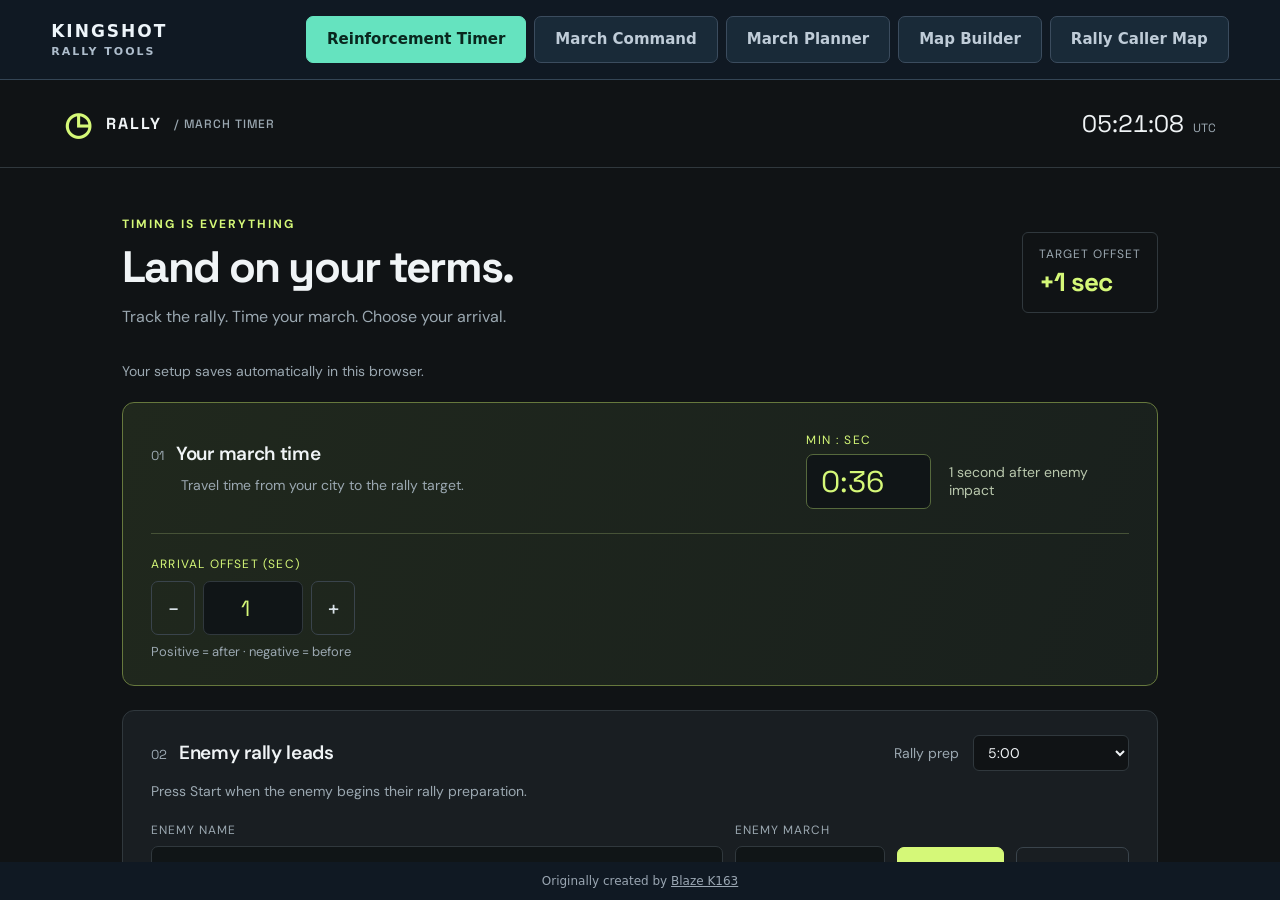
<file: index.html>
<!doctype html>
<html lang="en"><head><meta charset="utf-8"><meta name="viewport" content="width=device-width,initial-scale=1"><title>Kingshot — Rally Tools</title><meta name="description" content="Reinforcement Timer, March Command, March Planner, Map Builder and Rally Caller Map in one workspace."><link rel="icon" href="data:image/svg+xml,%3Csvg xmlns='http://www.w3.org/2000/svg' viewBox='0 0 32 32'%3E%3Crect width='32' height='32' rx='8' fill='%23101923'/%3E%3Cpath d='M6 24 16 6 26 24M10 18h12' stroke='%2365e3bf' fill='none' stroke-width='3'/%3E%3C/svg%3E"><link rel="stylesheet" href="tabs.css"><script defer src="tabs.js"></script></head>
<body><header class="tools-header"><span class="brand">KINGSHOT <small>RALLY TOOLS</small></span><div role="tablist" aria-label="Rally tools"><button type="button" id="reinforcement-tab" role="tab" aria-controls="reinforcement-panel" aria-selected="true">Reinforcement Timer</button><button type="button" id="march-tab" role="tab" aria-controls="march-panel" aria-selected="false" tabindex="-1">March Command</button><button type="button" id="planner-tab" role="tab" aria-controls="planner-panel" aria-selected="false" tabindex="-1">March Planner</button><button type="button" id="builder-tab" role="tab" aria-controls="builder-panel" aria-selected="false" tabindex="-1">Map Builder</button><button type="button" id="caller-map-tab" role="tab" aria-controls="march-panel" aria-selected="false" tabindex="-1">Rally Caller Map</button></div></header>
<main><section id="reinforcement-panel" role="tabpanel" aria-labelledby="reinforcement-tab"><iframe src="reinforcement/" title="Reinforcement Timer" allow="autoplay"></iframe></section><section id="march-panel" role="tabpanel" aria-labelledby="march-tab" hidden><iframe src="march-command/" title="March Command" allow="clipboard-write"></iframe></section><section id="planner-panel" role="tabpanel" aria-labelledby="planner-tab" hidden><iframe src="march-planner/" title="March Planner" allow="clipboard-write"></iframe></section><section id="builder-panel" role="tabpanel" aria-labelledby="builder-tab" hidden><iframe src="map-builder/" title="Map Builder" allow="clipboard-write"></iframe></section></main>
<noscript>Enable JavaScript to switch tabs, or open <a href="reinforcement/">Reinforcement Timer</a> or <a href="march-command/">March Command</a> or <a href="march-planner/">March Planner</a> or <a href="map-builder/">Map Builder</a> directly.</noscript><div class="creator-credit" style="text-align:center;padding:12px 8px;color:#9aa6b2;font:12px system-ui,sans-serif">Originally created by <a href="https://github.com/Cblaze401/kingshot-rally-tools-community" target="_blank" rel="noopener noreferrer" style="color:inherit;text-decoration:underline">Blaze K163</a></div>
</body></html>
</file>
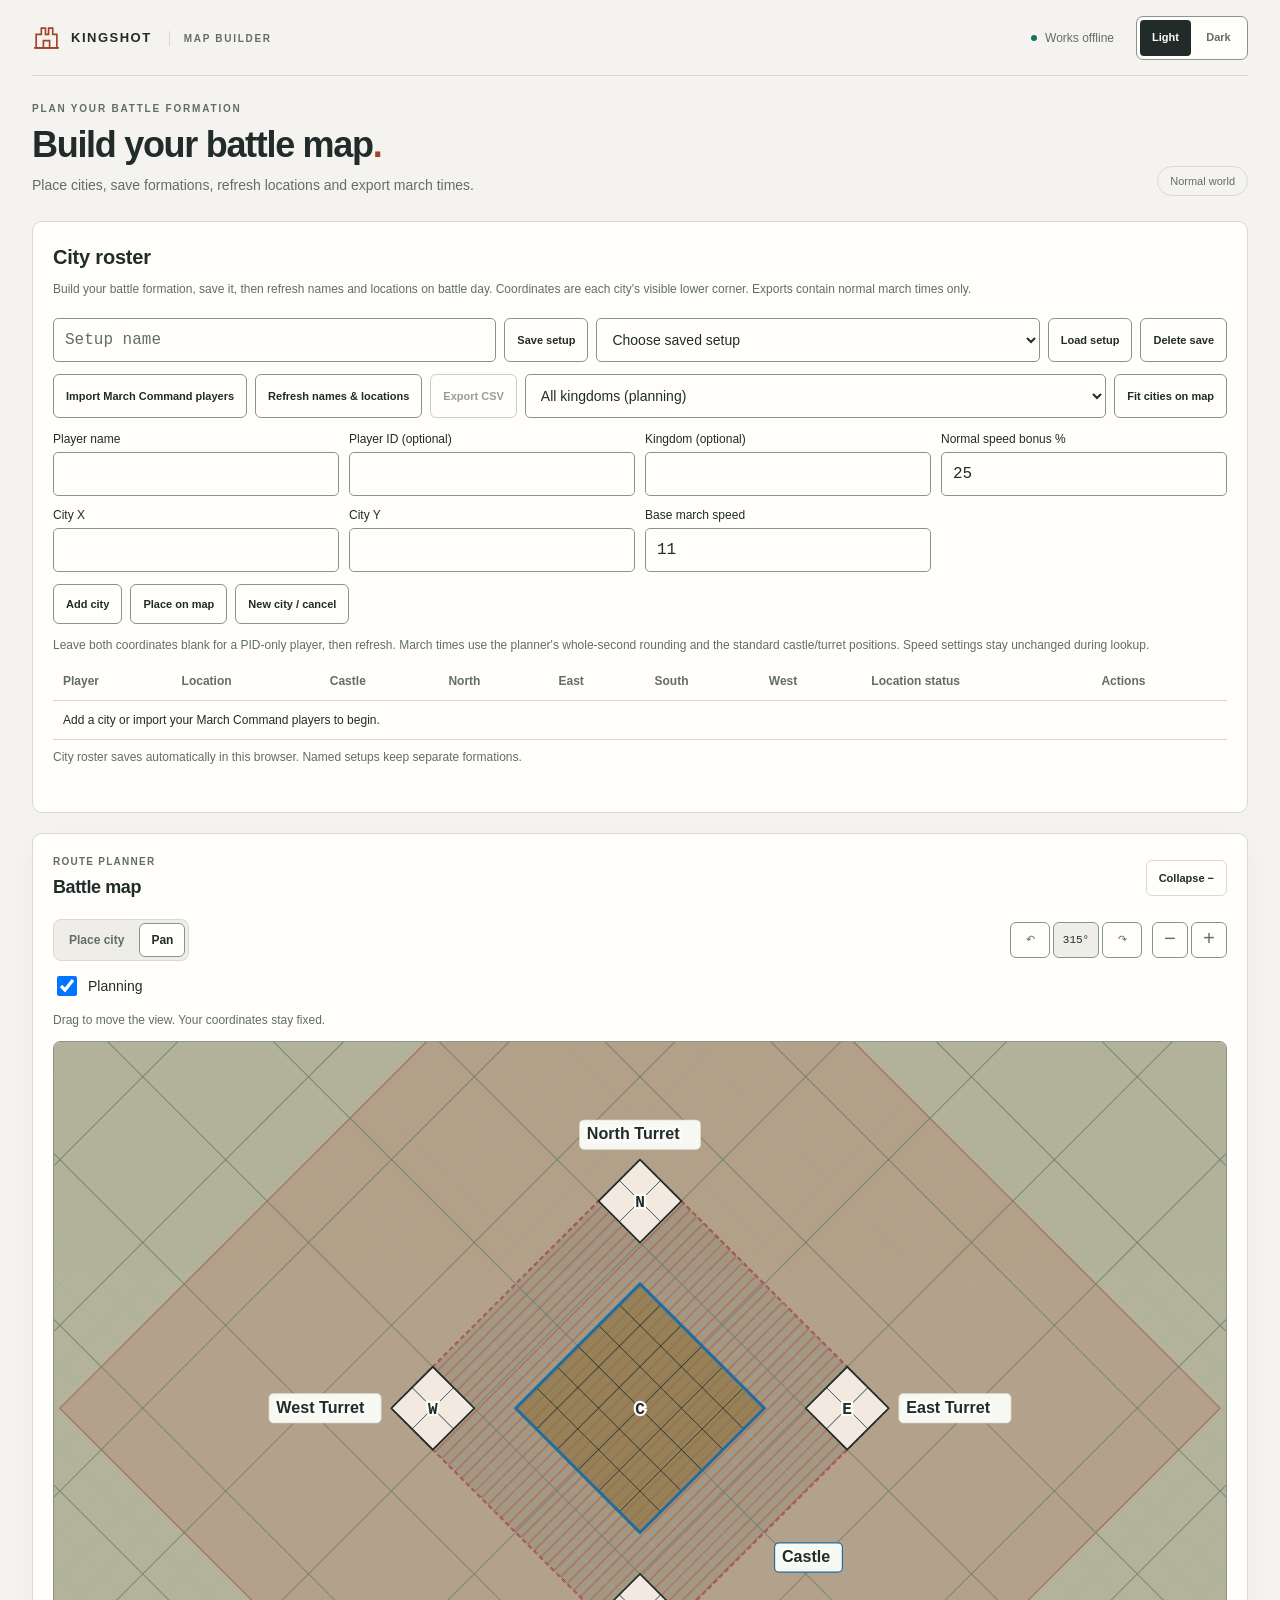
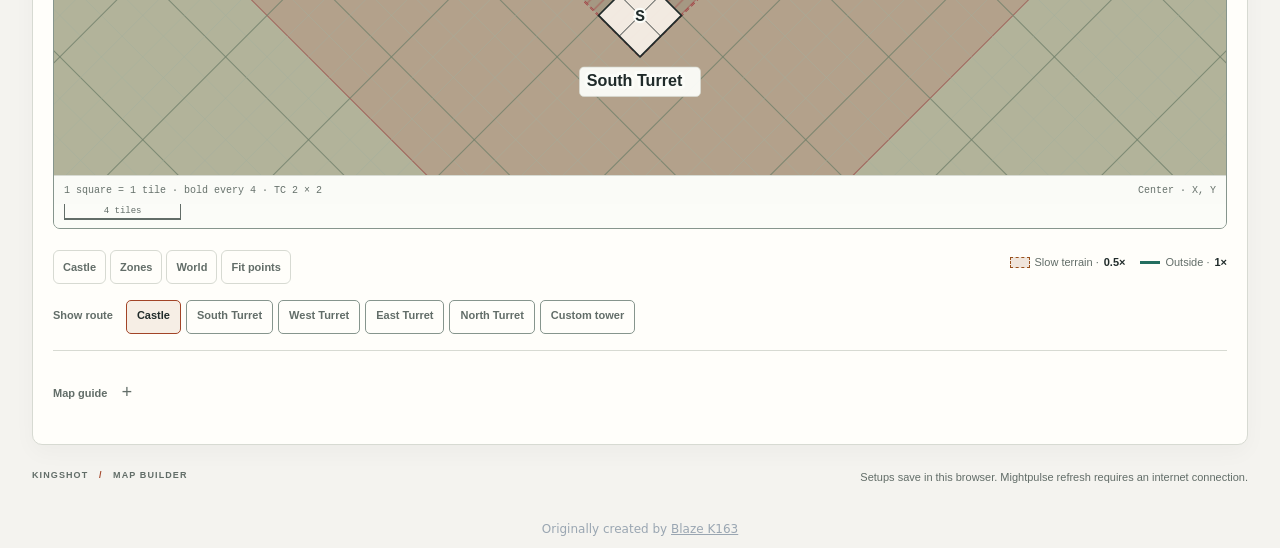
<file: map-builder/index.html>
<!doctype html>
<html lang="en" data-edition="normal-all-marches">
<head>
<meta charset="utf-8"><meta name="viewport" content="width=device-width,initial-scale=1"><meta name="color-scheme" content="light dark">
<meta name="description" content="Build and save Kingshot city formations, refresh player locations and export castle and turret march times.">
<title>Kingshot · Map Builder</title>
<script>try { const theme=localStorage.getItem('march-theme-normal-all-marches'); if (["light", "dark"].includes(theme)) document.documentElement.dataset.theme=theme; } catch {}</script>
<style>
:root{--bg:#f4f3ef;--surface:#fffefa;--surface2:#eeede7;--ink:#202b2a;--muted:#626d68;--line:#d7dad2;--accent:#a24427;--accent-bg:#f6eee5;--pet:#167265;--pet-bg:#e7f2ec;--danger:#a12d32;--input:#fffefa;--focus:#216da0;--shadow:0 8px 22px #1b282308;--mono:ui-monospace,SFMono-Regular,Consolas,"Liberation Mono",monospace;color-scheme:light}
@media(prefers-color-scheme:dark){:root:not([data-theme="light"]){--bg:#111a1a;--surface:#182323;--surface2:#1f2e2d;--ink:#eef1e9;--muted:#a9b8b1;--line:#354642;--accent:#eea681;--accent-bg:#302b24;--pet:#80d8bc;--pet-bg:#203b33;--danger:#ffaaaa;--input:#14201f;--focus:#8acafa;--shadow:none;color-scheme:dark}}
:root[data-theme="dark"]{--bg:#111a1a;--surface:#182323;--surface2:#1f2e2d;--ink:#eef1e9;--muted:#a9b8b1;--line:#354642;--accent:#eea681;--accent-bg:#302b24;--pet:#80d8bc;--pet-bg:#203b33;--danger:#ffaaaa;--input:#14201f;--focus:#8acafa;--shadow:none;color-scheme:dark}
*{box-sizing:border-box}body{margin:0;background:var(--bg);color:var(--ink);font:14px/1.5 -apple-system,BlinkMacSystemFont,"Segoe UI",sans-serif}button,input,select,textarea{font:inherit}button,summary,select{cursor:pointer}button{color:inherit}button:disabled{cursor:default;opacity:.45}a{color:inherit}input,select,textarea{width:100%;min-width:0;background:var(--input);border:1px solid var(--line);color:var(--ink);border-radius:5px;padding:10px 11px;min-height:44px}input{font:16px/1.35 var(--mono);font-variant-numeric:tabular-nums}input::placeholder{color:var(--muted);opacity:.75}input:focus,select:focus{border-color:var(--focus)}:focus-visible{outline:2px solid var(--focus);outline-offset:3px}input[aria-invalid="true"],select[aria-invalid="true"]{border-color:var(--danger)}[hidden]{display:none!important}svg{display:block}h1,h2,h3,p{margin:0}h2{font-size:15px;font-weight:650;letter-spacing:-.2px}h3{font-size:15px;margin-bottom:12px}button{touch-action:manipulation}.app{max-width:1260px;margin:auto;padding:0 32px}.masthead{height:84px;display:flex;align-items:center;justify-content:space-between;border-bottom:1px solid var(--line)}.wordmark{display:flex;align-items:center;gap:10px;text-decoration:none;font-size:13px;font-weight:800;letter-spacing:1.5px}.wordmark svg{width:29px;height:29px;color:var(--accent)}.wordmark-sub{display:inline-block;border-left:1px solid var(--line);margin-left:12px;padding-left:14px;font-size:10px;font-weight:550;letter-spacing:1.7px;color:var(--muted)}.header-tools{display:flex;align-items:center;gap:22px}.offline{display:flex;align-items:center;gap:8px;color:var(--muted);font-size:12px}.offline>span{width:6px;height:6px;border-radius:50%;background:var(--pet)}.icon-button{width:40px;height:40px;border:1px solid var(--line);border-radius:50%;background:transparent;display:grid;place-items:center}.icon-button svg{width:20px;height:20px}.icon-button .sun{display:none}.is-dark .icon-button .sun{display:block}.is-dark .icon-button .moon{display:none}.intro{padding:35px 0 30px;display:flex;justify-content:space-between;gap:20px;align-items:center}.eyebrow{font-size:10px;font-weight:750;letter-spacing:1.8px;color:var(--muted);margin-bottom:8px}h1{font-size:clamp(28px,3.3vw,42px);font-weight:650;letter-spacing:-1.5px;line-height:1.18}h1>span{color:var(--accent)}.intro p{margin-top:10px;color:var(--muted)}.intro-meta{display:grid;gap:7px;text-align:right;font-size:12px;color:var(--muted)}.edition{font-size:10px;font-weight:700;letter-spacing:1.1px;color:var(--accent)}.workspace{display:grid;grid-template-columns:310px minmax(0,1fr);background:var(--surface);border:1px solid var(--line);border-radius:10px;overflow:hidden;box-shadow:var(--shadow)}.controls{border-right:1px solid var(--line)}.control-section{padding:24px;border-bottom:1px solid var(--line)}.control-section:last-child{border:0}.control-section h2{display:flex;align-items:center;gap:8px;margin-bottom:18px}.section-heading{display:flex;align-items:baseline;justify-content:space-between;gap:6px}.step{font:10px var(--mono);color:var(--accent);letter-spacing:-.3px}.text-button{border:0;background:transparent;color:var(--accent);font-size:11px;font-weight:650;padding:9px 0;min-height:40px;white-space:nowrap}.text-button:hover{text-decoration:underline}.field{min-width:0}.field-pair{display:grid;grid-template-columns:1fr 1fr;gap:12px}.field label{display:block;font-size:12px;font-weight:600;margin:0 0 7px}.hint{color:var(--muted);font-size:11px;line-height:1.65;margin-top:9px}.coordinate-readout{margin-top:14px;font-size:10px;color:var(--muted);display:flex;justify-content:space-between;gap:10px}.coordinate-readout span{font-family:var(--mono);color:var(--ink);overflow-wrap:anywhere;text-align:right}.input-affix{position:relative}.input-affix input{padding-right:33px}.input-affix>span{position:absolute;right:13px;top:11px;color:var(--muted);font-family:var(--mono);pointer-events:none}.field-error{display:block;font-size:11px;color:var(--danger);margin-top:5px;line-height:1.5}.field-error:empty{display:none}.base-field{margin-top:19px}.label-note{float:right;font-weight:400;color:var(--muted);font-size:10px}.pet-setting{margin-top:22px;border-top:1px solid var(--line);padding-top:18px}.toggle-label{display:flex;position:relative;align-items:center;justify-content:space-between;gap:16px;cursor:pointer;min-height:38px}.toggle-label strong{display:block;font-size:13px;font-weight:650}.toggle-label small{color:var(--muted);font-size:11px}.toggle-label input{position:absolute;right:0;width:40px;height:24px;min-height:0;opacity:0;margin:0}.switch{flex:none;display:block;width:38px;height:22px;border-radius:20px;background:var(--muted);padding:3px}.switch:after{content:"";display:block;width:16px;height:16px;border-radius:100%;background:var(--surface)}.toggle-label input:checked+.switch{background:var(--pet)}.toggle-label input:checked+.switch:after{transform:translateX(16px)}.toggle-label input:focus-visible+.switch{outline:2px solid var(--focus);outline-offset:4px}#pet-fields{padding-top:16px}.optional{margin-left:auto;color:var(--muted);font-size:8px;letter-spacing:.8px}.custom-section>.field{margin-top:14px}.results{min-width:0;padding:27px 28px 24px}.results-top{display:flex;align-items:center;justify-content:space-between;gap:12px}.results-top .eyebrow{font-size:9px;margin-bottom:6px}.results-top h2{font-size:24px;letter-spacing:-.6px}.button{border:1px solid var(--line);background:var(--surface);border-radius:5px;font-size:11px;font-weight:600;padding:9px 12px;min-height:38px;display:inline-flex;align-items:center;justify-content:center;gap:7px}.button:not(:disabled):hover,.icon-button:hover{background:var(--surface2)}.button svg{width:16px;height:16px}.result-status{display:flex;align-items:center;gap:8px;background:var(--surface2);padding:10px 12px;border-radius:4px;margin-top:23px;color:var(--muted);font-size:11px;min-height:38px}.status-dot{width:5px;height:5px;border-radius:50%;background:var(--muted);flex:none}.result-status.ready .status-dot{background:var(--pet)}.time-key{display:flex;align-items:center;justify-content:space-between;gap:8px;flex-wrap:wrap;margin:20px 0 12px;font-size:10px;color:var(--muted)}.time-key>span:first-child{display:flex;align-items:center;gap:6px}.key-mark{height:6px;width:6px;background:var(--ink);display:inline-block}table{width:100%;border-collapse:collapse;table-layout:fixed}th{color:var(--muted);font-size:9px;font-weight:650;letter-spacing:1px;text-align:right;padding:13px 12px;border-bottom:1px solid var(--line)}th:first-child{text-align:left;padding-left:0;width:33%}th:last-child{padding-right:0}th.pet-column{color:var(--pet)}#pet-header-state{display:inline-block;font:8px var(--mono);margin-left:4px;color:var(--muted)}td{border-bottom:1px solid var(--line);padding:18px 12px;vertical-align:top;text-align:right;min-width:0}td:first-child{padding-left:0;text-align:left}td:last-child{padding-right:0}tr.castle td{background:var(--accent-bg)}tr.castle td:first-child{padding-left:12px;border-radius:5px 0 0 0;border-left:2px solid var(--accent)}tr.castle td:last-child{padding-right:10px;border-radius:0 5px 0 0}.target-name{font-weight:650;font-size:13px;margin-top:2px;line-height:1.4;overflow-wrap:anywhere}.native-name{display:block;font-size:10px;color:var(--muted);font-weight:400;margin-top:2px}.target-coords{font:10px/1.5 var(--mono);color:var(--muted);margin-top:7px;overflow-wrap:anywhere}.time-value{font:500 30px/1.1 var(--mono);letter-spacing:-1.6px;overflow-wrap:anywhere}.time-value .unit{font-size:12px;letter-spacing:0;margin-left:3px;color:var(--muted)}.pet-cell .time-value{color:var(--pet)}.duration{font:10px/1.4 var(--mono);color:var(--muted);margin:6px 0}.raw{font:9px/1.6 var(--mono);color:var(--muted);overflow-wrap:anywhere;word-break:normal}.raw .raw-label{font-family:-apple-system,BlinkMacSystemFont,"Segoe UI",sans-serif;font-size:9px;letter-spacing:.1px}.empty-value{font:24px/1.2 var(--mono);color:var(--line)}.cell-note{font-size:10px;color:var(--muted);margin-top:5px;line-height:1.5}.cell-error{font-size:11px;line-height:1.5;color:var(--muted)}.result-foot{display:flex;justify-content:space-between;gap:12px;font-size:10px;color:var(--muted);padding:14px 0 20px}details{border-top:1px solid var(--line)}summary{list-style:none;padding:17px 0;display:flex;align-items:center;gap:12px;font-size:12px;font-weight:650;min-height:48px}summary::-webkit-details-marker{display:none}summary:after{content:"+";font:18px var(--mono);color:var(--muted);margin-left:2px}details[open]>summary:after{content:"−"}.summary-note{color:var(--muted);font-size:10px;font-weight:400;margin-left:auto;text-align:right}.details-content{padding:0 0 20px}.details-content p{color:var(--muted);font-size:12px;line-height:1.7;margin-bottom:12px}.route-details .field{max-width:260px;margin-bottom:16px}#route-content{font-size:11px;color:var(--muted)}.route-endpoints{font:11px var(--mono);margin:14px 0;overflow-wrap:anywhere}.segment-list{display:grid;gap:9px;margin:14px 0}.segment{border-left:2px solid var(--line);padding:4px 0 4px 10px;display:grid;gap:4px;overflow-wrap:anywhere}.segment strong{color:var(--ink);font-size:11px}.segment code{font-size:10px;font-family:var(--mono)}.model-note{font-size:11px;line-height:1.75;color:var(--muted);border-top:1px solid var(--line);padding-top:16px}.model-note strong{font-weight:600;color:var(--ink)}.model-note em{font-style:normal}.support{margin-top:24px;border-bottom:1px solid var(--line)}.support details:first-child{border-top:0}.support summary{padding:18px 0;font-size:13px}.support .details-content{padding:2px 0 24px}.preset-grid{display:grid;grid-template-columns:repeat(5,minmax(0,1fr));gap:18px;margin:18px 0}.preset-block{min-width:0}.preset-block h3{font-size:12px;margin-bottom:12px}.preset-block .field-pair{gap:7px}.preset-block input{font-size:13px;padding:8px}.preset-block .field label{font-size:10px}.preset-block .alias-field{margin-top:10px}.preset-block select{font-size:11px;padding:8px}.preset-block .preset-center{font-size:10px;margin:8px 0 0;overflow-wrap:anywhere}.notes-grid{display:grid;grid-template-columns:1fr 1fr;gap:48px}.formula{font-family:var(--mono);background:var(--surface2);border-left:2px solid var(--accent);padding:14px;font-size:11px!important;overflow-wrap:anywhere}footer{display:flex;justify-content:space-between;gap:15px;color:var(--muted);font-size:10px;padding:25px 0 30px}footer>span:first-child{font-weight:650;font-size:9px;letter-spacing:1.1px}.footer-slash{padding:0 7px;color:var(--accent)}.notice{position:fixed;bottom:22px;left:50%;transform:translateX(-50%);max-width:calc(100% - 28px);background:var(--ink);color:var(--surface);font-size:12px;padding:12px 18px;border-radius:6px;box-shadow:0 6px 24px #0002;z-index:3;pointer-events:none}.notice:empty{display:none}#copy-fallback{margin-top:22px}#copy-fallback label{display:block;margin-bottom:8px}#copy-text{font-family:var(--mono);font-size:12px}.sr-only{position:absolute;width:1px;height:1px;padding:0;margin:-1px;overflow:hidden;clip:rect(0,0,0,0);white-space:nowrap;border:0}.no-script{padding:20px;color:var(--danger)}
@media(min-width:1100px){.results{padding-left:36px;padding-right:36px}td{padding-top:19px;padding-bottom:19px}.time-value{font-size:33px}}
@media(max-width:900px){.app{padding:0 22px}.workspace{grid-template-columns:280px minmax(0,1fr)}.control-section{padding:20px}.results{padding:23px 20px}.results-top h2{font-size:21px}.time-value{font-size:26px}.results-top .button{padding:8px;font-size:10px}.time-key{font-size:9px}.preset-grid{grid-template-columns:repeat(3,minmax(0,1fr))}td,th{padding-left:8px;padding-right:8px}.intro-meta{display:none}}
@media(max-width:740px){.app{padding:0 18px}.masthead{height:68px}.wordmark-sub{font-size:8px;margin-left:8px;padding-left:9px}.header-tools{gap:12px}.offline{display:none}.intro{padding:26px 0 22px}.intro p{font-size:12px}.workspace{grid-template-columns:1fr}.controls{border-right:0;display:grid;grid-template-columns:1fr 1fr;border-bottom:1px solid var(--line)}.control-section{padding:20px}.control-section:first-child{border-right:1px solid var(--line)}.control-section:nth-child(2){grid-row:span 2;border-bottom:0}.custom-section{border-right:1px solid var(--line)!important}.results{padding:24px}.results-top h2{font-size:24px}.time-value{font-size:31px}.time-key{font-size:10px}.notes-grid{gap:24px}.model-note{font-size:11px}.result-foot{padding-bottom:16px}}
@media(max-width:510px){.app{padding:0 12px}.wordmark{font-size:11px;letter-spacing:1px}.wordmark-sub{display:none}.intro{padding-top:24px}.eyebrow{font-size:9px}h1{font-size:29px;letter-spacing:-1px}.controls{display:block}.control-section{padding:20px;border-right:0!important}.control-section:nth-child(2){border-bottom:1px solid var(--line)}.control-section h2{font-size:14px}.custom-section{border-right:0!important}.results{padding:23px 14px 20px}.results-top h2{font-size:23px}.results-top .button{font-size:10px;padding:8px}.results-top .eyebrow{font-size:8px}.time-key{font-size:9px;align-items:flex-start;flex-direction:column;gap:4px;margin-top:15px}.result-status{margin-top:18px}.time-value{font-size:26px;letter-spacing:-1.2px}.target-name{font-size:11px}.target-coords{font-size:9px}.native-name{font-size:9px}.raw{font-size:9px}.duration{font-size:9px}th{font-size:8px;letter-spacing:.5px;padding:12px 5px}th:first-child{width:33%}td{padding:18px 5px}tr.castle td:first-child{padding-left:7px}tr.castle td:last-child{padding-right:6px}.pet-column #pet-header-state{display:block;margin-left:0;margin-top:2px}.time-value .unit{font-size:10px;margin-left:2px}.summary-note{font-size:9px;max-width:48%}.support summary{font-size:12px}.preset-grid{grid-template-columns:1fr 1fr;gap:20px 16px}.notes-grid{grid-template-columns:1fr;gap:12px}footer{flex-direction:column;gap:6px}.result-foot{font-size:9px}.cell-note{font-size:9px}.label-note{font-size:10px}}
.raw{margin-top:8px;font-size:11px}.raw .raw-label{font-size:10px}.time-value .unit{margin-left:5px}.toggle-label{min-height:44px}.icon-button{width:44px;height:44px}
@media(min-width:741px){.control-section{padding-top:20px;padding-bottom:20px}.control-section h2{margin-bottom:13px}.base-field{margin-top:15px}.pet-setting{margin-top:17px;padding-top:13px}.hint{line-height:1.55}.coordinate-readout{margin-top:10px}#pet-fields{padding-top:11px}}
@media(max-width:510px){.raw{font-size:10px;line-height:1.6}.raw .raw-label{font-size:9px}.control-section{padding-top:17px;padding-bottom:17px}.control-section h2{margin-bottom:12px}.hint{margin-top:7px;line-height:1.55}.base-field{margin-top:15px}.pet-setting{margin-top:16px;padding-top:12px}.time-value .unit{margin-left:3px}}
:root{--control-line:#86958d}
@media(prefers-color-scheme:dark){:root:not([data-theme="light"]){--control-line:#667e73}}
:root[data-theme="dark"]{--control-line:#667e73}
input,select,textarea,.button,.icon-button{border-color:var(--control-line)}input::placeholder{opacity:1}.mobile-jump{display:none;color:var(--accent);font-size:12px;font-weight:600;padding:12px 0 0;min-height:44px}
@media(max-width:740px){.mobile-jump{display:inline-flex;gap:8px;align-items:center}.raw .raw-label{display:block}}
@media(prefers-reduced-motion:no-preference){.switch:after{transition:transform .15s}}

/* The third choice reveals the portrait; the normal themes retain their compact intro. */
.theme-picker{display:flex;gap:2px;padding:3px;border:1px solid var(--control-line);border-radius:7px;background:var(--surface);flex:none}
.theme-picker button{border:0;border-radius:4px;background:transparent;color:var(--muted);min-height:36px;min-width:51px;padding:8px 10px;font-size:11px;font-weight:650}
.theme-picker button:hover{background:var(--surface2);color:var(--ink)}
.theme-picker button[aria-pressed="true"]{background:var(--ink);color:var(--surface)}
.theme-picker button:focus-visible{outline-offset:1px}

@media(max-width:900px){footer{flex-wrap:wrap}.header-tools{gap:14px}}
@media(max-width:510px){.theme-picker button{min-width:46px;padding:8px;font-size:10px}.masthead{gap:8px}.header-tools{gap:0}}


.display-controls{display:flex;align-items:center;justify-content:flex-end;gap:10px;margin-top:16px;flex-wrap:wrap}
.display-controls>span{font-size:11px;color:var(--muted)}
.format-picker{display:flex;gap:2px;padding:3px;border:1px solid var(--control-line);border-radius:6px;background:var(--surface)}
.format-picker button{border:0;border-radius:3px;background:transparent;color:var(--muted);min-height:36px;padding:8px 12px;font-size:11px;font-weight:600;white-space:nowrap}
.format-picker button:hover{background:var(--surface2);color:var(--ink)}
.format-picker button[aria-pressed="true"]{background:var(--ink);color:var(--surface)}
.format-picker button:focus-visible{outline-offset:1px}
.display-controls+.time-key{margin-top:14px}
@media(max-width:510px){.display-controls{justify-content:space-between;gap:6px}.format-picker button{padding:8px 10px;font-size:10px}.result-foot #time-format-note{text-align:right;max-width:55%}[data-display-format="minutes-seconds"] .time-value{font-size:24px;letter-spacing:-1.2px}}



/* Map edition: a compact plotting surface using the existing theme tokens. */
.map-panel{--map-zone:#eee7d2;--map-zone-edge:#8d7340;--map-grid:#b8c2b6;--map-bg:#edf2e9;--map-route:#326d60;--map-slow:#966522;--map-label:#fafaf5;margin:18px 0 24px;padding:18px;border:1px solid var(--line);border-radius:7px;background:var(--surface);min-width:0}
.is-dark .map-panel{--map-zone:#343628;--map-zone-edge:#bba16b;--map-grid:#4d6258;--map-bg:#14201f;--map-route:#8ac7b2;--map-slow:#efbd78;--map-label:#172421}
[data-theme="mike"] .map-panel{--map-zone:#242c38;--map-zone-edge:#839cab;--map-grid:#3c5068;--map-bg:#0b111c;--map-route:#66dffe;--map-slow:#e3ba8e;--map-label:#101521}
[data-theme="furion"] .map-panel{--map-zone:#303821;--map-zone-edge:#a6a468;--map-grid:#405942;--map-bg:#0d1912;--map-route:#79d7c3;--map-slow:#d8c48b;--map-label:#121f18}
.map-heading{display:flex;justify-content:space-between;align-items:center;gap:10px;margin-bottom:13px}.map-heading .eyebrow{font-size:8px;letter-spacing:1.3px;margin-bottom:5px}.map-heading h3{font-size:16px;font-weight:650;letter-spacing:-.3px;margin:0}.map-badge{font:8px var(--mono);letter-spacing:.8px;color:var(--muted);white-space:nowrap}
.map-toolbar{display:flex;align-items:center;justify-content:space-between;gap:8px;margin-bottom:12px;flex-wrap:wrap}.map-modes,.map-zoom{display:flex;gap:3px}.map-modes{padding:3px;border:1px solid var(--control-line);border-radius:5px}.map-panel button{font-size:11px;font-weight:600;background:var(--surface);color:var(--muted);border:1px solid var(--control-line);border-radius:4px;min-height:40px;padding:8px 11px}.map-modes button{border:0;min-height:34px;padding:7px 12px}.map-panel button:hover{color:var(--ink);background:var(--surface2)}.map-panel button[aria-pressed="true"]{background:var(--ink);color:var(--surface)}.map-zoom button{font:22px/1 var(--mono);width:40px;padding:4px}.map-panel button:focus-visible{outline-offset:2px}
.map-viewport{position:relative;border:1px solid var(--control-line);border-radius:5px;overflow:hidden;background:var(--map-bg)}#march-map-svg{display:block;width:100%;height:auto;aspect-ratio:8/5;touch-action:none;user-select:none;cursor:crosshair;color:var(--ink)}#march-map-svg:focus-visible{outline-offset:-4px}#march-map-svg[data-map-mode="pan"]{cursor:grab}#march-map-svg.is-dragging{cursor:grabbing}.map-readout{position:relative;display:flex;justify-content:space-between;gap:8px;background:var(--map-label);border-top:1px solid var(--line);padding:5px 9px;font:9px/1.4 var(--mono);color:var(--muted);pointer-events:none;opacity:.96}.map-readout span{overflow-wrap:anywhere}
.map-grid-line{stroke:var(--map-grid);stroke-width:.7;opacity:.48;vector-effect:non-scaling-stroke}.map-grid-major{stroke-width:1;opacity:.75}.map-zone-central{fill:var(--map-zone);stroke:var(--map-zone-edge);stroke-width:1.5;stroke-dasharray:6 4;vector-effect:non-scaling-stroke}.map-zone-hatch{stroke:var(--map-zone-edge);stroke-width:.5;opacity:.14}.map-zone-label{fill:var(--ink);font-family:var(--mono);font-weight:600;letter-spacing:.7px;paint-order:stroke;stroke:var(--map-zone);stroke-width:5;stroke-linejoin:round;pointer-events:none}.map-route-normal,.map-route-slow{fill:none;stroke-width:3;vector-effect:non-scaling-stroke;stroke-linecap:round;pointer-events:none}.map-route-normal{stroke:var(--map-route)}.map-route-slow{stroke:var(--map-slow);stroke-dasharray:7 4}.map-route-node{fill:var(--surface);stroke:var(--map-slow);stroke-width:1.5;vector-effect:non-scaling-stroke;pointer-events:none}.map-marker{cursor:pointer;outline:none}.map-marker[data-kind="town"],.map-marker[data-kind="custom"]{cursor:grab}.map-marker-dot{fill:var(--ink);stroke:var(--surface);stroke-width:2;vector-effect:non-scaling-stroke}.map-marker[data-kind="town"] .map-marker-dot{fill:var(--accent)}.map-marker[data-kind="custom"] .map-marker-dot{fill:var(--pet)}.map-marker[data-kind="castle"] .map-marker-dot{fill:var(--accent)}.map-marker-halo{fill:none;stroke:var(--ink);stroke-width:1.5;vector-effect:non-scaling-stroke;opacity:.4}.map-marker.is-selected .map-marker-halo,.map-marker:focus-visible .map-marker-halo{stroke:var(--focus);stroke-width:3;opacity:1}.map-marker:focus-visible .map-marker-dot{stroke:var(--focus);stroke-width:3}.map-marker.is-overlap .map-marker-halo{stroke-dasharray:3 3}.map-marker-label,.map-marker-time{fill:var(--ink);font-family:-apple-system,BlinkMacSystemFont,"Segoe UI",sans-serif;font-weight:600;paint-order:stroke;stroke:var(--map-label);stroke-width:4;stroke-linejoin:round;pointer-events:none}.map-marker-time{font-family:var(--mono);font-weight:400;fill:var(--muted)}.map-cursor-line{stroke:var(--focus);stroke-width:1.5;stroke-dasharray:3 3;vector-effect:non-scaling-stroke;pointer-events:none}.map-cursor-dot{fill:var(--surface);stroke:var(--focus);stroke-width:2;vector-effect:non-scaling-stroke;pointer-events:none}
.map-view-controls{display:flex;gap:6px;margin-top:10px;flex-wrap:wrap}.map-view-controls button{background:transparent;border-color:var(--line);font-size:10px;padding:7px 10px;min-height:36px}.map-legend{display:flex;align-items:center;gap:7px 15px;flex-wrap:wrap;font-size:10px;color:var(--muted);margin:13px 0 10px}.map-legend>span{display:inline-flex;align-items:center;gap:6px}.map-swatch{display:inline-block;width:10px;height:10px;border-radius:2px;background:var(--map-bg);border:1px solid var(--map-grid);flex:none}.map-swatch.slow{background:var(--map-zone);border-color:var(--map-zone-edge)}.map-swatch.town{border-radius:50%;background:var(--accent);border-color:var(--accent)}.map-swatch.custom{background:var(--pet);border-color:var(--pet);transform:rotate(45deg);width:8px;height:8px}.map-help,.map-coordinate-note,.map-status{font-size:11px;line-height:1.55;color:var(--muted)}.map-coordinate-note{font-size:10px;margin-top:4px}.map-status{margin-top:10px;font-size:10px;min-height:16px}.map-selection{margin-top:14px;padding:13px 0 12px;border-top:1px solid var(--line);font-size:12px;line-height:1.65;overflow-wrap:anywhere}.map-selection strong{color:var(--ink)}.map-selection span{font-variant-numeric:tabular-nums}.map-selection p{margin:3px 0 0;color:var(--muted);font-size:11px}.map-targets{display:grid;grid-template-columns:repeat(3,minmax(0,1fr));gap:6px}.map-panel .map-target-button{display:flex;flex-direction:column;align-items:flex-start;text-align:left;padding:9px 10px;gap:4px;min-height:61px;min-width:0;overflow-wrap:anywhere}.map-target-name{font-size:11px;font-weight:650}.map-target-time{font:11px/1.55 var(--mono)}.map-target-state{font-size:10px;font-weight:400}.map-panel .map-target-button[aria-pressed="true"]{background:var(--accent-bg);color:var(--ink);border-color:var(--accent)}.map-panel .map-target-button:disabled{opacity:.75}.map-target-button .pet-time{color:var(--pet)}
@media(max-width:1100px) and (min-width:741px){.map-panel{padding:13px}.map-badge{display:none}.map-modes button{padding:7px 8px}.map-targets{grid-template-columns:repeat(2,minmax(0,1fr))}}
@media(max-width:510px){.map-panel{padding:11px;margin-top:15px;margin-left:-4px;margin-right:-4px}.map-heading h3{font-size:15px}.map-badge{display:none}.map-heading .eyebrow{font-size:8px}.map-toolbar{gap:8px}.map-modes{width:100%;justify-content:space-between}.map-modes button{padding:7px 9px;flex:1;font-size:10px;min-height:36px}.map-zoom{margin-left:auto}.map-toolbar{margin-bottom:8px}.map-readout{font-size:8px;padding:4px 6px}.map-readout span:first-child{max-width:36%}.map-view-controls{gap:4px}.map-view-controls button{padding:7px;font-size:9px;flex:1;min-height:40px}.map-legend{font-size:9px;gap:7px 10px}.map-help{font-size:10px}.map-coordinate-note{font-size:9px}.map-targets{grid-template-columns:repeat(2,minmax(0,1fr))}.map-panel .map-target-button{padding:8px;min-height:67px}.map-target-time{font-size:10px}.map-target-name{font-size:10px}}

.map-marker-icon{color:var(--surface);pointer-events:none}.map-marker-leader{stroke:var(--muted);stroke-width:1;stroke-dasharray:2 2;vector-effect:non-scaling-stroke;pointer-events:none}.map-marker-hit{fill:transparent;stroke:none}

.map-marker-letter{fill:var(--surface);font-family:var(--mono);font-weight:700;pointer-events:none}
.map-marker-origin{fill:var(--ink);pointer-events:none}#map-cluster-note{margin:0 0 9px}
.map-tools{display:flex;align-items:center;gap:12px;margin-left:auto}.map-rotation{display:flex;gap:3px}.map-panel .map-rotation button{font-size:11px;min-width:40px;padding:7px 8px;white-space:nowrap}.map-panel #map-reset-rotation{min-width:46px;color:var(--ink);background:var(--surface2);font-family:var(--mono);font-variant-numeric:tabular-nums}#map-angle{display:inline-block;min-width:3ch;text-align:center}
@media(max-width:510px){.map-tools{width:100%;justify-content:space-between;gap:6px;margin-left:0}.map-tools .map-zoom{margin-left:0}.map-panel .map-rotation button{font-size:10px;padding:7px;min-width:38px}.map-panel #map-reset-rotation{min-width:42px}.map-tools .map-zoom button{width:36px;min-width:36px}}


/* Extend the existing field-tool palette and controls; keep all three editions. */
.march-choice>.field+.field{margin-top:14px}.march-choice{background:var(--accent-bg)}
.conditional-fields{border-top:1px solid var(--line);margin-top:15px;padding-top:14px}
.check-label{display:flex;align-items:center;gap:9px;font-size:12px;font-weight:600;min-height:44px;cursor:pointer}
.check-label input{width:18px;height:18px;min-height:18px;flex:none;accent-color:var(--accent);margin:0}
#hunting-fields{margin-top:18px}#speed-rule{color:var(--accent)}
.march-context{padding:11px 13px;border-left:2px solid var(--accent);background:var(--accent-bg);font-size:12px;line-height:1.65;margin:16px 0 4px}
.march-context:empty{display:none}.march-context strong{font-weight:650}
.cap-note{font-size:10px;color:var(--accent);margin-top:7px}.custom-section>.field-pair{margin-top:14px}
#comparison-kind-field{margin:0 0 14px}#base-speed:disabled{opacity:.75;cursor:not-allowed}
.map-targets:has(>.map-target-button:only-of-type){grid-template-columns:1fr}
.profile-facts{font:11px/1.7 var(--mono);overflow-wrap:anywhere}
@media(min-width:511px) and (max-width:740px){
  .controls{grid-template-columns:1fr 1fr;align-items:start}
  .controls .control-section{grid-row:auto;border-bottom:1px solid var(--line)}
  .controls .march-choice{grid-column:1/-1;border-right:0;display:grid;grid-template-columns:1fr 1fr;gap:0 20px}
  .march-choice h2,.march-choice>.hint,.march-choice>.conditional-fields{grid-column:1/-1}
  .march-choice>.field+.field{margin-top:0}
  .controls .town-section{grid-column:1;grid-row:2}
  .controls .speed-section{grid-column:2;grid-row:2 / span 2;border-left:1px solid var(--line)}
  .controls .custom-section{grid-column:1;grid-row:3;border-right:0!important}
}
@media(max-width:510px){.march-context{font-size:11px}.march-choice{padding-top:20px;padding-bottom:20px}}

/* Battle map: true tile footprints, crisp zones, and two discrete terrain speeds. */
.map-panel{--map-zone:#e9e3d6;--map-zone-edge:#8d7340;--map-grid:#a4b1a0;--map-grid-strong:#71806b;--map-bg:#eef1e8;--map-route:#236e60;--map-slow:#98501c;--map-label:#fbfcf8;--map-forbidden:#a54545;margin:24px 0;padding:20px;border:1px solid var(--line);border-radius:10px;background:var(--surface);min-width:0}
.is-dark .map-panel{--map-zone:#343628;--map-zone-edge:#bba16b;--map-grid:#496052;--map-grid-strong:#8b9e8d;--map-bg:#16201b;--map-route:#76d9bf;--map-slow:#efb175;--map-label:#19251f;--map-forbidden:#ef9494}
[data-theme="mike"] .map-panel{--map-zone:#242c38;--map-zone-edge:#839cab;--map-grid:#3c5068;--map-grid-strong:#839cb8;--map-bg:#0d1420;--map-route:#66dffe;--map-slow:#edb88a;--map-label:#131c2a}
[data-theme="furion"] .map-panel{--map-zone:#303821;--map-zone-edge:#a6a468;--map-grid:#405942;--map-grid-strong:#8caa84;--map-bg:#111d15;--map-route:#79d7c3;--map-slow:#e8c48b;--map-label:#18261c}
.map-heading{display:flex;justify-content:space-between;align-items:center;gap:12px;margin-bottom:18px}.map-heading .eyebrow{font-size:10px;letter-spacing:1.25px;margin-bottom:5px}.map-heading h3{font-size:20px;font-weight:650;letter-spacing:-.4px;margin:0}.map-panel button{font-size:12px;font-weight:600;background:var(--surface);color:var(--muted);border:1px solid var(--control-line);border-radius:6px;min-height:38px;padding:8px 12px}.map-panel button:hover{color:var(--ink);background:var(--surface2)}.map-panel button:focus-visible{outline:2px solid var(--focus);outline-offset:3px}.map-panel button:disabled{opacity:.45;cursor:not-allowed}.map-panel button[aria-pressed="true"]{background:var(--accent-bg);color:var(--ink);border-color:var(--accent)}
#map-content[hidden]{display:none!important}.map-panel.is-collapsed .map-heading{margin-bottom:0}#map-collapse{color:var(--ink);background:transparent;white-space:nowrap;border-color:var(--line);font-size:11px;min-height:36px}
.map-toolbar{display:flex;align-items:center;justify-content:space-between;gap:10px;flex-wrap:wrap}.map-modes,.map-rotation,.map-zoom{display:flex;align-items:center;gap:3px}.map-modes{padding:3px;border:1px solid var(--line);border-radius:8px;background:var(--surface2)}.map-modes button{border:1px solid transparent;background:transparent;min-height:34px;padding:6px 11px}.map-modes button[aria-pressed="true"]{background:var(--surface);border-color:var(--control-line)}.map-tools{display:flex;align-items:center;gap:10px;margin-left:auto}.map-tools button{width:36px;min-width:36px;min-height:36px;padding:3px;font:20px/1 var(--mono)}.map-panel #map-reset-rotation{width:45px;font:11px/1 var(--mono);color:var(--ink);background:var(--surface2)}#map-angle{display:inline-block;min-width:3ch;text-align:center}.map-help{font-size:12px;line-height:1.5;color:var(--muted);margin:10px 0 12px;min-height:18px}
.map-viewport{position:relative;border:1px solid var(--control-line);border-radius:7px;overflow:hidden;background:var(--map-bg)}#march-map-svg{display:block;width:100%;height:auto;aspect-ratio:8/5;touch-action:none;user-select:none;cursor:crosshair;color:var(--ink)}#march-map-svg:focus-visible{outline:2px solid var(--focus);outline-offset:-4px}#march-map-svg[data-map-mode="pan"]{cursor:grab}#march-map-svg.is-dragging{cursor:grabbing}.map-readout{display:flex;justify-content:space-between;align-items:center;gap:10px;background:var(--map-label);border-top:1px solid var(--line);padding:7px 10px 6px;font:10px/1.5 var(--mono);color:var(--muted);pointer-events:none}.map-readout span{overflow-wrap:anywhere}.map-readout span:last-child{text-align:right}.map-readout .is-invalid{color:var(--map-forbidden);font-weight:650}.map-scale-wrap{padding:0 10px 8px;background:var(--map-label);pointer-events:none}#map-scale{display:block;width:80px;white-space:nowrap;border:solid var(--muted);border-width:0 1px 2px;font:9px/1.6 var(--mono);text-align:center;color:var(--muted)}
.map-grid-line{stroke:var(--map-grid);stroke-width:.7;opacity:.63;vector-effect:non-scaling-stroke}.map-grid-major{stroke:var(--map-grid-strong);stroke-width:1.1;opacity:.78}.map-zone-central{fill:var(--map-zone);stroke:var(--map-zone-edge);stroke-width:1.5;vector-effect:non-scaling-stroke}.map-zone-hatch{stroke:var(--map-zone-edge);stroke-width:.5;opacity:.14}.map-zone-label,.map-tracker-zone-label{fill:var(--ink);font-family:var(--mono);font-weight:650;paint-order:stroke;stroke:var(--map-label);stroke-width:4;stroke-linejoin:round;pointer-events:none}.map-route-underlay,.map-route-normal,.map-route-slow{fill:none;vector-effect:non-scaling-stroke;stroke-linecap:round;pointer-events:none}.map-route-underlay{stroke:var(--map-label);stroke-width:7;opacity:.94}.map-route-normal,.map-route-slow{stroke-width:3.4}.map-route-normal{stroke:var(--map-route)}.map-route-slow{stroke:var(--map-slow);stroke-dasharray:8 5}.map-route-node{fill:var(--map-label);stroke:var(--map-slow);stroke-width:2;vector-effect:non-scaling-stroke;pointer-events:none}
.map-tracker-zone{vector-effect:non-scaling-stroke;stroke-width:1}.map-zone-badlands{fill:#e1e2da;stroke:#85745e}.map-zone-plains{fill:#759267;fill-opacity:.18;stroke:#607b57;stroke-opacity:.8}.map-zone-fertile{fill:#558451;fill-opacity:.19;stroke:#477346;stroke-opacity:.85}.map-zone-ruin,.map-zone-ruins{fill:none;stroke:#625b56;stroke-opacity:.9;stroke-width:1}.map-zone-alert{fill:#b64f4b;fill-opacity:.18;stroke:#9e3d3a;stroke-opacity:.9}.map-zone-core{fill:#43534e;fill-opacity:.12;stroke:var(--map-forbidden);stroke-width:2;stroke-dasharray:5 3}.map-core-hatch{stroke:var(--map-forbidden);stroke-width:1;stroke-opacity:.5}.is-dark .map-zone-badlands{fill:var(--map-bg);stroke:#a39784}.is-dark .map-zone-plains{stroke:#9bbd8e;fill-opacity:.25}.is-dark .map-zone-fertile{stroke:#84b581;fill-opacity:.3}.is-dark .map-zone-ruin,.is-dark .map-zone-ruins{stroke:#b5aca4;fill-opacity:.28}.is-dark .map-zone-alert{stroke:#d8837d;fill-opacity:.24}.is-dark .map-zone-core{stroke:var(--map-forbidden);fill-opacity:.2}
.map-marker{cursor:pointer;outline:none}.map-marker[data-kind="town"],.map-marker[data-kind="custom"]{cursor:grab}.map-marker-hit{fill:transparent;stroke:none}.map-footprint-fill{fill:var(--accent-bg);fill-opacity:.96}.map-footprint-cell{fill:none;stroke:var(--ink);stroke-opacity:.6;stroke-width:.85}.map-footprint-outline{fill:none;stroke:var(--ink);stroke-width:1.7}.map-marker[data-kind="town"] .map-footprint-fill{fill:var(--accent)}.map-marker[data-kind="town"] .map-footprint-cell{stroke:var(--surface);stroke-opacity:.95;stroke-width:1.1}.map-marker[data-kind="town"] .map-footprint-outline{stroke:var(--ink);stroke-width:2}.map-marker[data-kind="castle"] .map-footprint-fill{fill:var(--map-zone-edge);fill-opacity:.62}.map-marker[data-kind="custom"] .map-footprint-fill{fill:var(--pet);fill-opacity:.6}.map-marker.is-selected .map-footprint-outline,.map-marker:focus-visible .map-footprint-outline{stroke:var(--focus);stroke-width:3}.map-marker:focus-visible .map-footprint-outline{stroke-dasharray:4 2}.map-footprint-letter{fill:var(--ink);font-family:var(--mono);font-weight:750;paint-order:stroke;stroke:var(--map-label);stroke-width:3;pointer-events:none}.map-label-backdrop{fill:var(--map-label);fill-opacity:.96;stroke:var(--line);stroke-width:.7;vector-effect:non-scaling-stroke}.map-marker.is-selected .map-label-backdrop{stroke:var(--focus);stroke-width:1.2}.map-marker-label,.map-marker-time{fill:var(--ink);font-family:-apple-system,BlinkMacSystemFont,"Segoe UI",sans-serif;font-weight:600;pointer-events:none}.map-marker-time{font-family:var(--mono);font-weight:400;fill:var(--muted)}.map-placement-preview{fill:var(--focus);fill-opacity:.14;stroke:var(--focus);stroke-width:2;stroke-dasharray:4 3}.map-placement-preview.is-invalid{fill:var(--map-forbidden);fill-opacity:.25;stroke:var(--map-forbidden);stroke-width:2.5}.map-cursor-line{stroke:var(--focus);stroke-width:1.5;stroke-dasharray:3 3;vector-effect:non-scaling-stroke;pointer-events:none}
.map-underlay{display:flex;justify-content:space-between;align-items:center;gap:10px 18px;flex-wrap:wrap;margin:11px 0 16px}.map-view-controls{display:flex;gap:4px;flex-wrap:wrap}.map-view-controls button{font-size:11px;min-height:34px;padding:7px 9px;background:transparent;border-color:var(--line)}.map-terrain-key{display:flex;align-items:center;flex-wrap:wrap;gap:8px 15px;color:var(--muted);font-size:11px;line-height:1.5}.map-terrain-key>span{display:inline-flex;align-items:center;gap:5px}.map-terrain-key strong{font-weight:650;color:var(--ink)}.map-terrain-sample{display:inline-block;flex:none;width:20px;border-top:3px solid var(--map-route)}.map-terrain-sample.slow{height:11px;border:1.5px dashed var(--map-slow);background:color-mix(in srgb,var(--map-slow) 14%,transparent)}
.map-destination-picker{display:flex;align-items:baseline;gap:10px 13px;flex-wrap:wrap;margin:0 0 16px}.map-destination-label{font-size:11px;font-weight:600;color:var(--muted);white-space:nowrap}.map-targets{display:flex;flex-wrap:wrap;gap:5px;min-width:0}.map-panel .map-target-button{font-size:11px;min-height:34px;padding:7px 10px;border-radius:5px;white-space:normal;overflow-wrap:anywhere;text-align:left;line-height:1.4}.map-panel .map-target-button[aria-pressed="true"]{background:var(--accent-bg);border-color:var(--accent);color:var(--ink)}.map-guide{border-top:1px solid var(--line);padding-top:11px}.map-guide>summary{font-size:11px;font-weight:600;color:var(--muted);cursor:pointer;width:fit-content;min-height:28px;line-height:28px}.map-guide>summary:hover{color:var(--ink)}.map-guide>summary:focus-visible{outline:2px solid var(--focus);outline-offset:3px}.map-guide-content{font-size:12px;line-height:1.6;color:var(--muted);max-width:76ch;padding-top:7px}.map-guide-content p{margin:10px 0}.map-zone-legend{display:flex;flex-wrap:wrap;gap:8px 16px;margin:2px 0 13px;font-size:11px}.map-zone-legend>span{display:inline-flex;align-items:center;gap:6px}.map-zone-legend i{width:11px;height:11px;border:1px solid #0003;border-radius:2px}.zone-badlands{background:#d8d8d2}.zone-plains{background:#849d78}.zone-fertile{background:#669260}.zone-ruin{background:#827a73}.zone-alert{background:#b65c57}.zone-core{background:#50605b;border-color:var(--map-forbidden)!important;box-shadow:inset 0 0 0 2px var(--map-label)}
.map-terrain-slow-zone{fill:var(--map-slow);fill-opacity:.14;stroke:var(--map-slow);stroke-width:1.8;stroke-dasharray:6 4;vector-effect:non-scaling-stroke}.is-dark .map-terrain-slow-zone{fill-opacity:.11}
@media(max-width:1100px) and (min-width:741px){.map-panel{padding:16px}.map-toolbar{gap:8px}.map-tools{gap:7px}.map-modes button{padding:6px 8px}.map-terrain-key{font-size:10px}}
@media(max-width:540px){.map-panel{padding:14px 12px;margin:20px 0}.map-heading{margin-bottom:14px}.map-heading h3{font-size:18px}.map-heading .eyebrow{font-size:9px}.map-modes{flex:1}.map-modes button{flex:1;padding:7px 8px;min-height:38px;font-size:11px}.map-tools{width:100%;justify-content:space-between;margin:0}.map-tools button{min-width:40px;width:40px;min-height:40px}.map-panel #map-reset-rotation{width:48px}.map-toolbar{gap:7px}.map-help{font-size:11px;margin:9px 0 10px}.map-readout{font-size:9px;gap:8px;padding:7px 8px 5px;align-items:flex-start}.map-readout span:first-child{max-width:47%}.map-readout span:last-child{max-width:51%}.map-scale-wrap{padding:0 8px 7px}.map-underlay{margin:10px 0 14px;gap:10px}.map-view-controls{width:100%;display:grid;grid-template-columns:repeat(4,minmax(0,1fr))}.map-view-controls button{min-height:40px;padding:7px 5px;font-size:10px}.map-terrain-key{font-size:10px;gap:8px 16px}.map-terrain-sample{width:18px}.map-destination-picker{gap:8px;margin-bottom:12px}.map-destination-label{width:100%;font-size:10px}.map-targets{gap:5px}.map-panel .map-target-button{min-height:40px;font-size:10px;padding:8px 10px}.map-guide>summary{font-size:11px;min-height:36px;line-height:36px}.map-guide-content{font-size:11px}.map-zone-legend{font-size:10px;gap:8px 12px}}

/* Public planner: results first, quieter controls, clear numeric hierarchy. */
.app{max-width:1300px;padding:0 32px}.masthead{height:76px}.intro{padding:30px 0 28px}.intro h1{font-size:36px;letter-spacing:-1.3px}.intro p{font-size:14px;margin-top:9px}.world-tag{font-size:11px;color:var(--muted);border:1px solid var(--line);border-radius:30px;padding:6px 12px;white-space:nowrap}
.workspace{grid-template-columns:322px minmax(0,1fr);gap:24px;background:none;border:0;border-radius:0;overflow:visible;box-shadow:none;align-items:start}
.controls{border:1px solid var(--line);border-radius:10px;background:var(--surface);overflow:hidden;box-shadow:var(--shadow)}.control-section{padding:21px 22px}.control-section:last-of-type{border-bottom:0}.control-section h2{font-size:14px;letter-spacing:0;margin-bottom:14px}.march-choice{background:var(--surface)}.choice-fields{display:grid;gap:13px}.field label{font-size:12px;line-height:1.4}.field input,.field select{border-radius:6px;min-height:44px}.field select{font-size:13px}.hint{font-size:11px;line-height:1.55;margin-top:7px}.hint:empty{display:none}.coordinate-readout{font-size:10px;margin-top:9px}.section-heading .text-button{font-size:11px;min-height:30px;padding:0 0 9px}.speed-fields{display:grid;grid-template-columns:minmax(0,1.45fr) minmax(0,1fr);gap:12px}.base-field{margin:0}.pet-setting{margin-top:15px;padding-top:12px}.toggle-label{min-height:35px}.toggle-label strong{font-size:12px}.switch{width:38px}#pet-fields{padding-top:13px}#hunting-fields{margin-top:15px}#speed-rule{font-size:11px}.coordinate-reference{margin-top:13px}.conditional-fields{margin-top:12px;padding-top:12px}
#custom-section{padding-top:0;padding-bottom:0}#destination-settings{border:0}#destination-settings summary{min-height:58px;padding:17px 0;font-size:13px}#destination-settings .summary-note{font-size:10px}.destination-fields{padding-bottom:20px}.destination-fields>.field-pair{margin-top:12px}.custom-section>.field-pair{margin-top:0}.mobile-jump{display:none}
.results{padding:0;display:flex;flex-direction:column;gap:20px;scroll-margin-top:20px}.estimates-card{padding:24px 26px 6px;background:var(--surface);border:1px solid var(--line);border-radius:10px;box-shadow:var(--shadow);min-width:0}.results-top h2{font-size:25px;letter-spacing:-.6px}.results-top .eyebrow{font-size:9px;letter-spacing:1.3px;line-height:1.5;max-width:48ch}.button{min-height:40px;border-radius:6px}.results-top .button{padding:8px 13px;font-size:12px}.result-status{background:none;padding:0;min-height:18px;font-size:12px;margin:12px 0 0;line-height:1.6}.result-status .status-dot{width:5px;height:5px}.march-context{font-size:12px;padding:9px 12px;margin:12px 0 0;border-radius:0 4px 4px 0}.result-toolbar{display:flex;align-items:center;justify-content:space-between;gap:12px;margin:21px 0 13px}.format-picker{border-radius:6px;padding:3px;background:var(--surface2)}.format-picker button{font-size:11px;min-height:32px;min-width:62px;padding:6px 10px}.precision-choice{display:flex;align-items:center;gap:7px;white-space:nowrap;font-size:11px;color:var(--muted);cursor:pointer;min-height:38px}.precision-choice input{min-height:16px;width:16px;height:16px;padding:0;margin:0;accent-color:var(--accent)}
#results-table th{font-size:10px;letter-spacing:.4px;text-transform:none;padding:10px 12px;font-weight:600}#results-table th:first-child{width:42%;padding-left:12px}#results-table td{padding:13px 12px;vertical-align:middle}#results-table td:last-child,#results-table th:last-child{padding-right:12px}.target-name{font-size:13px;margin:0}.target-coords{font-size:10px;margin-top:3px}.target-coords span{display:none}.target-name .native-name{font-size:10px}.result-target{border:0;background:none;color:var(--ink);font-size:13px;font-weight:650;padding:4px 0;text-align:left;cursor:pointer;line-height:1.35}.result-target:hover{color:var(--accent)}.selected-target td{background:var(--accent-bg)}.selected-target td:first-child{box-shadow:inset 2px 0 var(--accent)}.time-value{font-size:29px;letter-spacing:-1.2px;line-height:1.15}.time-value .unit{font-size:11px;color:var(--muted)}.raw{font-size:11px;line-height:1.5;margin-top:6px}.raw .raw-label{font-size:9px;margin-right:4px}.cap-note{font-size:10px;margin-top:5px}.empty-value{font-size:22px;color:var(--muted)}.cell-note{font-size:10px}.cell-error{font-size:11px;color:var(--danger)}.results[data-raw-visible="false"] .raw,.results[data-pet="false"] .pet-cell,.results[data-pet="false"] .pet-column{display:none}.results[data-pet="false"] #results-table th:first-child{width:60%}.result-foot{font-size:11px;padding:13px 0 15px}.raw-description{font-size:11px;line-height:1.6;color:var(--muted);margin-bottom:12px}.route-details summary{font-size:12px;padding:16px 0}.route-details .summary-note{font-size:10px}.route-details .field{max-width:320px}.route-details{margin-top:0}.route-endpoints{font-size:12px}.segment-list{grid-template-columns:repeat(auto-fit,minmax(190px,1fr));gap:12px}.segment{padding:6px 0 6px 12px}.segment strong{font-size:12px}.segment span{font-size:11px}
.empty-results{text-align:center;padding:28px 15px 34px;min-height:225px;border-top:1px solid var(--line)}.empty-results svg{width:48px;height:48px;color:var(--accent);margin:0 auto 13px}.empty-results h3{font-size:17px;letter-spacing:-.2px;margin:0 0 6px}.empty-results p{color:var(--muted);font-size:12px;margin-bottom:15px}.empty-results .button{font-size:11px}.results.is-empty .result-foot,.results.is-empty .route-details,.results.is-empty .result-toolbar,.results.is-empty .result-status{display:none}
#battle-map .map-panel{margin:0;background:var(--surface);border-radius:10px;padding:20px;box-shadow:var(--shadow)}.map-heading h3{font-size:18px}#map-title{letter-spacing:-.4px}.map-panel .map-target-button{font-size:11px}.support{background:var(--surface);border:1px solid var(--line);border-radius:10px;padding:0 22px;margin-top:24px}.support summary{font-size:13px;padding:17px 0}.support .details-content{padding-bottom:20px}.support .details-content p{font-size:12px}.notes-grid{gap:30px}.notes-grid h3{font-size:13px;margin-bottom:8px}footer{padding:24px 0;font-size:11px}.notice{font-size:12px;max-width:min(440px,calc(100% - 32px));text-align:center}.skip-link{position:fixed;top:10px;left:10px;z-index:9;background:var(--ink);color:var(--surface);padding:10px 15px;border-radius:5px;transform:translateY(-160%)}.skip-link:focus{transform:none}
[data-theme="mike"] .intro,[data-theme="furion"] .intro{min-height:206px;margin:22px 0;padding:24px 30px;border-radius:10px}.intro .world-tag{align-self:flex-end}[data-theme="mike"] .intro .world-tag,[data-theme="furion"] .intro .world-tag{display:none}[data-theme="mike"] .intro h1,[data-theme="furion"] .intro h1{font-size:36px;max-width:410px}[data-theme="mike"] .intro p,[data-theme="furion"] .intro p{font-size:12px;max-width:280px}[data-theme="mike"] .intro-copy,[data-theme="furion"] .intro-copy{width:50%}
.skip-link{top:10px;transform:none;clip-path:inset(50%);width:1px;height:1px;overflow:hidden;white-space:nowrap}.skip-link:focus{clip-path:none;width:auto;height:auto;overflow:visible}
@media(min-width:601px){[data-theme="mike"] .mike-portrait img,[data-theme="furion"] .furion-portrait img{height:330px;top:-25px;right:-10px}}
@media(max-width:1050px){.app{padding:0 22px}.workspace{grid-template-columns:290px minmax(0,1fr);gap:18px}.control-section{padding:19px}.estimates-card{padding:22px 20px 5px}.result-toolbar{gap:8px}.precision-choice{font-size:10px}.time-value{font-size:26px}.world-tag{display:none}.intro h1{font-size:32px}.result-target{font-size:12px}.raw{font-size:10px}}
@media(max-width:800px){.workspace{grid-template-columns:1fr;gap:20px}.controls{display:grid;grid-template-columns:1fr 1fr}.controls .control-section{grid-column:auto;grid-row:auto;border:0;border-bottom:1px solid var(--line)}.controls .march-choice{display:block;grid-column:1/-1}.choice-fields{grid-template-columns:1fr 1fr;gap:12px}.controls .town-section{grid-column:1;grid-row:2;border-right:1px solid var(--line)}.controls .speed-section{grid-column:2;grid-row:2 / span 2;border-left:0}.controls .custom-section{grid-column:1;grid-row:3;border-right:1px solid var(--line)!important}.mobile-jump{display:flex;grid-column:1/-1;align-items:center;justify-content:center;min-height:44px;padding:9px;font-size:12px;border-top:1px solid var(--line)}.results-top h2{font-size:25px}.time-value{font-size:29px}.result-target{font-size:13px}.raw{font-size:11px}.controls .march-choice h2{margin-bottom:11px}.support{margin-top:20px}.intro{padding:25px 0}.intro h1{font-size:33px}#battle-map .map-panel{padding:18px}}
@media(max-width:510px){.app{padding:0 14px}.masthead{height:66px}.wordmark{font-size:11px;gap:8px}.wordmark svg{width:24px;height:24px}.theme-picker button{min-width:43px;padding:7px;font-size:10px}.intro{padding:24px 0 21px}.intro .eyebrow{font-size:8px;letter-spacing:1.3px}.intro h1{font-size:29px;letter-spacing:-1px}.intro p{font-size:12px;margin-top:8px}.controls{display:block}.control-section{padding:17px 18px}.controls .control-section{border-right:0!important}.control-section h2{font-size:13px;margin-bottom:12px}.choice-fields{gap:10px;grid-template-columns:1fr 1.12fr}.field select{font-size:12px;padding:10px 8px}.hint{font-size:11px}.speed-fields{grid-template-columns:1.3fr 1fr}.estimates-card{padding:20px 15px 3px}.results-top h2{font-size:23px}.results-top .eyebrow{font-size:8px;letter-spacing:1px;max-width:30ch}.results-top .button{font-size:11px;padding:8px 11px}.result-toolbar{margin-top:17px}.precision-choice{font-size:10px}.format-picker button{min-width:57px;min-height:33px;padding:6px 9px;font-size:10px}#results-table th{font-size:9px;padding:10px 8px}#results-table th:first-child{width:39%;padding-left:8px}#results-table td{padding:13px 8px}#results-table td:last-child,#results-table th:last-child{padding-right:8px}.result-target{font-size:12px}.time-value{font-size:25px}.raw{font-size:10px}.raw .raw-label{display:block;margin-right:0;font-size:9px}.result-foot{font-size:10px}.result-status{font-size:11px}.empty-results{padding:23px 5px 28px;min-height:220px}.empty-results h3{font-size:16px}#battle-map .map-panel{padding:13px;margin:0}.support{padding:0 17px}.support summary{font-size:12px}.notes-grid{grid-template-columns:1fr;gap:16px}.result-toolbar{flex-wrap:wrap}.preset-grid{grid-template-columns:1fr 1fr}footer{font-size:10px;gap:6px}.segment-list{grid-template-columns:1fr}.route-details .summary-note{font-size:9px}
  [data-theme="mike"] .intro,[data-theme="furion"] .intro{min-height:235px;display:block;margin:18px 0;padding:139px 20px 21px}[data-theme="mike"] .intro-copy,[data-theme="furion"] .intro-copy{width:100%;max-width:none}[data-theme="mike"] .intro h1,[data-theme="furion"] .intro h1{font-size:27px;max-width:300px}[data-theme="mike"] .intro p,[data-theme="furion"] .intro p{font-size:11px;margin-top:7px;max-width:300px}[data-theme="mike"] .mike-portrait,[data-theme="furion"] .furion-portrait{height:100%;inset:0}[data-theme="mike"] .intro:after{background:linear-gradient(0deg,#080b18 0%,#080b18e8 28%,#080b1880 55%,transparent 85%)}[data-theme="furion"] .intro:after{background:linear-gradient(0deg,#07110c 0%,#07110ce8 28%,#07110c80 55%,transparent 85%)}[data-theme="mike"] .mike-portrait img{object-position:72% 35%}[data-theme="furion"] .furion-portrait img{object-position:83% 34%}
}
@media(max-width:510px){
  .results[data-raw-visible="true"] #results-table thead{position:absolute;width:1px;height:1px;overflow:hidden;clip-path:inset(50%)}
  .results[data-raw-visible="true"] #target-rows tr{display:grid;grid-template-columns:1fr 1fr;border-top:1px solid var(--line);padding-bottom:5px}
  .results[data-raw-visible="true"] #target-rows td{border:0;padding:10px 12px;min-width:0}
  .results[data-raw-visible="true"] #target-rows td:first-child{grid-column:1/-1;display:flex;align-items:center;justify-content:space-between;gap:10px;padding-bottom:0}
  .results[data-raw-visible="true"] .target-coords{margin:0;text-align:right}
  .results[data-raw-visible="true"] .normal-cell,.results[data-raw-visible="true"] .pet-cell{text-align:left}
  .results[data-raw-visible="true"] .normal-cell:before,.results[data-raw-visible="true"] .pet-cell:before{display:block;font-size:10px;color:var(--muted);margin-bottom:5px;content:'Normal'}
  .results[data-raw-visible="true"] .pet-cell:before{content:'With pet';color:var(--pet)}
  .results[data-raw-visible="true"][data-pet="false"] .normal-cell{grid-column:1/-1}
  .results[data-raw-visible="true"] .raw{font-size:10px;letter-spacing:-.1px}.results[data-raw-visible="true"] .raw>span:last-child{display:none}.results[data-raw-visible="true"] .raw-label:after{content:' seconds'}.results[data-raw-visible="true"] .selected-target td:first-child{box-shadow:none}
  .results[data-raw-visible="true"] #target-rows tr.selected-target{box-shadow:inset 2px 0 var(--accent);background:var(--accent-bg)}
}
@media(min-width:511px) and (max-width:600px){
  [data-theme="mike"] .mike-portrait,[data-theme="furion"] .furion-portrait{inset:0;height:100%}
  [data-theme="mike"] .mike-portrait img,[data-theme="furion"] .furion-portrait img{object-position:78% 45%}
  [data-theme="mike"] .intro:after{background:linear-gradient(90deg,#080b18f5 0%,#080b18e6 28%,#080b1860 52%,transparent 75%)}
  [data-theme="furion"] .intro:after{background:linear-gradient(90deg,#07110cf5 0%,#07110ce6 28%,#07110c60 52%,transparent 75%)}
}
</style>
<link rel="stylesheet" href="city-roster.css"><link rel="stylesheet" href="map-builder.css">
</head>
<body>
<a class="skip-link" href="#main">Skip to map builder</a>
<div class="app">
  <header class="masthead">
    <a class="wordmark" href="#main" aria-label="Kingshot Map Builder"><svg viewBox="0 0 28 28" fill="none" aria-hidden="true"><path d="M4 24V11h5V5h4v6h3V5h4v6h4v13H4Z" stroke="currentColor" stroke-width="1.6"/><path d="M11 24v-7h6v7M2 24h24" stroke="currentColor" stroke-width="1.6"/></svg><span>KINGSHOT <span class="wordmark-sub">MAP BUILDER</span></span></a>
    <div class="header-tools"><span class="offline"><span></span>Works offline</span><div id="theme-toggle" class="theme-picker" role="group" aria-label="Color theme"><button type="button" data-theme-choice="light" aria-pressed="false">Light</button><button type="button" data-theme-choice="dark" aria-pressed="false">Dark</button></div></div>
  </header>
  <main id="main">
    <div class="intro"><div class="intro-copy"><div class="eyebrow">PLAN YOUR BATTLE FORMATION</div><h1>Build your battle map<span>.</span></h1><p>Place cities, save formations, refresh locations and export march times.</p></div><span class="world-tag">Normal world</span></div>
    <div class="workspace">
      <aside class="controls" aria-label="Calculation inputs" hidden>
        <section class="control-section march-choice"><h2>March setup</h2><div class="choice-fields"><div class="field"><label for="march-action">March type</label><select id="march-action" aria-describedby="march-help"></select></div><div class="field"><label for="march-target" id="march-target-label">Target</label><select id="march-target" aria-describedby="march-help"></select></div></div><p id="march-help" class="hint"></p>
          <div id="auto-fields" class="conditional-fields" hidden><label class="check-label"><input id="auto-hunt" type="checkbox">Automatic hunting</label><p class="hint">Time to this target. Auto-hunt chooses targets as it runs.</p></div>
          <div id="boss-fields" class="conditional-fields" hidden><div class="field"><label for="boss-activity">Activity travel limit</label><select id="boss-activity" aria-describedby="boss-help"><option value="">No limit applied</option><option value="2940001">30-second activity cap</option></select></div><p id="boss-help" class="hint">Choose the travel limit for your world boss event.</p></div>
        </section>
        <section class="control-section town-section"><div class="section-heading"><h2>Your town</h2><button id="example" class="text-button" type="button">Try example ↗</button></div>
          <div class="field-pair"><div class="field"><label for="town-x">X coordinate</label><input id="town-x" type="number" step="any" inputmode="decimal" placeholder="590" aria-describedby="town-x-error town-placement-error town-help"><span class="field-error" id="town-x-error"></span></div><div class="field"><label for="town-y">Y coordinate</label><input id="town-y" type="number" step="any" inputmode="decimal" placeholder="590" aria-describedby="town-y-error town-placement-error town-help"><span class="field-error" id="town-y-error"></span></div></div>
          <p id="town-placement-error" class="field-error" role="status"></p><p class="hint" id="town-help">Use the coordinates shown in game — your town’s lower corner.</p><p id="origin-center" class="coordinate-readout">Center <span>—, —</span></p>
        </section>
        <section class="control-section speed-section"><h2>March bonuses</h2><div class="speed-fields">
          <div class="field"><label for="normal-bonus">March speed bonus</label><div class="input-affix"><input id="normal-bonus" type="number" value="0" min="0" step="any" inputmode="decimal" aria-describedby="normal-bonus-error bonus-help"><span>%</span></div><span class="field-error" id="normal-bonus-error"></span></div>
          <div class="field base-field"><label for="base-speed">Base speed</label><input id="base-speed" type="number" value="11" min="0" step="any" inputmode="decimal" aria-describedby="base-speed-error base-help"><span class="field-error" id="base-speed-error"></span></div>
          </div><p class="hint" id="bonus-help">Keep pet and hunting bonuses separate.</p><p class="hint" id="base-help">Base speed at 0% bonus. Default: 11.</p><p class="hint" id="speed-rule"></p>
          <div id="hunting-fields" hidden><div class="field"><label for="hunting-bonus">Hunting march bonus</label><div class="input-affix"><input id="hunting-bonus" type="number" value="0" min="0" step="any" inputmode="decimal" aria-describedby="hunting-bonus-error hunting-help"><span>%</span></div><span class="field-error" id="hunting-bonus-error"></span><p class="hint" id="hunting-help">Include applicable hero bonuses here, once.</p></div></div>
          <div class="pet-setting"><label class="toggle-label" for="pet-enabled"><span><strong>Compare pet buff</strong></span><input id="pet-enabled" type="checkbox"><span class="switch" aria-hidden="true"></span></label><div id="pet-fields" hidden><div class="field"><label for="pet-bonus">Pet march bonus</label><div class="input-affix"><input id="pet-bonus" type="number" min="0" step="any" inputmode="decimal" placeholder="e.g. 30" aria-describedby="pet-bonus-error pet-help"><span>%</span></div><span class="field-error" id="pet-bonus-error"></span><p class="hint" id="pet-help">Added to your march speed bonus.</p></div></div></div>
        </section>
        <section class="control-section custom-section" id="custom-section"><details id="destination-settings"><summary><span id="destination-title">Custom destination</span><span id="destination-optional" class="summary-note">Optional</span></summary><div class="destination-fields">
          <div class="field" id="comparison-kind-field"><label for="comparison-kind">Target type</label><select id="comparison-kind"><option value="tower">Tower</option><option value="castle">Castle</option></select></div>
          <div class="field-pair"><div class="field"><label for="custom-x">X coordinate</label><input id="custom-x" type="number" step="any" inputmode="decimal" placeholder="X" aria-describedby="custom-x-error custom-placement-error destination-help"><span class="field-error" id="custom-x-error"></span></div><div class="field"><label for="custom-y">Y coordinate</label><input id="custom-y" type="number" step="any" inputmode="decimal" placeholder="Y" aria-describedby="custom-y-error custom-placement-error destination-help"><span class="field-error" id="custom-y-error"></span></div></div><p id="custom-placement-error" class="field-error" role="status"></p>
          <div class="field coordinate-reference"><label for="custom-anchor">Coordinates refer to</label><select id="custom-anchor"><option value="corner">Visible lower corner</option><option value="point">Movement center</option></select></div><p id="destination-help" class="hint"></p>
        </div></details></section>
        <section class="control-section custom-section" id="leader-section" hidden><h2>Rally leader’s town</h2><div class="field-pair"><div class="field"><label for="leader-x">Leader X</label><input id="leader-x" type="number" step="any" inputmode="decimal" placeholder="X" aria-describedby="leader-x-error leader-placement-error leader-help"><span class="field-error" id="leader-x-error"></span></div><div class="field"><label for="leader-y">Leader Y</label><input id="leader-y" type="number" step="any" inputmode="decimal" placeholder="Y" aria-describedby="leader-y-error leader-placement-error leader-help"><span class="field-error" id="leader-y-error"></span></div></div><p id="leader-placement-error" class="field-error" role="status"></p><div class="field coordinate-reference"><label for="leader-anchor">Coordinates refer to</label><select id="leader-anchor"><option value="corner">Visible lower corner</option><option value="point">Movement center</option></select></div><p class="hint" id="leader-help">Use the leader’s location and your own march bonuses.</p></section>
        <a class="mobile-jump" href="#estimates">View travel times ↓</a>
      </aside>
      <section class="results" id="estimates" aria-label="Map building workspace">
        <div class="estimates-card">
          <div class="results-top"><div><div class="eyebrow" id="result-action-label">ATTACK · CASTLE & TOWERS</div><h2 id="results-title">Travel times</h2></div><button id="copy-results" class="button secondary" type="button" disabled><svg viewBox="0 0 20 20" fill="none" stroke="currentColor" stroke-width="1.5" aria-hidden="true"><rect x="7" y="7" width="9" height="10" rx="1.5"/><path d="M12 7V3H3v10h4"/></svg>Copy</button></div>
          <div id="result-status" class="result-status"><span class="status-dot"></span><span id="status-text">Enter your town coordinates.</span></div><div id="march-context" class="march-context" role="status"></div>
          <div class="result-toolbar"><div class="format-picker" role="group" aria-label="Time format"><button type="button" data-time-format="seconds" aria-pressed="true">Seconds</button><button type="button" data-time-format="minutes-seconds" aria-pressed="false">m:ss</button></div><label class="precision-choice"><input type="checkbox" id="show-raw">Show raw seconds</label></div>
          <div id="empty-results" class="empty-results"><svg viewBox="0 0 56 56" fill="none" aria-hidden="true"><rect x="8" y="8" width="40" height="40" rx="6" stroke="currentColor" stroke-width="1.5"/><path d="M28 8v40M8 28h40" stroke="currentColor" stroke-width="1.5"/><circle cx="28" cy="28" r="7" fill="var(--surface)" stroke="currentColor" stroke-width="1.5"/></svg><h3 id="empty-title">Add your town coordinates</h3><p id="empty-help">Travel times update as you type.</p><button id="empty-map" type="button" class="button secondary">Place your town on the map ↗</button></div>
          <table id="results-table"><caption class="sr-only">Travel time for each destination, with an optional pet comparison and unrounded seconds.</caption><thead><tr><th scope="col">Destination</th><th scope="col">Normal</th><th scope="col" class="pet-column">With pet <span id="pet-header-state">OFF</span></th></tr></thead><tbody id="target-rows"></tbody></table>
          <div class="result-foot"><span id="target-count"></span><span id="time-format-note"></span></div>
          <p class="raw-description" id="raw-display-key" hidden>Raw seconds are the total before rounding.</p><span id="time-display-key" class="sr-only"></span>
          <details class="route-details" id="route-details"><summary><span>Route details</span><span class="summary-note">Terrain & timing</span></summary><div class="details-content"><div class="field"><label for="inspect-target">Destination</label><select id="inspect-target"><option value="castle">Castle</option></select></div><div id="route-content"></div></div></details>
        </div>
        <section id="city-roster" aria-label="Saved city roster"></section>
<div id="battle-map"><section class="map-panel" aria-labelledby="map-title">
  <div class="map-heading"><div><div class="eyebrow">ROUTE PLANNER</div><h3 id="map-title">Battle map</h3></div><button id="map-collapse" type="button" aria-expanded="true" aria-controls="map-content">Collapse −</button></div>
  <div id="map-content">
    <div class="map-toolbar">
      <div class="map-modes" role="group" aria-label="Map action"><button type="button" data-map-mode="town" aria-pressed="false" hidden>Place city</button><button type="button" id="builder-place-city">Place city</button><button type="button" data-map-mode="custom" aria-pressed="false">Place target</button><button type="button" data-map-mode="pan" aria-pressed="false">Pan</button></div>
      <div class="map-tools">
        <div class="map-rotation" role="group" aria-label="Map rotation"><button id="map-rotate-left" type="button" aria-label="Rotate map counterclockwise by 45 degrees" title="Rotate 45° counterclockwise">↶</button><button id="map-reset-rotation" type="button" aria-label="Reset map rotation to zero degrees" aria-describedby="map-angle" title="Reset rotation to 0°"><span id="map-angle">0°</span></button><button id="map-rotate-right" type="button" aria-label="Rotate map clockwise by 45 degrees" title="Rotate 45° clockwise">↷</button></div>
        <div class="map-zoom" role="group" aria-label="Map zoom"><button id="map-zoom-out" type="button" aria-label="Zoom out">−</button><button id="map-zoom-in" type="button" aria-label="Zoom in">+</button></div>
      </div>
    </div>
    <div class="map-visibility" role="group" aria-label="Map layers" style="display:flex;gap:20px;flex-wrap:wrap;margin:12px 0"><label style="display:flex;align-items:center;gap:8px;cursor:pointer"><input id="map-show-planning" type="checkbox" checked style="width:20px;min-height:20px">Planning</label></div>
    <p id="map-help" class="map-help">Drag a city to move it. Use Place city for a new city, or Pan to move the map.</p>
    <div class="map-viewport">
      <svg id="march-map-svg" viewBox="0 0 800 500" tabindex="0" role="group" aria-label="Interactive battle map" aria-describedby="map-help map-keyboard-help">
        <title>Castle, turrets, your TC, and destination</title>
        <desc>Top-down map with equal scale on both axes. Each TC covers two by two tiles. The shaded area has a 0.5× terrain speed factor; outside it the factor is 1×. Thin zone outlines are separate from the dashed slow-terrain boundary. The hatched castle core cannot hold a TC.</desc>
        <defs><pattern id="map-zone-pattern" width="10" height="10" patternUnits="userSpaceOnUse"><path d="M0 10L10 0" class="map-zone-hatch"/></pattern><pattern id="map-core-pattern" width="9" height="9" patternUnits="userSpaceOnUse"><path d="M-2 2L2 -2M0 9L9 0M7 11L11 7" class="map-core-hatch"/></pattern></defs>
        <g id="map-zones"></g><g id="map-grid"></g><g id="map-routes"></g><g id="map-markers"></g><g id="map-cursor" aria-hidden="true"></g>
      </svg>
      <div class="map-readout" aria-hidden="true"><span id="map-view-label">1 square = 1 tile · TC 2 × 2</span><span id="map-cursor-label">Center · X, Y</span></div>
      <div class="map-scale-wrap" aria-hidden="true"><span id="map-scale">4 tiles</span></div>
    </div>
    <div class="map-underlay">
      <div class="map-view-controls" role="group" aria-label="Map view"><button id="map-closeup" type="button">Castle</button><button id="map-zones-view" type="button">Zones</button><button id="map-whole-world" type="button">World</button><button id="map-fit" type="button">Fit points</button></div>
      <div class="map-terrain-key" aria-label="Terrain speed factors"><span><i class="map-terrain-sample slow"></i>Slow terrain · <strong>0.5×</strong></span><span><i class="map-terrain-sample normal"></i>Outside · <strong>1×</strong></span></div>
    </div>
    <div class="map-destination-picker"><span class="map-destination-label" id="map-destination-label">Show route</span><div id="map-targets" class="map-targets" role="group" aria-labelledby="map-destination-label"></div></div>
    <p id="map-selection" class="sr-only"></p>
    <details class="map-guide"><summary>Map guide</summary><div class="map-guide-content">
      <div class="map-zone-legend" aria-label="Map zones"><span><i class="zone-badlands"></i>Badlands</span><span><i class="zone-plains"></i>Plains</span><span><i class="zone-fertile"></i>Fertile Land</span><span><i class="zone-ruin"></i>Ruin</span><span><i class="zone-alert"></i>Alert zone</span><span><i class="zone-core"></i>Core · no TCs</span></div>
      <p>The amber shading and dashed border mark 0.5× terrain speed. Outside that border the factor is 1×, with no gradual slowdown. Dashed route sections use the same amber color.</p>
      <p>Thin outlines mark the live tracker's zones. The Ruin zone outline extends one tile beyond the slow-terrain border on its north and east sides. Alert and Core mark separate areas; they do not add another slowdown.</p>
      <p>Planning cities occupy 2 × 2 tiles. Drag a city to move it. Cities and must stay outside the hatched castle core. Other live obstacles and temporary Alert-zone restrictions are not shown.</p>
      <p>Drag your TC or target to move it. Select a destination to see its route. Use Pan to move the map, the curved arrows to rotate by 45°, and Fit points to bring every destination into view.</p>
      <p>City roster coordinates use the visible lower corner. Movement centers are one tile higher on both axes.</p>
      <p id="map-keyboard-help">Keyboard: arrow keys move the map cursor; Enter places the point. On a movable footprint, arrows move that point. Hold Shift for ten-tile steps. Escape cancels a drag. Coordinate fields also work without dragging.</p>
    </div></details>
    <p id="map-status" class="sr-only" role="status" aria-live="polite" aria-atomic="true"></p>
  </div>
</section>
</div>
      </section>
    </div>
    <section class="support" aria-label="Settings and help">
      <details id="preset-settings"><summary><span>Castle & tower settings</span><span class="summary-note">Coordinates and names</span></summary><div class="details-content"><p>Use visible lower-corner coordinates. You can name the turrets Tower 1–4 to match your alliance.</p><div class="preset-grid" id="preset-fields"></div><p id="alias-error" class="field-error" role="status"></p><button class="button secondary" id="reset-presets" type="button">Restore defaults</button></div></details>
      <details id="calculation-notes"><summary><span>Using the planner</span></summary><div class="details-content notes-grid"><div><h3>Choose the right trip</h3><p>Times cover travel. Rally preparation, fighting, gathering and construction are separate.</p><p>For a rally join, enter the leader’s town and your own bonuses. For a rally lead, enter the rally’s target.</p><p>Use this planner for the normal world map. Special maps, returns and recalls follow different rules.</p><p>The optional 30-second world-boss limit applies to activity 2940001.</p></div><div><h3>Bonuses and terrain</h3><p>Keep ordinary, hunting and pet bonuses in their separate fields. Built-in scout and mercenary bonuses are included automatically.</p><p>Ruin terrain applies a 0.5× speed multiplier; outside terrain applies 1×. Each terrain segment is rounded up before the times are added. Turn on raw seconds to see the total before rounding.</p><p>In-flight 25% and 50% items reduce time remaining. Do not add them to your march speed bonus.</p></div></div></details>
    </section>
    <div id="copy-fallback" hidden><label for="copy-text">Copy your travel times</label><textarea id="copy-text" readonly rows="8"></textarea></div>
  </main>
  <footer><span>KINGSHOT <span class="footer-slash">/</span> MAP BUILDER</span><span>Setups save in this browser. Mightpulse refresh requires an internet connection.</span></footer>
  <div id="notice" class="notice" role="status" aria-live="polite"></div><noscript><p class="no-script">Enable JavaScript to calculate travel times.</p></noscript>
</div>
<script id="calculation-engine">
/*
 * Reference for the supplied Kingshot client's NORMAL-WORLD PvP march preview.
 * This is not an implementation of verified fractional server time.
 * No dependencies, network access, DOM access, or game-code execution.
 * Browser: MarchCalculation.calculateFromVisible({...})
 * Node: require('./march-calculation-reference.js')
 * Verification: node march-calculation-reference.js --verify
 */
const MarchCalculation = (() => {
  'use strict';
  const CENTRAL = Object.freeze({ x1: 552, y1: 552, x2: 647, y2: 647 });
  const PRESETS = Object.freeze({
    castle: Object.freeze({ name: 'Castle', visible: [597, 597], center: [600, 600] }),
    south: Object.freeze({ name: 'South Turret', visible: [594, 594], center: [595, 595] }),
    west: Object.freeze({ name: 'West Turret', visible: [594, 604], center: [595, 605] }),
    east: Object.freeze({ name: 'East Turret', visible: [604, 594], center: [605, 595] }),
    north: Object.freeze({ name: 'North Turret', visible: [604, 604], center: [605, 605] })
  });
  const OFFSETS = Object.freeze({ point: 0, town: 1, tower: 1, castle: 3 });
  function finite(value, name) {
    if (typeof value !== 'number' || !Number.isFinite(value)) throw new TypeError(`${name} must be a finite number`);
    return value;
  }
  function point(value, name) {
    if (!Array.isArray(value) || value.length !== 2) throw new TypeError(`${name} must be [x, y]`);
    return [finite(value[0], `${name}.x`), finite(value[1], `${name}.y`)];
  }
  function center(position, anchor) {
    if (!Object.hasOwn(OFFSETS, anchor)) throw new RangeError('Anchor must be point, town, tower, or castle');
    const p = point(position, 'position'), offset = OFFSETS[anchor];
    return [p[0] + offset, p[1] + offset];
  }
  const same = (a, b) => a[0] === b[0] && a[1] === b[1];
  const squaredDistance = (a, b) => Math.pow(b[0] - a[0], 2) + Math.pow(b[1] - a[1], 2);
  const distance = (a, b) => Math.pow(squaredDistance(a, b), 0.5);
  const nearest = value => Math.floor(value + 0.5); // Matches client boundary-delta rounding, including negatives.
  const inside = p => CENTRAL.x1 <= p[0] && p[0] <= CENTRAL.x2 && CENTRAL.y1 <= p[1] && p[1] <= CENTRAL.y2;
  const cross = (a, b, c) => (a[0] - c[0]) * (b[1] - c[1]) - (a[1] - c[1]) * (b[0] - c[0]);
  const onSegment = (value, a, b, p) => value === 0 && (p[0] - a[0]) * (p[0] - b[0]) <= 0 && (p[1] - a[1]) * (p[1] - b[1]) <= 0;

  // Arithmetic and branch order translated from world_march_util prototype 5.
  function intersection(a, b, c, d) {
    const s1 = cross(a, b, c);
    if (onSegment(s1, a, b, c)) return c;
    const s2 = cross(a, b, d);
    if (onSegment(s2, a, b, d)) return d;
    if (s1 * s2 > 0) return null;
    const s3 = cross(c, d, a);
    if (onSegment(s3, c, d, a)) return a;
    const s4 = s3 + s1 - s2;
    if (onSegment(s4, c, d, b)) return b;
    if (s3 * s4 > 0) return null;
    const fraction = s3 / (s2 - s1);
    return [a[0] + nearest(fraction * (b[0] - a[0])), a[1] + nearest(fraction * (b[1] - a[1]))];
  }

  // Preserves the client order: bottom edge, left edge, top edge, right edge.
  function insideSegment(a, b) {
    let first = inside(a) ? a : null;
    let last = inside(b) ? b : null;
    if (first && last) return [first, last];
    const { x1, y1, x2, y2 } = CENTRAL;
    const bl = [x1, y1], br = [x2, y1], tl = [x1, y2], tr = [x2, y2];
    for (const [c, d] of [[bl, br], [bl, tl], [tl, tr], [br, tr]]) {
      if (first && last) break;
      const hit = intersection(a, b, c, d);
      if (hit) {
        if (!first) first = hit;
        else if (!same(hit, first)) {
          last = hit;
          if (squaredDistance(a, first) > squaredDistance(a, last)) [first, last] = [last, first];
        }
      }
    }
    return first && last ? [first, last] : null;
  }

  function terrainSegments(from, to) {
    const a = point(from, 'from'), b = point(to, 'to');
    if (same(a, b)) throw new RangeError('Same-point routes are unsupported; no game behavior is asserted');
    const inner = insideSegment(a, b);
    if (!inner) return [{ start: a, end: b, terrainMultiplier: 1 }];
    const [first, last] = inner, out = [];
    if (!same(a, first)) out.push({ start: a, end: first, terrainMultiplier: 1 });
    // Deliberately retain a zero-length inner segment if this client branch creates it.
    out.push({ start: first, end: last, terrainMultiplier: 0.5 });
    if (!same(last, b)) out.push({ start: last, end: b, terrainMultiplier: 1 });
    return out;
  }

  function calculateCenters({ from, to, baseSpeed = 11, normalBonusPercent = 0, petEnabled = false, petBonusPercent = 0 }) {
    finite(baseSpeed, 'baseSpeed'); finite(normalBonusPercent, 'normalBonusPercent'); finite(petBonusPercent, 'petBonusPercent');
    if (baseSpeed <= 0 || normalBonusPercent < 0 || petBonusPercent < 0) throw new RangeError('Base speed must be positive and bonuses nonnegative');
    if (typeof petEnabled !== 'boolean') throw new TypeError('petEnabled must be a boolean');
    const effectiveSpeed = baseSpeed * (1 + normalBonusPercent / 100 + (petEnabled ? petBonusPercent / 100 : 0));
    if (!Number.isFinite(effectiveSpeed)) throw new RangeError('Effective speed overflow');
    const segments = terrainSegments(from, to).map(segment => {
      const d = distance(segment.start, segment.end);
      if (!Number.isFinite(d)) throw new RangeError('Coordinate distance overflow');
      const adjustedDistance = d * 1300 / (1300 + d);
      // Preserve the client's operation order for the actual time calculation.
      const factor = 1300 / (d + 1300) * 30;
      const unroundedSeconds = 5 + d * factor / (effectiveSpeed * segment.terrainMultiplier);
      if (!Number.isFinite(unroundedSeconds)) throw new RangeError('March-time calculation exceeds numeric precision');
      return { ...segment, distance: d, adjustedDistance, unroundedSeconds, previewSeconds: Math.ceil(unroundedSeconds) };
    });
    const totalSegmentDistance = segments.reduce((total, s) => total + s.distance, 0);
    if (!(totalSegmentDistance > 0) || !Number.isFinite(totalSegmentDistance)) throw new RangeError('Route distance exceeds numeric precision');
    for (const segment of segments) {
      segment.distanceShareBasisPointsNearest = nearest(10000 * segment.distance / totalSegmentDistance);
    }
    return {
      scope: 'supplied-client-preview', from: point(from, 'from'), to: point(to, 'to'), effectiveSpeed, segments,
      unroundedModelSeconds: segments.reduce((total, s) => total + s.unroundedSeconds, 0),
      clientPreviewSeconds: segments.reduce((total, s) => total + s.previewSeconds, 0)
    };
  }

  function calculateFromVisible({ town, target, customTarget, ...speedInputs }) {
    let to;
    if (target === 'custom') {
      if (!customTarget || !Object.hasOwn(customTarget, 'anchor')) throw new TypeError('Custom targets require an explicit anchor');
      to = center(customTarget.position, customTarget.anchor);
    } else {
      if (!Object.hasOwn(PRESETS, target)) throw new RangeError('Choose castle, south, west, east, north, or custom');
      to = PRESETS[target].center;
    }
    return calculateCenters({ ...speedInputs, from: center(town, 'town'), to });
  }

  return { CENTRAL, PRESETS, center, terrainSegments, calculateCenters, calculateFromVisible };
})();
globalThis.MarchCalculation = MarchCalculation;

</script><script>globalThis.MarchCatalog={"actions":[{"key":"attack","label":"Attack"},{"key":"scout","label":"Scout"},{"key":"gather","label":"Gather"},{"key":"reinforce","label":"Reinforce"},{"key":"leadRally","label":"Lead rally"},{"key":"joinRally","label":"Join rally"},{"key":"camp","label":"Camp"},{"key":"build","label":"Build / repair"},{"key":"intelCombat","label":"Intel combat"}],"targets":{"town":{"key":"town","label":"Town","objectType":1,"width":2,"height":2,"centerOffset":[1.0,1.0],"maxCorner":[1198,1198]},"castle":{"key":"castle","label":"Castle","objectType":20,"width":6,"height":6,"centerOffset":[3.0,3.0],"maxCorner":[1194,1194]},"tower":{"key":"tower","label":"Tower","objectType":24,"width":2,"height":2,"centerOffset":[1.0,1.0],"maxCorner":[1198,1198]},"minorFort":{"key":"minorFort","label":"Facility (3×3)","objectType":23,"width":3,"height":3,"centerOffset":[1.5,1.5],"maxCorner":[1197,1197]},"middleFort":{"key":"middleFort","label":"Sanctuary","objectType":22,"width":6,"height":6,"centerOffset":[3.0,3.0],"maxCorner":[1194,1194]},"majorFort":{"key":"majorFort","label":"Fortress","objectType":21,"width":6,"height":6,"centerOffset":[3.0,3.0],"maxCorner":[1194,1194]},"allianceFlag":{"key":"allianceFlag","label":"Alliance banner","objectType":32,"width":1,"height":1,"centerOffset":[0.5,0.5],"maxCorner":[1199,1199]},"allianceHall":{"key":"allianceHall","label":"Alliance HQ","objectType":31,"width":3,"height":3,"centerOffset":[1.5,1.5],"maxCorner":[1197,1197]},"camp":{"key":"camp","label":"Camp","objectType":5,"width":1,"height":1,"centerOffset":[0.5,0.5],"maxCorner":[1199,1199]},"resource":{"key":"resource","label":"Resource tile","objectType":2,"width":1,"height":1,"centerOffset":[0.5,0.5],"maxCorner":[1199,1199]},"allianceResource":{"key":"allianceResource","label":"Alliance resource","objectType":39,"width":3,"height":3,"centerOffset":[1.5,1.5],"maxCorner":[1197,1197]},"monster":{"key":"monster","label":"Monster","objectType":3,"width":1,"height":1,"centerOffset":[0.5,0.5],"maxCorner":[1199,1199]},"terror":{"key":"terror","label":"Terror","objectType":4,"width":2,"height":2,"centerOffset":[1.0,1.0],"maxCorner":[1198,1198]},"bear":{"key":"bear","label":"Bear Hunt","objectType":33,"width":3,"height":3,"centerOffset":[1.5,1.5],"maxCorner":[1197,1197]},"eventBoss":{"key":"eventBoss","label":"Dreadwolf / event boss","objectType":101,"width":2,"height":2,"centerOffset":[1.0,1.0],"maxCorner":[1198,1198]},"mercenaryPlayer":{"key":"mercenaryPlayer","label":"Mercenary — player target","objectType":102,"width":1,"height":1,"centerOffset":[0.5,0.5],"maxCorner":[1199,1199]},"mercenaryAlliance":{"key":"mercenaryAlliance","label":"Mercenary — alliance target","objectType":103,"width":2,"height":2,"centerOffset":[1.0,1.0],"maxCorner":[1198,1198]},"worldBoss":{"key":"worldBoss","label":"World boss","objectType":105,"width":4,"height":4,"centerOffset":[2.0,2.0],"maxCorner":[1196,1196]},"emptyTile":{"key":"emptyTile","label":"Empty tile","objectType":0,"width":1,"height":1,"centerOffset":[0.5,0.5],"maxCorner":[1199,1199]},"trap":{"key":"trap","label":"Bear Hunt trap","objectType":33,"width":3,"height":3,"centerOffset":[1.5,1.5],"maxCorner":[1197,1197]},"intelMonster":{"key":"intelMonster","label":"Intel combat target","objectType":3,"width":1,"height":1,"centerOffset":[0.5,0.5],"maxCorner":[1199,1199]}},"options":[{"action":"attack","target":"town","actualType":2,"parentType":null,"destination":"town","extraSeconds":5,"timeParameter":30,"usesHuntingBonus":false,"fixedScoutBonusPercent":0,"fixedMercenaryBonusPercent":0,"fixedBaseSpeed":null},{"action":"attack","target":"castle","actualType":20,"parentType":null,"destination":"castle","extraSeconds":5,"timeParameter":30,"usesHuntingBonus":false,"fixedScoutBonusPercent":0,"fixedMercenaryBonusPercent":0,"fixedBaseSpeed":null},{"action":"attack","target":"tower","actualType":21,"parentType":null,"destination":"tower","extraSeconds":5,"timeParameter":30,"usesHuntingBonus":false,"fixedScoutBonusPercent":0,"fixedMercenaryBonusPercent":0,"fixedBaseSpeed":null},{"action":"attack","target":"minorFort","actualType":13,"parentType":null,"destination":"minorFort","extraSeconds":5,"timeParameter":30,"usesHuntingBonus":false,"fixedScoutBonusPercent":0,"fixedMercenaryBonusPercent":0,"fixedBaseSpeed":null},{"action":"attack","target":"middleFort","actualType":15,"parentType":null,"destination":"middleFort","extraSeconds":5,"timeParameter":30,"usesHuntingBonus":false,"fixedScoutBonusPercent":0,"fixedMercenaryBonusPercent":0,"fixedBaseSpeed":null},{"action":"attack","target":"majorFort","actualType":17,"parentType":null,"destination":"majorFort","extraSeconds":5,"timeParameter":30,"usesHuntingBonus":false,"fixedScoutBonusPercent":0,"fixedMercenaryBonusPercent":0,"fixedBaseSpeed":null},{"action":"attack","target":"allianceFlag","actualType":10,"parentType":null,"destination":"allianceFlag","extraSeconds":5,"timeParameter":30,"usesHuntingBonus":false,"fixedScoutBonusPercent":0,"fixedMercenaryBonusPercent":0,"fixedBaseSpeed":null},{"action":"attack","target":"allianceHall","actualType":12,"parentType":null,"destination":"allianceHall","extraSeconds":5,"timeParameter":30,"usesHuntingBonus":false,"fixedScoutBonusPercent":0,"fixedMercenaryBonusPercent":0,"fixedBaseSpeed":null},{"action":"attack","target":"camp","actualType":6,"parentType":null,"destination":"camp","extraSeconds":3,"timeParameter":30,"usesHuntingBonus":false,"fixedScoutBonusPercent":0,"fixedMercenaryBonusPercent":0,"fixedBaseSpeed":null},{"action":"attack","target":"monster","actualType":3,"parentType":null,"destination":"monster","extraSeconds":3,"timeParameter":20,"usesHuntingBonus":true,"fixedScoutBonusPercent":0,"fixedMercenaryBonusPercent":0,"fixedBaseSpeed":null},{"action":"attack","target":"worldBoss","actualType":25,"parentType":null,"destination":"worldBoss","extraSeconds":3,"timeParameter":20,"usesHuntingBonus":true,"fixedScoutBonusPercent":0,"fixedMercenaryBonusPercent":0,"fixedBaseSpeed":null},{"action":"attack","target":"mercenaryPlayer","actualType":502,"parentType":null,"destination":"mercenaryPlayer","extraSeconds":5,"timeParameter":20,"usesHuntingBonus":true,"fixedScoutBonusPercent":0,"fixedMercenaryBonusPercent":2000,"fixedBaseSpeed":null},{"action":"attack","target":"mercenaryAlliance","actualType":504,"parentType":null,"destination":"mercenaryAlliance","extraSeconds":5,"timeParameter":20,"usesHuntingBonus":true,"fixedScoutBonusPercent":0,"fixedMercenaryBonusPercent":2000,"fixedBaseSpeed":null},{"action":"scout","target":"town","actualType":1,"parentType":null,"destination":"town","extraSeconds":2,"timeParameter":30,"usesHuntingBonus":false,"fixedScoutBonusPercent":400,"fixedMercenaryBonusPercent":0,"fixedBaseSpeed":11},{"action":"scout","target":"castle","actualType":22,"parentType":null,"destination":"castle","extraSeconds":5,"timeParameter":30,"usesHuntingBonus":false,"fixedScoutBonusPercent":400,"fixedMercenaryBonusPercent":0,"fixedBaseSpeed":11},{"action":"scout","target":"tower","actualType":23,"parentType":null,"destination":"tower","extraSeconds":5,"timeParameter":30,"usesHuntingBonus":false,"fixedScoutBonusPercent":400,"fixedMercenaryBonusPercent":0,"fixedBaseSpeed":11},{"action":"scout","target":"minorFort","actualType":14,"parentType":null,"destination":"minorFort","extraSeconds":2,"timeParameter":30,"usesHuntingBonus":false,"fixedScoutBonusPercent":400,"fixedMercenaryBonusPercent":0,"fixedBaseSpeed":11},{"action":"scout","target":"middleFort","actualType":16,"parentType":null,"destination":"middleFort","extraSeconds":2,"timeParameter":30,"usesHuntingBonus":false,"fixedScoutBonusPercent":400,"fixedMercenaryBonusPercent":0,"fixedBaseSpeed":11},{"action":"scout","target":"majorFort","actualType":18,"parentType":null,"destination":"majorFort","extraSeconds":2,"timeParameter":30,"usesHuntingBonus":false,"fixedScoutBonusPercent":400,"fixedMercenaryBonusPercent":0,"fixedBaseSpeed":11},{"action":"scout","target":"allianceFlag","actualType":9,"parentType":null,"destination":"allianceFlag","extraSeconds":2,"timeParameter":30,"usesHuntingBonus":false,"fixedScoutBonusPercent":400,"fixedMercenaryBonusPercent":0,"fixedBaseSpeed":11},{"action":"scout","target":"allianceHall","actualType":11,"parentType":null,"destination":"allianceHall","extraSeconds":2,"timeParameter":30,"usesHuntingBonus":false,"fixedScoutBonusPercent":400,"fixedMercenaryBonusPercent":0,"fixedBaseSpeed":11},{"action":"scout","target":"camp","actualType":7,"parentType":null,"destination":"camp","extraSeconds":3,"timeParameter":30,"usesHuntingBonus":false,"fixedScoutBonusPercent":400,"fixedMercenaryBonusPercent":0,"fixedBaseSpeed":11},{"action":"scout","target":"resource","actualType":8,"parentType":null,"destination":"resource","extraSeconds":2,"timeParameter":30,"usesHuntingBonus":false,"fixedScoutBonusPercent":400,"fixedMercenaryBonusPercent":0,"fixedBaseSpeed":11},{"action":"gather","target":"resource","actualType":4,"parentType":null,"destination":"resource","extraSeconds":3,"timeParameter":30,"usesHuntingBonus":false,"fixedScoutBonusPercent":0,"fixedMercenaryBonusPercent":0,"fixedBaseSpeed":null},{"action":"gather","target":"allianceResource","actualType":110,"parentType":null,"destination":"allianceResource","extraSeconds":5,"timeParameter":30,"usesHuntingBonus":false,"fixedScoutBonusPercent":0,"fixedMercenaryBonusPercent":0,"fixedBaseSpeed":null},{"action":"reinforce","target":"town","actualType":5,"parentType":null,"destination":"town","extraSeconds":3,"timeParameter":30,"usesHuntingBonus":false,"fixedScoutBonusPercent":0,"fixedMercenaryBonusPercent":0,"fixedBaseSpeed":null},{"action":"leadRally","target":"town","actualType":100,"parentType":null,"destination":"town","extraSeconds":5,"timeParameter":30,"usesHuntingBonus":false,"fixedScoutBonusPercent":0,"fixedMercenaryBonusPercent":0,"fixedBaseSpeed":null},{"action":"leadRally","target":"castle","actualType":108,"parentType":null,"destination":"castle","extraSeconds":5,"timeParameter":30,"usesHuntingBonus":false,"fixedScoutBonusPercent":0,"fixedMercenaryBonusPercent":0,"fixedBaseSpeed":null},{"action":"leadRally","target":"tower","actualType":109,"parentType":null,"destination":"tower","extraSeconds":5,"timeParameter":30,"usesHuntingBonus":false,"fixedScoutBonusPercent":0,"fixedMercenaryBonusPercent":0,"fixedBaseSpeed":null},{"action":"leadRally","target":"minorFort","actualType":105,"parentType":null,"destination":"minorFort","extraSeconds":5,"timeParameter":30,"usesHuntingBonus":false,"fixedScoutBonusPercent":0,"fixedMercenaryBonusPercent":0,"fixedBaseSpeed":null},{"action":"leadRally","target":"middleFort","actualType":106,"parentType":null,"destination":"middleFort","extraSeconds":5,"timeParameter":30,"usesHuntingBonus":false,"fixedScoutBonusPercent":0,"fixedMercenaryBonusPercent":0,"fixedBaseSpeed":null},{"action":"leadRally","target":"majorFort","actualType":107,"parentType":null,"destination":"majorFort","extraSeconds":5,"timeParameter":30,"usesHuntingBonus":false,"fixedScoutBonusPercent":0,"fixedMercenaryBonusPercent":0,"fixedBaseSpeed":null},{"action":"leadRally","target":"allianceFlag","actualType":103,"parentType":null,"destination":"allianceFlag","extraSeconds":5,"timeParameter":30,"usesHuntingBonus":false,"fixedScoutBonusPercent":0,"fixedMercenaryBonusPercent":0,"fixedBaseSpeed":null},{"action":"leadRally","target":"allianceHall","actualType":104,"parentType":null,"destination":"allianceHall","extraSeconds":5,"timeParameter":30,"usesHuntingBonus":false,"fixedScoutBonusPercent":0,"fixedMercenaryBonusPercent":0,"fixedBaseSpeed":null},{"action":"leadRally","target":"terror","actualType":102,"parentType":null,"destination":"terror","extraSeconds":5,"timeParameter":20,"usesHuntingBonus":true,"fixedScoutBonusPercent":0,"fixedMercenaryBonusPercent":0,"fixedBaseSpeed":null},{"action":"leadRally","target":"bear","actualType":411,"parentType":null,"destination":"bear","extraSeconds":5,"timeParameter":20,"usesHuntingBonus":true,"fixedScoutBonusPercent":0,"fixedMercenaryBonusPercent":0,"fixedBaseSpeed":null},{"action":"leadRally","target":"eventBoss","actualType":501,"parentType":null,"destination":"eventBoss","extraSeconds":5,"timeParameter":20,"usesHuntingBonus":true,"fixedScoutBonusPercent":0,"fixedMercenaryBonusPercent":0,"fixedBaseSpeed":null},{"action":"leadRally","target":"mercenaryPlayer","actualType":503,"parentType":null,"destination":"mercenaryPlayer","extraSeconds":5,"timeParameter":20,"usesHuntingBonus":true,"fixedScoutBonusPercent":0,"fixedMercenaryBonusPercent":2000,"fixedBaseSpeed":null},{"action":"camp","target":"emptyTile","actualType":6,"parentType":null,"destination":"emptyTile","extraSeconds":3,"timeParameter":30,"usesHuntingBonus":false,"fixedScoutBonusPercent":0,"fixedMercenaryBonusPercent":0,"fixedBaseSpeed":null},{"action":"build","target":"allianceFlag","actualType":10,"parentType":null,"destination":"allianceFlag","extraSeconds":5,"timeParameter":30,"usesHuntingBonus":false,"fixedScoutBonusPercent":0,"fixedMercenaryBonusPercent":0,"fixedBaseSpeed":null},{"action":"build","target":"allianceHall","actualType":12,"parentType":null,"destination":"allianceHall","extraSeconds":5,"timeParameter":30,"usesHuntingBonus":false,"fixedScoutBonusPercent":0,"fixedMercenaryBonusPercent":0,"fixedBaseSpeed":null},{"action":"build","target":"trap","actualType":19,"parentType":null,"destination":"trap","extraSeconds":5,"timeParameter":30,"usesHuntingBonus":false,"fixedScoutBonusPercent":0,"fixedMercenaryBonusPercent":0,"fixedBaseSpeed":null},{"action":"intelCombat","target":"intelMonster","actualType":302,"parentType":null,"destination":"intelMonster","extraSeconds":3,"timeParameter":10,"usesHuntingBonus":true,"fixedScoutBonusPercent":0,"fixedMercenaryBonusPercent":0,"fixedBaseSpeed":null},{"action":"joinRally","target":"town","actualType":99,"parentType":100,"destination":"town","extraSeconds":5,"timeParameter":30,"usesHuntingBonus":false,"fixedScoutBonusPercent":0,"fixedMercenaryBonusPercent":0,"fixedBaseSpeed":null},{"action":"joinRally","target":"castle","actualType":99,"parentType":108,"destination":"town","extraSeconds":5,"timeParameter":30,"usesHuntingBonus":false,"fixedScoutBonusPercent":0,"fixedMercenaryBonusPercent":0,"fixedBaseSpeed":null},{"action":"joinRally","target":"tower","actualType":99,"parentType":109,"destination":"town","extraSeconds":5,"timeParameter":30,"usesHuntingBonus":false,"fixedScoutBonusPercent":0,"fixedMercenaryBonusPercent":0,"fixedBaseSpeed":null},{"action":"joinRally","target":"minorFort","actualType":99,"parentType":105,"destination":"town","extraSeconds":5,"timeParameter":30,"usesHuntingBonus":false,"fixedScoutBonusPercent":0,"fixedMercenaryBonusPercent":0,"fixedBaseSpeed":null},{"action":"joinRally","target":"middleFort","actualType":99,"parentType":106,"destination":"town","extraSeconds":5,"timeParameter":30,"usesHuntingBonus":false,"fixedScoutBonusPercent":0,"fixedMercenaryBonusPercent":0,"fixedBaseSpeed":null},{"action":"joinRally","target":"majorFort","actualType":99,"parentType":107,"destination":"town","extraSeconds":5,"timeParameter":30,"usesHuntingBonus":false,"fixedScoutBonusPercent":0,"fixedMercenaryBonusPercent":0,"fixedBaseSpeed":null},{"action":"joinRally","target":"allianceFlag","actualType":99,"parentType":103,"destination":"town","extraSeconds":5,"timeParameter":30,"usesHuntingBonus":false,"fixedScoutBonusPercent":0,"fixedMercenaryBonusPercent":0,"fixedBaseSpeed":null},{"action":"joinRally","target":"allianceHall","actualType":99,"parentType":104,"destination":"town","extraSeconds":5,"timeParameter":30,"usesHuntingBonus":false,"fixedScoutBonusPercent":0,"fixedMercenaryBonusPercent":0,"fixedBaseSpeed":null},{"action":"joinRally","target":"terror","actualType":99,"parentType":102,"destination":"town","extraSeconds":5,"timeParameter":10,"usesHuntingBonus":true,"fixedScoutBonusPercent":0,"fixedMercenaryBonusPercent":0,"fixedBaseSpeed":null},{"action":"joinRally","target":"bear","actualType":99,"parentType":411,"destination":"town","extraSeconds":5,"timeParameter":10,"usesHuntingBonus":true,"fixedScoutBonusPercent":0,"fixedMercenaryBonusPercent":0,"fixedBaseSpeed":null},{"action":"joinRally","target":"eventBoss","actualType":99,"parentType":501,"destination":"town","extraSeconds":5,"timeParameter":10,"usesHuntingBonus":true,"fixedScoutBonusPercent":0,"fixedMercenaryBonusPercent":0,"fixedBaseSpeed":null},{"action":"joinRally","target":"mercenaryPlayer","actualType":99,"parentType":503,"destination":"town","extraSeconds":5,"timeParameter":10,"usesHuntingBonus":true,"fixedScoutBonusPercent":0,"fixedMercenaryBonusPercent":2000,"fixedBaseSpeed":null}],"qualifiedOptions":{"automaticMonster":{"action":"attack","target":"monster","actualType":24,"parentType":null,"destination":"monster","extraSeconds":5,"timeParameter":20,"usesHuntingBonus":true,"fixedScoutBonusPercent":0,"fixedMercenaryBonusPercent":0,"fixedBaseSpeed":null,"qualification":"Explicit-route helper estimate only. Auto-hunt setup has no fixed target and hides its time display."}}};
globalThis.MarchZoneData={"zones":[{"id":"badlands","label":"Badlands","legendLabel":"Badlands","minX":0,"minY":0,"maxXExclusive":1200,"maxYExclusive":1200,"fill":"#d8d8d2","fillAlpha":1,"border":"#85745e","borderAlpha":0.18,"legendColor":"#d8d8d2"},{"id":"plains","label":"Plains","legendLabel":"Plains","minX":300,"minY":300,"maxXExclusive":900,"maxYExclusive":900,"fill":"#759267","fillAlpha":0.075,"border":"#607b57","borderAlpha":0.28,"legendColor":"#849d78"},{"id":"fertile","label":"Fertile Land","legendLabel":"Fertile","minX":450,"minY":450,"maxXExclusive":750,"maxYExclusive":750,"fill":"#558451","fillAlpha":0.09,"border":"#477346","borderAlpha":0.34,"legendColor":"#669260"},{"id":"ruins","label":"Ruin / grey zone","legendLabel":"Ruin","minX":552,"minY":552,"maxXExclusive":648,"maxYExclusive":648,"fill":"#756d67","fillAlpha":0.14,"border":"#625b56","borderAlpha":0.42,"legendColor":"#827a73"},{"id":"alert","label":"Alert / red zone","legendLabel":"Alert","minX":586,"minY":586,"maxXExclusive":614,"maxYExclusive":614,"fill":"#b64f4b","fillAlpha":0.15,"border":"#9e3d3a","borderAlpha":0.52,"legendColor":"#b65c57","permanentNoTownZone":false},{"id":"core","label":"Castle core","legendLabel":"Core","minX":594,"minY":594,"maxXExclusive":606,"maxYExclusive":606,"fill":"#43534e","fillAlpha":0.2,"border":"#31413c","borderAlpha":0.64,"legendColor":"#50605b","permanentNoTownZone":true}],"permanentTownExclusions":[{"id":"castle-core","label":"Castle core — no towns","minX":594,"minY":594,"maxXExclusive":606,"maxYExclusive":606,"test":"any positive-area footprint overlap"}]};
/* Normal-world client-preview rules from KS20260918.
 * Requires the existing MarchCalculation geometry engine; no network or DOM access.
 * Raw seconds are model estimates, not verified fractional server durations.
 */
const MarchTypes = (() => {
  'use strict';

  // Only the caller-verified normal-world catalog, plus qualified auto hunting.
  const DIRECT_IDS = new Set([1, 2, 3, 4, 5, 6, 7, 8, 9, 10, 11, 12, 13, 14, 15, 16, 17, 18, 19,
    20, 21, 22, 23, 24, 25, 100, 102, 103, 104, 105, 106, 107, 108, 109, 110, 302, 411, 501, 502, 503, 504]);
  const PARENTS = new Set([100, 102, 103, 104, 105, 106, 107, 108, 109, 411, 501, 503]);
  const SCOUTS = new Set([1, 7, 8, 9, 11, 14, 16, 18, 22, 23]);
  const HUNTING = new Set([3, 24, 25, 102, 302, 411, 501, 502, 503, 504]);
  const MERCENARIES = new Set([502, 503, 504]);
  const EXTRA = Object.freeze({ 1: 2, 3: 3, 4: 3, 5: 3, 6: 3, 7: 3, 8: 2, 9: 2, 11: 2,
    14: 2, 16: 2, 18: 2, 25: 3, 302: 3 });
  // Config defaults are resolved here. Nullish fallback preserves valid zero values.
  const PARAMETERS = Object.freeze({
    3: [20, 0], 24: [20, 0], 25: [20, 0], 102: [20, 10], 302: [10, 0],
    411: [20, 10], 501: [20, 10], 502: [20, 0], 503: [20, 10], 504: [20, 0]
  });

  function finite(value, name) {
    if (typeof value !== 'number' || !Number.isFinite(value)) throw new TypeError(`${name} must be a finite number`);
    return value;
  }
  function point(value, name) {
    if (!Array.isArray(value) || value.length !== 2) throw new TypeError(`${name} must be [x, y]`);
    return [finite(value[0], `${name}.x`), finite(value[1], `${name}.y`)];
  }
  function centerFromCorner(position, size) {
    const p = point(position, 'position'), dimensions = point(size, 'size');
    if (dimensions.some(value => value <= 0)) throw new RangeError('Object dimensions must be positive');
    return [finite(p[0] + dimensions[0] / 2, 'center.x'), finite(p[1] + dimensions[1] / 2, 'center.y')];
  }
  function resolveProfile(marchType, parentType = null) {
    if (!Number.isInteger(marchType) || (marchType !== 99 && !DIRECT_IDS.has(marchType))) {
      throw new RangeError('Unsupported normal-world march type');
    }
    if (marchType === 99) {
      if (!Number.isInteger(parentType) || !PARENTS.has(parentType)) throw new RangeError('Joining requires a supported parent rally type');
    } else if (parentType !== null && parentType !== undefined && parentType !== 0) {
      throw new RangeError('A parent rally type is only valid for joining a rally');
    }
    const speedType = marchType === 99 ? parentType : marchType;
    return Object.freeze({
      marchType, actualType: marchType, parentType: marchType === 99 ? parentType : null, speedType,
      extraSeconds: EXTRA[marchType] ?? 5,
      timeParameter: marchType === 99 ? (PARAMETERS[parentType]?.[1] ?? 30) : (PARAMETERS[marchType]?.[0] ?? 30),
      usesHuntingBonus: HUNTING.has(speedType),
      fixedScoutBonusPercent: SCOUTS.has(speedType) ? 400 : 0,
      fixedMercenaryBonusPercent: MERCENARIES.has(speedType) ? 2000 : 0,
      fixedBaseSpeed: SCOUTS.has(speedType) ? 11 : null
    });
  }
  function calculateCenters({ from, to, marchType, parentType = null, baseSpeed = 11,
    normalBonusPercent = 0, petEnabled = false, petBonusPercent = 0, huntingBonusPercent = 0, activityId = null }) {
    const profile = resolveProfile(marchType, parentType);
    const start = point(from, 'from'), finish = point(to, 'to');
    finite(baseSpeed, 'baseSpeed');
    for (const [name, value] of Object.entries({ normalBonusPercent, petBonusPercent, huntingBonusPercent })) {
      finite(value, name);
      if (value < 0) throw new RangeError('March bonuses must be nonnegative');
    }
    if (baseSpeed <= 0) throw new RangeError('Base speed must be positive');
    if (typeof petEnabled !== 'boolean') throw new TypeError('petEnabled must be a boolean');
    if (activityId !== null && (!Number.isSafeInteger(activityId) || activityId <= 0)) throw new RangeError('Activity ID must be a positive integer or null');
    const generic = normalBonusPercent / 100 + (petEnabled ? petBonusPercent / 100 : 0);
    const hunting = profile.usesHuntingBonus ? huntingBonusPercent / 100 : 0;
    const base = profile.fixedBaseSpeed ?? baseSpeed;
    // Source order: base * (1 + hunting + generic + scout + mercenary).
    const effectiveSpeed = base * (1 + hunting + generic + profile.fixedScoutBonusPercent / 100 + profile.fixedMercenaryBonusPercent / 100);
    if (!Number.isFinite(effectiveSpeed) || effectiveSpeed <= 0) throw new RangeError('Effective speed exceeds numeric precision');
    const geometry = globalThis.MarchCalculation;
    if (!geometry || typeof geometry.terrainSegments !== 'function') throw new Error('MarchCalculation geometry engine is required');
    const segments = geometry.terrainSegments(start, finish).map(segment => {
      const dx = segment.end[0] - segment.start[0], dy = segment.end[1] - segment.start[1];
      const d = Math.pow(Math.pow(dx, 2) + Math.pow(dy, 2), 0.5);
      if (!Number.isFinite(d)) throw new RangeError('Coordinate distance overflow');
      const adjustedDistance = d * 1300 / (1300 + d);
      const factor = 1300 / (1300 + d) * profile.timeParameter;
      const unroundedSeconds = profile.extraSeconds + d * factor / (effectiveSpeed * segment.terrainMultiplier);
      if (!Number.isFinite(unroundedSeconds)) throw new RangeError('March-time calculation exceeds numeric precision');
      return { ...segment, distance: d, adjustedDistance, unroundedSeconds, previewSeconds: Math.ceil(unroundedSeconds) };
    });
    const totalDistance = segments.reduce((total, segment) => total + segment.distance, 0);
    if (!(totalDistance > 0) || !Number.isFinite(totalDistance)) throw new RangeError('Route distance exceeds numeric precision');
    for (const segment of segments) segment.distanceShareBasisPointsNearest = Math.floor(10000 * segment.distance / totalDistance + 0.5);
    const unroundedModelSeconds = segments.reduce((total, segment) => total + segment.unroundedSeconds, 0);
    const uncappedPreviewSeconds = segments.reduce((total, segment) => total + segment.previewSeconds, 0);
    if (!Number.isFinite(unroundedModelSeconds) || !Number.isSafeInteger(uncappedPreviewSeconds)) throw new RangeError('Total march time exceeds numeric precision');
    const capActive = marchType === 25 && activityId === 2940001;
    const capSeconds = capActive ? 30 : null;
    const clientPreviewSeconds = capActive ? Math.min(uncappedPreviewSeconds, capSeconds) : uncappedPreviewSeconds;
    return {
      scope: 'supplied-client-preview', from: start, to: finish, effectiveSpeed, segments,
      unroundedModelSeconds, clientPreviewSeconds, profile, uncappedPreviewSeconds,
      capActive, capApplied: clientPreviewSeconds < uncappedPreviewSeconds, capSeconds
    };
  }
  return Object.freeze({ calculateCenters, resolveProfile, centerFromCorner });
})();
if (typeof module !== 'undefined' && module.exports) module.exports = MarchTypes;
globalThis.MarchTypes = MarchTypes;

/* Normal-world display zones and the permanent castle-core town exclusion.
 * Separate from the verified time engine: rendering bounds never alter timing.
 */
(() => {
  'use strict';
  const data = globalThis.MarchZoneData;
  const point = p => Array.isArray(p) && p.length === 2 && p.every(Number.isFinite);
  const zones = data.zones.map(zone => Object.freeze({
    id:zone.id, label:zone.label, legendLabel:zone.legendLabel,
    bounds:{x1:zone.minX,y1:zone.minY,x2:zone.maxXExclusive,y2:zone.maxYExclusive},
    className:`map-zone-${zone.id === 'ruins' ? 'ruin' : zone.id}`, fill:zone.fill, fillAlpha:zone.fillAlpha,
    border:zone.border, borderAlpha:zone.borderAlpha, legendColor:zone.legendColor,
    noTowns:zone.permanentNoTownZone === true
  }));
  function townPlacement(center) {
    if (!point(center)) return {valid:false,reason:'Enter both town coordinates.'};
    const [cx,cy] = center;
    if (cx < 1 || cy < 1 || cx > 1199 || cy > 1199) return {valid:false,reason:'All four town tiles must stay inside the map.'};
    for (const zone of data.permanentTownExclusions) {
      if (cx-1 < zone.maxXExclusive && cx+1 > zone.minX && cy-1 < zone.maxYExclusive && cy+1 > zone.minY) {
        return {valid:false,reason:'A TC cannot overlap the castle core. Move all four tiles outside the hatched area.'};
      }
    }
    return {valid:true,reason:''};
  }
  function zoneAt(center) {
    if (!point(center)) return null;
    return [...zones].reverse().find(({bounds:b}) => center[0]>=b.x1 && center[0]<b.x2 && center[1]>=b.y1 && center[1]<b.y2) || null;
  }
  function routeSpeedFactor(from,to) {
    if (!point(from) || !point(to) || from.every((v,i) => v === to[i])) return null;
    // Ratio of moving time with terrain removed to moving time with terrain.
    // Fixed delays, rounding, activity caps, and common speed/C cancel or are
    // excluded. The non-linear distance weights and exact segment split remain.
    let ordinary = 0, actual = 0;
    for (const segment of globalThis.MarchCalculation.terrainSegments(from,to)) {
      const dx=segment.end[0]-segment.start[0], dy=segment.end[1]-segment.start[1];
      const distance=Math.pow(Math.pow(dx,2)+Math.pow(dy,2),0.5);
      const weight=distance*(1300/(1300+distance));
      ordinary += weight;
      actual += weight/segment.terrainMultiplier;
    }
    return actual > 0 && Number.isFinite(actual) ? Math.max(0.5,Math.min(1,ordinary/actual)) : null;
  }
  globalThis.MarchMapRules = Object.freeze({zones:Object.freeze(zones),townPlacement,zoneAt,routeSpeedFactor});
})();

(() => {
  'use strict';
  const NS = 'http://www.w3.org/2000/svg';
  const KEYS = ['castle', 'south', 'west', 'east', 'north', 'custom'];
  const WIDTH = 800, HEIGHT = 500, MIN_SCALE = 0.000001, MAX_SCALE = 48, LIMIT = 1000000000;
  const $ = id => document.getElementById(id);
  const point = p => Array.isArray(p) && p.length === 2 && p.every(Number.isFinite);
  const supported = p => point(p) && p.every(n => Math.abs(n) <= LIMIT);
  const same = (a, b) => point(a) && point(b) && a[0] === b[0] && a[1] === b[1];
  const clamp = (n, min, max) => Math.max(min, Math.min(max, n));
  function activeKeys() { return Array.isArray(state.activeKeys) ? KEYS.filter(key => state.activeKeys.includes(key)) : KEYS; }
  function active(key) { return key === 'town' || activeKeys().includes(key); }
  function snapped(p, kind = mode) {
    const constraint = state.placementConstraints?.[kind];
    if (!constraint || !point(constraint.offset) || !point(constraint.min) || !point(constraint.max)) return p.map(n => clamp(Math.round(n), -LIMIT, LIMIT));
    return p.map((n, axis) => clamp(Math.round(n - constraint.offset[axis]) + constraint.offset[axis], constraint.min[axis], constraint.max[axis]));
  }
  const coords = p => p.map(n => Number.isInteger(n) ? String(n) : String(Number(n.toFixed(3)))).join(', ');
  let svg, nodes, handlers, targetButtons, initialized = false, resizeObserver;
  let state = { from: null, destinations: {}, results: {}, format: n => `${n} s`, petEnabled: false, selectedTarget: 'castle' };
  let view = { x: 600, y: 600, scale: 20 }, mode = 'town', gesture = null, cursor = null, placing = false;
  let unit = 1, lastWidth = 0;
  let rotation = 315, rotationKey, collapsed = false, collapseKey;
  let invalidPlacement = null, cursorKind = 'town';
  let rosterCities = [];
  const showTown = false;
  let showPlanning = true;
  const visibilityKey = 'kingshot.planner.map-visibility.v1';
    let cityDrag = null;
  function cityPointer(event) {
    const marker=event.target.closest?.('[data-city-marker]');
    if(event.type==='pointerdown') {
      if(!marker||event.button!==0||event.isPrimary===false||cityDrag)return;
      event.preventDefault();event.stopImmediatePropagation();
      if(!window.CityRoster?.canMove())return;
      const city=rosterCities.find(c=>c.id===marker.dataset.cityMarker);if(!city)return;
      const under=unproject(local(event));
      cityDrag={pointer:event.pointerId,id:city.id,origin:[city.x+1,city.y+1],center:[city.x+1,city.y+1],offset:[city.x+1-under[0],city.y+1-under[1]]};
      svg.setPointerCapture(event.pointerId);return;
    }
    if(!cityDrag||cityDrag.pointer!==event.pointerId)return;
    event.preventDefault();event.stopImmediatePropagation();
    if(event.type==='pointermove') {
      const p=unproject(local(event));cityDrag.center=p.map((n,i)=>Math.round(n+cityDrag.offset[i]));drawCities();return;
    }
    const drag=cityDrag;cityDrag=null;
    if(svg.hasPointerCapture(event.pointerId))svg.releasePointerCapture(event.pointerId);
    if(event.type==='pointerup')window.CityRoster.move(drag.id,drag.center);
    else announce('City move cancelled. Original location kept.');
    drawCities();
  }
  function cityKey(event) {
    if(event.key==='Escape'&&cityDrag){const drag=cityDrag;cityDrag=null;if(svg.hasPointerCapture(drag.pointer))svg.releasePointerCapture(drag.pointer);drawCities();event.preventDefault();event.stopImmediatePropagation();return;}
    const marker=event.target.closest?.('[data-city-marker]');
    const delta={ArrowLeft:[-1,0],ArrowRight:[1,0],ArrowUp:[0,1],ArrowDown:[0,-1]}[event.key];
    if(!marker||!delta)return;event.preventDefault();event.stopImmediatePropagation();
    const city=rosterCities.find(c=>c.id===marker.dataset.cityMarker);if(!city)return;
    const step=event.shiftKey?10:1;
    window.CityRoster.move(city.id,[city.x+1+delta[0]*step,city.y+1+delta[1]*step]);
    svg.querySelector(`[data-city-marker="${city.id}"]`)?.focus({preventScroll:true});
  }
  function drawCities() {
    let layer = svg.querySelector('#roster-map-layer');
    if (!layer) { layer = el('g', {id:'roster-map-layer', 'pointer-events':'all'}); svg.append(layer); }
    layer.replaceChildren();
    if (!showPlanning) return;
    for (const city of rosterCities) {
      const center=cityDrag?.id===city.id?cityDrag.center:[city.x+1,city.y+1];
      const p=project(center);
      if (!inView(p)) continue;
      const g=el('g',{'data-city-marker':city.id,tabindex:0,role:'button','aria-label':city.name+'. Drag to move city, or use arrow keys.',style:'cursor:grab;touch-action:none'});
      g.append(el('polygon',{points:footprint(center,[2,2]).map(v=>v.join(',')).join(' '),fill:placementCheck('town',center).valid?'var(--accent)':'var(--danger)',stroke:'var(--ink)','stroke-width':1,'vector-effect':'non-scaling-stroke','data-city-square':city.id}));
      g.append(el('text',{x:p[0]+9*unit,y:p[1]-8*unit,fill:'var(--ink)','font-size':12*unit,stroke:'var(--surface)','stroke-width':3*unit,'paint-order':'stroke','pointer-events':'none'},city.name));
      layer.append(g);
    }
  }

  function el(name, attrs = {}, text) {
    const node = document.createElementNS(NS, name);
    for (const [key, value] of Object.entries(attrs)) {
      node.setAttribute(key, String(value));
      if (key === 'font-size') node.style.fontSize = `${value}px`;
    }
    if (text !== undefined) node.textContent = text;
    return node;
  }
  function html(name, className, text) {
    const node = document.createElement(name);
    if (className) node.className = className;
    if (text !== undefined) node.textContent = text;
    return node;
  }
  // This orthogonal transform is its own inverse. At 0°, X points right and
  // Y points up; positive angles turn the world clockwise without flattening it.
  function transformDelta(p) {
    const radians = rotation * Math.PI / 180;
    const cosine = Math.cos(radians), sine = Math.sin(radians);
    const c = Math.abs(cosine) < 1e-12 ? 0 : cosine, s = Math.abs(sine) < 1e-12 ? 0 : sine;
    return [c * p[0] + s * p[1], s * p[0] - c * p[1]];
  }
  function project(p) {
    const delta = transformDelta([p[0] - view.x, p[1] - view.y]);
    return [WIDTH / 2 + delta[0] * view.scale, HEIGHT / 2 + delta[1] * view.scale];
  }
  function unproject(p) {
    const delta = transformDelta([(p[0] - WIDTH / 2) / view.scale, (p[1] - HEIGHT / 2) / view.scale]);
    return [view.x + delta[0], view.y + delta[1]];
  }
  function local(event) {
    const matrix = svg.getScreenCTM();
    if (matrix) {
      const p = new DOMPoint(event.clientX, event.clientY).matrixTransform(matrix.inverse());
      return [p.x, p.y];
    }
    const box = svg.getBoundingClientRect();
    return [(event.clientX - box.left) * WIDTH / box.width, (event.clientY - box.top) * HEIGHT / box.height];
  }
  function inView(p, margin = 0) {
    return p.every(Number.isFinite) && p[0] >= -margin && p[0] <= WIDTH + margin && p[1] >= -margin && p[1] <= HEIGHT + margin;
  }
  function announce(message) { $('map-status').textContent = message; }
  function speedTime(result) {
    return result && !result.error && Number.isSafeInteger(result.clientPreviewSeconds) ? state.format(result.clientPreviewSeconds) : '—';
  }
  function summary(key, compact = false) {
    const pair = state.results[key] || {};
    if (!pair.normal || pair.normal.error) return pair.normal?.error || 'Add valid coordinates and speed inputs';
    let value = `${compact ? '' : 'Normal '}${speedTime(pair.normal)}`;
    if (state.petEnabled) value += `${compact ? ' · ' : ' · Pet '}${speedTime(pair.pet)}`;
    return value;
  }
  function name(key) { return key === 'town' ? 'Your town' : state.destinations[key]?.name || (key === 'custom' ? 'Custom destination' : key); }
  function worldPoint(key) { return key === 'town' ? state.from : state.destinations[key]?.to; }
  function cleanView() {
    view.x = clamp(view.x, -LIMIT, LIMIT); view.y = clamp(view.y, -LIMIT, LIMIT);
    view.scale = clamp(view.scale, MIN_SCALE, MAX_SCALE);
  }
  function gridStep() {
    // Nested 1, 2, 4, 8... tile divisions keep both axes aligned as we zoom.
    const pixelsPerTile = view.scale * (lastWidth || WIDTH) / WIDTH;
    return 2 ** Math.max(0, Math.ceil(Math.log2(6 / pixelsPerTile)));
  }
  function drawGrid() {
    nodes.grid.replaceChildren();
    const corners = [[0, 0], [WIDTH, 0], [WIDTH, HEIGHT], [0, HEIGHT]].map(unproject);
    const minX = Math.max(0, Math.min(...corners.map(p => p[0]))), maxX = Math.min(1200, Math.max(...corners.map(p => p[0])));
    const minY = Math.max(0, Math.min(...corners.map(p => p[1]))), maxY = Math.min(1200, Math.max(...corners.map(p => p[1])));
    const step = gridStep();
    for (const axis of [0, 1]) {
      const min = axis === 0 ? minX : minY, max = axis === 0 ? maxX : maxY;
      let count = 0;
      for (let n = Math.ceil(min / step) * step; n <= max && count < 450; n += step, count++) {
        const a = project(axis === 0 ? [n, minY] : [minX, n]);
        const b = project(axis === 0 ? [n, maxY] : [maxX, n]);
        const major = Math.round(n / step) % 4 === 0;
        nodes.grid.append(el('line', { x1: a[0], y1: a[1], x2: b[0], y2: b[1], class: `map-grid-line${major ? ' map-grid-major' : ''}`, 'data-grid-coordinate': n, 'data-grid-axis': axis, 'vector-effect': 'non-scaling-stroke' }));
      }
    }
    $('map-view-label').textContent = `${step === 1 ? '1 square = 1 tile' : `${step.toLocaleString()} tiles per square`} · bold every ${(step * 4).toLocaleString()} · TC 2 × 2`;
    const scale = $('map-scale');
    if (scale) {
      const pixelsPerTile = view.scale * (lastWidth || WIDTH) / WIDTH;
      let tiles = 4;
      while (tiles * pixelsPerTile < 45) tiles *= 2;
      scale.style.width = `${tiles * pixelsPerTile}px`;
      scale.textContent = `${tiles} tiles`;
    }
  }
  function drawZones() {
    nodes.zones.replaceChildren();
    const knownZones=window.MarchMapRules?.zones;
    let slowTerrainDrawn=false;
    function drawSlowTerrain() {
      // Tracker outlines enclose complete map cells; timing uses the exact
      // movement-center bounds. Keep the two visible boundaries separate.
      const c=MarchCalculation.CENTRAL;
      const corners=[[c.x1,c.y1],[c.x2,c.y1],[c.x2,c.y2],[c.x1,c.y2]].map(project);
      const polygon=el('polygon',{points:corners.map(p=>p.join(',')).join(' '),class:'map-terrain-slow-zone','data-terrain-bounds':[c.x1,c.y1,c.x2,c.y2].join(','),'vector-effect':'non-scaling-stroke','pointer-events':'none'});
      polygon.append(el('title',{},`Shaded slow terrain: X ${c.x1}–${c.x2}, Y ${c.y1}–${c.y2}. Terrain speed 0.5×; outside 1×.`));
      nodes.zones.append(polygon);
      slowTerrainDrawn=true;
    }
    if(Array.isArray(knownZones)) {
      const labelBoxes=[];
      for(const zone of knownZones) {
        const b=zone.bounds;
        if(!b||![b.x1,b.y1,b.x2,b.y2].every(Number.isFinite))continue;
        const corners=[[b.x1,b.y1],[b.x2,b.y1],[b.x2,b.y2],[b.x1,b.y2]].map(project);
        const isCore=zone.id==='core'||zone.className?.includes('zone-core');
        const polygon=el('polygon',{points:corners.map(p=>p.join(',')).join(' '),class:`map-tracker-zone ${zone.className||''}`,'data-zone':zone.id,'vector-effect':'non-scaling-stroke','pointer-events':'none'});
        polygon.append(el('title',{},`${zone.label}: X ${b.x1}–${b.x2}, Y ${b.y1}–${b.y2}${isCore?' · No towns':zone.speedMultiplier!==undefined?` · Local terrain speed ×${zone.speedMultiplier}`:''}`));
        nodes.zones.append(polygon);
        // Alert and core markings remain above the slow-terrain shading.
        if(zone.id==='ruins')drawSlowTerrain();
        if(isCore)nodes.zones.append(el('polygon',{points:corners.map(p=>p.join(',')).join(' '),fill:'url(#map-core-pattern)',class:'map-no-town-hatch','pointer-events':'none'}));
        // Labels follow zone edges, remain horizontal, and stay separate from
        // each other. The permanent legend covers borders outside the view.
        const top=corners.reduce((a,p)=>p[1]<a[1]?p:a,corners[0]);
        const mid=[(Math.min(...corners.map(p=>p[0]))+Math.max(...corners.map(p=>p[0])))/2,top[1]+14*unit];
        if(view.scale<=4&&inView(mid, -12*unit)) {
          const width=zone.label.length*6*unit,box={x:mid[0]-width/2,y:mid[1]-11*unit,w:width,h:16*unit};
          if(!labelBoxes.some(other=>intersects(box,other))) {
            nodes.zones.append(el('text',{x:mid[0],y:mid[1],class:'map-tracker-zone-label','text-anchor':'middle','font-size':10*unit,'pointer-events':'none'},zone.label));labelBoxes.push(box);
          }
        }
      }
    }
    if(!slowTerrainDrawn)drawSlowTerrain();
    // The world extent is [0,1200]; cell numbers are 0 through 1199.
    const boundary = [[0, 0], [1200, 0], [1200, 1200], [0, 1200]].map(project);
    const outline = el('polygon', { points: boundary.map(p => p.join(',')).join(' '), fill: 'none', stroke: 'var(--map-zone-edge)', 'stroke-width': 1.5, 'stroke-dasharray': '3 5', 'vector-effect': 'non-scaling-stroke', 'pointer-events': 'none', class: 'map-world-boundary' });
    outline.append(el('title', {}, 'Normal world boundary. Map cells run from 0 to 1199 on each axis.'));
    nodes.zones.append(outline);
  }
  function drawRoute() {
    nodes.routes.replaceChildren();
    if (!showTown) return;
    const result = state.results[state.selectedTarget]?.normal;
    if (!result || result.error || !point(state.from) || !state.destinations[state.selectedTarget]?.to) return;
    for (const segment of result.segments || []) {
      if (!supported(segment.start) || !supported(segment.end)) continue;
      const a = project(segment.start), b = project(segment.end);
      if (![...a, ...b].every(Number.isFinite)) continue;
      const line = el('line', { x1: a[0], y1: a[1], x2: b[0], y2: b[1], class: segment.terrainMultiplier === 0.5 ? 'map-route-slow' : 'map-route-normal', 'vector-effect': 'non-scaling-stroke', 'data-terrain': segment.terrainMultiplier, 'data-start': segment.start.join(','), 'data-end': segment.end.join(',') });
      line.append(el('title', {}, `${segment.terrainMultiplier === 0.5 ? 'Shaded terrain · 0.5×' : 'Outside shaded terrain · 1×'} · ${coords(segment.start)} → ${coords(segment.end)}`));
      nodes.routes.append(el('line', { x1:a[0], y1:a[1], x2:b[0], y2:b[1], class:'map-route-underlay' }), line);
      if (inView(b, 8)) nodes.routes.append(el('circle', { cx: b[0], cy: b[1], r: 3.5 * unit, class: 'map-route-node', 'vector-effect': 'non-scaling-stroke' }));
    }
  }
  const intersects = (a, b) => a.x < b.x + b.w && a.x + a.w > b.x && a.y < b.y + b.h && a.y + a.h > b.y;
  function markerSize(key) {
    if (key === 'town') return [2, 2];
    const supplied = state.destinations[key]?.size;
    if (point(supplied) && supplied.every(n => n > 0)) return supplied;
    return key === 'castle' ? [6, 6] : key === 'custom' ? [1, 1] : [2, 2];
  }
  function markerKind(key) {
    if (key === 'town' || state.destinations[key]?.isTown || state.destinations[key]?.spec?.destination === 'town') return 'town';
    return key === 'castle' ? 'castle' : key === 'custom' ? 'custom' : 'tower';
  }
  function footprint(center, size) {
    const [x, y] = center, [w, h] = size;
    return [[x-w/2,y-h/2],[x+w/2,y-h/2],[x+w/2,y+h/2],[x-w/2,y+h/2]].map(project);
  }
  function footprintNode(center, size, className, relative = [0, 0]) {
    return el('polygon', { points: footprint(center, size).map(p => [p[0]-relative[0],p[1]-relative[1]].join(',')).join(' '), class:className, 'vector-effect':'non-scaling-stroke', 'pointer-events':'none' });
  }
  function placementCheck(kind, center) {
    if (kind !== 'town' && !(kind === 'custom' && markerKind(kind) === 'town')) return {valid:true};
    return window.MarchMapRules?.townPlacement(center) || {valid:true};
  }
  function drawMarkers() {
    const focusKey = document.activeElement?.getAttribute('data-map-marker');
    nodes.markers.replaceChildren();
    const list = ['castle', 'north', 'south', 'west', 'east', 'town', 'custom'].map(key => {
      const fixed = key !== 'town' && key !== 'custom';
      const world = worldPoint(key) || (fixed ? MarchCalculation.PRESETS[key]?.center : null);
      return {key,world,interactive:active(key),size:markerSize(key)};
    }).filter(m => (m.key !== 'town' || showTown) && supported(m.world)).map(m => ({...m, actual:project(m.world), screen:project(m.world)})).filter(m => inView(m.actual, 4 * view.scale));
    const labelBoxes = [...nodes.zones.querySelectorAll('.map-tracker-zone-label')].map(label=>{const box=label.getBBox();return {x:box.x,y:box.y,w:box.width,h:box.height};}), markerBoxes = list.map(m => {
      const corners=footprint(m.world,m.size), xs=corners.map(p=>p[0]), ys=corners.map(p=>p[1]);
      m.box={x:Math.min(...xs),y:Math.min(...ys),w:Math.max(...xs)-Math.min(...xs),h:Math.max(...ys)-Math.min(...ys)};
      return m.box;
    });
    // Every visible footprint stays at its true coordinate and scale. Only
    // text labels may move to avoid overlap; hit areas may be larger on touch.
    const prioritized = [...list].sort((a, b) => (b.key === state.selectedTarget ? 3 : b.key === 'town' ? 2 : 1) - (a.key === state.selectedTarget ? 3 : a.key === 'town' ? 2 : 1));
    for (const marker of prioritized) {
      const key = marker.key, selected = key === state.selectedTarget && marker.interactive, movable = key === 'town' || key === 'custom';
      const kind = markerKind(key), pair = state.results[key] || {};
      const title = key === 'town' ? 'Your TC' : state.destinations[key]?.name || MarchCalculation.PRESETS[key]?.name || name(key);
      const time = key === 'town' ? `${coords(marker.world)} · 2 × 2 tiles` : selected && pair.normal && !pair.normal.error ? summary(key) : '';
      const attrs = { class:`map-marker map-footprint-marker${selected ? ' is-selected' : ''}`, transform:`translate(${marker.screen.join(' ')})`, 'data-kind':kind, 'data-map-center':marker.world.join(','), 'data-footprint':marker.size.join(','), 'aria-label':`${title}. ${marker.size.join(' by ')} tiles. Movement center ${coords(marker.world)}.${key === 'town' ? '' : ` ${summary(key)}.`}${movable ? ' Drag or use arrow keys to move; hold Shift for ten steps.' : marker.interactive ? ' Press Enter to select.' : ''}` };
      if (marker.interactive) Object.assign(attrs, {tabindex:0,role:'button','data-map-marker':key,'aria-pressed':String(selected)});
      else Object.assign(attrs, {'data-map-landmark':key,'aria-hidden':'true'});
      const g=el('g',attrs);
      g.append(el('title',{},`${title} · ${marker.size.join(' × ')} tiles · center ${coords(marker.world)}`));
      if (marker.interactive) {
        const hitW=Math.max(marker.box.w,28*unit),hitH=Math.max(marker.box.h,28*unit);
        g.append(el('rect',{x:-hitW/2,y:-hitH/2,width:hitW,height:hitH,fill:'transparent',stroke:'none',class:'map-marker-hit','pointer-events':'all'}));
      }
      g.append(footprintNode(marker.world,marker.size,'map-footprint-fill',marker.screen));
      if (view.scale / unit >= 3) {
        const [w,h]=marker.size;
        for (let col=0;col<w;col++) for (let row=0;row<h;row++) {
          const center=[marker.world[0]-w/2+col+.5,marker.world[1]-h/2+row+.5];
          const cell=footprintNode(center,[1,1],'map-footprint-cell',marker.screen);
          cell.dataset.cell=`${col},${row}`;g.append(cell);
        }
      }
      g.append(footprintNode(marker.world,marker.size,'map-footprint-outline',marker.screen));
      if (kind !== 'town' && view.scale / unit >= 5) {
        const letter=key==='castle'?'C':{north:'N',south:'S',west:'W',east:'E'}[key];
        if(letter) g.append(el('text',{x:0,y:4*unit,'text-anchor':'middle','font-size':11*unit,class:'map-footprint-letter','pointer-events':'none'},letter));
      }
      if (view.scale >= 4 * unit || selected || key === 'town') {
        const label=title,font=11*unit,lineHeight=15*unit;
        const width=Math.min(270*unit,Math.max(label.length*font*.55,time.length*font*.51))+10*unit;
        const height=time?lineHeight*2+4*unit:lineHeight+5*unit, pad=7*unit;
        const choices=key==='town'?[[-1,0],[-1,1],[0,-1],[0,1],[1,0]]:key==='north'?[[0,-1],[1,-1],[-1,-1],[1,0],[0,1]]:key==='south'?[[0,1],[1,1],[-1,1],[1,0],[0,-1]]:[[1,0],[1,1],[-1,0],[0,-1],[0,1]];
        for(const [dx,dy] of choices) {
          const box={x:marker.screen[0]+(dx>0?marker.box.w/2+pad:dx<0?-marker.box.w/2-pad-width:-width/2),y:marker.screen[1]+(dy<0?-marker.box.h/2-pad-height:dy>0?marker.box.h/2+pad:-height/2),w:width,h:height};
          if(box.x<5*unit||box.y<5*unit||box.x+width>WIDTH-5*unit||box.y+height>HEIGHT-5*unit||labelBoxes.some(b=>intersects(box,b))||markerBoxes.some(b=>intersects(box,b))) continue;
          labelBoxes.push(box);
          const x=box.x-marker.screen[0],y=box.y-marker.screen[1];
          g.append(el('rect',{x,y,width,height,rx:3*unit,class:'map-label-backdrop','pointer-events':'none'}));
          g.append(el('text',{x:x+5*unit,y:y+font+2*unit,class:'map-marker-label','font-size':font,'pointer-events':'none'},label));
          if(time)g.append(el('text',{x:x+5*unit,y:y+font+lineHeight+2*unit,class:'map-marker-time','font-size':10*unit,'pointer-events':'none'},time));
          break;
        }
      }
      marker.element=g;
    }
    list.sort((a,b)=>Number(a.key===state.selectedTarget)-Number(b.key===state.selectedTarget)).forEach(m=>nodes.markers.append(m.element));
    if(focusKey&&!gesture)nodes.markers.querySelector(`[data-map-marker="${focusKey}"]`)?.focus({preventScroll:true});
  }
  function drawCursor() {
    nodes.cursor.replaceChildren();
    if(!point(cursor)||mode==='pan'){ $('map-cursor-label').textContent='Center · X, Y';$('map-cursor-label').classList.remove('is-invalid');return; }
    const kind=gesture?.type==='drag'?gesture.kind:cursorKind;
    const check=placementCheck(kind,cursor), p=project(cursor);
    if(inView(p)) {
      const size=markerSize(kind);
      const poly=footprintNode(cursor,size,`map-placement-preview${check.valid?'':' is-invalid'}`);
      poly.dataset.valid=String(check.valid);poly.dataset.center=cursor.join(',');nodes.cursor.append(poly);
      const r=4*unit;
      nodes.cursor.append(el('path',{d:`M ${p[0]-r} ${p[1]} H ${p[0]+r} M ${p[0]} ${p[1]-r} V ${p[1]+r}`,class:'map-cursor-line','vector-effect':'non-scaling-stroke','pointer-events':'none'}));
    }
    $('map-cursor-label').textContent=`${check.valid?'Center':'Cannot place'} ${coords(cursor)}${check.valid?'':` · ${check.reason || 'Blocked area'}`}`;
    $('map-cursor-label').classList.toggle('is-invalid',!check.valid);
  }
  function drawTargets() {
    for (const key of KEYS) {
      const button = targetButtons[key], dest = state.destinations[key], valid = point(dest?.to);
      button.hidden = !active(key);
      button.style.display = active(key) ? '' : 'none';
      const onscreen = valid && supported(dest.to) && inView(project(dest.to));
      button.setAttribute('aria-pressed', String(state.selectedTarget === key));
      button.querySelector('.map-target-name').textContent = name(key);
      button.title = !valid ? 'Add destination coordinates' : !onscreen ? 'Off view · use Fit points' : `Center ${coords(dest.to)}`;
      button.setAttribute('aria-label', `Show route to ${name(key)}.${!valid ? ' Add destination coordinates.' : ` Center ${coords(dest.to)}.${onscreen ? '' : ' Off the current view.'}`}`);
    }
    const selected = state.destinations[state.selectedTarget];
    $('map-selection').textContent = selected ? `Selected route: ${selected.name}${point(selected.to) ? `, center ${coords(selected.to)}` : ''}. ${summary(state.selectedTarget)}` : 'Choose a destination to inspect its route.';
  }
  function updateHint() {
    $('map-help').textContent = mode === 'pan' ? 'Drag to move the view. Your coordinates stay fixed.' : mode === 'custom' ? `Tap to place ${name('custom').toLowerCase()}, or drag its footprint.` : 'Tap to choose a city position, then save it in the city roster.';
  }
  function paint() {
    if (!initialized || collapsed) return;
    const width = svg.getBoundingClientRect().width;
    unit = clamp(WIDTH / (width || WIDTH), 1, 3.4); lastWidth = width;
    cleanView(); drawGrid(); drawZones(); drawRoute(); drawMarkers(); drawCursor(); drawTargets(); drawCities();
    $('map-zoom-in').disabled = view.scale >= MAX_SCALE;
    $('map-zoom-out').disabled = view.scale <= MIN_SCALE;
    svg.dataset.mapMode = mode;
    svg.dataset.rotation = String(rotation);
    if ($('map-angle')) $('map-angle').textContent = `${rotation}°`;
  }
  function setRotation(next) {
    if (gesture) cancelGesture('Move cancelled. Original coordinates restored.');
    rotation = ((next % 360) + 360) % 360;
    try { localStorage.setItem(rotationKey, String(rotation)); } catch (_) { /* Storage is optional for an offline file. */ }
    cursor = null;
    paint();
    announce(`Map rotation ${rotation} degrees clockwise. Coordinates and march times are unchanged.`);
  }
  function setMode(next) {
    if (!['town', 'custom', 'pan'].includes(next) || (next === 'custom' && !active('custom'))) return;
    if (gesture) cancelGesture('Move cancelled.');
    mode = next;
    cursorKind = next; invalidPlacement = null;
    cursor = null;
    document.querySelectorAll('button[data-map-mode]').forEach(button => button.setAttribute('aria-pressed', String(button.dataset.mapMode === mode)));
    svg.dataset.mapMode = mode;
    drawCursor(); updateHint();
    announce(mode === 'pan' ? 'Drag the map to pan. Your coordinates will stay the same.' : `Click the map to place ${name(mode)}. You can also use the coordinate fields.`);
  }
  function zoom(factor) {
    if (gesture) cancelGesture('Move cancelled.');
    view.scale = clamp(view.scale * factor, MIN_SCALE, MAX_SCALE); paint();
    announce('Map zoom changed. Coordinates are unchanged.');
  }
  function closeup() {
    if (gesture) cancelGesture('Move cancelled.');
    const castle = state.destinations.castle?.to;
    const center = supported(castle) ? castle : [600, 600];
    view = { x: center[0], y: center[1], scale: 20 }; cursor = null; paint();
    announce('Castle close-up.');
  }
  function overview() {
    if (gesture) cancelGesture('Move cancelled.');
    view = { x: 600, y: 600, scale: 1.25 }; cursor = null; paint();
    announce('Zone overview: fertile land, ruin, alert zone and the castle core.');
  }
  function wholeMap() {
    if(gesture)cancelGesture('Move cancelled.');
    const corners=[[0,0],[1200,0],[1200,1200],[0,1200]].map(transformDelta);
    const width=Math.max(...corners.map(p=>p[0]))-Math.min(...corners.map(p=>p[0]));
    const height=Math.max(...corners.map(p=>p[1]))-Math.min(...corners.map(p=>p[1]));
    view={x:600,y:600,scale:Math.min((WIDTH-40*unit)/width,(HEIGHT-48*unit)/height)};
    cursor=null;paint();announce('Whole normal-world map, with all six tracker zones.');
  }
  function fit() {
    if (gesture) cancelGesture('Move cancelled.');
    const points = [...(showPlanning ? rosterCities.map(c=>[c.x+1,c.y+1]) : []), showTown ? state.from : null, ...activeKeys().map(key => state.destinations[key]?.to)].filter(supported);
    if (!points.length) { overview(); return; }
    const projected = points.map(transformDelta);
    const a = projected.map(p => p[0]), b = projected.map(p => p[1]);
    const minA = Math.min(...a), maxA = Math.max(...a), minB = Math.min(...b), maxB = Math.max(...b);
    const midA = (minA + maxA) / 2, midB = (minB + maxB) / 2;
    const center = transformDelta([midA, midB]);
    view = { x: center[0], y: center[1], scale: Math.min(20, (WIDTH - 150 * unit) / Math.max(1, maxA - minA), (HEIGHT - 130 * unit) / Math.max(1, maxB - minB)) };
    cursor = null; paint();
    const omitted = [state.from, ...activeKeys().map(key => state.destinations[key]?.to)].some(p => point(p) && !supported(p));
    announce(omitted ? 'Fitted supported points. Some coordinates are outside the map range; their values are unchanged.' : 'Fitted planning cities and all valid destinations.');
  }
  function commit(kind, center, snap = true) {
    if (!active(kind)) return false;
    cursorKind = kind;
    const next = snap ? snapped(center, kind) : [...center];
    const check = snap ? placementCheck(kind, next) : {valid:true};
    if (!check.valid) {
      invalidPlacement={kind,center:next,reason:check.reason || 'This area cannot hold a town.'};
      cursor=next;drawCursor();announce(`${invalidPlacement.reason} Your previous position is unchanged.`);
      return false;
    }
    invalidPlacement=null;placing=true;
    let accepted;
    try { accepted = handlers.onPlace(kind,next) !== false; }
    finally { placing=false; }
    if(!accepted)invalidPlacement={kind,center:next,reason:'That position could not be placed.'};
    return accepted;
  }
  function select(key) {
    if (!activeKeys().includes(key)) return;
    handlers.onSelect(key);
    announce(`${name(key)} selected. ${summary(key)}.`);
  }
  function endCapture() {
    const old = gesture; gesture = null;
    svg.classList.remove('is-dragging');
    if (old && svg.hasPointerCapture(old.id)) svg.releasePointerCapture(old.id);
    return old;
  }
  function cancelGesture(message) {
    const old = endCapture();
    if (!old) return;
    if (old.type === 'drag' && old.moved && !same(old.original, old.last)) commit(old.kind, old.original, false);
    if (old.type === 'pan') view = { ...old.view };
    cursor = null; paint();
    if (message) announce(message);
  }
  function pointerDown(event) {
    if (event.button !== 0 || gesture || event.isPrimary === false) return;
    const pos = local(event), marker = event.target.closest('[data-map-marker]');
    if (!inView(pos)) return;
    event.preventDefault();
    const key = marker?.getAttribute('data-map-marker'), original = key ? worldPoint(key) : null;
    const movable = key === 'town' || key === 'custom';
    const type = movable && supported(original) ? 'drag' : key ? 'target' : mode === 'pan' ? 'pan' : 'place';
    cursorKind = movable ? key : mode; invalidPlacement = null;
    const under = unproject(pos);
    gesture = { id: event.pointerId, type, key, kind: movable ? key : mode, start: pos, clientStart: [event.clientX, event.clientY], view: { ...view }, original: point(original) ? [...original] : null, last: point(original) ? [...original] : null, offset: point(original) ? [original[0] - under[0], original[1] - under[1]] : [0, 0], moved: false };
    svg.classList.toggle('is-dragging', type === 'drag' || type === 'pan');
    cursor = snapped(under, gesture.kind);
    svg.setPointerCapture(event.pointerId);
    svg.focus({ preventScroll: true });
    drawCursor();
  }
  function pointerMove(event) {
    if (event.isPrimary === false || (gesture && gesture.id !== event.pointerId)) return;
    const pos = local(event);
    if (!gesture) { cursorKind = mode; cursor = inView(pos) ? snapped(unproject(pos)) : null; drawCursor(); return; }
    event.preventDefault();
    const g = gesture;
    if (Math.hypot(event.clientX - g.clientStart[0], event.clientY - g.clientStart[1]) > 4) g.moved = true;
    if (g.type === 'pan' && g.moved) {
      const delta = transformDelta([(pos[0] - g.start[0]) / g.view.scale, (pos[1] - g.start[1]) / g.view.scale]);
      view.x = g.view.x - delta[0]; view.y = g.view.y - delta[1];
      cursor = null; paint(); return;
    }
    const world = unproject(pos);
    cursor = snapped(g.type === 'drag' ? [world[0] + g.offset[0], world[1] + g.offset[1]] : world, g.kind);
    if (g.type === 'drag' && g.moved && !same(cursor, g.last)) {
      if (g.kind === 'custom' && state.selectedTarget !== 'custom') handlers.onSelect('custom');
      if (commit(g.kind, cursor)) g.last = [...cursor];
    }
    drawCursor();
  }
  function pointerUp(event) {
    if (!gesture || gesture.id !== event.pointerId) return;
    event.preventDefault();
    const pos = local(event), g = endCapture();
    if (Math.hypot(event.clientX - g.clientStart[0], event.clientY - g.clientStart[1]) > 4) g.moved = true;
    const within = inView(pos);
    if (g.type === 'drag') {
      if (g.moved && !invalidPlacement) announce(`${name(g.kind)} moved to center ${coords(g.last)}.`);
      else if (g.kind === 'custom') select('custom');
    } else if (g.type === 'target' && !g.moved && within) select(g.key);
    else if (g.type === 'place' && !g.moved && within) {
      cursor = snapped(unproject(pos), g.kind);
      if (commit(g.kind, cursor)) {
        if (g.kind === 'custom') select('custom');
        announce(`${name(g.kind)} placed at center ${coords(cursor)}.`);
      }
    } else if (g.type === 'pan') announce('Map moved. Coordinates are unchanged.');
    else if (g.type === 'place' && g.moved) announce('Coordinates unchanged. Click or tap to place a point; use Pan to move the map.');
    paint();
  }
  function keyDown(event) {
    const key = event.key, marker = event.target.closest('[data-map-marker]')?.getAttribute('data-map-marker');
    if (key === 'Escape') { if (gesture) { event.preventDefault(); cancelGesture('Move cancelled. Original coordinates restored.'); } return; }
    const directions = { ArrowRight: [1, 0], ArrowLeft: [-1, 0], ArrowUp: [0, -1], ArrowDown: [0, 1] };
    // Diagonal views use diagonal grid steps, so Shift is exactly ten ordinary
    // key presses and both coordinates remain on the integer placement grid.
    const delta = directions[key] ? transformDelta(directions[key]).map(Math.round) : null;
    const movable = marker === 'town' || marker === 'custom';
    if (delta) {
      event.preventDefault();
      if (gesture) cancelGesture('Move cancelled.');
      const step = event.shiftKey ? 10 : 1;
      if (movable && supported(worldPoint(marker))) {
        const p = worldPoint(marker); cursor = snapped([p[0] + delta[0] * step, p[1] + delta[1] * step], marker);
        const committed = commit(marker, cursor);
        if (marker === 'custom' && state.selectedTarget !== 'custom') handlers.onSelect('custom');
        ensureCursorVisible(); paint();
        nodes.markers.querySelector(`[data-map-marker="${marker}"]`)?.focus({ preventScroll: true });
        if (committed) announce(`${name(marker)} center ${coords(cursor)}.`);
      } else if (!marker) {
        if (mode === 'pan') {
          const amount = step * Math.max(1, 20 * unit / view.scale);
          view.x += delta[0] * amount; view.y += delta[1] * amount; cursor = null; paint();
        } else {
          const p = cursor || snapped([view.x, view.y]);
          cursor = snapped([p[0] + delta[0] * step, p[1] + delta[1] * step]); ensureCursorVisible(); paint();
          announce(`Placement center ${coords(cursor)}. Press Enter to place ${name(mode)}.`);
        }
      }
    } else if (key === 'Enter' || key === ' ') {
      event.preventDefault();
      if (marker && marker !== 'town') select(marker);
      else if (!marker && mode !== 'pan') {
        cursor = snapped(cursor || [view.x, view.y]);
        if (commit(mode, cursor)) {
          if (mode === 'custom') select('custom');
          announce(`${name(mode)} placed at center ${coords(cursor)}.`);
        }
      }
    } else if (!marker && (key === '+' || key === '=' || key === '-')) { event.preventDefault(); zoom(key === '-' ? 1 / 1.5 : 1.5); }
    else if (!marker && key === 'Home') { event.preventDefault(); closeup(); }
  }
  function ensureCursorVisible() {
    if (cursor && !inView(project(cursor), -30 * unit)) { view.x = cursor[0]; view.y = cursor[1]; }
  }
  function setCollapsed(next, persist = true) {
    if (gesture) cancelGesture('Move cancelled.');
    collapsed=!!next;
    $('map-content').hidden=collapsed;
    $('map-collapse').setAttribute('aria-expanded',String(!collapsed));
    $('map-collapse').textContent=collapsed?'Show map +':'Collapse −';
    document.querySelector('.map-panel').classList.toggle('is-collapsed',collapsed);
    if(persist)try { localStorage.setItem(collapseKey,String(collapsed)); } catch (_) {}
    if(!collapsed)paint();
  }
  function init(callbacks) {
    if (initialized) return;
    svg = $('march-map-svg');
    if (!svg) return;
    rotationKey = `builder-map-rotation-${document.documentElement.dataset.edition || 'normal'}`;
    collapseKey = `builder-map-collapsed-${document.documentElement.dataset.edition || 'normal'}`;
    try { collapsed = localStorage.getItem(collapseKey) === 'true'; } catch (_) {}
    try {
      const stored = localStorage.getItem(rotationKey);
      if (stored !== null && /^(0|45|90|135|180|225|270|315)$/.test(stored)) rotation = Number(stored);
    } catch (_) { /* Use the unrotated top-down view when storage is blocked. */ }
    try { const saved=JSON.parse(localStorage.getItem(visibilityKey)||'null'); if(saved){showPlanning=saved.planning!==false;} } catch (_) {}
    $('map-show-planning').checked=showPlanning;
    for(const id of ['map-show-planning']) $(id).addEventListener('change',()=>{
      showPlanning=$('map-show-planning').checked;
      try { localStorage.setItem(visibilityKey,JSON.stringify({town:showTown,planning:showPlanning})); } catch (_) {}
      paint();announce('Map visibility updated. Saved cities and march times are unchanged.');
    });
    handlers = callbacks;
    nodes = { grid: $('map-grid'), zones: $('map-zones'), routes: $('map-routes'), markers: $('map-markers'), cursor: $('map-cursor') };
    targetButtons = {};
    $('map-targets').replaceChildren();
    for (const key of KEYS) {
      const button = html('button', 'map-target-button');
      button.type = 'button'; button.dataset.mapTarget = key;
      button.append(html('span', 'map-target-name'));
      button.addEventListener('click', () => select(key));
      targetButtons[key] = button; $('map-targets').append(button);
    }
    $('map-targets').addEventListener('keydown', event => {
      if (!['ArrowLeft','ArrowRight','Home','End'].includes(event.key)) return;
      const current = event.target.closest('[data-map-target]');
      if (!current) return;
      const keys = activeKeys(), index = keys.indexOf(current.dataset.mapTarget);
      const next = event.key === 'Home' ? 0 : event.key === 'End' ? keys.length - 1 : (index + (event.key === 'ArrowRight' ? 1 : -1) + keys.length) % keys.length;
      event.preventDefault(); select(keys[next]); targetButtons[keys[next]].focus();
    });
    svg.setAttribute('tabindex', '0');
    svg.setAttribute('role', 'group');
    svg.setAttribute('aria-label', 'Interactive march map. Arrow keys move the placement cursor; Enter places a point. Shift moves ten steps. Use Pan to move the view. Coordinate fields and destination buttons also work without dragging.');
    svg.style.touchAction = 'none';
    for(const type of ['pointerdown','pointermove','pointerup','pointercancel','lostpointercapture'])svg.addEventListener(type,cityPointer,true);
    svg.addEventListener('keydown',cityKey,true);
    window.addEventListener('blur',()=>{if(cityDrag){cityDrag=null;drawCities();}});
    svg.addEventListener('pointerdown', pointerDown);
    svg.addEventListener('pointermove', pointerMove);
    svg.addEventListener('pointerup', pointerUp);
    svg.addEventListener('pointercancel', event => { if (gesture?.id === event.pointerId) cancelGesture('Move cancelled. Original coordinates restored.'); });
    svg.addEventListener('lostpointercapture', event => { if (gesture?.id === event.pointerId) cancelGesture('Move cancelled. Original coordinates restored.'); });
    svg.addEventListener('pointerleave', () => { if (!gesture) { cursor = null; drawCursor(); } });
    svg.addEventListener('keydown', keyDown);
    window.addEventListener('blur', () => { if (gesture) cancelGesture('Move cancelled. Original coordinates restored.'); });
    document.querySelectorAll('button[data-map-mode]').forEach(button => button.addEventListener('click', () => setMode(button.dataset.mapMode)));
    $('map-zoom-in').addEventListener('click', () => zoom(1.5));
    $('map-zoom-out').addEventListener('click', () => zoom(1 / 1.5));
    $('map-closeup').addEventListener('click', closeup);
    $('map-zones-view').addEventListener('click', overview);
    $('map-whole-world').addEventListener('click',wholeMap);
    $('map-fit').addEventListener('click', fit);
    $('map-rotate-left')?.addEventListener('click', () => setRotation(rotation - 45));
    $('map-rotate-right')?.addEventListener('click', () => setRotation(rotation + 45));
    $('map-reset-rotation')?.addEventListener('click', () => setRotation(0));
    $('map-collapse').addEventListener('click',()=>setCollapsed(!collapsed));
    $('builder-place-city').addEventListener('click',()=>document.getElementById('city-place')?.click());
    initialized = true; setMode('pan'); setCollapsed(collapsed,false); paint();
    if (typeof ResizeObserver === 'function') {
      resizeObserver = new ResizeObserver(() => { if (Math.abs(svg.getBoundingClientRect().width - lastWidth) > .5) paint(); });
      resizeObserver.observe(svg);
    } else window.addEventListener('resize', paint);
  }
  function render(next) {
    if (!placing && !gesture) {
      // A form change or example replaces any pending map placement.
      cursor = null; invalidPlacement = null;
      if ($('map-status')) $('map-status').textContent = '';
    }
    const previousKeys = activeKeys().join(','), previousConstraints = JSON.stringify(state.placementConstraints || null);
    state = { ...state, ...next };
    const keys = activeKeys();
    if (!keys.includes(state.selectedTarget)) state.selectedTarget = keys[0] || null;
    if (typeof state.format !== 'function') state.format = n => `${n} s`;
    const changedPlacement = previousKeys !== keys.join(',') || previousConstraints !== JSON.stringify(state.placementConstraints || null);
    if (changedPlacement) {
      // A new action or object size owns the new coordinates. Abandon a stale
      // gesture without writing its old coordinates into the newly chosen type.
      if (gesture) endCapture();
      cursor = null;
    }
    if (mode === 'custom' && !active('custom')) setMode('town');
    const customMode = document.querySelector('button[data-map-mode="custom"]');
    if (customMode) {
      customMode.disabled = !active('custom');
      customMode.textContent = 'Place target';
      customMode.setAttribute('aria-label', `Place ${name('custom')}`);
    }
    updateHint();
    if (gesture?.type === 'drag' && !placing && !same(worldPoint(gesture.kind), gesture.last)) {
      // A field edit wins over an unfinished drag. Never restore over the new field value.
      endCapture(); cursor = null;
    }
    paint();
  }
  window.MarchMap = Object.freeze({ init, render, fit, setCities(cities) { rosterCities=cities; paint(); } });
})();

(() => {
  'use strict';
  const $ = id => document.getElementById(id);
  const allKeys = ['castle', 'south', 'west', 'east', 'north', 'custom'];
  const presetKeys = allKeys.slice(0, 5), touched = new Set();
  const catalog = globalThis.MarchCatalog;
  let keys = allKeys, visibleKeys = allKeys, results = {}, destinations = {}, noticeTimer, troopBase = '11', wasScout = false, destinationMode;
  let timeFormat = 'seconds';
  try { if (localStorage.getItem('march-time-format') === 'minutes-seconds') timeFormat = 'minutes-seconds'; } catch {}
  try { $('show-raw').checked = localStorage.getItem('march-show-raw') === 'true'; } catch {}
  const esc = value => String(value).replace(/[&<>"']/g, char => ({ '&':'&amp;', '<':'&lt;', '>':'&gt;', '"':'&quot;', "'":'&#39;' }[char]));
  const coord = p => p.map(String).join(', ');
  const actionLabel = () => catalog.actions.find(a => a.key === $('march-action').value).label;
  const targetLabel = () => $('march-target').selectedOptions[0]?.textContent || '';
  const isJoin = () => $('march-action').value === 'joinRally';
  const isComparison = () => $('march-target').value === 'comparison';
  const choice = target => catalog.options.find(o => o.action === $('march-action').value && o.target === target);
  function customChoice() {
    const value = isComparison() ? $('comparison-kind').value : $('march-target').value;
    if ($('march-action').value === 'attack' && value === 'monster' && $('auto-hunt').checked) return catalog.qualifiedOptions.automaticMonster;
    return choice(value);
  }
  const customObject = () => catalog.targets[customChoice().destination];
  const customPrefix = () => isJoin() ? 'leader' : 'custom';
  const customReference = () => $(`${customPrefix()}-anchor`).value;
  function notify(text) { clearTimeout(noticeTimer); $('notice').textContent = text; noticeTimer = setTimeout(() => $('notice').textContent = '', 2500); }

  const media = matchMedia('(prefers-color-scheme: dark)');
  function setThemeState() {
    const theme = document.documentElement.dataset.theme || (media.matches ? 'dark' : 'light');
    document.documentElement.classList.toggle('is-dark', theme !== 'light');
    document.querySelectorAll('[data-theme-choice]').forEach(button => button.setAttribute('aria-pressed', String(button.dataset.themeChoice === theme)));
  }
  document.querySelectorAll('[data-theme-choice]').forEach(button => button.addEventListener('click', () => {
    document.documentElement.dataset.theme = button.dataset.themeChoice;
    try { localStorage.setItem(`march-theme-${document.documentElement.dataset.edition}`, button.dataset.themeChoice); } catch {}
    setThemeState();
  }));
  media.addEventListener('change', setThemeState); setThemeState();
  $('march-action').innerHTML = catalog.actions.map(a => `<option value="${a.key}">${esc(a.label)}</option>`).join('');
  function populateTargets() {
    const previous = $('march-target').value, action = $('march-action').value;
    const options = catalog.options.filter(o => o.action === action);
    const comparison = ['attack','scout','leadRally'].includes(action);
    $('march-target').innerHTML = (comparison ? '<option value="comparison">Castle & towers</option>' : '') + options.map(o => `<option value="${o.target}">${esc(catalog.targets[o.target].label)}</option>`).join('');
    if ([...$('march-target').options].some(o => o.value === previous)) $('march-target').value = previous;
  }
  populateTargets();
  $('preset-fields').innerHTML = presetKeys.map(key => {
    const p = MarchCalculation.PRESETS[key];
    return `<div class="preset-block"><h3>${p.name}</h3><div class="field-pair">${['x','y'].map((axis,i) => `<div class="field"><label for="preset-${key}-${axis}">${p.name} ${axis.toUpperCase()}</label><input id="preset-${key}-${axis}" type="number" step="any" inputmode="decimal" value="${p.visible[i]}" aria-describedby="preset-${key}-${axis}-error"><span class="field-error" id="preset-${key}-${axis}-error"></span></div>`).join('')}</div><p class="preset-center" id="preset-${key}-center"></p>${key !== 'castle' ? `<div class="field alias-field"><label for="alias-${key}">Optional tower name</label><select id="alias-${key}" aria-describedby="alias-error"><option value="">Native name</option>${[1,2,3,4].map(i => `<option value="${i}">Tower ${i}</option>`).join('')}</select></div>` : ''}</div>`;
  }).join('');

  function number(id, options = {}) {
    const el = $(id), text = el.value.trim(), value = Number(text);
    let error = '';
    if (!text) error = 'Enter a number.';
    else if (!Number.isFinite(value)) error = 'Use a finite number.';
    else if (options.positive && value <= 0) error = 'Must be greater than zero.';
    else if (options.nonnegative && value < 0) error = 'Use zero or a positive number.';
    else if (options.min !== undefined && (value < options.min || value > options.max)) error = `Use ${options.min} to ${options.max} for this object.`;
    const show = !!error && (touched.has(id) || text !== '' || options.showEmpty);
    el.setAttribute('aria-invalid', String(show));
    const message = $(`${id}-error`); if (message) message.textContent = show ? error : '';
    if (options.min !== undefined) { el.min = options.min; el.max = options.max; }
    return error ? null : value;
  }
  function readPosition(prefix, object, reference, showEmpty = false) {
    const size = [object.width, object.height], offset = reference === 'point' ? [0,0] : size.map(n => n / 2);
    const limits = size.map(n => reference === 'point' ? [n/2,1200-n/2] : [0,1200-n]);
    const values = ['x','y'].map((axis,i) => number(`${prefix}-${axis}`, {min:limits[i][0],max:limits[i][1],showEmpty}));
    const valid = values.every(v => v !== null);
    const center = valid ? values.map((v,i) => v + offset[i]) : null;
    const placement = center && object.key === 'town' ? MarchMapRules.townPlacement(center) : {valid:true,reason:''};
    const errorNode = $(`${prefix}-placement-error`);
    if (errorNode) errorNode.textContent = placement.reason;
    if (!placement.valid) ['x','y'].forEach(axis => $(`${prefix}-${axis}`).setAttribute('aria-invalid','true'));
    return { visible:valid ? values : null, to:placement.valid ? center : null, offset, size, anchor:reference, isTown:object.key === 'town', placementError:placement.reason };
  }
  function displayName(key) {
    if (key === 'custom') return isJoin() ? 'Rally leader’s town' : isComparison() ? `Custom ${$('comparison-kind').value}` : catalog.targets[customChoice().target].label;
    const alias = key !== 'castle' && $(`alias-${key}`).value;
    return alias ? `Tower ${alias}` : MarchCalculation.PRESETS[key].name;
  }
  function readDestination(key) {
    const custom = key === 'custom', spec = custom ? customChoice() : choice(key === 'castle' ? 'castle' : 'tower');
    const object = catalog.targets[spec.destination];
    const prefix = custom ? customPrefix() : `preset-${key}`, reference = custom ? customReference() : 'corner';
    const optionalEmpty = custom && isComparison() && ['x','y'].every(axis => !$(`${prefix}-${axis}`).value.trim());
    let position;
    if (optionalEmpty) {
      ['x','y'].forEach(axis => { $(`${prefix}-${axis}`).setAttribute('aria-invalid','false'); $(`${prefix}-${axis}-error`).textContent = ''; });
      $(`${prefix}-placement-error`).textContent = '';
      const size = [object.width,object.height];
      position = {visible:null,to:null,size,offset:reference === 'point' ? [0,0] : size.map(n => n/2),anchor:reference,isTown:object.key === 'town',placementError:''};
    } else position = readPosition(prefix,object,reference,custom && isComparison());
    if (!custom) $(`preset-${key}-center`).textContent = position.to ? `Center: ${coord(position.to)}` : 'Enter valid coordinates.';
    return { name:displayName(key), native:custom ? '' : MarchCalculation.PRESETS[key].name, ...position, spec };
  }
  function human(seconds) { return `${Math.floor(seconds/60)}m ${String(seconds%60).padStart(2,'0')}s`; }
  function displayTime(seconds) { return timeFormat === 'minutes-seconds' ? `${Math.floor(seconds/60)}:${String(seconds%60).padStart(2,'0')}` : String(seconds); }
  function timeWithUnit(seconds) { return `${displayTime(seconds)}${timeFormat === 'seconds' ? ' s' : ' (m:ss)'}`; }
  function updateTimeFormat() {
    document.querySelectorAll('[data-time-format]').forEach(button => button.setAttribute('aria-pressed', String(button.dataset.timeFormat === timeFormat)));
    $('estimates').dataset.displayFormat = timeFormat;
    $('time-display-key').textContent = `Travel time in ${timeFormat === 'seconds' ? 'seconds' : 'minutes and seconds'}.`;
    $('time-format-note').textContent = timeFormat === 'seconds' ? 'Seconds' : 'Minutes:seconds';
    $('estimates').dataset.rawVisible = String($('show-raw').checked);
    $('raw-display-key').hidden = !$('show-raw').checked;
  }
  function updateMarchFields() {
    const spec = customChoice(), object = customObject(), join = isJoin(), comparison = isComparison();
    const scout = spec.fixedBaseSpeed !== null;
    if (scout && !wasScout) { troopBase = $('base-speed').value; $('base-speed').value = '11'; }
    else if (!scout && wasScout) $('base-speed').value = troopBase;
    wasScout = scout;
    $('base-speed').disabled = scout;
    $('base-help').textContent = scout ? 'Scouts use base speed 11. The 400% scout bonus is included.' : 'Speed at 0% bonus, using your slowest troop. Default: 11.';
    $('speed-rule').textContent = spec.fixedMercenaryBonusPercent ? 'The built-in 2000% mercenary bonus is included automatically.' : '';
    $('hunting-fields').hidden = !spec.usesHuntingBonus;
    $('custom-section').hidden = join;
    $('leader-section').hidden = !join;
    $('comparison-kind-field').hidden = !comparison;
    $('preset-settings').hidden = !comparison;
    $('auto-fields').hidden = !($('march-action').value === 'attack' && $('march-target').value === 'monster');
    $('boss-fields').hidden = spec.actualType !== 25;
    $('march-target-label').textContent = join ? 'Rally target' : 'Target';
    $('destination-title').textContent = comparison ? 'Custom destination' : `${object.label} coordinates`;
    $('destination-optional').textContent = comparison ? 'Optional' : 'Required';
    const nextDestinationMode = comparison ? 'comparison' : `${$('march-action').value}:${$('march-target').value}`;
    if (!comparison && !join && nextDestinationMode !== destinationMode) $('destination-settings').open = true;
    destinationMode = nextDestinationMode;
    $('destination-help').textContent = customReference() === 'point' ? 'Enter the center used for movement.' : `Use the visible lower corner of this ${object.width} × ${object.height} target.`;
    $('march-help').textContent = join ? 'Time from your town to the rally leader. The rally target determines the travel rules.' : {
      attack:'Travel to the target before battle.', scout:'Travel to the target for scouting.', gather:'Travel to the resource. Gathering time is separate.', reinforce:'Travel to another player’s town.', leadRally:'The leader’s travel to the target. Rally preparation is separate.', camp:'Travel to an empty tile to set up camp.', build:'Travel to build or repair the structure. Work time is separate.', intelCombat:'Travel to an intel combat target on the world map.'
    }[$('march-action').value];
    const capActive = spec.actualType === 25 && $('boss-activity').value === '2940001';
    $('raw-display-key').textContent = capActive ? 'Raw seconds show the total before rounding and the activity cap.' : 'Raw seconds are the total before rounding.';
    $('result-action-label').textContent = `${actionLabel()} · ${targetLabel().replace(' · compare all','')}`;
    const notes = [];
    if (join) notes.push('Travel to the rally leader’s town.');
    if ($('auto-hunt').checked && !$('auto-fields').hidden) notes.push('Automatic hunting: travel time to this target.');
    if (capActive) notes.push('30-second activity cap applied.');
    $('march-context').innerHTML = notes.join(' ');
    $('march-context').hidden = notes.length === 0;
    document.querySelector('button[data-map-mode="custom"]').textContent = join ? 'Place leader' : 'Place target';
    return spec;
  }
  function calculation(from, dest, speed, petEnabled) {
    if (from[0] === dest.to[0] && from[1] === dest.to[1]) return { error:'Choose a different destination.' };
    try {
      const result = MarchTypes.calculateCenters({from,to:dest.to,...speed,petEnabled,marchType:dest.spec.actualType,parentType:dest.spec.parentType,activityId:dest.spec.actualType === 25 && $('boss-activity').value ? Number($('boss-activity').value) : null});
      if (!Number.isSafeInteger(result.clientPreviewSeconds) || !Number.isFinite(result.unroundedModelSeconds)) return {error:'Result exceeds reliable numeric precision.'};
      return result;
    } catch { return {error:'Values exceed the supported calculation range.'}; }
  }
  function cell(result, missing, state) {
    if (result?.error) return `<td class="${state}-cell"><div class="cell-error">${esc(result.error)}</div></td>`;
    if (!result) return `<td class="${state}-cell" title="${esc(missing)}"><div class="empty-value" aria-label="${esc(missing)}">—</div></td>`;
    return `<td class="${state}-cell" title="${esc(human(result.clientPreviewSeconds))}"><div class="time-value"><span data-seconds="${result.clientPreviewSeconds}">${displayTime(result.clientPreviewSeconds)}</span>${timeFormat === 'seconds' ? '<span class="unit">s</span>' : ''}</div><div class="raw"><span class="raw-label">${result.capActive ? 'Uncapped raw' : 'Raw'} </span><span data-raw="${result.unroundedModelSeconds}">${result.unroundedModelSeconds}</span><span> s</span></div>${result.capApplied ? '<div class="cap-note">30 s activity cap</div>' : ''}<span class="sr-only">${esc(human(result.clientPreviewSeconds))}</span></td>`;
  }
  function refresh() {
    $('copy-fallback').hidden = true;
    const spec = updateMarchFields();
    updateTimeFormat();
    const origin = readPosition('town', catalog.targets.town, 'corner');
    const from = origin.to;
    const bonus = number('normal-bonus', {nonnegative:true}), baseSpeed = number('base-speed', {positive:true});
    const huntingBonus = spec.usesHuntingBonus ? number('hunting-bonus', {nonnegative:true}) : 0;
    const pet = $('pet-enabled').checked;
    $('pet-fields').hidden = !pet;
    $('estimates').dataset.pet = String(pet);
    const petBonus = pet ? number('pet-bonus', {nonnegative:true,showEmpty:true}) : 0;
    $('origin-center').innerHTML = `Center <span>${from ? esc(coord(from)) : '—, —'}</span>`;
    const valid = from && bonus !== null && baseSpeed !== null && huntingBonus !== null;
    const speed = {baseSpeed,normalBonusPercent:bonus,petBonusPercent:petBonus ?? 0,huntingBonusPercent:huntingBonus};
    keys = isComparison() ? allKeys : ['custom'];
    const customEmpty = isComparison() && !$('custom-x').value.trim() && !$('custom-y').value.trim();
    visibleKeys = keys.filter(key => key !== 'custom' || !customEmpty);
    results = {}; destinations = {};
    $('pet-header-state').textContent = pet ? petBonus !== null ? `+${petBonus}%` : 'ADD BONUS' : 'OFF';
    keys.forEach(key => {
      const dest = readDestination(key); destinations[key] = dest;
      const normal = valid && dest.to ? calculation(from,dest,speed,false) : null;
      const buffed = pet && petBonus !== null && valid && dest.to ? calculation(from,dest,speed,true) : null;
      results[key] = {normal,pet:buffed};
    });
    const selected = $('inspect-target').value;
    $('inspect-target').innerHTML = keys.map(key => `<option value="${key}">${esc(destinations[key].name)}</option>`).join('');
    $('inspect-target').value = keys.includes(selected) ? selected : keys[0];
    $('target-rows').innerHTML = visibleKeys.map(key => {
      const dest = destinations[key], normal = results[key].normal, buffed = results[key].pet;
      const missing = origin.placementError ? 'Town overlaps a blocked area' : dest.placementError ? 'Town destination overlaps a blocked area' : !from ? 'Enter valid town X & Y' : !valid ? 'Check speed inputs' : `Enter valid ${isJoin() ? 'leader' : 'target'} X & Y`;
      const native = dest.name !== dest.native && dest.native ? `<span class="native-name">${esc(dest.native)}</span>` : '';
      const selectedTarget = key === $('inspect-target').value;
      return `<tr data-target="${key}" data-march-type="${dest.spec.actualType}"${dest.spec.parentType ? ` data-parent-type="${dest.spec.parentType}"` : ''} class="${selectedTarget ? 'selected-target' : ''}"><td><div class="target-name"><button type="button" class="result-target" data-result-target="${key}" aria-pressed="${selectedTarget}" aria-label="Show route to ${esc(dest.name)}">${esc(dest.name)}</button>${native}</div><div class="target-coords" title="Movement center">${dest.to ? esc(coord(dest.to)) : 'Add coordinates'}</div></td>${cell(normal,missing,'normal')}${cell(buffed,!pet ? 'Pet buff off' : petBonus === null ? 'Enter pet bonus' : missing,'pet')}</tr>`;
    }).join('');
    const count = visibleKeys.filter(key => results[key].normal && !results[key].normal.error).length;
    $('status-text').textContent = `${count} destination${count === 1 ? '' : 's'} ready${pet && petBonus !== null ? ' · Pet buff compared' : pet ? ' · Add a pet bonus to compare' : ''}`;
    $('result-status').classList.toggle('ready',count > 0);
    $('copy-results').disabled = count === 0;
    $('target-count').textContent = count === visibleKeys.length ? 'Select a destination to see its route' : `${count} of ${visibleKeys.length} destinations ready`;
    $('empty-results').hidden = count > 0;
    $('results-table').hidden = count === 0;
    $('raw-display-key').hidden = !$('show-raw').checked || count === 0;
    $('estimates').classList.toggle('is-empty',count === 0);
    if (!count) updateEmptyState(origin,valid);
    updateRoute();
    const object = customObject(), half = [object.width/2,object.height/2];
    MarchMap.render({from,destinations,results,format:timeWithUnit,petEnabled:pet,selectedTarget:$('inspect-target').value,activeKeys:keys,placementConstraints:{town:{offset:[1,1],min:[1,1],max:[1199,1199]},custom:{offset:half,min:half,max:half.map(v => 1200-v)}}});
  }
  function updateEmptyState(origin,valid) {
    let title = 'Add your town coordinates', help = 'Travel times update as you type.', mapMode = 'town';
    if (origin.placementError) { title = 'Move your town outside the core'; help = 'Your 2 × 2 town cannot overlap the castle core.'; }
    else if (!origin.to && ($('town-x').value || $('town-y').value)) { title = 'Check your town coordinates'; help = 'Enter valid X and Y coordinates, or place your town on the map.'; }
    else if (origin.to && !valid) { title = 'Check your march bonuses'; help = 'Correct the highlighted speed or bonus fields to see travel times.'; mapMode = ''; }
    else if (valid) {
      const dest = destinations.custom;
      title = isJoin() ? 'Add the rally leader’s coordinates' : 'Add your destination';
      help = 'Enter both coordinates, or choose a point on the map.';
      mapMode = 'custom';
      if (dest?.placementError) { title = 'Move the destination town'; help = 'A town cannot overlap the castle core.'; }
      else if (results.custom?.normal?.error) { title = 'Check this route'; help = results.custom.normal.error; }
      else if (isComparison()) { title = 'Check destination coordinates'; help = 'Enter valid castle or tower coordinates in the settings below.'; mapMode = ''; }
    }
    $('empty-title').textContent = title;
    $('empty-help').textContent = help;
    $('empty-map').hidden = !mapMode;
    $('empty-map').dataset.placementMode = mapMode;
    $('empty-map').textContent = mapMode === 'town' ? 'Place your town on the map ↗' : isJoin() ? 'Place the leader on the map ↗' : 'Place the target on the map ↗';
  }
  function updateRoute() {
    const key = $('inspect-target').value, pair = results[key], r = pair?.normal;
    if (!r) { $('route-content').textContent = 'Add the destination coordinates to see this route.'; return; }
    if (r.error) { $('route-content').textContent = r.error; return; }
    $('route-content').innerHTML = `<div class="route-endpoints">${esc(coord(r.from))} → ${esc(coord(r.to))}</div><p>Town center to ${isJoin() ? 'leader’s town center' : 'destination center'} · ${r.segments.length} terrain segment${r.segments.length === 1 ? '' : 's'}</p><div class="segment-list">${r.segments.map((s,i) => `<div class="segment"><strong>${i+1}. ${s.terrainMultiplier === .5 ? 'Ruin terrain · 0.5× speed' : 'Outside ruins · 1× speed'}</strong><span>${s.distance.toFixed(2)} coordinate units</span><span>Normal: <strong>${timeWithUnit(s.previewSeconds)}</strong></span><span class="raw">Raw: <code>${s.unroundedSeconds} s</code></span>${pair.pet && !pair.pet.error ? `<span>With pet: <strong>${timeWithUnit(pair.pet.segments[i].previewSeconds)}</strong></span><span class="raw">Pet raw: <code>${pair.pet.segments[i].unroundedSeconds} s</code></span>` : ''}${s.distance === 0 ? '<span>Boundary segment · zero distance</span>' : ''}</div>`).join('')}</div><p>Each segment rounds up to a whole second before the times are added.${r.capActive ? ` The total is then capped at 30 seconds. Before the cap: ${timeWithUnit(r.uncappedPreviewSeconds)}.` : ''}</p>`;
  }
  function validateAliases(changed) {
    const value = changed.value;
    const duplicate = value && presetKeys.slice(1).find(key => $(`alias-${key}`) !== changed && $(`alias-${key}`).value === value);
    if (duplicate) { changed.value = ''; $('alias-error').textContent = `Tower ${value} is already assigned to ${MarchCalculation.PRESETS[duplicate].name}. Choose another number.`; }
    else $('alias-error').textContent = '';
    for (const key of presetKeys.slice(1)) {
      const select = $(`alias-${key}`);
      for (const option of select.options) option.disabled = !!option.value && presetKeys.slice(1).some(other => other !== key && $(`alias-${other}`).value === option.value);
    }
  }
  document.querySelectorAll('input[type="number"]').forEach(input => {
    input.addEventListener('input', () => { touched.add(input.id); refresh(); });
    input.addEventListener('blur', () => {
      touched.add(input.id);
      if (['custom-x','custom-y'].includes(input.id) && isComparison() && !$('custom-x').value.trim() && !$('custom-y').value.trim()) {
        for (const axis of ['x','y']) { $(`custom-${axis}`).setAttribute('aria-invalid','false'); $(`custom-${axis}-error`).textContent = ''; }
        $('custom-placement-error').textContent = '';
        return;
      }
      // Values already recalculate on input. Validate this field without
      // replacing the destination button that is about to receive focus.
      const options = input.id === 'base-speed' ? {positive:true}
        : input.id.endsWith('-bonus') ? {nonnegative:true}
        : input.hasAttribute('min') && input.hasAttribute('max') ? {min:Number(input.min),max:Number(input.max)} : {};
      number(input.id,options);
      const placementError = $(`${input.id.replace(/-[xy]$/,'')}-placement-error`);
      if (placementError?.textContent) input.setAttribute('aria-invalid','true');
    });
  });
  $('march-action').addEventListener('change', () => { populateTargets(); refresh(); });
  ['march-target','comparison-kind','pet-enabled','custom-anchor','leader-anchor','auto-hunt','boss-activity'].forEach(id => $(id).addEventListener('change',refresh));
  $('show-raw').addEventListener('change', () => {
    try { localStorage.setItem('march-show-raw',String($('show-raw').checked)); } catch {}
    refresh();
  });
  document.querySelectorAll('[data-time-format]').forEach(button => button.addEventListener('click', () => {
    timeFormat = button.dataset.timeFormat;
    try { localStorage.setItem('march-time-format',timeFormat); } catch {}
    refresh();
  }));
  $('inspect-target').addEventListener('change',refresh);
  $('target-rows').addEventListener('click',event => {
    const button = event.target.closest('[data-result-target]');
    if (!button) return;
    const key = button.dataset.resultTarget;
    $('inspect-target').value = key;
    refresh();
    document.querySelector(`[data-result-target="${key}"]`)?.focus({preventScroll:true});
  });
  $('empty-map').addEventListener('click', () => {
    if ($('map-collapse').getAttribute('aria-expanded') === 'false') $('map-collapse').click();
    document.querySelector(`button[data-map-mode="${$('empty-map').dataset.placementMode}"]`)?.click();
    $('battle-map').scrollIntoView({behavior:matchMedia('(prefers-reduced-motion: reduce)').matches ? 'auto' : 'smooth',block:'start'});
    $('map-collapse').focus({preventScroll:true});
  });
  presetKeys.slice(1).forEach(key => $(`alias-${key}`).addEventListener('change',event => {validateAliases(event.target);refresh();}));
  $('reset-presets').addEventListener('click', () => {
    for (const key of presetKeys) { ['x','y'].forEach((axis,i) => $(`preset-${key}-${axis}`).value = MarchCalculation.PRESETS[key].visible[i]); if (key !== 'castle') $(`alias-${key}`).value = ''; }
    validateAliases($('alias-south')); refresh(); notify('Preset coordinates and names restored.');
  });
  $('example').addEventListener('click', () => {
    // Keep the chosen march type so every action has a quick, useful example.
    const values = {'town-x':590,'town-y':590,'normal-bonus':0,'base-speed':11,'hunting-bonus':0,'pet-bonus':30,'custom-x':610,'custom-y':600,'leader-x':600,'leader-y':590};
    for (const [id,value] of Object.entries(values)) $(id).value = value;
    troopBase = '11'; $('pet-enabled').checked = true;
    refresh(); notify('Example loaded. Enter your own coordinates and bonuses.');
  });
  function resultText() {
    const sample = Object.values(results).find(pair => pair.normal && !pair.normal.error)?.normal;
    if (!sample) return '';
    const lines = ['KINGSHOT · MARCH TIMES', `${actionLabel()} · ${targetLabel()}`, `Town lower corner: ${$('town-x').value}, ${$('town-y').value} · Center: ${coord(sample.from)}`, `Base speed: ${$('base-speed').value} · Normal bonus: ${$('normal-bonus').value}%`, `Pet: ${$('pet-enabled').checked ? `${$('pet-bonus').value || 'missing'}% additional bonus` : 'off'}`];
    if (customChoice().usesHuntingBonus) lines.push(`Hunting bonus: ${$('hunting-bonus').value}% (including applicable heroes)`);
    if (sample.profile.fixedScoutBonusPercent) lines.push('Built-in scout bonus: +400%');
    if (sample.profile.fixedMercenaryBonusPercent) lines.push('Built-in mercenary bonus: +2000%');
    if (isJoin()) lines.push('Travel to the rally leader, using your bonuses. Preparation and onward travel are separate.');
    if ($('auto-hunt').checked && !$('auto-fields').hidden) lines.push('Automatic hunting: travel time to the selected target.');
    if (customChoice().actualType === 25) lines.push(sample.capActive ? '30-second activity cap applied.' : 'No activity cap applied.');
    lines.push(`Times in ${timeFormat === 'seconds' ? 'seconds' : 'minutes:seconds'}${$('show-raw').checked ? ' · Raw values in seconds' : ''}`, '');
    const copiedTime = r => `${timeWithUnit(r.clientPreviewSeconds)}${$('show-raw').checked ? ` · ${r.capActive ? 'Uncapped raw' : 'Raw'}: ${r.unroundedModelSeconds} s` : ''}`;
    for (const key of visibleKeys) {
      const pair = results[key], dest = destinations[key];
      if (!pair.normal || pair.normal.error) {lines.push(`${dest.name}: ${pair.normal?.error || 'Missing inputs'}`);continue;}
      lines.push(`${dest.name} · center ${coord(dest.to)}`, `  Normal: ${copiedTime(pair.normal)}`);
      if (pair.pet && !pair.pet.error) lines.push(`  Pet: ${copiedTime(pair.pet)}`);
    }
    return lines.join('\n');
  }
  $('copy-results').addEventListener('click',async () => {
    const text = resultText();
    try { if (!navigator.clipboard?.writeText) throw new Error('Clipboard unavailable'); await navigator.clipboard.writeText(text); notify('March results copied.'); }
    catch { $('copy-fallback').hidden = false; $('copy-text').value = text; $('copy-text').focus(); $('copy-text').select(); notify('Select and copy the results below.'); }
  });
  MarchMap.init({
    onPlace(kind, center) {
      if (kind === 'town') {
        if (!window.CityRoster?.placing()) return false;
        const result=window.CityRoster.place(center);
        if(result)document.querySelector('[data-map-mode="pan"]').click();
        return result;
      }
      const prefix = kind === 'town' ? 'town' : customPrefix();
      const object = kind === 'town' ? catalog.targets.town : customObject();
      if (object.key === 'town') {
        const placement = MarchMapRules.townPlacement(center);
        if (!placement.valid) { notify(placement.reason); return false; }
      }
      const reference = kind === 'town' ? 'corner' : customReference();
      const offset = reference === 'point' ? [0,0] : [object.width/2,object.height/2];
      ['x','y'].forEach((axis,i) => { const id = `${prefix}-${axis}`; $(id).value = center[i]-offset[i]; touched.add(id); });
      if (kind === 'custom') { $('inspect-target').value = 'custom'; if (!isJoin()) $('destination-settings').open = true; }
      refresh();
      return true;
    },
    onSelect(key) { $('inspect-target').value = key; refresh(); }
  });
  refresh();
})();
</script>
<div class="creator-credit" style="text-align:center;padding:12px 8px;color:#9aa6b2;font:12px system-ui,sans-serif">Originally created by <a href="https://github.com/Cblaze401/kingshot-rally-tools-community" target="_blank" rel="noopener noreferrer" style="color:inherit;text-decoration:underline">Blaze K163</a></div>
<script src="city-roster.js"></script>
</body></html>
</file>
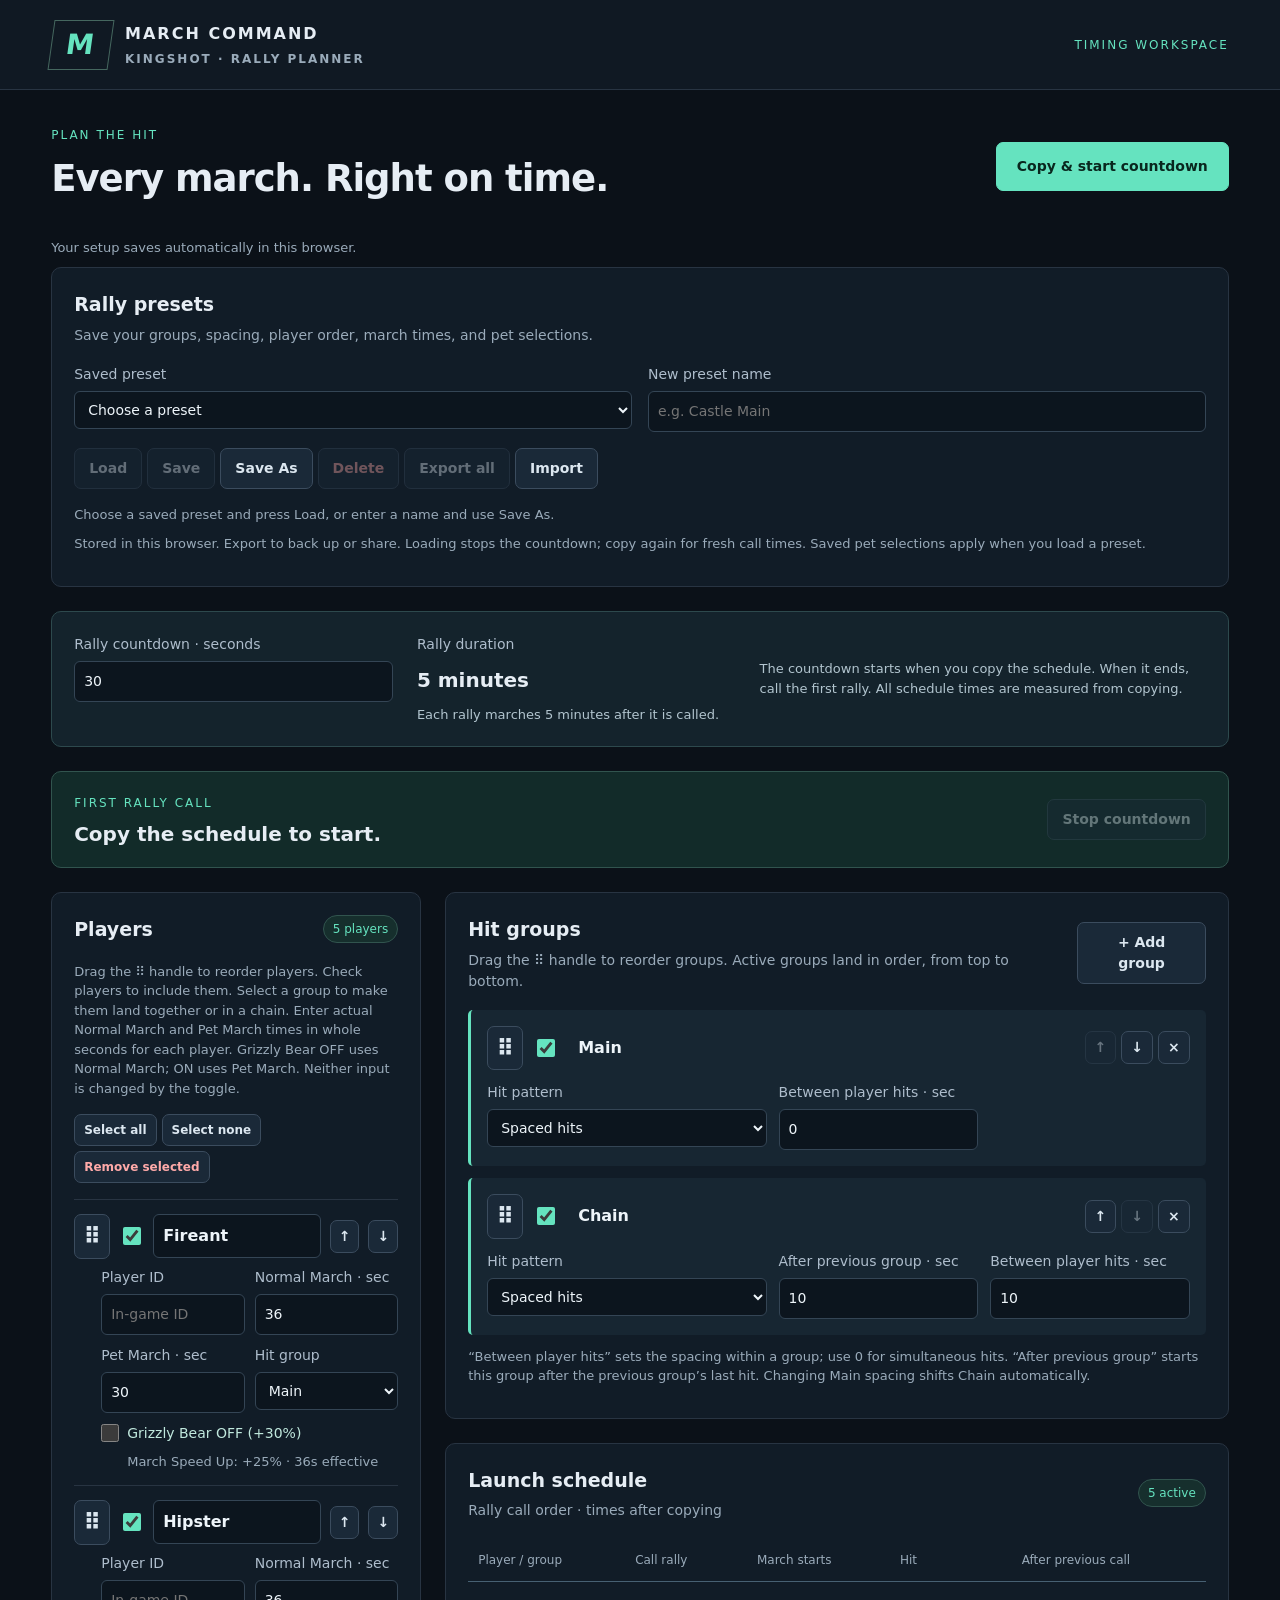
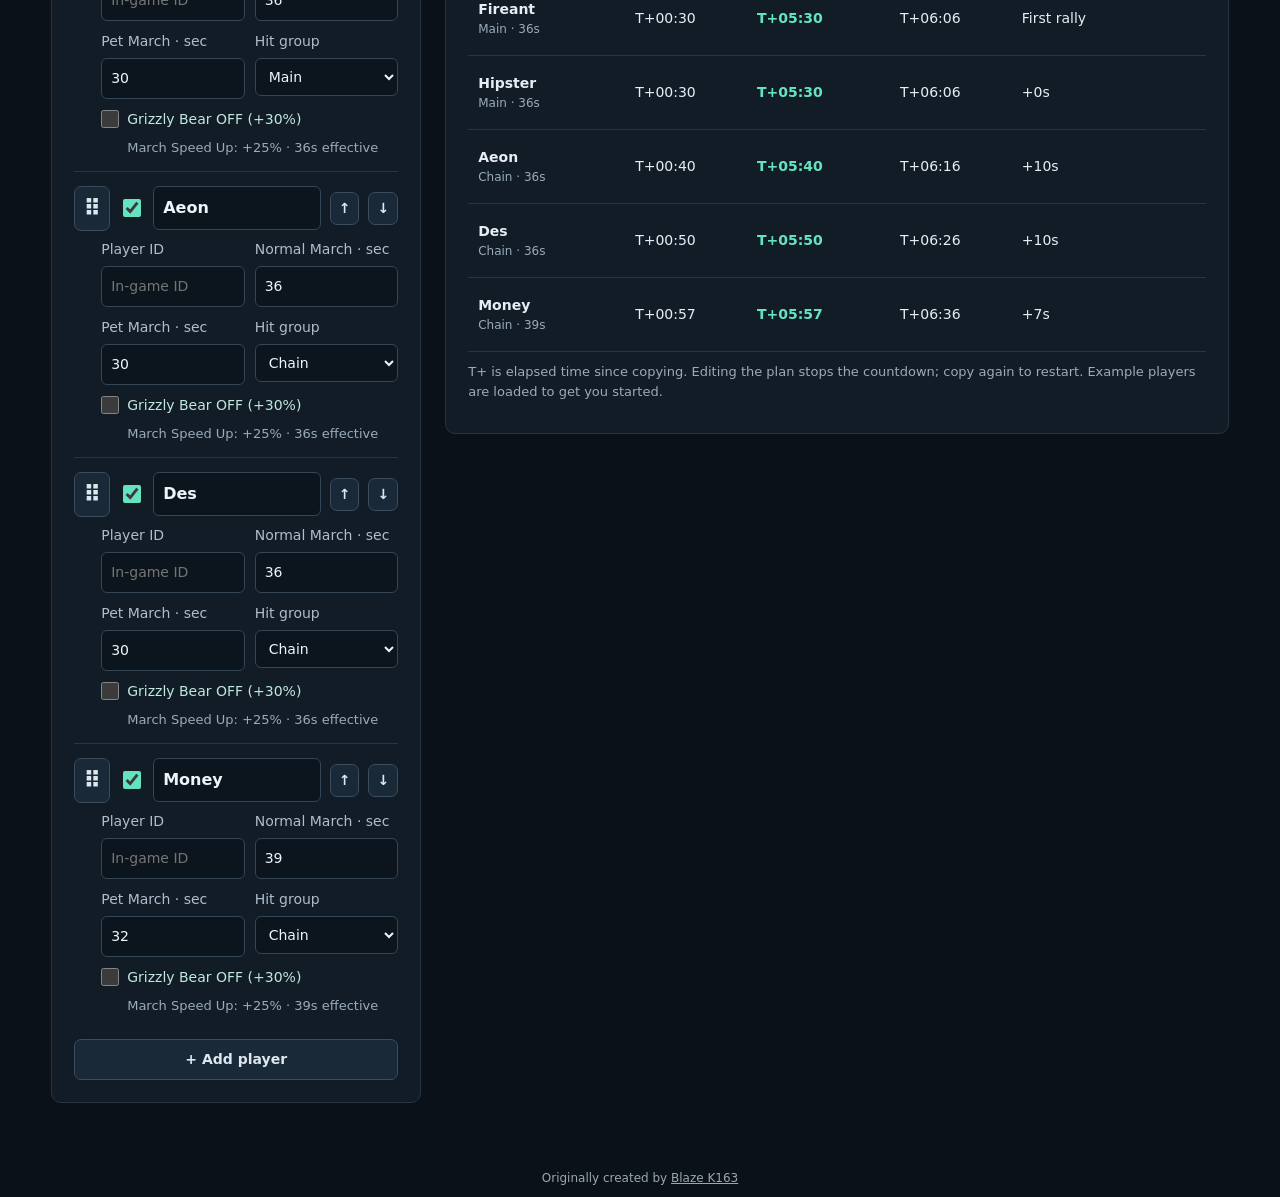
<file: march-command/index.html>
<!doctype html><html lang="en"><head><meta charset="utf-8"><meta name="viewport" content="width=device-width,initial-scale=1"><title>March Command</title><meta name="description" content="Plan Kingshot rally launches, chain hits, and simultaneous groups."><link rel="icon" href="data:image/svg+xml,%3Csvg xmlns='http://www.w3.org/2000/svg' viewBox='0 0 32 32'%3E%3Crect width='32' height='32' rx='8' fill='%230d1822'/%3E%3Cpath d='M6 24 16 6 26 24M10 18h12' stroke='%235de0be' fill='none' stroke-width='3'/%3E%3C/svg%3E"><link rel="stylesheet" href="style.css"><link rel="stylesheet" href="caller-map.css"><script>document.documentElement.dataset.workspaceView='command';try{if(parent!==window&&parent.location.hash==='#caller-map')document.documentElement.dataset.workspaceView='map';}catch{}</script><link rel="stylesheet" href="drag-order.css"></head><body>
<header><div class="brand"><span class="mark">M</span><div>MARCH COMMAND<small>KINGSHOT · RALLY PLANNER</small></div></div><span class="badge">TIMING WORKSPACE</span></header>
<main><div class="heading"><div><span class="eyebrow">PLAN THE HIT</span><h1>Every march. Right on time.</h1></div><button id="copy" class="primary">Copy & start countdown</button></div>
<p id="save-status" class="hint" role="status">Your setup saves automatically in this browser.</p><section class="panel presets" aria-labelledby="presets-title">
<div class="sectionhead"><div><h2 id="presets-title">Rally presets</h2><p class="muted">Save your groups, spacing, player order, march times, and pet selections.</p></div></div>
<div class="preset-fields"><label>Saved preset<select id="preset-select"><option value="">Choose a preset</option></select></label><label>New preset name<input id="preset-name" maxlength="80" placeholder="e.g. Castle Main" autocomplete="off"></label></div>
<div class="toolbar preset-actions"><button id="preset-load" disabled>Load</button><button id="preset-save" disabled>Save</button><button id="preset-new">Save As</button><button id="preset-delete" class="danger" disabled>Delete</button><button id="preset-export" disabled>Export all</button><button id="preset-import">Import</button><input id="preset-file" type="file" accept=".json,application/json" hidden></div>
<p id="preset-status" class="hint" role="status">Choose a saved preset and press Load, or enter a name and use Save As.</p>
<p class="hint">Stored in this browser. Export to back up or share. Loading stops the countdown; copy again for fresh call times. Saved pet selections apply when you load a preset.</p>
</section><section class="settings"><label>Rally countdown · seconds<input id="prep" type="number" min="0" max="86400" step="1" value="30"></label><div><label>Rally duration</label><strong>5 minutes</strong><p>Each rally marches 5 minutes after it is called.</p></div><p>The countdown starts when you copy the schedule. When it ends, call the first rally. All schedule times are measured from copying.</p></section><section class="countdownbar"><div><span class="eyebrow">FIRST RALLY CALL</span><div id="countdown" role="status">Copy the schedule to start.</div></div><button id="stop" disabled>Stop countdown</button></section>
<section class="panel caller-map" aria-labelledby="caller-map-title">
<div class="sectionhead"><div><h2 id="caller-map-title">Rally caller map</h2><p class="hint"><a href="../#march-command" target="_top">← Edit players and presets in March Command</a></p><p class="muted">Locate selected callers and estimate their march to King's Castle.</p></div></div>
<div class="preset-fields"><label>View kingdom<select id="map-kingdom"><option value="">Refresh to find kingdoms</option></select></label><div><button id="map-refresh" class="wide">Refresh locations &amp; march times</button></div></div>
<p class="hint">Enter each caller's in-game Player ID in March Command. Each caller targets the castle in their reported kingdom. Fresh locations update both Normal and Pet March, using March Planner's castle formula (+25% normal, +55% with Grizzly Bear). Check these estimates in-game; your measured times can still be entered manually.</p>
<p id="map-status" class="hint" role="status">Enter player IDs in March Command, then refresh to find your callers.</p>
<svg id="caller-map-svg" viewBox="0 0 600 600" role="img" aria-label="Caller positions and routes to King's Castle"></svg>
<div class="tablewrap"><table><thead><tr><th>Caller</th><th>Location</th><th>Normal / Pet</th><th>Location status</th></tr></thead><tbody id="map-results"></tbody></table></div>
<p class="hint">Schematic kingdom map; coordinates come from <a href="https://mightpulse.com/" target="_blank" rel="noopener noreferrer">Mightpulse</a>. Missing or stale locations never replace your march times. Refreshing stops an active countdown if it updates the plan.</p>
</section>
<div class="workspace"><aside><section class="panel"><div class="sectionhead"><h2>Players</h2><span id="count" class="pill"></span></div><p class="hint">Drag the ⠿ handle to reorder players. Check players to include them. Select a group to make them land together or in a chain. Enter actual Normal March and Pet March times in whole seconds for each player. Grizzly Bear OFF uses Normal March; ON uses Pet March. Neither input is changed by the toggle.</p><div class="toolbar"><button id="all">Select all</button><button id="none">Select none</button><button id="remove" class="danger">Remove selected</button></div><div id="roster"></div><button id="addPlayer" class="wide">+ Add player</button></section></aside>
<div><section class="panel"><div class="sectionhead"><div><h2>Hit groups</h2><p class="muted">Drag the ⠿ handle to reorder groups. Active groups land in order, from top to bottom.</p></div><button id="addGroup">+ Add group</button></div><div id="groups"></div><p class="hint">“Between player hits” sets the spacing within a group; use 0 for simultaneous hits. “After previous group” starts this group after the previous group’s last hit. Changing Main spacing shifts Chain automatically.</p></section><section class="panel schedule"><div class="sectionhead"><div><h2>Launch schedule</h2><p class="muted">Rally call order · times after copying</p></div><span class="pill" id="activeCount"></span></div><div id="error" role="alert"></div><div class="tablewrap"><table><thead><tr><th>Player / group</th><th>Call rally</th><th>March starts</th><th>Hit</th><th>After previous call</th></tr></thead><tbody id="schedule"></tbody></table></div><p class="hint">T+ is elapsed time since copying. Editing the plan stops the countdown; copy again to restart. Example players are loaded to get you started.</p></section></div></div><div id="toast" role="status"></div></main><script src="app.js"></script><script src="save.js"></script><script src="presets.js"></script><script src="march-engine.js"></script><script src="caller-map.js"></script><div class="creator-credit" style="text-align:center;padding:12px 8px;color:#9aa6b2;font:12px system-ui,sans-serif">Originally created by <a href="https://github.com/Cblaze401/kingshot-rally-tools-community" target="_blank" rel="noopener noreferrer" style="color:inherit;text-decoration:underline">Blaze K163</a></div>
<script src="drag-order.js"></script></body></html>
</file>
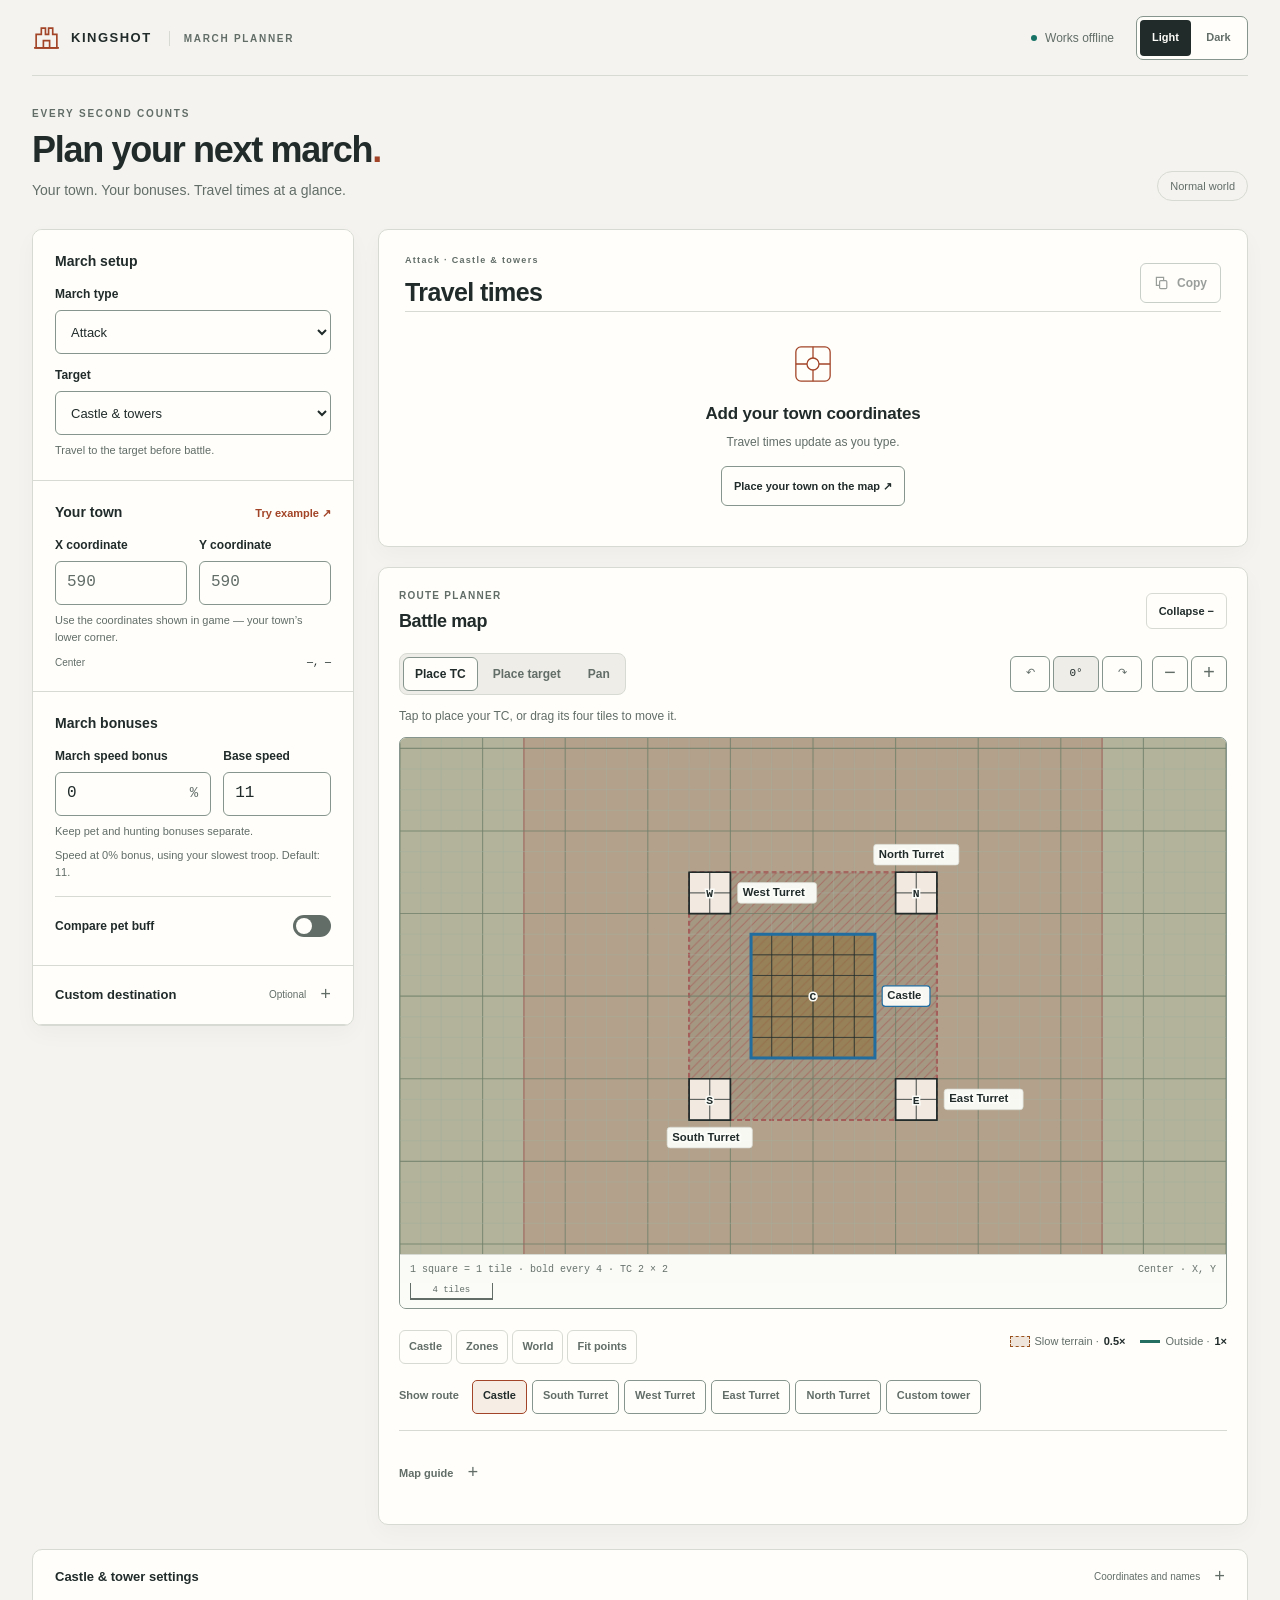
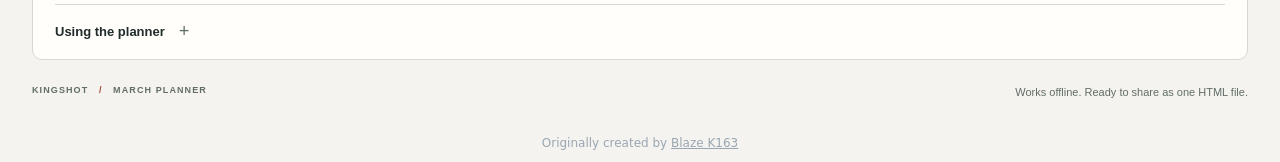
<file: march-planner/index.html>
<!doctype html>
<html lang="en" data-edition="normal-all-marches">
<head>
<meta charset="utf-8"><meta name="viewport" content="width=device-width,initial-scale=1"><meta name="color-scheme" content="light dark">
<meta name="description" content="Plan Kingshot march times, compare pet bonuses, and choose your position on an interactive world map. Works offline.">
<title>Kingshot · March planner</title>
<script>try { const theme=localStorage.getItem('march-theme-normal-all-marches'); if (["light", "dark"].includes(theme)) document.documentElement.dataset.theme=theme; } catch {}</script>
<style>
:root{--bg:#f4f3ef;--surface:#fffefa;--surface2:#eeede7;--ink:#202b2a;--muted:#626d68;--line:#d7dad2;--accent:#a24427;--accent-bg:#f6eee5;--pet:#167265;--pet-bg:#e7f2ec;--danger:#a12d32;--input:#fffefa;--focus:#216da0;--shadow:0 8px 22px #1b282308;--mono:ui-monospace,SFMono-Regular,Consolas,"Liberation Mono",monospace;color-scheme:light}
@media(prefers-color-scheme:dark){:root:not([data-theme="light"]){--bg:#111a1a;--surface:#182323;--surface2:#1f2e2d;--ink:#eef1e9;--muted:#a9b8b1;--line:#354642;--accent:#eea681;--accent-bg:#302b24;--pet:#80d8bc;--pet-bg:#203b33;--danger:#ffaaaa;--input:#14201f;--focus:#8acafa;--shadow:none;color-scheme:dark}}
:root[data-theme="dark"]{--bg:#111a1a;--surface:#182323;--surface2:#1f2e2d;--ink:#eef1e9;--muted:#a9b8b1;--line:#354642;--accent:#eea681;--accent-bg:#302b24;--pet:#80d8bc;--pet-bg:#203b33;--danger:#ffaaaa;--input:#14201f;--focus:#8acafa;--shadow:none;color-scheme:dark}
*{box-sizing:border-box}body{margin:0;background:var(--bg);color:var(--ink);font:14px/1.5 -apple-system,BlinkMacSystemFont,"Segoe UI",sans-serif}button,input,select,textarea{font:inherit}button,summary,select{cursor:pointer}button{color:inherit}button:disabled{cursor:default;opacity:.45}a{color:inherit}input,select,textarea{width:100%;min-width:0;background:var(--input);border:1px solid var(--line);color:var(--ink);border-radius:5px;padding:10px 11px;min-height:44px}input{font:16px/1.35 var(--mono);font-variant-numeric:tabular-nums}input::placeholder{color:var(--muted);opacity:.75}input:focus,select:focus{border-color:var(--focus)}:focus-visible{outline:2px solid var(--focus);outline-offset:3px}input[aria-invalid="true"],select[aria-invalid="true"]{border-color:var(--danger)}[hidden]{display:none!important}svg{display:block}h1,h2,h3,p{margin:0}h2{font-size:15px;font-weight:650;letter-spacing:-.2px}h3{font-size:15px;margin-bottom:12px}button{touch-action:manipulation}.app{max-width:1260px;margin:auto;padding:0 32px}.masthead{height:84px;display:flex;align-items:center;justify-content:space-between;border-bottom:1px solid var(--line)}.wordmark{display:flex;align-items:center;gap:10px;text-decoration:none;font-size:13px;font-weight:800;letter-spacing:1.5px}.wordmark svg{width:29px;height:29px;color:var(--accent)}.wordmark-sub{display:inline-block;border-left:1px solid var(--line);margin-left:12px;padding-left:14px;font-size:10px;font-weight:550;letter-spacing:1.7px;color:var(--muted)}.header-tools{display:flex;align-items:center;gap:22px}.offline{display:flex;align-items:center;gap:8px;color:var(--muted);font-size:12px}.offline>span{width:6px;height:6px;border-radius:50%;background:var(--pet)}.icon-button{width:40px;height:40px;border:1px solid var(--line);border-radius:50%;background:transparent;display:grid;place-items:center}.icon-button svg{width:20px;height:20px}.icon-button .sun{display:none}.is-dark .icon-button .sun{display:block}.is-dark .icon-button .moon{display:none}.intro{padding:35px 0 30px;display:flex;justify-content:space-between;gap:20px;align-items:center}.eyebrow{font-size:10px;font-weight:750;letter-spacing:1.8px;color:var(--muted);margin-bottom:8px}h1{font-size:clamp(28px,3.3vw,42px);font-weight:650;letter-spacing:-1.5px;line-height:1.18}h1>span{color:var(--accent)}.intro p{margin-top:10px;color:var(--muted)}.intro-meta{display:grid;gap:7px;text-align:right;font-size:12px;color:var(--muted)}.edition{font-size:10px;font-weight:700;letter-spacing:1.1px;color:var(--accent)}.workspace{display:grid;grid-template-columns:310px minmax(0,1fr);background:var(--surface);border:1px solid var(--line);border-radius:10px;overflow:hidden;box-shadow:var(--shadow)}.controls{border-right:1px solid var(--line)}.control-section{padding:24px;border-bottom:1px solid var(--line)}.control-section:last-child{border:0}.control-section h2{display:flex;align-items:center;gap:8px;margin-bottom:18px}.section-heading{display:flex;align-items:baseline;justify-content:space-between;gap:6px}.step{font:10px var(--mono);color:var(--accent);letter-spacing:-.3px}.text-button{border:0;background:transparent;color:var(--accent);font-size:11px;font-weight:650;padding:9px 0;min-height:40px;white-space:nowrap}.text-button:hover{text-decoration:underline}.field{min-width:0}.field-pair{display:grid;grid-template-columns:1fr 1fr;gap:12px}.field label{display:block;font-size:12px;font-weight:600;margin:0 0 7px}.hint{color:var(--muted);font-size:11px;line-height:1.65;margin-top:9px}.coordinate-readout{margin-top:14px;font-size:10px;color:var(--muted);display:flex;justify-content:space-between;gap:10px}.coordinate-readout span{font-family:var(--mono);color:var(--ink);overflow-wrap:anywhere;text-align:right}.input-affix{position:relative}.input-affix input{padding-right:33px}.input-affix>span{position:absolute;right:13px;top:11px;color:var(--muted);font-family:var(--mono);pointer-events:none}.field-error{display:block;font-size:11px;color:var(--danger);margin-top:5px;line-height:1.5}.field-error:empty{display:none}.base-field{margin-top:19px}.label-note{float:right;font-weight:400;color:var(--muted);font-size:10px}.pet-setting{margin-top:22px;border-top:1px solid var(--line);padding-top:18px}.toggle-label{display:flex;position:relative;align-items:center;justify-content:space-between;gap:16px;cursor:pointer;min-height:38px}.toggle-label strong{display:block;font-size:13px;font-weight:650}.toggle-label small{color:var(--muted);font-size:11px}.toggle-label input{position:absolute;right:0;width:40px;height:24px;min-height:0;opacity:0;margin:0}.switch{flex:none;display:block;width:38px;height:22px;border-radius:20px;background:var(--muted);padding:3px}.switch:after{content:"";display:block;width:16px;height:16px;border-radius:100%;background:var(--surface)}.toggle-label input:checked+.switch{background:var(--pet)}.toggle-label input:checked+.switch:after{transform:translateX(16px)}.toggle-label input:focus-visible+.switch{outline:2px solid var(--focus);outline-offset:4px}#pet-fields{padding-top:16px}.optional{margin-left:auto;color:var(--muted);font-size:8px;letter-spacing:.8px}.custom-section>.field{margin-top:14px}.results{min-width:0;padding:27px 28px 24px}.results-top{display:flex;align-items:center;justify-content:space-between;gap:12px}.results-top .eyebrow{font-size:9px;margin-bottom:6px}.results-top h2{font-size:24px;letter-spacing:-.6px}.button{border:1px solid var(--line);background:var(--surface);border-radius:5px;font-size:11px;font-weight:600;padding:9px 12px;min-height:38px;display:inline-flex;align-items:center;justify-content:center;gap:7px}.button:not(:disabled):hover,.icon-button:hover{background:var(--surface2)}.button svg{width:16px;height:16px}.result-status{display:flex;align-items:center;gap:8px;background:var(--surface2);padding:10px 12px;border-radius:4px;margin-top:23px;color:var(--muted);font-size:11px;min-height:38px}.status-dot{width:5px;height:5px;border-radius:50%;background:var(--muted);flex:none}.result-status.ready .status-dot{background:var(--pet)}.time-key{display:flex;align-items:center;justify-content:space-between;gap:8px;flex-wrap:wrap;margin:20px 0 12px;font-size:10px;color:var(--muted)}.time-key>span:first-child{display:flex;align-items:center;gap:6px}.key-mark{height:6px;width:6px;background:var(--ink);display:inline-block}table{width:100%;border-collapse:collapse;table-layout:fixed}th{color:var(--muted);font-size:9px;font-weight:650;letter-spacing:1px;text-align:right;padding:13px 12px;border-bottom:1px solid var(--line)}th:first-child{text-align:left;padding-left:0;width:33%}th:last-child{padding-right:0}th.pet-column{color:var(--pet)}#pet-header-state{display:inline-block;font:8px var(--mono);margin-left:4px;color:var(--muted)}td{border-bottom:1px solid var(--line);padding:18px 12px;vertical-align:top;text-align:right;min-width:0}td:first-child{padding-left:0;text-align:left}td:last-child{padding-right:0}tr.castle td{background:var(--accent-bg)}tr.castle td:first-child{padding-left:12px;border-radius:5px 0 0 0;border-left:2px solid var(--accent)}tr.castle td:last-child{padding-right:10px;border-radius:0 5px 0 0}.target-name{font-weight:650;font-size:13px;margin-top:2px;line-height:1.4;overflow-wrap:anywhere}.native-name{display:block;font-size:10px;color:var(--muted);font-weight:400;margin-top:2px}.target-coords{font:10px/1.5 var(--mono);color:var(--muted);margin-top:7px;overflow-wrap:anywhere}.time-value{font:500 30px/1.1 var(--mono);letter-spacing:-1.6px;overflow-wrap:anywhere}.time-value .unit{font-size:12px;letter-spacing:0;margin-left:3px;color:var(--muted)}.pet-cell .time-value{color:var(--pet)}.duration{font:10px/1.4 var(--mono);color:var(--muted);margin:6px 0}.raw{font:9px/1.6 var(--mono);color:var(--muted);overflow-wrap:anywhere;word-break:normal}.raw .raw-label{font-family:-apple-system,BlinkMacSystemFont,"Segoe UI",sans-serif;font-size:9px;letter-spacing:.1px}.empty-value{font:24px/1.2 var(--mono);color:var(--line)}.cell-note{font-size:10px;color:var(--muted);margin-top:5px;line-height:1.5}.cell-error{font-size:11px;line-height:1.5;color:var(--muted)}.result-foot{display:flex;justify-content:space-between;gap:12px;font-size:10px;color:var(--muted);padding:14px 0 20px}details{border-top:1px solid var(--line)}summary{list-style:none;padding:17px 0;display:flex;align-items:center;gap:12px;font-size:12px;font-weight:650;min-height:48px}summary::-webkit-details-marker{display:none}summary:after{content:"+";font:18px var(--mono);color:var(--muted);margin-left:2px}details[open]>summary:after{content:"−"}.summary-note{color:var(--muted);font-size:10px;font-weight:400;margin-left:auto;text-align:right}.details-content{padding:0 0 20px}.details-content p{color:var(--muted);font-size:12px;line-height:1.7;margin-bottom:12px}.route-details .field{max-width:260px;margin-bottom:16px}#route-content{font-size:11px;color:var(--muted)}.route-endpoints{font:11px var(--mono);margin:14px 0;overflow-wrap:anywhere}.segment-list{display:grid;gap:9px;margin:14px 0}.segment{border-left:2px solid var(--line);padding:4px 0 4px 10px;display:grid;gap:4px;overflow-wrap:anywhere}.segment strong{color:var(--ink);font-size:11px}.segment code{font-size:10px;font-family:var(--mono)}.model-note{font-size:11px;line-height:1.75;color:var(--muted);border-top:1px solid var(--line);padding-top:16px}.model-note strong{font-weight:600;color:var(--ink)}.model-note em{font-style:normal}.support{margin-top:24px;border-bottom:1px solid var(--line)}.support details:first-child{border-top:0}.support summary{padding:18px 0;font-size:13px}.support .details-content{padding:2px 0 24px}.preset-grid{display:grid;grid-template-columns:repeat(5,minmax(0,1fr));gap:18px;margin:18px 0}.preset-block{min-width:0}.preset-block h3{font-size:12px;margin-bottom:12px}.preset-block .field-pair{gap:7px}.preset-block input{font-size:13px;padding:8px}.preset-block .field label{font-size:10px}.preset-block .alias-field{margin-top:10px}.preset-block select{font-size:11px;padding:8px}.preset-block .preset-center{font-size:10px;margin:8px 0 0;overflow-wrap:anywhere}.notes-grid{display:grid;grid-template-columns:1fr 1fr;gap:48px}.formula{font-family:var(--mono);background:var(--surface2);border-left:2px solid var(--accent);padding:14px;font-size:11px!important;overflow-wrap:anywhere}footer{display:flex;justify-content:space-between;gap:15px;color:var(--muted);font-size:10px;padding:25px 0 30px}footer>span:first-child{font-weight:650;font-size:9px;letter-spacing:1.1px}.footer-slash{padding:0 7px;color:var(--accent)}.notice{position:fixed;bottom:22px;left:50%;transform:translateX(-50%);max-width:calc(100% - 28px);background:var(--ink);color:var(--surface);font-size:12px;padding:12px 18px;border-radius:6px;box-shadow:0 6px 24px #0002;z-index:3;pointer-events:none}.notice:empty{display:none}#copy-fallback{margin-top:22px}#copy-fallback label{display:block;margin-bottom:8px}#copy-text{font-family:var(--mono);font-size:12px}.sr-only{position:absolute;width:1px;height:1px;padding:0;margin:-1px;overflow:hidden;clip:rect(0,0,0,0);white-space:nowrap;border:0}.no-script{padding:20px;color:var(--danger)}
@media(min-width:1100px){.results{padding-left:36px;padding-right:36px}td{padding-top:19px;padding-bottom:19px}.time-value{font-size:33px}}
@media(max-width:900px){.app{padding:0 22px}.workspace{grid-template-columns:280px minmax(0,1fr)}.control-section{padding:20px}.results{padding:23px 20px}.results-top h2{font-size:21px}.time-value{font-size:26px}.results-top .button{padding:8px;font-size:10px}.time-key{font-size:9px}.preset-grid{grid-template-columns:repeat(3,minmax(0,1fr))}td,th{padding-left:8px;padding-right:8px}.intro-meta{display:none}}
@media(max-width:740px){.app{padding:0 18px}.masthead{height:68px}.wordmark-sub{font-size:8px;margin-left:8px;padding-left:9px}.header-tools{gap:12px}.offline{display:none}.intro{padding:26px 0 22px}.intro p{font-size:12px}.workspace{grid-template-columns:1fr}.controls{border-right:0;display:grid;grid-template-columns:1fr 1fr;border-bottom:1px solid var(--line)}.control-section{padding:20px}.control-section:first-child{border-right:1px solid var(--line)}.control-section:nth-child(2){grid-row:span 2;border-bottom:0}.custom-section{border-right:1px solid var(--line)!important}.results{padding:24px}.results-top h2{font-size:24px}.time-value{font-size:31px}.time-key{font-size:10px}.notes-grid{gap:24px}.model-note{font-size:11px}.result-foot{padding-bottom:16px}}
@media(max-width:510px){.app{padding:0 12px}.wordmark{font-size:11px;letter-spacing:1px}.wordmark-sub{display:none}.intro{padding-top:24px}.eyebrow{font-size:9px}h1{font-size:29px;letter-spacing:-1px}.controls{display:block}.control-section{padding:20px;border-right:0!important}.control-section:nth-child(2){border-bottom:1px solid var(--line)}.control-section h2{font-size:14px}.custom-section{border-right:0!important}.results{padding:23px 14px 20px}.results-top h2{font-size:23px}.results-top .button{font-size:10px;padding:8px}.results-top .eyebrow{font-size:8px}.time-key{font-size:9px;align-items:flex-start;flex-direction:column;gap:4px;margin-top:15px}.result-status{margin-top:18px}.time-value{font-size:26px;letter-spacing:-1.2px}.target-name{font-size:11px}.target-coords{font-size:9px}.native-name{font-size:9px}.raw{font-size:9px}.duration{font-size:9px}th{font-size:8px;letter-spacing:.5px;padding:12px 5px}th:first-child{width:33%}td{padding:18px 5px}tr.castle td:first-child{padding-left:7px}tr.castle td:last-child{padding-right:6px}.pet-column #pet-header-state{display:block;margin-left:0;margin-top:2px}.time-value .unit{font-size:10px;margin-left:2px}.summary-note{font-size:9px;max-width:48%}.support summary{font-size:12px}.preset-grid{grid-template-columns:1fr 1fr;gap:20px 16px}.notes-grid{grid-template-columns:1fr;gap:12px}footer{flex-direction:column;gap:6px}.result-foot{font-size:9px}.cell-note{font-size:9px}.label-note{font-size:10px}}
.raw{margin-top:8px;font-size:11px}.raw .raw-label{font-size:10px}.time-value .unit{margin-left:5px}.toggle-label{min-height:44px}.icon-button{width:44px;height:44px}
@media(min-width:741px){.control-section{padding-top:20px;padding-bottom:20px}.control-section h2{margin-bottom:13px}.base-field{margin-top:15px}.pet-setting{margin-top:17px;padding-top:13px}.hint{line-height:1.55}.coordinate-readout{margin-top:10px}#pet-fields{padding-top:11px}}
@media(max-width:510px){.raw{font-size:10px;line-height:1.6}.raw .raw-label{font-size:9px}.control-section{padding-top:17px;padding-bottom:17px}.control-section h2{margin-bottom:12px}.hint{margin-top:7px;line-height:1.55}.base-field{margin-top:15px}.pet-setting{margin-top:16px;padding-top:12px}.time-value .unit{margin-left:3px}}
:root{--control-line:#86958d}
@media(prefers-color-scheme:dark){:root:not([data-theme="light"]){--control-line:#667e73}}
:root[data-theme="dark"]{--control-line:#667e73}
input,select,textarea,.button,.icon-button{border-color:var(--control-line)}input::placeholder{opacity:1}.mobile-jump{display:none;color:var(--accent);font-size:12px;font-weight:600;padding:12px 0 0;min-height:44px}
@media(max-width:740px){.mobile-jump{display:inline-flex;gap:8px;align-items:center}.raw .raw-label{display:block}}
@media(prefers-reduced-motion:no-preference){.switch:after{transition:transform .15s}}

/* The third choice reveals the portrait; the normal themes retain their compact intro. */
.theme-picker{display:flex;gap:2px;padding:3px;border:1px solid var(--control-line);border-radius:7px;background:var(--surface);flex:none}
.theme-picker button{border:0;border-radius:4px;background:transparent;color:var(--muted);min-height:36px;min-width:51px;padding:8px 10px;font-size:11px;font-weight:650}
.theme-picker button:hover{background:var(--surface2);color:var(--ink)}
.theme-picker button[aria-pressed="true"]{background:var(--ink);color:var(--surface)}
.theme-picker button:focus-visible{outline-offset:1px}

@media(max-width:900px){footer{flex-wrap:wrap}.header-tools{gap:14px}}
@media(max-width:510px){.theme-picker button{min-width:46px;padding:8px;font-size:10px}.masthead{gap:8px}.header-tools{gap:0}}


.display-controls{display:flex;align-items:center;justify-content:flex-end;gap:10px;margin-top:16px;flex-wrap:wrap}
.display-controls>span{font-size:11px;color:var(--muted)}
.format-picker{display:flex;gap:2px;padding:3px;border:1px solid var(--control-line);border-radius:6px;background:var(--surface)}
.format-picker button{border:0;border-radius:3px;background:transparent;color:var(--muted);min-height:36px;padding:8px 12px;font-size:11px;font-weight:600;white-space:nowrap}
.format-picker button:hover{background:var(--surface2);color:var(--ink)}
.format-picker button[aria-pressed="true"]{background:var(--ink);color:var(--surface)}
.format-picker button:focus-visible{outline-offset:1px}
.display-controls+.time-key{margin-top:14px}
@media(max-width:510px){.display-controls{justify-content:space-between;gap:6px}.format-picker button{padding:8px 10px;font-size:10px}.result-foot #time-format-note{text-align:right;max-width:55%}[data-display-format="minutes-seconds"] .time-value{font-size:24px;letter-spacing:-1.2px}}



/* Map edition: a compact plotting surface using the existing theme tokens. */
.map-panel{--map-zone:#eee7d2;--map-zone-edge:#8d7340;--map-grid:#b8c2b6;--map-bg:#edf2e9;--map-route:#326d60;--map-slow:#966522;--map-label:#fafaf5;margin:18px 0 24px;padding:18px;border:1px solid var(--line);border-radius:7px;background:var(--surface);min-width:0}
.is-dark .map-panel{--map-zone:#343628;--map-zone-edge:#bba16b;--map-grid:#4d6258;--map-bg:#14201f;--map-route:#8ac7b2;--map-slow:#efbd78;--map-label:#172421}
[data-theme="mike"] .map-panel{--map-zone:#242c38;--map-zone-edge:#839cab;--map-grid:#3c5068;--map-bg:#0b111c;--map-route:#66dffe;--map-slow:#e3ba8e;--map-label:#101521}
[data-theme="furion"] .map-panel{--map-zone:#303821;--map-zone-edge:#a6a468;--map-grid:#405942;--map-bg:#0d1912;--map-route:#79d7c3;--map-slow:#d8c48b;--map-label:#121f18}
.map-heading{display:flex;justify-content:space-between;align-items:center;gap:10px;margin-bottom:13px}.map-heading .eyebrow{font-size:8px;letter-spacing:1.3px;margin-bottom:5px}.map-heading h3{font-size:16px;font-weight:650;letter-spacing:-.3px;margin:0}.map-badge{font:8px var(--mono);letter-spacing:.8px;color:var(--muted);white-space:nowrap}
.map-toolbar{display:flex;align-items:center;justify-content:space-between;gap:8px;margin-bottom:12px;flex-wrap:wrap}.map-modes,.map-zoom{display:flex;gap:3px}.map-modes{padding:3px;border:1px solid var(--control-line);border-radius:5px}.map-panel button{font-size:11px;font-weight:600;background:var(--surface);color:var(--muted);border:1px solid var(--control-line);border-radius:4px;min-height:40px;padding:8px 11px}.map-modes button{border:0;min-height:34px;padding:7px 12px}.map-panel button:hover{color:var(--ink);background:var(--surface2)}.map-panel button[aria-pressed="true"]{background:var(--ink);color:var(--surface)}.map-zoom button{font:22px/1 var(--mono);width:40px;padding:4px}.map-panel button:focus-visible{outline-offset:2px}
.map-viewport{position:relative;border:1px solid var(--control-line);border-radius:5px;overflow:hidden;background:var(--map-bg)}#march-map-svg{display:block;width:100%;height:auto;aspect-ratio:8/5;touch-action:none;user-select:none;cursor:crosshair;color:var(--ink)}#march-map-svg:focus-visible{outline-offset:-4px}#march-map-svg[data-map-mode="pan"]{cursor:grab}#march-map-svg.is-dragging{cursor:grabbing}.map-readout{position:relative;display:flex;justify-content:space-between;gap:8px;background:var(--map-label);border-top:1px solid var(--line);padding:5px 9px;font:9px/1.4 var(--mono);color:var(--muted);pointer-events:none;opacity:.96}.map-readout span{overflow-wrap:anywhere}
.map-grid-line{stroke:var(--map-grid);stroke-width:.7;opacity:.48;vector-effect:non-scaling-stroke}.map-grid-major{stroke-width:1;opacity:.75}.map-zone-central{fill:var(--map-zone);stroke:var(--map-zone-edge);stroke-width:1.5;stroke-dasharray:6 4;vector-effect:non-scaling-stroke}.map-zone-hatch{stroke:var(--map-zone-edge);stroke-width:.5;opacity:.14}.map-zone-label{fill:var(--ink);font-family:var(--mono);font-weight:600;letter-spacing:.7px;paint-order:stroke;stroke:var(--map-zone);stroke-width:5;stroke-linejoin:round;pointer-events:none}.map-route-normal,.map-route-slow{fill:none;stroke-width:3;vector-effect:non-scaling-stroke;stroke-linecap:round;pointer-events:none}.map-route-normal{stroke:var(--map-route)}.map-route-slow{stroke:var(--map-slow);stroke-dasharray:7 4}.map-route-node{fill:var(--surface);stroke:var(--map-slow);stroke-width:1.5;vector-effect:non-scaling-stroke;pointer-events:none}.map-marker{cursor:pointer;outline:none}.map-marker[data-kind="town"],.map-marker[data-kind="custom"]{cursor:grab}.map-marker-dot{fill:var(--ink);stroke:var(--surface);stroke-width:2;vector-effect:non-scaling-stroke}.map-marker[data-kind="town"] .map-marker-dot{fill:var(--accent)}.map-marker[data-kind="custom"] .map-marker-dot{fill:var(--pet)}.map-marker[data-kind="castle"] .map-marker-dot{fill:var(--accent)}.map-marker-halo{fill:none;stroke:var(--ink);stroke-width:1.5;vector-effect:non-scaling-stroke;opacity:.4}.map-marker.is-selected .map-marker-halo,.map-marker:focus-visible .map-marker-halo{stroke:var(--focus);stroke-width:3;opacity:1}.map-marker:focus-visible .map-marker-dot{stroke:var(--focus);stroke-width:3}.map-marker.is-overlap .map-marker-halo{stroke-dasharray:3 3}.map-marker-label,.map-marker-time{fill:var(--ink);font-family:-apple-system,BlinkMacSystemFont,"Segoe UI",sans-serif;font-weight:600;paint-order:stroke;stroke:var(--map-label);stroke-width:4;stroke-linejoin:round;pointer-events:none}.map-marker-time{font-family:var(--mono);font-weight:400;fill:var(--muted)}.map-cursor-line{stroke:var(--focus);stroke-width:1.5;stroke-dasharray:3 3;vector-effect:non-scaling-stroke;pointer-events:none}.map-cursor-dot{fill:var(--surface);stroke:var(--focus);stroke-width:2;vector-effect:non-scaling-stroke;pointer-events:none}
.map-view-controls{display:flex;gap:6px;margin-top:10px;flex-wrap:wrap}.map-view-controls button{background:transparent;border-color:var(--line);font-size:10px;padding:7px 10px;min-height:36px}.map-legend{display:flex;align-items:center;gap:7px 15px;flex-wrap:wrap;font-size:10px;color:var(--muted);margin:13px 0 10px}.map-legend>span{display:inline-flex;align-items:center;gap:6px}.map-swatch{display:inline-block;width:10px;height:10px;border-radius:2px;background:var(--map-bg);border:1px solid var(--map-grid);flex:none}.map-swatch.slow{background:var(--map-zone);border-color:var(--map-zone-edge)}.map-swatch.town{border-radius:50%;background:var(--accent);border-color:var(--accent)}.map-swatch.custom{background:var(--pet);border-color:var(--pet);transform:rotate(45deg);width:8px;height:8px}.map-help,.map-coordinate-note,.map-status{font-size:11px;line-height:1.55;color:var(--muted)}.map-coordinate-note{font-size:10px;margin-top:4px}.map-status{margin-top:10px;font-size:10px;min-height:16px}.map-selection{margin-top:14px;padding:13px 0 12px;border-top:1px solid var(--line);font-size:12px;line-height:1.65;overflow-wrap:anywhere}.map-selection strong{color:var(--ink)}.map-selection span{font-variant-numeric:tabular-nums}.map-selection p{margin:3px 0 0;color:var(--muted);font-size:11px}.map-targets{display:grid;grid-template-columns:repeat(3,minmax(0,1fr));gap:6px}.map-panel .map-target-button{display:flex;flex-direction:column;align-items:flex-start;text-align:left;padding:9px 10px;gap:4px;min-height:61px;min-width:0;overflow-wrap:anywhere}.map-target-name{font-size:11px;font-weight:650}.map-target-time{font:11px/1.55 var(--mono)}.map-target-state{font-size:10px;font-weight:400}.map-panel .map-target-button[aria-pressed="true"]{background:var(--accent-bg);color:var(--ink);border-color:var(--accent)}.map-panel .map-target-button:disabled{opacity:.75}.map-target-button .pet-time{color:var(--pet)}
@media(max-width:1100px) and (min-width:741px){.map-panel{padding:13px}.map-badge{display:none}.map-modes button{padding:7px 8px}.map-targets{grid-template-columns:repeat(2,minmax(0,1fr))}}
@media(max-width:510px){.map-panel{padding:11px;margin-top:15px;margin-left:-4px;margin-right:-4px}.map-heading h3{font-size:15px}.map-badge{display:none}.map-heading .eyebrow{font-size:8px}.map-toolbar{gap:8px}.map-modes{width:100%;justify-content:space-between}.map-modes button{padding:7px 9px;flex:1;font-size:10px;min-height:36px}.map-zoom{margin-left:auto}.map-toolbar{margin-bottom:8px}.map-readout{font-size:8px;padding:4px 6px}.map-readout span:first-child{max-width:36%}.map-view-controls{gap:4px}.map-view-controls button{padding:7px;font-size:9px;flex:1;min-height:40px}.map-legend{font-size:9px;gap:7px 10px}.map-help{font-size:10px}.map-coordinate-note{font-size:9px}.map-targets{grid-template-columns:repeat(2,minmax(0,1fr))}.map-panel .map-target-button{padding:8px;min-height:67px}.map-target-time{font-size:10px}.map-target-name{font-size:10px}}

.map-marker-icon{color:var(--surface);pointer-events:none}.map-marker-leader{stroke:var(--muted);stroke-width:1;stroke-dasharray:2 2;vector-effect:non-scaling-stroke;pointer-events:none}.map-marker-hit{fill:transparent;stroke:none}

.map-marker-letter{fill:var(--surface);font-family:var(--mono);font-weight:700;pointer-events:none}
.map-marker-origin{fill:var(--ink);pointer-events:none}#map-cluster-note{margin:0 0 9px}
.map-tools{display:flex;align-items:center;gap:12px;margin-left:auto}.map-rotation{display:flex;gap:3px}.map-panel .map-rotation button{font-size:11px;min-width:40px;padding:7px 8px;white-space:nowrap}.map-panel #map-reset-rotation{min-width:46px;color:var(--ink);background:var(--surface2);font-family:var(--mono);font-variant-numeric:tabular-nums}#map-angle{display:inline-block;min-width:3ch;text-align:center}
@media(max-width:510px){.map-tools{width:100%;justify-content:space-between;gap:6px;margin-left:0}.map-tools .map-zoom{margin-left:0}.map-panel .map-rotation button{font-size:10px;padding:7px;min-width:38px}.map-panel #map-reset-rotation{min-width:42px}.map-tools .map-zoom button{width:36px;min-width:36px}}


/* Extend the existing field-tool palette and controls; keep all three editions. */
.march-choice>.field+.field{margin-top:14px}.march-choice{background:var(--accent-bg)}
.conditional-fields{border-top:1px solid var(--line);margin-top:15px;padding-top:14px}
.check-label{display:flex;align-items:center;gap:9px;font-size:12px;font-weight:600;min-height:44px;cursor:pointer}
.check-label input{width:18px;height:18px;min-height:18px;flex:none;accent-color:var(--accent);margin:0}
#hunting-fields{margin-top:18px}#speed-rule{color:var(--accent)}
.march-context{padding:11px 13px;border-left:2px solid var(--accent);background:var(--accent-bg);font-size:12px;line-height:1.65;margin:16px 0 4px}
.march-context:empty{display:none}.march-context strong{font-weight:650}
.cap-note{font-size:10px;color:var(--accent);margin-top:7px}.custom-section>.field-pair{margin-top:14px}
#comparison-kind-field{margin:0 0 14px}#base-speed:disabled{opacity:.75;cursor:not-allowed}
.map-targets:has(>.map-target-button:only-of-type){grid-template-columns:1fr}
.profile-facts{font:11px/1.7 var(--mono);overflow-wrap:anywhere}
@media(min-width:511px) and (max-width:740px){
  .controls{grid-template-columns:1fr 1fr;align-items:start}
  .controls .control-section{grid-row:auto;border-bottom:1px solid var(--line)}
  .controls .march-choice{grid-column:1/-1;border-right:0;display:grid;grid-template-columns:1fr 1fr;gap:0 20px}
  .march-choice h2,.march-choice>.hint,.march-choice>.conditional-fields{grid-column:1/-1}
  .march-choice>.field+.field{margin-top:0}
  .controls .town-section{grid-column:1;grid-row:2}
  .controls .speed-section{grid-column:2;grid-row:2 / span 2;border-left:1px solid var(--line)}
  .controls .custom-section{grid-column:1;grid-row:3;border-right:0!important}
}
@media(max-width:510px){.march-context{font-size:11px}.march-choice{padding-top:20px;padding-bottom:20px}}

/* Battle map: true tile footprints, crisp zones, and two discrete terrain speeds. */
.map-panel{--map-zone:#e9e3d6;--map-zone-edge:#8d7340;--map-grid:#a4b1a0;--map-grid-strong:#71806b;--map-bg:#eef1e8;--map-route:#236e60;--map-slow:#98501c;--map-label:#fbfcf8;--map-forbidden:#a54545;margin:24px 0;padding:20px;border:1px solid var(--line);border-radius:10px;background:var(--surface);min-width:0}
.is-dark .map-panel{--map-zone:#343628;--map-zone-edge:#bba16b;--map-grid:#496052;--map-grid-strong:#8b9e8d;--map-bg:#16201b;--map-route:#76d9bf;--map-slow:#efb175;--map-label:#19251f;--map-forbidden:#ef9494}
[data-theme="mike"] .map-panel{--map-zone:#242c38;--map-zone-edge:#839cab;--map-grid:#3c5068;--map-grid-strong:#839cb8;--map-bg:#0d1420;--map-route:#66dffe;--map-slow:#edb88a;--map-label:#131c2a}
[data-theme="furion"] .map-panel{--map-zone:#303821;--map-zone-edge:#a6a468;--map-grid:#405942;--map-grid-strong:#8caa84;--map-bg:#111d15;--map-route:#79d7c3;--map-slow:#e8c48b;--map-label:#18261c}
.map-heading{display:flex;justify-content:space-between;align-items:center;gap:12px;margin-bottom:18px}.map-heading .eyebrow{font-size:10px;letter-spacing:1.25px;margin-bottom:5px}.map-heading h3{font-size:20px;font-weight:650;letter-spacing:-.4px;margin:0}.map-panel button{font-size:12px;font-weight:600;background:var(--surface);color:var(--muted);border:1px solid var(--control-line);border-radius:6px;min-height:38px;padding:8px 12px}.map-panel button:hover{color:var(--ink);background:var(--surface2)}.map-panel button:focus-visible{outline:2px solid var(--focus);outline-offset:3px}.map-panel button:disabled{opacity:.45;cursor:not-allowed}.map-panel button[aria-pressed="true"]{background:var(--accent-bg);color:var(--ink);border-color:var(--accent)}
#map-content[hidden]{display:none!important}.map-panel.is-collapsed .map-heading{margin-bottom:0}#map-collapse{color:var(--ink);background:transparent;white-space:nowrap;border-color:var(--line);font-size:11px;min-height:36px}
.map-toolbar{display:flex;align-items:center;justify-content:space-between;gap:10px;flex-wrap:wrap}.map-modes,.map-rotation,.map-zoom{display:flex;align-items:center;gap:3px}.map-modes{padding:3px;border:1px solid var(--line);border-radius:8px;background:var(--surface2)}.map-modes button{border:1px solid transparent;background:transparent;min-height:34px;padding:6px 11px}.map-modes button[aria-pressed="true"]{background:var(--surface);border-color:var(--control-line)}.map-tools{display:flex;align-items:center;gap:10px;margin-left:auto}.map-tools button{width:36px;min-width:36px;min-height:36px;padding:3px;font:20px/1 var(--mono)}.map-panel #map-reset-rotation{width:45px;font:11px/1 var(--mono);color:var(--ink);background:var(--surface2)}#map-angle{display:inline-block;min-width:3ch;text-align:center}.map-help{font-size:12px;line-height:1.5;color:var(--muted);margin:10px 0 12px;min-height:18px}
.map-viewport{position:relative;border:1px solid var(--control-line);border-radius:7px;overflow:hidden;background:var(--map-bg)}#march-map-svg{display:block;width:100%;height:auto;aspect-ratio:8/5;touch-action:none;user-select:none;cursor:crosshair;color:var(--ink)}#march-map-svg:focus-visible{outline:2px solid var(--focus);outline-offset:-4px}#march-map-svg[data-map-mode="pan"]{cursor:grab}#march-map-svg.is-dragging{cursor:grabbing}.map-readout{display:flex;justify-content:space-between;align-items:center;gap:10px;background:var(--map-label);border-top:1px solid var(--line);padding:7px 10px 6px;font:10px/1.5 var(--mono);color:var(--muted);pointer-events:none}.map-readout span{overflow-wrap:anywhere}.map-readout span:last-child{text-align:right}.map-readout .is-invalid{color:var(--map-forbidden);font-weight:650}.map-scale-wrap{padding:0 10px 8px;background:var(--map-label);pointer-events:none}#map-scale{display:block;width:80px;white-space:nowrap;border:solid var(--muted);border-width:0 1px 2px;font:9px/1.6 var(--mono);text-align:center;color:var(--muted)}
.map-grid-line{stroke:var(--map-grid);stroke-width:.7;opacity:.63;vector-effect:non-scaling-stroke}.map-grid-major{stroke:var(--map-grid-strong);stroke-width:1.1;opacity:.78}.map-zone-central{fill:var(--map-zone);stroke:var(--map-zone-edge);stroke-width:1.5;vector-effect:non-scaling-stroke}.map-zone-hatch{stroke:var(--map-zone-edge);stroke-width:.5;opacity:.14}.map-zone-label,.map-tracker-zone-label{fill:var(--ink);font-family:var(--mono);font-weight:650;paint-order:stroke;stroke:var(--map-label);stroke-width:4;stroke-linejoin:round;pointer-events:none}.map-route-underlay,.map-route-normal,.map-route-slow{fill:none;vector-effect:non-scaling-stroke;stroke-linecap:round;pointer-events:none}.map-route-underlay{stroke:var(--map-label);stroke-width:7;opacity:.94}.map-route-normal,.map-route-slow{stroke-width:3.4}.map-route-normal{stroke:var(--map-route)}.map-route-slow{stroke:var(--map-slow);stroke-dasharray:8 5}.map-route-node{fill:var(--map-label);stroke:var(--map-slow);stroke-width:2;vector-effect:non-scaling-stroke;pointer-events:none}
.map-tracker-zone{vector-effect:non-scaling-stroke;stroke-width:1}.map-zone-badlands{fill:#e1e2da;stroke:#85745e}.map-zone-plains{fill:#759267;fill-opacity:.18;stroke:#607b57;stroke-opacity:.8}.map-zone-fertile{fill:#558451;fill-opacity:.19;stroke:#477346;stroke-opacity:.85}.map-zone-ruin,.map-zone-ruins{fill:none;stroke:#625b56;stroke-opacity:.9;stroke-width:1}.map-zone-alert{fill:#b64f4b;fill-opacity:.18;stroke:#9e3d3a;stroke-opacity:.9}.map-zone-core{fill:#43534e;fill-opacity:.12;stroke:var(--map-forbidden);stroke-width:2;stroke-dasharray:5 3}.map-core-hatch{stroke:var(--map-forbidden);stroke-width:1;stroke-opacity:.5}.is-dark .map-zone-badlands{fill:var(--map-bg);stroke:#a39784}.is-dark .map-zone-plains{stroke:#9bbd8e;fill-opacity:.25}.is-dark .map-zone-fertile{stroke:#84b581;fill-opacity:.3}.is-dark .map-zone-ruin,.is-dark .map-zone-ruins{stroke:#b5aca4;fill-opacity:.28}.is-dark .map-zone-alert{stroke:#d8837d;fill-opacity:.24}.is-dark .map-zone-core{stroke:var(--map-forbidden);fill-opacity:.2}
.map-marker{cursor:pointer;outline:none}.map-marker[data-kind="town"],.map-marker[data-kind="custom"]{cursor:grab}.map-marker-hit{fill:transparent;stroke:none}.map-footprint-fill{fill:var(--accent-bg);fill-opacity:.96}.map-footprint-cell{fill:none;stroke:var(--ink);stroke-opacity:.6;stroke-width:.85}.map-footprint-outline{fill:none;stroke:var(--ink);stroke-width:1.7}.map-marker[data-kind="town"] .map-footprint-fill{fill:var(--accent)}.map-marker[data-kind="town"] .map-footprint-cell{stroke:var(--surface);stroke-opacity:.95;stroke-width:1.1}.map-marker[data-kind="town"] .map-footprint-outline{stroke:var(--ink);stroke-width:2}.map-marker[data-kind="castle"] .map-footprint-fill{fill:var(--map-zone-edge);fill-opacity:.62}.map-marker[data-kind="custom"] .map-footprint-fill{fill:var(--pet);fill-opacity:.6}.map-marker.is-selected .map-footprint-outline,.map-marker:focus-visible .map-footprint-outline{stroke:var(--focus);stroke-width:3}.map-marker:focus-visible .map-footprint-outline{stroke-dasharray:4 2}.map-footprint-letter{fill:var(--ink);font-family:var(--mono);font-weight:750;paint-order:stroke;stroke:var(--map-label);stroke-width:3;pointer-events:none}.map-label-backdrop{fill:var(--map-label);fill-opacity:.96;stroke:var(--line);stroke-width:.7;vector-effect:non-scaling-stroke}.map-marker.is-selected .map-label-backdrop{stroke:var(--focus);stroke-width:1.2}.map-marker-label,.map-marker-time{fill:var(--ink);font-family:-apple-system,BlinkMacSystemFont,"Segoe UI",sans-serif;font-weight:600;pointer-events:none}.map-marker-time{font-family:var(--mono);font-weight:400;fill:var(--muted)}.map-placement-preview{fill:var(--focus);fill-opacity:.14;stroke:var(--focus);stroke-width:2;stroke-dasharray:4 3}.map-placement-preview.is-invalid{fill:var(--map-forbidden);fill-opacity:.25;stroke:var(--map-forbidden);stroke-width:2.5}.map-cursor-line{stroke:var(--focus);stroke-width:1.5;stroke-dasharray:3 3;vector-effect:non-scaling-stroke;pointer-events:none}
.map-underlay{display:flex;justify-content:space-between;align-items:center;gap:10px 18px;flex-wrap:wrap;margin:11px 0 16px}.map-view-controls{display:flex;gap:4px;flex-wrap:wrap}.map-view-controls button{font-size:11px;min-height:34px;padding:7px 9px;background:transparent;border-color:var(--line)}.map-terrain-key{display:flex;align-items:center;flex-wrap:wrap;gap:8px 15px;color:var(--muted);font-size:11px;line-height:1.5}.map-terrain-key>span{display:inline-flex;align-items:center;gap:5px}.map-terrain-key strong{font-weight:650;color:var(--ink)}.map-terrain-sample{display:inline-block;flex:none;width:20px;border-top:3px solid var(--map-route)}.map-terrain-sample.slow{height:11px;border:1.5px dashed var(--map-slow);background:color-mix(in srgb,var(--map-slow) 14%,transparent)}
.map-destination-picker{display:flex;align-items:baseline;gap:10px 13px;flex-wrap:wrap;margin:0 0 16px}.map-destination-label{font-size:11px;font-weight:600;color:var(--muted);white-space:nowrap}.map-targets{display:flex;flex-wrap:wrap;gap:5px;min-width:0}.map-panel .map-target-button{font-size:11px;min-height:34px;padding:7px 10px;border-radius:5px;white-space:normal;overflow-wrap:anywhere;text-align:left;line-height:1.4}.map-panel .map-target-button[aria-pressed="true"]{background:var(--accent-bg);border-color:var(--accent);color:var(--ink)}.map-guide{border-top:1px solid var(--line);padding-top:11px}.map-guide>summary{font-size:11px;font-weight:600;color:var(--muted);cursor:pointer;width:fit-content;min-height:28px;line-height:28px}.map-guide>summary:hover{color:var(--ink)}.map-guide>summary:focus-visible{outline:2px solid var(--focus);outline-offset:3px}.map-guide-content{font-size:12px;line-height:1.6;color:var(--muted);max-width:76ch;padding-top:7px}.map-guide-content p{margin:10px 0}.map-zone-legend{display:flex;flex-wrap:wrap;gap:8px 16px;margin:2px 0 13px;font-size:11px}.map-zone-legend>span{display:inline-flex;align-items:center;gap:6px}.map-zone-legend i{width:11px;height:11px;border:1px solid #0003;border-radius:2px}.zone-badlands{background:#d8d8d2}.zone-plains{background:#849d78}.zone-fertile{background:#669260}.zone-ruin{background:#827a73}.zone-alert{background:#b65c57}.zone-core{background:#50605b;border-color:var(--map-forbidden)!important;box-shadow:inset 0 0 0 2px var(--map-label)}
.map-terrain-slow-zone{fill:var(--map-slow);fill-opacity:.14;stroke:var(--map-slow);stroke-width:1.8;stroke-dasharray:6 4;vector-effect:non-scaling-stroke}.is-dark .map-terrain-slow-zone{fill-opacity:.11}
@media(max-width:1100px) and (min-width:741px){.map-panel{padding:16px}.map-toolbar{gap:8px}.map-tools{gap:7px}.map-modes button{padding:6px 8px}.map-terrain-key{font-size:10px}}
@media(max-width:540px){.map-panel{padding:14px 12px;margin:20px 0}.map-heading{margin-bottom:14px}.map-heading h3{font-size:18px}.map-heading .eyebrow{font-size:9px}.map-modes{flex:1}.map-modes button{flex:1;padding:7px 8px;min-height:38px;font-size:11px}.map-tools{width:100%;justify-content:space-between;margin:0}.map-tools button{min-width:40px;width:40px;min-height:40px}.map-panel #map-reset-rotation{width:48px}.map-toolbar{gap:7px}.map-help{font-size:11px;margin:9px 0 10px}.map-readout{font-size:9px;gap:8px;padding:7px 8px 5px;align-items:flex-start}.map-readout span:first-child{max-width:47%}.map-readout span:last-child{max-width:51%}.map-scale-wrap{padding:0 8px 7px}.map-underlay{margin:10px 0 14px;gap:10px}.map-view-controls{width:100%;display:grid;grid-template-columns:repeat(4,minmax(0,1fr))}.map-view-controls button{min-height:40px;padding:7px 5px;font-size:10px}.map-terrain-key{font-size:10px;gap:8px 16px}.map-terrain-sample{width:18px}.map-destination-picker{gap:8px;margin-bottom:12px}.map-destination-label{width:100%;font-size:10px}.map-targets{gap:5px}.map-panel .map-target-button{min-height:40px;font-size:10px;padding:8px 10px}.map-guide>summary{font-size:11px;min-height:36px;line-height:36px}.map-guide-content{font-size:11px}.map-zone-legend{font-size:10px;gap:8px 12px}}

/* Public planner: results first, quieter controls, clear numeric hierarchy. */
.app{max-width:1300px;padding:0 32px}.masthead{height:76px}.intro{padding:30px 0 28px}.intro h1{font-size:36px;letter-spacing:-1.3px}.intro p{font-size:14px;margin-top:9px}.world-tag{font-size:11px;color:var(--muted);border:1px solid var(--line);border-radius:30px;padding:6px 12px;white-space:nowrap}
.workspace{grid-template-columns:322px minmax(0,1fr);gap:24px;background:none;border:0;border-radius:0;overflow:visible;box-shadow:none;align-items:start}
.controls{border:1px solid var(--line);border-radius:10px;background:var(--surface);overflow:hidden;box-shadow:var(--shadow)}.control-section{padding:21px 22px}.control-section:last-of-type{border-bottom:0}.control-section h2{font-size:14px;letter-spacing:0;margin-bottom:14px}.march-choice{background:var(--surface)}.choice-fields{display:grid;gap:13px}.field label{font-size:12px;line-height:1.4}.field input,.field select{border-radius:6px;min-height:44px}.field select{font-size:13px}.hint{font-size:11px;line-height:1.55;margin-top:7px}.hint:empty{display:none}.coordinate-readout{font-size:10px;margin-top:9px}.section-heading .text-button{font-size:11px;min-height:30px;padding:0 0 9px}.speed-fields{display:grid;grid-template-columns:minmax(0,1.45fr) minmax(0,1fr);gap:12px}.base-field{margin:0}.pet-setting{margin-top:15px;padding-top:12px}.toggle-label{min-height:35px}.toggle-label strong{font-size:12px}.switch{width:38px}#pet-fields{padding-top:13px}#hunting-fields{margin-top:15px}#speed-rule{font-size:11px}.coordinate-reference{margin-top:13px}.conditional-fields{margin-top:12px;padding-top:12px}
#custom-section{padding-top:0;padding-bottom:0}#destination-settings{border:0}#destination-settings summary{min-height:58px;padding:17px 0;font-size:13px}#destination-settings .summary-note{font-size:10px}.destination-fields{padding-bottom:20px}.destination-fields>.field-pair{margin-top:12px}.custom-section>.field-pair{margin-top:0}.mobile-jump{display:none}
.results{padding:0;display:flex;flex-direction:column;gap:20px;scroll-margin-top:20px}.estimates-card{padding:24px 26px 6px;background:var(--surface);border:1px solid var(--line);border-radius:10px;box-shadow:var(--shadow);min-width:0}.results-top h2{font-size:25px;letter-spacing:-.6px}.results-top .eyebrow{font-size:9px;letter-spacing:1.3px;line-height:1.5;max-width:48ch}.button{min-height:40px;border-radius:6px}.results-top .button{padding:8px 13px;font-size:12px}.result-status{background:none;padding:0;min-height:18px;font-size:12px;margin:12px 0 0;line-height:1.6}.result-status .status-dot{width:5px;height:5px}.march-context{font-size:12px;padding:9px 12px;margin:12px 0 0;border-radius:0 4px 4px 0}.result-toolbar{display:flex;align-items:center;justify-content:space-between;gap:12px;margin:21px 0 13px}.format-picker{border-radius:6px;padding:3px;background:var(--surface2)}.format-picker button{font-size:11px;min-height:32px;min-width:62px;padding:6px 10px}.precision-choice{display:flex;align-items:center;gap:7px;white-space:nowrap;font-size:11px;color:var(--muted);cursor:pointer;min-height:38px}.precision-choice input{min-height:16px;width:16px;height:16px;padding:0;margin:0;accent-color:var(--accent)}
#results-table th{font-size:10px;letter-spacing:.4px;text-transform:none;padding:10px 12px;font-weight:600}#results-table th:first-child{width:42%;padding-left:12px}#results-table td{padding:13px 12px;vertical-align:middle}#results-table td:last-child,#results-table th:last-child{padding-right:12px}.target-name{font-size:13px;margin:0}.target-coords{font-size:10px;margin-top:3px}.target-coords span{display:none}.target-name .native-name{font-size:10px}.result-target{border:0;background:none;color:var(--ink);font-size:13px;font-weight:650;padding:4px 0;text-align:left;cursor:pointer;line-height:1.35}.result-target:hover{color:var(--accent)}.selected-target td{background:var(--accent-bg)}.selected-target td:first-child{box-shadow:inset 2px 0 var(--accent)}.time-value{font-size:29px;letter-spacing:-1.2px;line-height:1.15}.time-value .unit{font-size:11px;color:var(--muted)}.raw{font-size:11px;line-height:1.5;margin-top:6px}.raw .raw-label{font-size:9px;margin-right:4px}.cap-note{font-size:10px;margin-top:5px}.empty-value{font-size:22px;color:var(--muted)}.cell-note{font-size:10px}.cell-error{font-size:11px;color:var(--danger)}.results[data-raw-visible="false"] .raw,.results[data-pet="false"] .pet-cell,.results[data-pet="false"] .pet-column{display:none}.results[data-pet="false"] #results-table th:first-child{width:60%}.result-foot{font-size:11px;padding:13px 0 15px}.raw-description{font-size:11px;line-height:1.6;color:var(--muted);margin-bottom:12px}.route-details summary{font-size:12px;padding:16px 0}.route-details .summary-note{font-size:10px}.route-details .field{max-width:320px}.route-details{margin-top:0}.route-endpoints{font-size:12px}.segment-list{grid-template-columns:repeat(auto-fit,minmax(190px,1fr));gap:12px}.segment{padding:6px 0 6px 12px}.segment strong{font-size:12px}.segment span{font-size:11px}
.empty-results{text-align:center;padding:28px 15px 34px;min-height:225px;border-top:1px solid var(--line)}.empty-results svg{width:48px;height:48px;color:var(--accent);margin:0 auto 13px}.empty-results h3{font-size:17px;letter-spacing:-.2px;margin:0 0 6px}.empty-results p{color:var(--muted);font-size:12px;margin-bottom:15px}.empty-results .button{font-size:11px}.results.is-empty .result-foot,.results.is-empty .route-details,.results.is-empty .result-toolbar,.results.is-empty .result-status{display:none}
#battle-map .map-panel{margin:0;background:var(--surface);border-radius:10px;padding:20px;box-shadow:var(--shadow)}.map-heading h3{font-size:18px}#map-title{letter-spacing:-.4px}.map-panel .map-target-button{font-size:11px}.support{background:var(--surface);border:1px solid var(--line);border-radius:10px;padding:0 22px;margin-top:24px}.support summary{font-size:13px;padding:17px 0}.support .details-content{padding-bottom:20px}.support .details-content p{font-size:12px}.notes-grid{gap:30px}.notes-grid h3{font-size:13px;margin-bottom:8px}footer{padding:24px 0;font-size:11px}.notice{font-size:12px;max-width:min(440px,calc(100% - 32px));text-align:center}.skip-link{position:fixed;top:10px;left:10px;z-index:9;background:var(--ink);color:var(--surface);padding:10px 15px;border-radius:5px;transform:translateY(-160%)}.skip-link:focus{transform:none}
[data-theme="mike"] .intro,[data-theme="furion"] .intro{min-height:206px;margin:22px 0;padding:24px 30px;border-radius:10px}.intro .world-tag{align-self:flex-end}[data-theme="mike"] .intro .world-tag,[data-theme="furion"] .intro .world-tag{display:none}[data-theme="mike"] .intro h1,[data-theme="furion"] .intro h1{font-size:36px;max-width:410px}[data-theme="mike"] .intro p,[data-theme="furion"] .intro p{font-size:12px;max-width:280px}[data-theme="mike"] .intro-copy,[data-theme="furion"] .intro-copy{width:50%}
.skip-link{top:10px;transform:none;clip-path:inset(50%);width:1px;height:1px;overflow:hidden;white-space:nowrap}.skip-link:focus{clip-path:none;width:auto;height:auto;overflow:visible}
@media(min-width:601px){[data-theme="mike"] .mike-portrait img,[data-theme="furion"] .furion-portrait img{height:330px;top:-25px;right:-10px}}
@media(max-width:1050px){.app{padding:0 22px}.workspace{grid-template-columns:290px minmax(0,1fr);gap:18px}.control-section{padding:19px}.estimates-card{padding:22px 20px 5px}.result-toolbar{gap:8px}.precision-choice{font-size:10px}.time-value{font-size:26px}.world-tag{display:none}.intro h1{font-size:32px}.result-target{font-size:12px}.raw{font-size:10px}}
@media(max-width:800px){.workspace{grid-template-columns:1fr;gap:20px}.controls{display:grid;grid-template-columns:1fr 1fr}.controls .control-section{grid-column:auto;grid-row:auto;border:0;border-bottom:1px solid var(--line)}.controls .march-choice{display:block;grid-column:1/-1}.choice-fields{grid-template-columns:1fr 1fr;gap:12px}.controls .town-section{grid-column:1;grid-row:2;border-right:1px solid var(--line)}.controls .speed-section{grid-column:2;grid-row:2 / span 2;border-left:0}.controls .custom-section{grid-column:1;grid-row:3;border-right:1px solid var(--line)!important}.mobile-jump{display:flex;grid-column:1/-1;align-items:center;justify-content:center;min-height:44px;padding:9px;font-size:12px;border-top:1px solid var(--line)}.results-top h2{font-size:25px}.time-value{font-size:29px}.result-target{font-size:13px}.raw{font-size:11px}.controls .march-choice h2{margin-bottom:11px}.support{margin-top:20px}.intro{padding:25px 0}.intro h1{font-size:33px}#battle-map .map-panel{padding:18px}}
@media(max-width:510px){.app{padding:0 14px}.masthead{height:66px}.wordmark{font-size:11px;gap:8px}.wordmark svg{width:24px;height:24px}.theme-picker button{min-width:43px;padding:7px;font-size:10px}.intro{padding:24px 0 21px}.intro .eyebrow{font-size:8px;letter-spacing:1.3px}.intro h1{font-size:29px;letter-spacing:-1px}.intro p{font-size:12px;margin-top:8px}.controls{display:block}.control-section{padding:17px 18px}.controls .control-section{border-right:0!important}.control-section h2{font-size:13px;margin-bottom:12px}.choice-fields{gap:10px;grid-template-columns:1fr 1.12fr}.field select{font-size:12px;padding:10px 8px}.hint{font-size:11px}.speed-fields{grid-template-columns:1.3fr 1fr}.estimates-card{padding:20px 15px 3px}.results-top h2{font-size:23px}.results-top .eyebrow{font-size:8px;letter-spacing:1px;max-width:30ch}.results-top .button{font-size:11px;padding:8px 11px}.result-toolbar{margin-top:17px}.precision-choice{font-size:10px}.format-picker button{min-width:57px;min-height:33px;padding:6px 9px;font-size:10px}#results-table th{font-size:9px;padding:10px 8px}#results-table th:first-child{width:39%;padding-left:8px}#results-table td{padding:13px 8px}#results-table td:last-child,#results-table th:last-child{padding-right:8px}.result-target{font-size:12px}.time-value{font-size:25px}.raw{font-size:10px}.raw .raw-label{display:block;margin-right:0;font-size:9px}.result-foot{font-size:10px}.result-status{font-size:11px}.empty-results{padding:23px 5px 28px;min-height:220px}.empty-results h3{font-size:16px}#battle-map .map-panel{padding:13px;margin:0}.support{padding:0 17px}.support summary{font-size:12px}.notes-grid{grid-template-columns:1fr;gap:16px}.result-toolbar{flex-wrap:wrap}.preset-grid{grid-template-columns:1fr 1fr}footer{font-size:10px;gap:6px}.segment-list{grid-template-columns:1fr}.route-details .summary-note{font-size:9px}
  [data-theme="mike"] .intro,[data-theme="furion"] .intro{min-height:235px;display:block;margin:18px 0;padding:139px 20px 21px}[data-theme="mike"] .intro-copy,[data-theme="furion"] .intro-copy{width:100%;max-width:none}[data-theme="mike"] .intro h1,[data-theme="furion"] .intro h1{font-size:27px;max-width:300px}[data-theme="mike"] .intro p,[data-theme="furion"] .intro p{font-size:11px;margin-top:7px;max-width:300px}[data-theme="mike"] .mike-portrait,[data-theme="furion"] .furion-portrait{height:100%;inset:0}[data-theme="mike"] .intro:after{background:linear-gradient(0deg,#080b18 0%,#080b18e8 28%,#080b1880 55%,transparent 85%)}[data-theme="furion"] .intro:after{background:linear-gradient(0deg,#07110c 0%,#07110ce8 28%,#07110c80 55%,transparent 85%)}[data-theme="mike"] .mike-portrait img{object-position:72% 35%}[data-theme="furion"] .furion-portrait img{object-position:83% 34%}
}
@media(max-width:510px){
  .results[data-raw-visible="true"] #results-table thead{position:absolute;width:1px;height:1px;overflow:hidden;clip-path:inset(50%)}
  .results[data-raw-visible="true"] #target-rows tr{display:grid;grid-template-columns:1fr 1fr;border-top:1px solid var(--line);padding-bottom:5px}
  .results[data-raw-visible="true"] #target-rows td{border:0;padding:10px 12px;min-width:0}
  .results[data-raw-visible="true"] #target-rows td:first-child{grid-column:1/-1;display:flex;align-items:center;justify-content:space-between;gap:10px;padding-bottom:0}
  .results[data-raw-visible="true"] .target-coords{margin:0;text-align:right}
  .results[data-raw-visible="true"] .normal-cell,.results[data-raw-visible="true"] .pet-cell{text-align:left}
  .results[data-raw-visible="true"] .normal-cell:before,.results[data-raw-visible="true"] .pet-cell:before{display:block;font-size:10px;color:var(--muted);margin-bottom:5px;content:'Normal'}
  .results[data-raw-visible="true"] .pet-cell:before{content:'With pet';color:var(--pet)}
  .results[data-raw-visible="true"][data-pet="false"] .normal-cell{grid-column:1/-1}
  .results[data-raw-visible="true"] .raw{font-size:10px;letter-spacing:-.1px}.results[data-raw-visible="true"] .raw>span:last-child{display:none}.results[data-raw-visible="true"] .raw-label:after{content:' seconds'}.results[data-raw-visible="true"] .selected-target td:first-child{box-shadow:none}
  .results[data-raw-visible="true"] #target-rows tr.selected-target{box-shadow:inset 2px 0 var(--accent);background:var(--accent-bg)}
}
@media(min-width:511px) and (max-width:600px){
  [data-theme="mike"] .mike-portrait,[data-theme="furion"] .furion-portrait{inset:0;height:100%}
  [data-theme="mike"] .mike-portrait img,[data-theme="furion"] .furion-portrait img{object-position:78% 45%}
  [data-theme="mike"] .intro:after{background:linear-gradient(90deg,#080b18f5 0%,#080b18e6 28%,#080b1860 52%,transparent 75%)}
  [data-theme="furion"] .intro:after{background:linear-gradient(90deg,#07110cf5 0%,#07110ce6 28%,#07110c60 52%,transparent 75%)}
}
</style>
</head>
<body>
<a class="skip-link" href="#main">Skip to calculator</a>
<div class="app">
  <header class="masthead">
    <a class="wordmark" href="#main" aria-label="Kingshot march planner"><svg viewBox="0 0 28 28" fill="none" aria-hidden="true"><path d="M4 24V11h5V5h4v6h3V5h4v6h4v13H4Z" stroke="currentColor" stroke-width="1.6"/><path d="M11 24v-7h6v7M2 24h24" stroke="currentColor" stroke-width="1.6"/></svg><span>KINGSHOT <span class="wordmark-sub">MARCH PLANNER</span></span></a>
    <div class="header-tools"><span class="offline"><span></span>Works offline</span><div id="theme-toggle" class="theme-picker" role="group" aria-label="Color theme"><button type="button" data-theme-choice="light" aria-pressed="false">Light</button><button type="button" data-theme-choice="dark" aria-pressed="false">Dark</button></div></div>
  </header>
  <main id="main">
    <div class="intro"><div class="intro-copy"><div class="eyebrow">EVERY SECOND COUNTS</div><h1>Plan your next march<span>.</span></h1><p>Your town. Your bonuses. Travel times at a glance.</p></div><span class="world-tag">Normal world</span></div>
    <div class="workspace">
      <aside class="controls" aria-label="March settings">
        <section class="control-section march-choice"><h2>March setup</h2><div class="choice-fields"><div class="field"><label for="march-action">March type</label><select id="march-action" aria-describedby="march-help"></select></div><div class="field"><label for="march-target" id="march-target-label">Target</label><select id="march-target" aria-describedby="march-help"></select></div></div><p id="march-help" class="hint"></p>
          <div id="auto-fields" class="conditional-fields" hidden><label class="check-label"><input id="auto-hunt" type="checkbox">Automatic hunting</label><p class="hint">Time to this target. Auto-hunt chooses targets as it runs.</p></div>
          <div id="boss-fields" class="conditional-fields" hidden><div class="field"><label for="boss-activity">Activity travel limit</label><select id="boss-activity" aria-describedby="boss-help"><option value="">No limit applied</option><option value="2940001">30-second activity cap</option></select></div><p id="boss-help" class="hint">Choose the travel limit for your world boss event.</p></div>
        </section>
        <section class="control-section town-section"><div class="section-heading"><h2>Your town</h2><button id="example" class="text-button" type="button">Try example ↗</button></div>
          <div class="field-pair"><div class="field"><label for="town-x">X coordinate</label><input id="town-x" type="number" step="any" inputmode="decimal" placeholder="590" aria-describedby="town-x-error town-placement-error town-help"><span class="field-error" id="town-x-error"></span></div><div class="field"><label for="town-y">Y coordinate</label><input id="town-y" type="number" step="any" inputmode="decimal" placeholder="590" aria-describedby="town-y-error town-placement-error town-help"><span class="field-error" id="town-y-error"></span></div></div>
          <p id="town-placement-error" class="field-error" role="status"></p><p class="hint" id="town-help">Use the coordinates shown in game — your town’s lower corner.</p><p id="origin-center" class="coordinate-readout">Center <span>—, —</span></p>
        </section>
        <section class="control-section speed-section"><h2>March bonuses</h2><div class="speed-fields">
          <div class="field"><label for="normal-bonus">March speed bonus</label><div class="input-affix"><input id="normal-bonus" type="number" value="0" min="0" step="any" inputmode="decimal" aria-describedby="normal-bonus-error bonus-help"><span>%</span></div><span class="field-error" id="normal-bonus-error"></span></div>
          <div class="field base-field"><label for="base-speed">Base speed</label><input id="base-speed" type="number" value="11" min="0" step="any" inputmode="decimal" aria-describedby="base-speed-error base-help"><span class="field-error" id="base-speed-error"></span></div>
          </div><p class="hint" id="bonus-help">Keep pet and hunting bonuses separate.</p><p class="hint" id="base-help">Base speed at 0% bonus. Default: 11.</p><p class="hint" id="speed-rule"></p>
          <div id="hunting-fields" hidden><div class="field"><label for="hunting-bonus">Hunting march bonus</label><div class="input-affix"><input id="hunting-bonus" type="number" value="0" min="0" step="any" inputmode="decimal" aria-describedby="hunting-bonus-error hunting-help"><span>%</span></div><span class="field-error" id="hunting-bonus-error"></span><p class="hint" id="hunting-help">Include applicable hero bonuses here, once.</p></div></div>
          <div class="pet-setting"><label class="toggle-label" for="pet-enabled"><span><strong>Compare pet buff</strong></span><input id="pet-enabled" type="checkbox"><span class="switch" aria-hidden="true"></span></label><div id="pet-fields" hidden><div class="field"><label for="pet-bonus">Pet march bonus</label><div class="input-affix"><input id="pet-bonus" type="number" min="0" step="any" inputmode="decimal" placeholder="e.g. 30" aria-describedby="pet-bonus-error pet-help"><span>%</span></div><span class="field-error" id="pet-bonus-error"></span><p class="hint" id="pet-help">Added to your march speed bonus.</p></div></div></div>
        </section>
        <section class="control-section custom-section" id="custom-section"><details id="destination-settings"><summary><span id="destination-title">Custom destination</span><span id="destination-optional" class="summary-note">Optional</span></summary><div class="destination-fields">
          <div class="field" id="comparison-kind-field"><label for="comparison-kind">Target type</label><select id="comparison-kind"><option value="tower">Tower</option><option value="castle">Castle</option></select></div>
          <div class="field-pair"><div class="field"><label for="custom-x">X coordinate</label><input id="custom-x" type="number" step="any" inputmode="decimal" placeholder="X" aria-describedby="custom-x-error custom-placement-error destination-help"><span class="field-error" id="custom-x-error"></span></div><div class="field"><label for="custom-y">Y coordinate</label><input id="custom-y" type="number" step="any" inputmode="decimal" placeholder="Y" aria-describedby="custom-y-error custom-placement-error destination-help"><span class="field-error" id="custom-y-error"></span></div></div><p id="custom-placement-error" class="field-error" role="status"></p>
          <div class="field coordinate-reference"><label for="custom-anchor">Coordinates refer to</label><select id="custom-anchor"><option value="corner">Visible lower corner</option><option value="point">Movement center</option></select></div><p id="destination-help" class="hint"></p>
        </div></details></section>
        <section class="control-section custom-section" id="leader-section" hidden><h2>Rally leader’s town</h2><div class="field-pair"><div class="field"><label for="leader-x">Leader X</label><input id="leader-x" type="number" step="any" inputmode="decimal" placeholder="X" aria-describedby="leader-x-error leader-placement-error leader-help"><span class="field-error" id="leader-x-error"></span></div><div class="field"><label for="leader-y">Leader Y</label><input id="leader-y" type="number" step="any" inputmode="decimal" placeholder="Y" aria-describedby="leader-y-error leader-placement-error leader-help"><span class="field-error" id="leader-y-error"></span></div></div><p id="leader-placement-error" class="field-error" role="status"></p><div class="field coordinate-reference"><label for="leader-anchor">Coordinates refer to</label><select id="leader-anchor"><option value="corner">Visible lower corner</option><option value="point">Movement center</option></select></div><p class="hint" id="leader-help">Use the leader’s location and your own march bonuses.</p></section>
        <a class="mobile-jump" href="#estimates">View travel times ↓</a>
      </aside>
      <section class="results" id="estimates" aria-labelledby="results-title">
        <div class="estimates-card">
          <div class="results-top"><div><div class="eyebrow" id="result-action-label">ATTACK · CASTLE & TOWERS</div><h2 id="results-title">Travel times</h2></div><button id="copy-results" class="button secondary" type="button" disabled><svg viewBox="0 0 20 20" fill="none" stroke="currentColor" stroke-width="1.5" aria-hidden="true"><rect x="7" y="7" width="9" height="10" rx="1.5"/><path d="M12 7V3H3v10h4"/></svg>Copy</button></div>
          <div id="result-status" class="result-status"><span class="status-dot"></span><span id="status-text">Enter your town coordinates.</span></div><div id="march-context" class="march-context" role="status"></div>
          <div class="result-toolbar"><div class="format-picker" role="group" aria-label="Time format"><button type="button" data-time-format="seconds" aria-pressed="true">Seconds</button><button type="button" data-time-format="minutes-seconds" aria-pressed="false">m:ss</button></div><label class="precision-choice"><input type="checkbox" id="show-raw">Show raw seconds</label></div>
          <div id="empty-results" class="empty-results"><svg viewBox="0 0 56 56" fill="none" aria-hidden="true"><rect x="8" y="8" width="40" height="40" rx="6" stroke="currentColor" stroke-width="1.5"/><path d="M28 8v40M8 28h40" stroke="currentColor" stroke-width="1.5"/><circle cx="28" cy="28" r="7" fill="var(--surface)" stroke="currentColor" stroke-width="1.5"/></svg><h3 id="empty-title">Add your town coordinates</h3><p id="empty-help">Travel times update as you type.</p><button id="empty-map" type="button" class="button secondary">Place your town on the map ↗</button></div>
          <table id="results-table"><caption class="sr-only">Travel time for each destination, with an optional pet comparison and unrounded seconds.</caption><thead><tr><th scope="col">Destination</th><th scope="col">Normal</th><th scope="col" class="pet-column">With pet <span id="pet-header-state">OFF</span></th></tr></thead><tbody id="target-rows"></tbody></table>
          <div class="result-foot"><span id="target-count"></span><span id="time-format-note"></span></div>
          <p class="raw-description" id="raw-display-key" hidden>Raw seconds are the total before rounding.</p><span id="time-display-key" class="sr-only"></span>
          <details class="route-details" id="route-details"><summary><span>Route details</span><span class="summary-note">Terrain & timing</span></summary><div class="details-content"><div class="field"><label for="inspect-target">Destination</label><select id="inspect-target"><option value="castle">Castle</option></select></div><div id="route-content"></div></div></details>
        </div>
        <div id="battle-map"><section class="map-panel" aria-labelledby="map-title">
  <div class="map-heading"><div><div class="eyebrow">ROUTE PLANNER</div><h3 id="map-title">Battle map</h3></div><button id="map-collapse" type="button" aria-expanded="true" aria-controls="map-content">Collapse −</button></div>
  <div id="map-content">
    <div class="map-toolbar">
      <div class="map-modes" role="group" aria-label="Map action"><button type="button" data-map-mode="town" aria-pressed="true">Place TC</button><button type="button" data-map-mode="custom" aria-pressed="false">Place target</button><button type="button" data-map-mode="pan" aria-pressed="false">Pan</button></div>
      <div class="map-tools">
        <div class="map-rotation" role="group" aria-label="Map rotation"><button id="map-rotate-left" type="button" aria-label="Rotate map counterclockwise by 45 degrees" title="Rotate 45° counterclockwise">↶</button><button id="map-reset-rotation" type="button" aria-label="Reset map rotation to zero degrees" aria-describedby="map-angle" title="Reset rotation to 0°"><span id="map-angle">0°</span></button><button id="map-rotate-right" type="button" aria-label="Rotate map clockwise by 45 degrees" title="Rotate 45° clockwise">↷</button></div>
        <div class="map-zoom" role="group" aria-label="Map zoom"><button id="map-zoom-out" type="button" aria-label="Zoom out">−</button><button id="map-zoom-in" type="button" aria-label="Zoom in">+</button></div>
      </div>
    </div>
    <p id="map-help" class="map-help">Tap to place your TC, or drag its four tiles to move it.</p>
    <div class="map-viewport">
      <svg id="march-map-svg" viewBox="0 0 800 500" tabindex="0" role="group" aria-label="Interactive battle map" aria-describedby="map-help map-keyboard-help">
        <title>Castle, turrets, your TC, and destination</title>
        <desc>Top-down map with equal scale on both axes. Each TC covers two by two tiles. The shaded area has a 0.5× terrain speed factor; outside it the factor is 1×. Thin zone outlines are separate from the dashed slow-terrain boundary. The hatched castle core cannot hold a TC.</desc>
        <defs><pattern id="map-zone-pattern" width="10" height="10" patternUnits="userSpaceOnUse"><path d="M0 10L10 0" class="map-zone-hatch"/></pattern><pattern id="map-core-pattern" width="9" height="9" patternUnits="userSpaceOnUse"><path d="M-2 2L2 -2M0 9L9 0M7 11L11 7" class="map-core-hatch"/></pattern></defs>
        <g id="map-zones"></g><g id="map-grid"></g><g id="map-routes"></g><g id="map-markers"></g><g id="map-cursor" aria-hidden="true"></g>
      </svg>
      <div class="map-readout" aria-hidden="true"><span id="map-view-label">1 square = 1 tile · TC 2 × 2</span><span id="map-cursor-label">Center · X, Y</span></div>
      <div class="map-scale-wrap" aria-hidden="true"><span id="map-scale">4 tiles</span></div>
    </div>
    <div class="map-underlay">
      <div class="map-view-controls" role="group" aria-label="Map view"><button id="map-closeup" type="button">Castle</button><button id="map-zones-view" type="button">Zones</button><button id="map-whole-world" type="button">World</button><button id="map-fit" type="button">Fit points</button></div>
      <div class="map-terrain-key" aria-label="Terrain speed factors"><span><i class="map-terrain-sample slow"></i>Slow terrain · <strong>0.5×</strong></span><span><i class="map-terrain-sample normal"></i>Outside · <strong>1×</strong></span></div>
    </div>
    <div class="map-destination-picker"><span class="map-destination-label" id="map-destination-label">Show route</span><div id="map-targets" class="map-targets" role="group" aria-labelledby="map-destination-label"></div></div>
    <p id="map-selection" class="sr-only"></p>
    <details class="map-guide"><summary>Map guide</summary><div class="map-guide-content">
      <div class="map-zone-legend" aria-label="Map zones"><span><i class="zone-badlands"></i>Badlands</span><span><i class="zone-plains"></i>Plains</span><span><i class="zone-fertile"></i>Fertile Land</span><span><i class="zone-ruin"></i>Ruin</span><span><i class="zone-alert"></i>Alert zone</span><span><i class="zone-core"></i>Core · no TCs</span></div>
      <p>The amber shading and dashed border mark 0.5× terrain speed. Outside that border the factor is 1×, with no gradual slowdown. Dashed route sections use the same amber color.</p>
      <p>Thin outlines mark the live tracker's zones. The Ruin zone outline extends one tile beyond the slow-terrain border on its north and east sides. Alert and Core mark separate areas; they do not add another slowdown.</p>
      <p>Your TC covers four tiles in a 2 × 2 square. All four tiles must stay outside the hatched castle core. Other live obstacles and temporary Alert-zone restrictions are not shown.</p>
      <p>Drag your TC or target to move it. Select a destination to see its route. Use Pan to move the map, the curved arrows to rotate by 45°, and Fit points to bring every destination into view.</p>
      <p>Map positions mark movement centers. TC fields use the visible lower corner; its center is one tile higher on both axes. Target fields follow the chosen coordinate reference.</p>
      <p id="map-keyboard-help">Keyboard: arrow keys move the map cursor; Enter places the point. On a movable footprint, arrows move that point. Hold Shift for ten-tile steps. Escape cancels a drag. Coordinate fields also work without dragging.</p>
    </div></details>
    <p id="map-status" class="sr-only" role="status" aria-live="polite" aria-atomic="true"></p>
  </div>
</section>
</div>
      </section>
    </div>
    <section class="support" aria-label="Settings and help">
      <details id="preset-settings"><summary><span>Castle & tower settings</span><span class="summary-note">Coordinates and names</span></summary><div class="details-content"><p>Use visible lower-corner coordinates. You can name the turrets Tower 1–4 to match your alliance.</p><div class="preset-grid" id="preset-fields"></div><p id="alias-error" class="field-error" role="status"></p><button class="button secondary" id="reset-presets" type="button">Restore defaults</button></div></details>
      <details id="calculation-notes"><summary><span>Using the planner</span></summary><div class="details-content notes-grid"><div><h3>Choose the right trip</h3><p>Times cover travel. Rally preparation, fighting, gathering and construction are separate.</p><p>For a rally join, enter the leader’s town and your own bonuses. For a rally lead, enter the rally’s target.</p><p>Use this planner for the normal world map. Special maps, returns and recalls follow different rules.</p><p>The optional 30-second world-boss limit applies to activity 2940001.</p></div><div><h3>Bonuses and terrain</h3><p>Keep ordinary, hunting and pet bonuses in their separate fields. Built-in scout and mercenary bonuses are included automatically.</p><p>Ruin terrain applies a 0.5× speed multiplier; outside terrain applies 1×. Each terrain segment is rounded up before the times are added. Turn on raw seconds to see the total before rounding.</p><p>In-flight 25% and 50% items reduce time remaining. Do not add them to your march speed bonus.</p></div></div></details>
    </section>
    <div id="copy-fallback" hidden><label for="copy-text">Copy your travel times</label><textarea id="copy-text" readonly rows="8"></textarea></div>
  </main>
  <footer><span>KINGSHOT <span class="footer-slash">/</span> MARCH PLANNER</span><span>Works offline. Ready to share as one HTML file.</span></footer>
  <div id="notice" class="notice" role="status" aria-live="polite"></div><noscript><p class="no-script">Enable JavaScript to calculate travel times.</p></noscript>
</div>
<script id="calculation-engine">
/*
 * Reference for the supplied Kingshot client's NORMAL-WORLD PvP march preview.
 * This is not an implementation of verified fractional server time.
 * No dependencies, network access, DOM access, or game-code execution.
 * Browser: MarchCalculation.calculateFromVisible({...})
 * Node: require('./march-calculation-reference.js')
 * Verification: node march-calculation-reference.js --verify
 */
const MarchCalculation = (() => {
  'use strict';
  const CENTRAL = Object.freeze({ x1: 552, y1: 552, x2: 647, y2: 647 });
  const PRESETS = Object.freeze({
    castle: Object.freeze({ name: 'Castle', visible: [597, 597], center: [600, 600] }),
    south: Object.freeze({ name: 'South Turret', visible: [594, 594], center: [595, 595] }),
    west: Object.freeze({ name: 'West Turret', visible: [594, 604], center: [595, 605] }),
    east: Object.freeze({ name: 'East Turret', visible: [604, 594], center: [605, 595] }),
    north: Object.freeze({ name: 'North Turret', visible: [604, 604], center: [605, 605] })
  });
  const OFFSETS = Object.freeze({ point: 0, town: 1, tower: 1, castle: 3 });
  function finite(value, name) {
    if (typeof value !== 'number' || !Number.isFinite(value)) throw new TypeError(`${name} must be a finite number`);
    return value;
  }
  function point(value, name) {
    if (!Array.isArray(value) || value.length !== 2) throw new TypeError(`${name} must be [x, y]`);
    return [finite(value[0], `${name}.x`), finite(value[1], `${name}.y`)];
  }
  function center(position, anchor) {
    if (!Object.hasOwn(OFFSETS, anchor)) throw new RangeError('Anchor must be point, town, tower, or castle');
    const p = point(position, 'position'), offset = OFFSETS[anchor];
    return [p[0] + offset, p[1] + offset];
  }
  const same = (a, b) => a[0] === b[0] && a[1] === b[1];
  const squaredDistance = (a, b) => Math.pow(b[0] - a[0], 2) + Math.pow(b[1] - a[1], 2);
  const distance = (a, b) => Math.pow(squaredDistance(a, b), 0.5);
  const nearest = value => Math.floor(value + 0.5); // Matches client boundary-delta rounding, including negatives.
  const inside = p => CENTRAL.x1 <= p[0] && p[0] <= CENTRAL.x2 && CENTRAL.y1 <= p[1] && p[1] <= CENTRAL.y2;
  const cross = (a, b, c) => (a[0] - c[0]) * (b[1] - c[1]) - (a[1] - c[1]) * (b[0] - c[0]);
  const onSegment = (value, a, b, p) => value === 0 && (p[0] - a[0]) * (p[0] - b[0]) <= 0 && (p[1] - a[1]) * (p[1] - b[1]) <= 0;

  // Arithmetic and branch order translated from world_march_util prototype 5.
  function intersection(a, b, c, d) {
    const s1 = cross(a, b, c);
    if (onSegment(s1, a, b, c)) return c;
    const s2 = cross(a, b, d);
    if (onSegment(s2, a, b, d)) return d;
    if (s1 * s2 > 0) return null;
    const s3 = cross(c, d, a);
    if (onSegment(s3, c, d, a)) return a;
    const s4 = s3 + s1 - s2;
    if (onSegment(s4, c, d, b)) return b;
    if (s3 * s4 > 0) return null;
    const fraction = s3 / (s2 - s1);
    return [a[0] + nearest(fraction * (b[0] - a[0])), a[1] + nearest(fraction * (b[1] - a[1]))];
  }

  // Preserves the client order: bottom edge, left edge, top edge, right edge.
  function insideSegment(a, b) {
    let first = inside(a) ? a : null;
    let last = inside(b) ? b : null;
    if (first && last) return [first, last];
    const { x1, y1, x2, y2 } = CENTRAL;
    const bl = [x1, y1], br = [x2, y1], tl = [x1, y2], tr = [x2, y2];
    for (const [c, d] of [[bl, br], [bl, tl], [tl, tr], [br, tr]]) {
      if (first && last) break;
      const hit = intersection(a, b, c, d);
      if (hit) {
        if (!first) first = hit;
        else if (!same(hit, first)) {
          last = hit;
          if (squaredDistance(a, first) > squaredDistance(a, last)) [first, last] = [last, first];
        }
      }
    }
    return first && last ? [first, last] : null;
  }

  function terrainSegments(from, to) {
    const a = point(from, 'from'), b = point(to, 'to');
    if (same(a, b)) throw new RangeError('Same-point routes are unsupported; no game behavior is asserted');
    const inner = insideSegment(a, b);
    if (!inner) return [{ start: a, end: b, terrainMultiplier: 1 }];
    const [first, last] = inner, out = [];
    if (!same(a, first)) out.push({ start: a, end: first, terrainMultiplier: 1 });
    // Deliberately retain a zero-length inner segment if this client branch creates it.
    out.push({ start: first, end: last, terrainMultiplier: 0.5 });
    if (!same(last, b)) out.push({ start: last, end: b, terrainMultiplier: 1 });
    return out;
  }

  function calculateCenters({ from, to, baseSpeed = 11, normalBonusPercent = 0, petEnabled = false, petBonusPercent = 0 }) {
    finite(baseSpeed, 'baseSpeed'); finite(normalBonusPercent, 'normalBonusPercent'); finite(petBonusPercent, 'petBonusPercent');
    if (baseSpeed <= 0 || normalBonusPercent < 0 || petBonusPercent < 0) throw new RangeError('Base speed must be positive and bonuses nonnegative');
    if (typeof petEnabled !== 'boolean') throw new TypeError('petEnabled must be a boolean');
    const effectiveSpeed = baseSpeed * (1 + normalBonusPercent / 100 + (petEnabled ? petBonusPercent / 100 : 0));
    if (!Number.isFinite(effectiveSpeed)) throw new RangeError('Effective speed overflow');
    const segments = terrainSegments(from, to).map(segment => {
      const d = distance(segment.start, segment.end);
      if (!Number.isFinite(d)) throw new RangeError('Coordinate distance overflow');
      const adjustedDistance = d * 1300 / (1300 + d);
      // Preserve the client's operation order for the actual time calculation.
      const factor = 1300 / (d + 1300) * 30;
      const unroundedSeconds = 5 + d * factor / (effectiveSpeed * segment.terrainMultiplier);
      if (!Number.isFinite(unroundedSeconds)) throw new RangeError('March-time calculation exceeds numeric precision');
      return { ...segment, distance: d, adjustedDistance, unroundedSeconds, previewSeconds: Math.ceil(unroundedSeconds) };
    });
    const totalSegmentDistance = segments.reduce((total, s) => total + s.distance, 0);
    if (!(totalSegmentDistance > 0) || !Number.isFinite(totalSegmentDistance)) throw new RangeError('Route distance exceeds numeric precision');
    for (const segment of segments) {
      segment.distanceShareBasisPointsNearest = nearest(10000 * segment.distance / totalSegmentDistance);
    }
    return {
      scope: 'supplied-client-preview', from: point(from, 'from'), to: point(to, 'to'), effectiveSpeed, segments,
      unroundedModelSeconds: segments.reduce((total, s) => total + s.unroundedSeconds, 0),
      clientPreviewSeconds: segments.reduce((total, s) => total + s.previewSeconds, 0)
    };
  }

  function calculateFromVisible({ town, target, customTarget, ...speedInputs }) {
    let to;
    if (target === 'custom') {
      if (!customTarget || !Object.hasOwn(customTarget, 'anchor')) throw new TypeError('Custom targets require an explicit anchor');
      to = center(customTarget.position, customTarget.anchor);
    } else {
      if (!Object.hasOwn(PRESETS, target)) throw new RangeError('Choose castle, south, west, east, north, or custom');
      to = PRESETS[target].center;
    }
    return calculateCenters({ ...speedInputs, from: center(town, 'town'), to });
  }

  return { CENTRAL, PRESETS, center, terrainSegments, calculateCenters, calculateFromVisible };
})();
globalThis.MarchCalculation = MarchCalculation;

</script><script>globalThis.MarchCatalog={"actions":[{"key":"attack","label":"Attack"},{"key":"scout","label":"Scout"},{"key":"gather","label":"Gather"},{"key":"reinforce","label":"Reinforce"},{"key":"leadRally","label":"Lead rally"},{"key":"joinRally","label":"Join rally"},{"key":"camp","label":"Camp"},{"key":"build","label":"Build / repair"},{"key":"intelCombat","label":"Intel combat"}],"targets":{"town":{"key":"town","label":"Town","objectType":1,"width":2,"height":2,"centerOffset":[1.0,1.0],"maxCorner":[1198,1198]},"castle":{"key":"castle","label":"Castle","objectType":20,"width":6,"height":6,"centerOffset":[3.0,3.0],"maxCorner":[1194,1194]},"tower":{"key":"tower","label":"Tower","objectType":24,"width":2,"height":2,"centerOffset":[1.0,1.0],"maxCorner":[1198,1198]},"minorFort":{"key":"minorFort","label":"Facility (3×3)","objectType":23,"width":3,"height":3,"centerOffset":[1.5,1.5],"maxCorner":[1197,1197]},"middleFort":{"key":"middleFort","label":"Sanctuary","objectType":22,"width":6,"height":6,"centerOffset":[3.0,3.0],"maxCorner":[1194,1194]},"majorFort":{"key":"majorFort","label":"Fortress","objectType":21,"width":6,"height":6,"centerOffset":[3.0,3.0],"maxCorner":[1194,1194]},"allianceFlag":{"key":"allianceFlag","label":"Alliance banner","objectType":32,"width":1,"height":1,"centerOffset":[0.5,0.5],"maxCorner":[1199,1199]},"allianceHall":{"key":"allianceHall","label":"Alliance HQ","objectType":31,"width":3,"height":3,"centerOffset":[1.5,1.5],"maxCorner":[1197,1197]},"camp":{"key":"camp","label":"Camp","objectType":5,"width":1,"height":1,"centerOffset":[0.5,0.5],"maxCorner":[1199,1199]},"resource":{"key":"resource","label":"Resource tile","objectType":2,"width":1,"height":1,"centerOffset":[0.5,0.5],"maxCorner":[1199,1199]},"allianceResource":{"key":"allianceResource","label":"Alliance resource","objectType":39,"width":3,"height":3,"centerOffset":[1.5,1.5],"maxCorner":[1197,1197]},"monster":{"key":"monster","label":"Monster","objectType":3,"width":1,"height":1,"centerOffset":[0.5,0.5],"maxCorner":[1199,1199]},"terror":{"key":"terror","label":"Terror","objectType":4,"width":2,"height":2,"centerOffset":[1.0,1.0],"maxCorner":[1198,1198]},"bear":{"key":"bear","label":"Bear Hunt","objectType":33,"width":3,"height":3,"centerOffset":[1.5,1.5],"maxCorner":[1197,1197]},"eventBoss":{"key":"eventBoss","label":"Dreadwolf / event boss","objectType":101,"width":2,"height":2,"centerOffset":[1.0,1.0],"maxCorner":[1198,1198]},"mercenaryPlayer":{"key":"mercenaryPlayer","label":"Mercenary — player target","objectType":102,"width":1,"height":1,"centerOffset":[0.5,0.5],"maxCorner":[1199,1199]},"mercenaryAlliance":{"key":"mercenaryAlliance","label":"Mercenary — alliance target","objectType":103,"width":2,"height":2,"centerOffset":[1.0,1.0],"maxCorner":[1198,1198]},"worldBoss":{"key":"worldBoss","label":"World boss","objectType":105,"width":4,"height":4,"centerOffset":[2.0,2.0],"maxCorner":[1196,1196]},"emptyTile":{"key":"emptyTile","label":"Empty tile","objectType":0,"width":1,"height":1,"centerOffset":[0.5,0.5],"maxCorner":[1199,1199]},"trap":{"key":"trap","label":"Bear Hunt trap","objectType":33,"width":3,"height":3,"centerOffset":[1.5,1.5],"maxCorner":[1197,1197]},"intelMonster":{"key":"intelMonster","label":"Intel combat target","objectType":3,"width":1,"height":1,"centerOffset":[0.5,0.5],"maxCorner":[1199,1199]}},"options":[{"action":"attack","target":"town","actualType":2,"parentType":null,"destination":"town","extraSeconds":5,"timeParameter":30,"usesHuntingBonus":false,"fixedScoutBonusPercent":0,"fixedMercenaryBonusPercent":0,"fixedBaseSpeed":null},{"action":"attack","target":"castle","actualType":20,"parentType":null,"destination":"castle","extraSeconds":5,"timeParameter":30,"usesHuntingBonus":false,"fixedScoutBonusPercent":0,"fixedMercenaryBonusPercent":0,"fixedBaseSpeed":null},{"action":"attack","target":"tower","actualType":21,"parentType":null,"destination":"tower","extraSeconds":5,"timeParameter":30,"usesHuntingBonus":false,"fixedScoutBonusPercent":0,"fixedMercenaryBonusPercent":0,"fixedBaseSpeed":null},{"action":"attack","target":"minorFort","actualType":13,"parentType":null,"destination":"minorFort","extraSeconds":5,"timeParameter":30,"usesHuntingBonus":false,"fixedScoutBonusPercent":0,"fixedMercenaryBonusPercent":0,"fixedBaseSpeed":null},{"action":"attack","target":"middleFort","actualType":15,"parentType":null,"destination":"middleFort","extraSeconds":5,"timeParameter":30,"usesHuntingBonus":false,"fixedScoutBonusPercent":0,"fixedMercenaryBonusPercent":0,"fixedBaseSpeed":null},{"action":"attack","target":"majorFort","actualType":17,"parentType":null,"destination":"majorFort","extraSeconds":5,"timeParameter":30,"usesHuntingBonus":false,"fixedScoutBonusPercent":0,"fixedMercenaryBonusPercent":0,"fixedBaseSpeed":null},{"action":"attack","target":"allianceFlag","actualType":10,"parentType":null,"destination":"allianceFlag","extraSeconds":5,"timeParameter":30,"usesHuntingBonus":false,"fixedScoutBonusPercent":0,"fixedMercenaryBonusPercent":0,"fixedBaseSpeed":null},{"action":"attack","target":"allianceHall","actualType":12,"parentType":null,"destination":"allianceHall","extraSeconds":5,"timeParameter":30,"usesHuntingBonus":false,"fixedScoutBonusPercent":0,"fixedMercenaryBonusPercent":0,"fixedBaseSpeed":null},{"action":"attack","target":"camp","actualType":6,"parentType":null,"destination":"camp","extraSeconds":3,"timeParameter":30,"usesHuntingBonus":false,"fixedScoutBonusPercent":0,"fixedMercenaryBonusPercent":0,"fixedBaseSpeed":null},{"action":"attack","target":"monster","actualType":3,"parentType":null,"destination":"monster","extraSeconds":3,"timeParameter":20,"usesHuntingBonus":true,"fixedScoutBonusPercent":0,"fixedMercenaryBonusPercent":0,"fixedBaseSpeed":null},{"action":"attack","target":"worldBoss","actualType":25,"parentType":null,"destination":"worldBoss","extraSeconds":3,"timeParameter":20,"usesHuntingBonus":true,"fixedScoutBonusPercent":0,"fixedMercenaryBonusPercent":0,"fixedBaseSpeed":null},{"action":"attack","target":"mercenaryPlayer","actualType":502,"parentType":null,"destination":"mercenaryPlayer","extraSeconds":5,"timeParameter":20,"usesHuntingBonus":true,"fixedScoutBonusPercent":0,"fixedMercenaryBonusPercent":2000,"fixedBaseSpeed":null},{"action":"attack","target":"mercenaryAlliance","actualType":504,"parentType":null,"destination":"mercenaryAlliance","extraSeconds":5,"timeParameter":20,"usesHuntingBonus":true,"fixedScoutBonusPercent":0,"fixedMercenaryBonusPercent":2000,"fixedBaseSpeed":null},{"action":"scout","target":"town","actualType":1,"parentType":null,"destination":"town","extraSeconds":2,"timeParameter":30,"usesHuntingBonus":false,"fixedScoutBonusPercent":400,"fixedMercenaryBonusPercent":0,"fixedBaseSpeed":11},{"action":"scout","target":"castle","actualType":22,"parentType":null,"destination":"castle","extraSeconds":5,"timeParameter":30,"usesHuntingBonus":false,"fixedScoutBonusPercent":400,"fixedMercenaryBonusPercent":0,"fixedBaseSpeed":11},{"action":"scout","target":"tower","actualType":23,"parentType":null,"destination":"tower","extraSeconds":5,"timeParameter":30,"usesHuntingBonus":false,"fixedScoutBonusPercent":400,"fixedMercenaryBonusPercent":0,"fixedBaseSpeed":11},{"action":"scout","target":"minorFort","actualType":14,"parentType":null,"destination":"minorFort","extraSeconds":2,"timeParameter":30,"usesHuntingBonus":false,"fixedScoutBonusPercent":400,"fixedMercenaryBonusPercent":0,"fixedBaseSpeed":11},{"action":"scout","target":"middleFort","actualType":16,"parentType":null,"destination":"middleFort","extraSeconds":2,"timeParameter":30,"usesHuntingBonus":false,"fixedScoutBonusPercent":400,"fixedMercenaryBonusPercent":0,"fixedBaseSpeed":11},{"action":"scout","target":"majorFort","actualType":18,"parentType":null,"destination":"majorFort","extraSeconds":2,"timeParameter":30,"usesHuntingBonus":false,"fixedScoutBonusPercent":400,"fixedMercenaryBonusPercent":0,"fixedBaseSpeed":11},{"action":"scout","target":"allianceFlag","actualType":9,"parentType":null,"destination":"allianceFlag","extraSeconds":2,"timeParameter":30,"usesHuntingBonus":false,"fixedScoutBonusPercent":400,"fixedMercenaryBonusPercent":0,"fixedBaseSpeed":11},{"action":"scout","target":"allianceHall","actualType":11,"parentType":null,"destination":"allianceHall","extraSeconds":2,"timeParameter":30,"usesHuntingBonus":false,"fixedScoutBonusPercent":400,"fixedMercenaryBonusPercent":0,"fixedBaseSpeed":11},{"action":"scout","target":"camp","actualType":7,"parentType":null,"destination":"camp","extraSeconds":3,"timeParameter":30,"usesHuntingBonus":false,"fixedScoutBonusPercent":400,"fixedMercenaryBonusPercent":0,"fixedBaseSpeed":11},{"action":"scout","target":"resource","actualType":8,"parentType":null,"destination":"resource","extraSeconds":2,"timeParameter":30,"usesHuntingBonus":false,"fixedScoutBonusPercent":400,"fixedMercenaryBonusPercent":0,"fixedBaseSpeed":11},{"action":"gather","target":"resource","actualType":4,"parentType":null,"destination":"resource","extraSeconds":3,"timeParameter":30,"usesHuntingBonus":false,"fixedScoutBonusPercent":0,"fixedMercenaryBonusPercent":0,"fixedBaseSpeed":null},{"action":"gather","target":"allianceResource","actualType":110,"parentType":null,"destination":"allianceResource","extraSeconds":5,"timeParameter":30,"usesHuntingBonus":false,"fixedScoutBonusPercent":0,"fixedMercenaryBonusPercent":0,"fixedBaseSpeed":null},{"action":"reinforce","target":"town","actualType":5,"parentType":null,"destination":"town","extraSeconds":3,"timeParameter":30,"usesHuntingBonus":false,"fixedScoutBonusPercent":0,"fixedMercenaryBonusPercent":0,"fixedBaseSpeed":null},{"action":"leadRally","target":"town","actualType":100,"parentType":null,"destination":"town","extraSeconds":5,"timeParameter":30,"usesHuntingBonus":false,"fixedScoutBonusPercent":0,"fixedMercenaryBonusPercent":0,"fixedBaseSpeed":null},{"action":"leadRally","target":"castle","actualType":108,"parentType":null,"destination":"castle","extraSeconds":5,"timeParameter":30,"usesHuntingBonus":false,"fixedScoutBonusPercent":0,"fixedMercenaryBonusPercent":0,"fixedBaseSpeed":null},{"action":"leadRally","target":"tower","actualType":109,"parentType":null,"destination":"tower","extraSeconds":5,"timeParameter":30,"usesHuntingBonus":false,"fixedScoutBonusPercent":0,"fixedMercenaryBonusPercent":0,"fixedBaseSpeed":null},{"action":"leadRally","target":"minorFort","actualType":105,"parentType":null,"destination":"minorFort","extraSeconds":5,"timeParameter":30,"usesHuntingBonus":false,"fixedScoutBonusPercent":0,"fixedMercenaryBonusPercent":0,"fixedBaseSpeed":null},{"action":"leadRally","target":"middleFort","actualType":106,"parentType":null,"destination":"middleFort","extraSeconds":5,"timeParameter":30,"usesHuntingBonus":false,"fixedScoutBonusPercent":0,"fixedMercenaryBonusPercent":0,"fixedBaseSpeed":null},{"action":"leadRally","target":"majorFort","actualType":107,"parentType":null,"destination":"majorFort","extraSeconds":5,"timeParameter":30,"usesHuntingBonus":false,"fixedScoutBonusPercent":0,"fixedMercenaryBonusPercent":0,"fixedBaseSpeed":null},{"action":"leadRally","target":"allianceFlag","actualType":103,"parentType":null,"destination":"allianceFlag","extraSeconds":5,"timeParameter":30,"usesHuntingBonus":false,"fixedScoutBonusPercent":0,"fixedMercenaryBonusPercent":0,"fixedBaseSpeed":null},{"action":"leadRally","target":"allianceHall","actualType":104,"parentType":null,"destination":"allianceHall","extraSeconds":5,"timeParameter":30,"usesHuntingBonus":false,"fixedScoutBonusPercent":0,"fixedMercenaryBonusPercent":0,"fixedBaseSpeed":null},{"action":"leadRally","target":"terror","actualType":102,"parentType":null,"destination":"terror","extraSeconds":5,"timeParameter":20,"usesHuntingBonus":true,"fixedScoutBonusPercent":0,"fixedMercenaryBonusPercent":0,"fixedBaseSpeed":null},{"action":"leadRally","target":"bear","actualType":411,"parentType":null,"destination":"bear","extraSeconds":5,"timeParameter":20,"usesHuntingBonus":true,"fixedScoutBonusPercent":0,"fixedMercenaryBonusPercent":0,"fixedBaseSpeed":null},{"action":"leadRally","target":"eventBoss","actualType":501,"parentType":null,"destination":"eventBoss","extraSeconds":5,"timeParameter":20,"usesHuntingBonus":true,"fixedScoutBonusPercent":0,"fixedMercenaryBonusPercent":0,"fixedBaseSpeed":null},{"action":"leadRally","target":"mercenaryPlayer","actualType":503,"parentType":null,"destination":"mercenaryPlayer","extraSeconds":5,"timeParameter":20,"usesHuntingBonus":true,"fixedScoutBonusPercent":0,"fixedMercenaryBonusPercent":2000,"fixedBaseSpeed":null},{"action":"camp","target":"emptyTile","actualType":6,"parentType":null,"destination":"emptyTile","extraSeconds":3,"timeParameter":30,"usesHuntingBonus":false,"fixedScoutBonusPercent":0,"fixedMercenaryBonusPercent":0,"fixedBaseSpeed":null},{"action":"build","target":"allianceFlag","actualType":10,"parentType":null,"destination":"allianceFlag","extraSeconds":5,"timeParameter":30,"usesHuntingBonus":false,"fixedScoutBonusPercent":0,"fixedMercenaryBonusPercent":0,"fixedBaseSpeed":null},{"action":"build","target":"allianceHall","actualType":12,"parentType":null,"destination":"allianceHall","extraSeconds":5,"timeParameter":30,"usesHuntingBonus":false,"fixedScoutBonusPercent":0,"fixedMercenaryBonusPercent":0,"fixedBaseSpeed":null},{"action":"build","target":"trap","actualType":19,"parentType":null,"destination":"trap","extraSeconds":5,"timeParameter":30,"usesHuntingBonus":false,"fixedScoutBonusPercent":0,"fixedMercenaryBonusPercent":0,"fixedBaseSpeed":null},{"action":"intelCombat","target":"intelMonster","actualType":302,"parentType":null,"destination":"intelMonster","extraSeconds":3,"timeParameter":10,"usesHuntingBonus":true,"fixedScoutBonusPercent":0,"fixedMercenaryBonusPercent":0,"fixedBaseSpeed":null},{"action":"joinRally","target":"town","actualType":99,"parentType":100,"destination":"town","extraSeconds":5,"timeParameter":30,"usesHuntingBonus":false,"fixedScoutBonusPercent":0,"fixedMercenaryBonusPercent":0,"fixedBaseSpeed":null},{"action":"joinRally","target":"castle","actualType":99,"parentType":108,"destination":"town","extraSeconds":5,"timeParameter":30,"usesHuntingBonus":false,"fixedScoutBonusPercent":0,"fixedMercenaryBonusPercent":0,"fixedBaseSpeed":null},{"action":"joinRally","target":"tower","actualType":99,"parentType":109,"destination":"town","extraSeconds":5,"timeParameter":30,"usesHuntingBonus":false,"fixedScoutBonusPercent":0,"fixedMercenaryBonusPercent":0,"fixedBaseSpeed":null},{"action":"joinRally","target":"minorFort","actualType":99,"parentType":105,"destination":"town","extraSeconds":5,"timeParameter":30,"usesHuntingBonus":false,"fixedScoutBonusPercent":0,"fixedMercenaryBonusPercent":0,"fixedBaseSpeed":null},{"action":"joinRally","target":"middleFort","actualType":99,"parentType":106,"destination":"town","extraSeconds":5,"timeParameter":30,"usesHuntingBonus":false,"fixedScoutBonusPercent":0,"fixedMercenaryBonusPercent":0,"fixedBaseSpeed":null},{"action":"joinRally","target":"majorFort","actualType":99,"parentType":107,"destination":"town","extraSeconds":5,"timeParameter":30,"usesHuntingBonus":false,"fixedScoutBonusPercent":0,"fixedMercenaryBonusPercent":0,"fixedBaseSpeed":null},{"action":"joinRally","target":"allianceFlag","actualType":99,"parentType":103,"destination":"town","extraSeconds":5,"timeParameter":30,"usesHuntingBonus":false,"fixedScoutBonusPercent":0,"fixedMercenaryBonusPercent":0,"fixedBaseSpeed":null},{"action":"joinRally","target":"allianceHall","actualType":99,"parentType":104,"destination":"town","extraSeconds":5,"timeParameter":30,"usesHuntingBonus":false,"fixedScoutBonusPercent":0,"fixedMercenaryBonusPercent":0,"fixedBaseSpeed":null},{"action":"joinRally","target":"terror","actualType":99,"parentType":102,"destination":"town","extraSeconds":5,"timeParameter":10,"usesHuntingBonus":true,"fixedScoutBonusPercent":0,"fixedMercenaryBonusPercent":0,"fixedBaseSpeed":null},{"action":"joinRally","target":"bear","actualType":99,"parentType":411,"destination":"town","extraSeconds":5,"timeParameter":10,"usesHuntingBonus":true,"fixedScoutBonusPercent":0,"fixedMercenaryBonusPercent":0,"fixedBaseSpeed":null},{"action":"joinRally","target":"eventBoss","actualType":99,"parentType":501,"destination":"town","extraSeconds":5,"timeParameter":10,"usesHuntingBonus":true,"fixedScoutBonusPercent":0,"fixedMercenaryBonusPercent":0,"fixedBaseSpeed":null},{"action":"joinRally","target":"mercenaryPlayer","actualType":99,"parentType":503,"destination":"town","extraSeconds":5,"timeParameter":10,"usesHuntingBonus":true,"fixedScoutBonusPercent":0,"fixedMercenaryBonusPercent":2000,"fixedBaseSpeed":null}],"qualifiedOptions":{"automaticMonster":{"action":"attack","target":"monster","actualType":24,"parentType":null,"destination":"monster","extraSeconds":5,"timeParameter":20,"usesHuntingBonus":true,"fixedScoutBonusPercent":0,"fixedMercenaryBonusPercent":0,"fixedBaseSpeed":null,"qualification":"Explicit-route helper estimate only. Auto-hunt setup has no fixed target and hides its time display."}}};
globalThis.MarchZoneData={"zones":[{"id":"badlands","label":"Badlands","legendLabel":"Badlands","minX":0,"minY":0,"maxXExclusive":1200,"maxYExclusive":1200,"fill":"#d8d8d2","fillAlpha":1,"border":"#85745e","borderAlpha":0.18,"legendColor":"#d8d8d2"},{"id":"plains","label":"Plains","legendLabel":"Plains","minX":300,"minY":300,"maxXExclusive":900,"maxYExclusive":900,"fill":"#759267","fillAlpha":0.075,"border":"#607b57","borderAlpha":0.28,"legendColor":"#849d78"},{"id":"fertile","label":"Fertile Land","legendLabel":"Fertile","minX":450,"minY":450,"maxXExclusive":750,"maxYExclusive":750,"fill":"#558451","fillAlpha":0.09,"border":"#477346","borderAlpha":0.34,"legendColor":"#669260"},{"id":"ruins","label":"Ruin / grey zone","legendLabel":"Ruin","minX":552,"minY":552,"maxXExclusive":648,"maxYExclusive":648,"fill":"#756d67","fillAlpha":0.14,"border":"#625b56","borderAlpha":0.42,"legendColor":"#827a73"},{"id":"alert","label":"Alert / red zone","legendLabel":"Alert","minX":586,"minY":586,"maxXExclusive":614,"maxYExclusive":614,"fill":"#b64f4b","fillAlpha":0.15,"border":"#9e3d3a","borderAlpha":0.52,"legendColor":"#b65c57","permanentNoTownZone":false},{"id":"core","label":"Castle core","legendLabel":"Core","minX":594,"minY":594,"maxXExclusive":606,"maxYExclusive":606,"fill":"#43534e","fillAlpha":0.2,"border":"#31413c","borderAlpha":0.64,"legendColor":"#50605b","permanentNoTownZone":true}],"permanentTownExclusions":[{"id":"castle-core","label":"Castle core — no towns","minX":594,"minY":594,"maxXExclusive":606,"maxYExclusive":606,"test":"any positive-area footprint overlap"}]};
/* Normal-world client-preview rules from KS20260918.
 * Requires the existing MarchCalculation geometry engine; no network or DOM access.
 * Raw seconds are model estimates, not verified fractional server durations.
 */
const MarchTypes = (() => {
  'use strict';

  // Only the caller-verified normal-world catalog, plus qualified auto hunting.
  const DIRECT_IDS = new Set([1, 2, 3, 4, 5, 6, 7, 8, 9, 10, 11, 12, 13, 14, 15, 16, 17, 18, 19,
    20, 21, 22, 23, 24, 25, 100, 102, 103, 104, 105, 106, 107, 108, 109, 110, 302, 411, 501, 502, 503, 504]);
  const PARENTS = new Set([100, 102, 103, 104, 105, 106, 107, 108, 109, 411, 501, 503]);
  const SCOUTS = new Set([1, 7, 8, 9, 11, 14, 16, 18, 22, 23]);
  const HUNTING = new Set([3, 24, 25, 102, 302, 411, 501, 502, 503, 504]);
  const MERCENARIES = new Set([502, 503, 504]);
  const EXTRA = Object.freeze({ 1: 2, 3: 3, 4: 3, 5: 3, 6: 3, 7: 3, 8: 2, 9: 2, 11: 2,
    14: 2, 16: 2, 18: 2, 25: 3, 302: 3 });
  // Config defaults are resolved here. Nullish fallback preserves valid zero values.
  const PARAMETERS = Object.freeze({
    3: [20, 0], 24: [20, 0], 25: [20, 0], 102: [20, 10], 302: [10, 0],
    411: [20, 10], 501: [20, 10], 502: [20, 0], 503: [20, 10], 504: [20, 0]
  });

  function finite(value, name) {
    if (typeof value !== 'number' || !Number.isFinite(value)) throw new TypeError(`${name} must be a finite number`);
    return value;
  }
  function point(value, name) {
    if (!Array.isArray(value) || value.length !== 2) throw new TypeError(`${name} must be [x, y]`);
    return [finite(value[0], `${name}.x`), finite(value[1], `${name}.y`)];
  }
  function centerFromCorner(position, size) {
    const p = point(position, 'position'), dimensions = point(size, 'size');
    if (dimensions.some(value => value <= 0)) throw new RangeError('Object dimensions must be positive');
    return [finite(p[0] + dimensions[0] / 2, 'center.x'), finite(p[1] + dimensions[1] / 2, 'center.y')];
  }
  function resolveProfile(marchType, parentType = null) {
    if (!Number.isInteger(marchType) || (marchType !== 99 && !DIRECT_IDS.has(marchType))) {
      throw new RangeError('Unsupported normal-world march type');
    }
    if (marchType === 99) {
      if (!Number.isInteger(parentType) || !PARENTS.has(parentType)) throw new RangeError('Joining requires a supported parent rally type');
    } else if (parentType !== null && parentType !== undefined && parentType !== 0) {
      throw new RangeError('A parent rally type is only valid for joining a rally');
    }
    const speedType = marchType === 99 ? parentType : marchType;
    return Object.freeze({
      marchType, actualType: marchType, parentType: marchType === 99 ? parentType : null, speedType,
      extraSeconds: EXTRA[marchType] ?? 5,
      timeParameter: marchType === 99 ? (PARAMETERS[parentType]?.[1] ?? 30) : (PARAMETERS[marchType]?.[0] ?? 30),
      usesHuntingBonus: HUNTING.has(speedType),
      fixedScoutBonusPercent: SCOUTS.has(speedType) ? 400 : 0,
      fixedMercenaryBonusPercent: MERCENARIES.has(speedType) ? 2000 : 0,
      fixedBaseSpeed: SCOUTS.has(speedType) ? 11 : null
    });
  }
  function calculateCenters({ from, to, marchType, parentType = null, baseSpeed = 11,
    normalBonusPercent = 0, petEnabled = false, petBonusPercent = 0, huntingBonusPercent = 0, activityId = null }) {
    const profile = resolveProfile(marchType, parentType);
    const start = point(from, 'from'), finish = point(to, 'to');
    finite(baseSpeed, 'baseSpeed');
    for (const [name, value] of Object.entries({ normalBonusPercent, petBonusPercent, huntingBonusPercent })) {
      finite(value, name);
      if (value < 0) throw new RangeError('March bonuses must be nonnegative');
    }
    if (baseSpeed <= 0) throw new RangeError('Base speed must be positive');
    if (typeof petEnabled !== 'boolean') throw new TypeError('petEnabled must be a boolean');
    if (activityId !== null && (!Number.isSafeInteger(activityId) || activityId <= 0)) throw new RangeError('Activity ID must be a positive integer or null');
    const generic = normalBonusPercent / 100 + (petEnabled ? petBonusPercent / 100 : 0);
    const hunting = profile.usesHuntingBonus ? huntingBonusPercent / 100 : 0;
    const base = profile.fixedBaseSpeed ?? baseSpeed;
    // Source order: base * (1 + hunting + generic + scout + mercenary).
    const effectiveSpeed = base * (1 + hunting + generic + profile.fixedScoutBonusPercent / 100 + profile.fixedMercenaryBonusPercent / 100);
    if (!Number.isFinite(effectiveSpeed) || effectiveSpeed <= 0) throw new RangeError('Effective speed exceeds numeric precision');
    const geometry = globalThis.MarchCalculation;
    if (!geometry || typeof geometry.terrainSegments !== 'function') throw new Error('MarchCalculation geometry engine is required');
    const segments = geometry.terrainSegments(start, finish).map(segment => {
      const dx = segment.end[0] - segment.start[0], dy = segment.end[1] - segment.start[1];
      const d = Math.pow(Math.pow(dx, 2) + Math.pow(dy, 2), 0.5);
      if (!Number.isFinite(d)) throw new RangeError('Coordinate distance overflow');
      const adjustedDistance = d * 1300 / (1300 + d);
      const factor = 1300 / (1300 + d) * profile.timeParameter;
      const unroundedSeconds = profile.extraSeconds + d * factor / (effectiveSpeed * segment.terrainMultiplier);
      if (!Number.isFinite(unroundedSeconds)) throw new RangeError('March-time calculation exceeds numeric precision');
      return { ...segment, distance: d, adjustedDistance, unroundedSeconds, previewSeconds: Math.ceil(unroundedSeconds) };
    });
    const totalDistance = segments.reduce((total, segment) => total + segment.distance, 0);
    if (!(totalDistance > 0) || !Number.isFinite(totalDistance)) throw new RangeError('Route distance exceeds numeric precision');
    for (const segment of segments) segment.distanceShareBasisPointsNearest = Math.floor(10000 * segment.distance / totalDistance + 0.5);
    const unroundedModelSeconds = segments.reduce((total, segment) => total + segment.unroundedSeconds, 0);
    const uncappedPreviewSeconds = segments.reduce((total, segment) => total + segment.previewSeconds, 0);
    if (!Number.isFinite(unroundedModelSeconds) || !Number.isSafeInteger(uncappedPreviewSeconds)) throw new RangeError('Total march time exceeds numeric precision');
    const capActive = marchType === 25 && activityId === 2940001;
    const capSeconds = capActive ? 30 : null;
    const clientPreviewSeconds = capActive ? Math.min(uncappedPreviewSeconds, capSeconds) : uncappedPreviewSeconds;
    return {
      scope: 'supplied-client-preview', from: start, to: finish, effectiveSpeed, segments,
      unroundedModelSeconds, clientPreviewSeconds, profile, uncappedPreviewSeconds,
      capActive, capApplied: clientPreviewSeconds < uncappedPreviewSeconds, capSeconds
    };
  }
  return Object.freeze({ calculateCenters, resolveProfile, centerFromCorner });
})();
if (typeof module !== 'undefined' && module.exports) module.exports = MarchTypes;
globalThis.MarchTypes = MarchTypes;

/* Normal-world display zones and the permanent castle-core town exclusion.
 * Separate from the verified time engine: rendering bounds never alter timing.
 */
(() => {
  'use strict';
  const data = globalThis.MarchZoneData;
  const point = p => Array.isArray(p) && p.length === 2 && p.every(Number.isFinite);
  const zones = data.zones.map(zone => Object.freeze({
    id:zone.id, label:zone.label, legendLabel:zone.legendLabel,
    bounds:{x1:zone.minX,y1:zone.minY,x2:zone.maxXExclusive,y2:zone.maxYExclusive},
    className:`map-zone-${zone.id === 'ruins' ? 'ruin' : zone.id}`, fill:zone.fill, fillAlpha:zone.fillAlpha,
    border:zone.border, borderAlpha:zone.borderAlpha, legendColor:zone.legendColor,
    noTowns:zone.permanentNoTownZone === true
  }));
  function townPlacement(center) {
    if (!point(center)) return {valid:false,reason:'Enter both town coordinates.'};
    const [cx,cy] = center;
    if (cx < 1 || cy < 1 || cx > 1199 || cy > 1199) return {valid:false,reason:'All four town tiles must stay inside the map.'};
    for (const zone of data.permanentTownExclusions) {
      if (cx-1 < zone.maxXExclusive && cx+1 > zone.minX && cy-1 < zone.maxYExclusive && cy+1 > zone.minY) {
        return {valid:false,reason:'A TC cannot overlap the castle core. Move all four tiles outside the hatched area.'};
      }
    }
    return {valid:true,reason:''};
  }
  function zoneAt(center) {
    if (!point(center)) return null;
    return [...zones].reverse().find(({bounds:b}) => center[0]>=b.x1 && center[0]<b.x2 && center[1]>=b.y1 && center[1]<b.y2) || null;
  }
  function routeSpeedFactor(from,to) {
    if (!point(from) || !point(to) || from.every((v,i) => v === to[i])) return null;
    // Ratio of moving time with terrain removed to moving time with terrain.
    // Fixed delays, rounding, activity caps, and common speed/C cancel or are
    // excluded. The non-linear distance weights and exact segment split remain.
    let ordinary = 0, actual = 0;
    for (const segment of globalThis.MarchCalculation.terrainSegments(from,to)) {
      const dx=segment.end[0]-segment.start[0], dy=segment.end[1]-segment.start[1];
      const distance=Math.pow(Math.pow(dx,2)+Math.pow(dy,2),0.5);
      const weight=distance*(1300/(1300+distance));
      ordinary += weight;
      actual += weight/segment.terrainMultiplier;
    }
    return actual > 0 && Number.isFinite(actual) ? Math.max(0.5,Math.min(1,ordinary/actual)) : null;
  }
  globalThis.MarchMapRules = Object.freeze({zones:Object.freeze(zones),townPlacement,zoneAt,routeSpeedFactor});
})();

(() => {
  'use strict';
  const NS = 'http://www.w3.org/2000/svg';
  const KEYS = ['castle', 'south', 'west', 'east', 'north', 'custom'];
  const WIDTH = 800, HEIGHT = 500, MIN_SCALE = 0.000001, MAX_SCALE = 48, LIMIT = 1000000000;
  const $ = id => document.getElementById(id);
  const point = p => Array.isArray(p) && p.length === 2 && p.every(Number.isFinite);
  const supported = p => point(p) && p.every(n => Math.abs(n) <= LIMIT);
  const same = (a, b) => point(a) && point(b) && a[0] === b[0] && a[1] === b[1];
  const clamp = (n, min, max) => Math.max(min, Math.min(max, n));
  function activeKeys() { return Array.isArray(state.activeKeys) ? KEYS.filter(key => state.activeKeys.includes(key)) : KEYS; }
  function active(key) { return key === 'town' || activeKeys().includes(key); }
  function snapped(p, kind = mode) {
    const constraint = state.placementConstraints?.[kind];
    if (!constraint || !point(constraint.offset) || !point(constraint.min) || !point(constraint.max)) return p.map(n => clamp(Math.round(n), -LIMIT, LIMIT));
    return p.map((n, axis) => clamp(Math.round(n - constraint.offset[axis]) + constraint.offset[axis], constraint.min[axis], constraint.max[axis]));
  }
  const coords = p => p.map(n => Number.isInteger(n) ? String(n) : String(Number(n.toFixed(3)))).join(', ');
  let svg, nodes, handlers, targetButtons, initialized = false, resizeObserver;
  let state = { from: null, destinations: {}, results: {}, format: n => `${n} s`, petEnabled: false, selectedTarget: 'castle' };
  let view = { x: 600, y: 600, scale: 20 }, mode = 'town', gesture = null, cursor = null, placing = false;
  let unit = 1, lastWidth = 0;
  let rotation = 0, rotationKey, collapsed = false, collapseKey;
  let invalidPlacement = null, cursorKind = 'town';

  function el(name, attrs = {}, text) {
    const node = document.createElementNS(NS, name);
    for (const [key, value] of Object.entries(attrs)) {
      node.setAttribute(key, String(value));
      if (key === 'font-size') node.style.fontSize = `${value}px`;
    }
    if (text !== undefined) node.textContent = text;
    return node;
  }
  function html(name, className, text) {
    const node = document.createElement(name);
    if (className) node.className = className;
    if (text !== undefined) node.textContent = text;
    return node;
  }
  // This orthogonal transform is its own inverse. At 0°, X points right and
  // Y points up; positive angles turn the world clockwise without flattening it.
  function transformDelta(p) {
    const radians = rotation * Math.PI / 180;
    const cosine = Math.cos(radians), sine = Math.sin(radians);
    const c = Math.abs(cosine) < 1e-12 ? 0 : cosine, s = Math.abs(sine) < 1e-12 ? 0 : sine;
    return [c * p[0] + s * p[1], s * p[0] - c * p[1]];
  }
  function project(p) {
    const delta = transformDelta([p[0] - view.x, p[1] - view.y]);
    return [WIDTH / 2 + delta[0] * view.scale, HEIGHT / 2 + delta[1] * view.scale];
  }
  function unproject(p) {
    const delta = transformDelta([(p[0] - WIDTH / 2) / view.scale, (p[1] - HEIGHT / 2) / view.scale]);
    return [view.x + delta[0], view.y + delta[1]];
  }
  function local(event) {
    const matrix = svg.getScreenCTM();
    if (matrix) {
      const p = new DOMPoint(event.clientX, event.clientY).matrixTransform(matrix.inverse());
      return [p.x, p.y];
    }
    const box = svg.getBoundingClientRect();
    return [(event.clientX - box.left) * WIDTH / box.width, (event.clientY - box.top) * HEIGHT / box.height];
  }
  function inView(p, margin = 0) {
    return p.every(Number.isFinite) && p[0] >= -margin && p[0] <= WIDTH + margin && p[1] >= -margin && p[1] <= HEIGHT + margin;
  }
  function announce(message) { $('map-status').textContent = message; }
  function speedTime(result) {
    return result && !result.error && Number.isSafeInteger(result.clientPreviewSeconds) ? state.format(result.clientPreviewSeconds) : '—';
  }
  function summary(key, compact = false) {
    const pair = state.results[key] || {};
    if (!pair.normal || pair.normal.error) return pair.normal?.error || 'Add valid coordinates and speed inputs';
    let value = `${compact ? '' : 'Normal '}${speedTime(pair.normal)}`;
    if (state.petEnabled) value += `${compact ? ' · ' : ' · Pet '}${speedTime(pair.pet)}`;
    return value;
  }
  function name(key) { return key === 'town' ? 'Your town' : state.destinations[key]?.name || (key === 'custom' ? 'Custom destination' : key); }
  function worldPoint(key) { return key === 'town' ? state.from : state.destinations[key]?.to; }
  function cleanView() {
    view.x = clamp(view.x, -LIMIT, LIMIT); view.y = clamp(view.y, -LIMIT, LIMIT);
    view.scale = clamp(view.scale, MIN_SCALE, MAX_SCALE);
  }
  function gridStep() {
    // Nested 1, 2, 4, 8... tile divisions keep both axes aligned as we zoom.
    const pixelsPerTile = view.scale * (lastWidth || WIDTH) / WIDTH;
    return 2 ** Math.max(0, Math.ceil(Math.log2(6 / pixelsPerTile)));
  }
  function drawGrid() {
    nodes.grid.replaceChildren();
    const corners = [[0, 0], [WIDTH, 0], [WIDTH, HEIGHT], [0, HEIGHT]].map(unproject);
    const minX = Math.max(0, Math.min(...corners.map(p => p[0]))), maxX = Math.min(1200, Math.max(...corners.map(p => p[0])));
    const minY = Math.max(0, Math.min(...corners.map(p => p[1]))), maxY = Math.min(1200, Math.max(...corners.map(p => p[1])));
    const step = gridStep();
    for (const axis of [0, 1]) {
      const min = axis === 0 ? minX : minY, max = axis === 0 ? maxX : maxY;
      let count = 0;
      for (let n = Math.ceil(min / step) * step; n <= max && count < 450; n += step, count++) {
        const a = project(axis === 0 ? [n, minY] : [minX, n]);
        const b = project(axis === 0 ? [n, maxY] : [maxX, n]);
        const major = Math.round(n / step) % 4 === 0;
        nodes.grid.append(el('line', { x1: a[0], y1: a[1], x2: b[0], y2: b[1], class: `map-grid-line${major ? ' map-grid-major' : ''}`, 'data-grid-coordinate': n, 'data-grid-axis': axis, 'vector-effect': 'non-scaling-stroke' }));
      }
    }
    $('map-view-label').textContent = `${step === 1 ? '1 square = 1 tile' : `${step.toLocaleString()} tiles per square`} · bold every ${(step * 4).toLocaleString()} · TC 2 × 2`;
    const scale = $('map-scale');
    if (scale) {
      const pixelsPerTile = view.scale * (lastWidth || WIDTH) / WIDTH;
      let tiles = 4;
      while (tiles * pixelsPerTile < 45) tiles *= 2;
      scale.style.width = `${tiles * pixelsPerTile}px`;
      scale.textContent = `${tiles} tiles`;
    }
  }
  function drawZones() {
    nodes.zones.replaceChildren();
    const knownZones=window.MarchMapRules?.zones;
    let slowTerrainDrawn=false;
    function drawSlowTerrain() {
      // Tracker outlines enclose complete map cells; timing uses the exact
      // movement-center bounds. Keep the two visible boundaries separate.
      const c=MarchCalculation.CENTRAL;
      const corners=[[c.x1,c.y1],[c.x2,c.y1],[c.x2,c.y2],[c.x1,c.y2]].map(project);
      const polygon=el('polygon',{points:corners.map(p=>p.join(',')).join(' '),class:'map-terrain-slow-zone','data-terrain-bounds':[c.x1,c.y1,c.x2,c.y2].join(','),'vector-effect':'non-scaling-stroke','pointer-events':'none'});
      polygon.append(el('title',{},`Shaded slow terrain: X ${c.x1}–${c.x2}, Y ${c.y1}–${c.y2}. Terrain speed 0.5×; outside 1×.`));
      nodes.zones.append(polygon);
      slowTerrainDrawn=true;
    }
    if(Array.isArray(knownZones)) {
      const labelBoxes=[];
      for(const zone of knownZones) {
        const b=zone.bounds;
        if(!b||![b.x1,b.y1,b.x2,b.y2].every(Number.isFinite))continue;
        const corners=[[b.x1,b.y1],[b.x2,b.y1],[b.x2,b.y2],[b.x1,b.y2]].map(project);
        const isCore=zone.id==='core'||zone.className?.includes('zone-core');
        const polygon=el('polygon',{points:corners.map(p=>p.join(',')).join(' '),class:`map-tracker-zone ${zone.className||''}`,'data-zone':zone.id,'vector-effect':'non-scaling-stroke','pointer-events':'none'});
        polygon.append(el('title',{},`${zone.label}: X ${b.x1}–${b.x2}, Y ${b.y1}–${b.y2}${isCore?' · No towns':zone.speedMultiplier!==undefined?` · Local terrain speed ×${zone.speedMultiplier}`:''}`));
        nodes.zones.append(polygon);
        // Alert and core markings remain above the slow-terrain shading.
        if(zone.id==='ruins')drawSlowTerrain();
        if(isCore)nodes.zones.append(el('polygon',{points:corners.map(p=>p.join(',')).join(' '),fill:'url(#map-core-pattern)',class:'map-no-town-hatch','pointer-events':'none'}));
        // Labels follow zone edges, remain horizontal, and stay separate from
        // each other. The permanent legend covers borders outside the view.
        const top=corners.reduce((a,p)=>p[1]<a[1]?p:a,corners[0]);
        const mid=[(Math.min(...corners.map(p=>p[0]))+Math.max(...corners.map(p=>p[0])))/2,top[1]+14*unit];
        if(view.scale<=4&&inView(mid, -12*unit)) {
          const width=zone.label.length*6*unit,box={x:mid[0]-width/2,y:mid[1]-11*unit,w:width,h:16*unit};
          if(!labelBoxes.some(other=>intersects(box,other))) {
            nodes.zones.append(el('text',{x:mid[0],y:mid[1],class:'map-tracker-zone-label','text-anchor':'middle','font-size':10*unit,'pointer-events':'none'},zone.label));labelBoxes.push(box);
          }
        }
      }
    }
    if(!slowTerrainDrawn)drawSlowTerrain();
    // The world extent is [0,1200]; cell numbers are 0 through 1199.
    const boundary = [[0, 0], [1200, 0], [1200, 1200], [0, 1200]].map(project);
    const outline = el('polygon', { points: boundary.map(p => p.join(',')).join(' '), fill: 'none', stroke: 'var(--map-zone-edge)', 'stroke-width': 1.5, 'stroke-dasharray': '3 5', 'vector-effect': 'non-scaling-stroke', 'pointer-events': 'none', class: 'map-world-boundary' });
    outline.append(el('title', {}, 'Normal world boundary. Map cells run from 0 to 1199 on each axis.'));
    nodes.zones.append(outline);
  }
  function drawRoute() {
    nodes.routes.replaceChildren();
    const result = state.results[state.selectedTarget]?.normal;
    if (!result || result.error || !point(state.from) || !state.destinations[state.selectedTarget]?.to) return;
    for (const segment of result.segments || []) {
      if (!supported(segment.start) || !supported(segment.end)) continue;
      const a = project(segment.start), b = project(segment.end);
      if (![...a, ...b].every(Number.isFinite)) continue;
      const line = el('line', { x1: a[0], y1: a[1], x2: b[0], y2: b[1], class: segment.terrainMultiplier === 0.5 ? 'map-route-slow' : 'map-route-normal', 'vector-effect': 'non-scaling-stroke', 'data-terrain': segment.terrainMultiplier, 'data-start': segment.start.join(','), 'data-end': segment.end.join(',') });
      line.append(el('title', {}, `${segment.terrainMultiplier === 0.5 ? 'Shaded terrain · 0.5×' : 'Outside shaded terrain · 1×'} · ${coords(segment.start)} → ${coords(segment.end)}`));
      nodes.routes.append(el('line', { x1:a[0], y1:a[1], x2:b[0], y2:b[1], class:'map-route-underlay' }), line);
      if (inView(b, 8)) nodes.routes.append(el('circle', { cx: b[0], cy: b[1], r: 3.5 * unit, class: 'map-route-node', 'vector-effect': 'non-scaling-stroke' }));
    }
  }
  const intersects = (a, b) => a.x < b.x + b.w && a.x + a.w > b.x && a.y < b.y + b.h && a.y + a.h > b.y;
  function markerSize(key) {
    if (key === 'town') return [2, 2];
    const supplied = state.destinations[key]?.size;
    if (point(supplied) && supplied.every(n => n > 0)) return supplied;
    return key === 'castle' ? [6, 6] : key === 'custom' ? [1, 1] : [2, 2];
  }
  function markerKind(key) {
    if (key === 'town' || state.destinations[key]?.isTown || state.destinations[key]?.spec?.destination === 'town') return 'town';
    return key === 'castle' ? 'castle' : key === 'custom' ? 'custom' : 'tower';
  }
  function footprint(center, size) {
    const [x, y] = center, [w, h] = size;
    return [[x-w/2,y-h/2],[x+w/2,y-h/2],[x+w/2,y+h/2],[x-w/2,y+h/2]].map(project);
  }
  function footprintNode(center, size, className, relative = [0, 0]) {
    return el('polygon', { points: footprint(center, size).map(p => [p[0]-relative[0],p[1]-relative[1]].join(',')).join(' '), class:className, 'vector-effect':'non-scaling-stroke', 'pointer-events':'none' });
  }
  function placementCheck(kind, center) {
    if (kind !== 'town' && !(kind === 'custom' && markerKind(kind) === 'town')) return {valid:true};
    return window.MarchMapRules?.townPlacement(center) || {valid:true};
  }
  function drawMarkers() {
    const focusKey = document.activeElement?.getAttribute('data-map-marker');
    nodes.markers.replaceChildren();
    const list = ['castle', 'north', 'south', 'west', 'east', 'town', 'custom'].map(key => {
      const fixed = key !== 'town' && key !== 'custom';
      const world = worldPoint(key) || (fixed ? MarchCalculation.PRESETS[key]?.center : null);
      return {key,world,interactive:active(key),size:markerSize(key)};
    }).filter(m => supported(m.world)).map(m => ({...m, actual:project(m.world), screen:project(m.world)})).filter(m => inView(m.actual, 4 * view.scale));
    const labelBoxes = [...nodes.zones.querySelectorAll('.map-tracker-zone-label')].map(label=>{const box=label.getBBox();return {x:box.x,y:box.y,w:box.width,h:box.height};}), markerBoxes = list.map(m => {
      const corners=footprint(m.world,m.size), xs=corners.map(p=>p[0]), ys=corners.map(p=>p[1]);
      m.box={x:Math.min(...xs),y:Math.min(...ys),w:Math.max(...xs)-Math.min(...xs),h:Math.max(...ys)-Math.min(...ys)};
      return m.box;
    });
    // Every visible footprint stays at its true coordinate and scale. Only
    // text labels may move to avoid overlap; hit areas may be larger on touch.
    const prioritized = [...list].sort((a, b) => (b.key === state.selectedTarget ? 3 : b.key === 'town' ? 2 : 1) - (a.key === state.selectedTarget ? 3 : a.key === 'town' ? 2 : 1));
    for (const marker of prioritized) {
      const key = marker.key, selected = key === state.selectedTarget && marker.interactive, movable = key === 'town' || key === 'custom';
      const kind = markerKind(key), pair = state.results[key] || {};
      const title = key === 'town' ? 'Your TC' : state.destinations[key]?.name || MarchCalculation.PRESETS[key]?.name || name(key);
      const time = key === 'town' ? `${coords(marker.world)} · 2 × 2 tiles` : selected && pair.normal && !pair.normal.error ? summary(key) : '';
      const attrs = { class:`map-marker map-footprint-marker${selected ? ' is-selected' : ''}`, transform:`translate(${marker.screen.join(' ')})`, 'data-kind':kind, 'data-map-center':marker.world.join(','), 'data-footprint':marker.size.join(','), 'aria-label':`${title}. ${marker.size.join(' by ')} tiles. Movement center ${coords(marker.world)}.${key === 'town' ? '' : ` ${summary(key)}.`}${movable ? ' Drag or use arrow keys to move; hold Shift for ten steps.' : marker.interactive ? ' Press Enter to select.' : ''}` };
      if (marker.interactive) Object.assign(attrs, {tabindex:0,role:'button','data-map-marker':key,'aria-pressed':String(selected)});
      else Object.assign(attrs, {'data-map-landmark':key,'aria-hidden':'true'});
      const g=el('g',attrs);
      g.append(el('title',{},`${title} · ${marker.size.join(' × ')} tiles · center ${coords(marker.world)}`));
      if (marker.interactive) {
        const hitW=Math.max(marker.box.w,28*unit),hitH=Math.max(marker.box.h,28*unit);
        g.append(el('rect',{x:-hitW/2,y:-hitH/2,width:hitW,height:hitH,fill:'transparent',stroke:'none',class:'map-marker-hit','pointer-events':'all'}));
      }
      g.append(footprintNode(marker.world,marker.size,'map-footprint-fill',marker.screen));
      if (view.scale / unit >= 3) {
        const [w,h]=marker.size;
        for (let col=0;col<w;col++) for (let row=0;row<h;row++) {
          const center=[marker.world[0]-w/2+col+.5,marker.world[1]-h/2+row+.5];
          const cell=footprintNode(center,[1,1],'map-footprint-cell',marker.screen);
          cell.dataset.cell=`${col},${row}`;g.append(cell);
        }
      }
      g.append(footprintNode(marker.world,marker.size,'map-footprint-outline',marker.screen));
      if (kind !== 'town' && view.scale / unit >= 5) {
        const letter=key==='castle'?'C':{north:'N',south:'S',west:'W',east:'E'}[key];
        if(letter) g.append(el('text',{x:0,y:4*unit,'text-anchor':'middle','font-size':11*unit,class:'map-footprint-letter','pointer-events':'none'},letter));
      }
      if (view.scale >= 4 * unit || selected || key === 'town') {
        const label=title,font=11*unit,lineHeight=15*unit;
        const width=Math.min(270*unit,Math.max(label.length*font*.55,time.length*font*.51))+10*unit;
        const height=time?lineHeight*2+4*unit:lineHeight+5*unit, pad=7*unit;
        const choices=key==='town'?[[-1,0],[-1,1],[0,-1],[0,1],[1,0]]:key==='north'?[[0,-1],[1,-1],[-1,-1],[1,0],[0,1]]:key==='south'?[[0,1],[1,1],[-1,1],[1,0],[0,-1]]:[[1,0],[1,1],[-1,0],[0,-1],[0,1]];
        for(const [dx,dy] of choices) {
          const box={x:marker.screen[0]+(dx>0?marker.box.w/2+pad:dx<0?-marker.box.w/2-pad-width:-width/2),y:marker.screen[1]+(dy<0?-marker.box.h/2-pad-height:dy>0?marker.box.h/2+pad:-height/2),w:width,h:height};
          if(box.x<5*unit||box.y<5*unit||box.x+width>WIDTH-5*unit||box.y+height>HEIGHT-5*unit||labelBoxes.some(b=>intersects(box,b))||markerBoxes.some(b=>intersects(box,b))) continue;
          labelBoxes.push(box);
          const x=box.x-marker.screen[0],y=box.y-marker.screen[1];
          g.append(el('rect',{x,y,width,height,rx:3*unit,class:'map-label-backdrop','pointer-events':'none'}));
          g.append(el('text',{x:x+5*unit,y:y+font+2*unit,class:'map-marker-label','font-size':font,'pointer-events':'none'},label));
          if(time)g.append(el('text',{x:x+5*unit,y:y+font+lineHeight+2*unit,class:'map-marker-time','font-size':10*unit,'pointer-events':'none'},time));
          break;
        }
      }
      marker.element=g;
    }
    list.sort((a,b)=>Number(a.key===state.selectedTarget)-Number(b.key===state.selectedTarget)).forEach(m=>nodes.markers.append(m.element));
    if(focusKey&&!gesture)nodes.markers.querySelector(`[data-map-marker="${focusKey}"]`)?.focus({preventScroll:true});
  }
  function drawCursor() {
    nodes.cursor.replaceChildren();
    if(!point(cursor)||mode==='pan'){ $('map-cursor-label').textContent='Center · X, Y';$('map-cursor-label').classList.remove('is-invalid');return; }
    const kind=gesture?.type==='drag'?gesture.kind:cursorKind;
    const check=placementCheck(kind,cursor), p=project(cursor);
    if(inView(p)) {
      const size=markerSize(kind);
      const poly=footprintNode(cursor,size,`map-placement-preview${check.valid?'':' is-invalid'}`);
      poly.dataset.valid=String(check.valid);poly.dataset.center=cursor.join(',');nodes.cursor.append(poly);
      const r=4*unit;
      nodes.cursor.append(el('path',{d:`M ${p[0]-r} ${p[1]} H ${p[0]+r} M ${p[0]} ${p[1]-r} V ${p[1]+r}`,class:'map-cursor-line','vector-effect':'non-scaling-stroke','pointer-events':'none'}));
    }
    $('map-cursor-label').textContent=`${check.valid?'Center':'Cannot place'} ${coords(cursor)}${check.valid?'':` · ${check.reason || 'Blocked area'}`}`;
    $('map-cursor-label').classList.toggle('is-invalid',!check.valid);
  }
  function drawTargets() {
    for (const key of KEYS) {
      const button = targetButtons[key], dest = state.destinations[key], valid = point(dest?.to);
      button.hidden = !active(key);
      button.style.display = active(key) ? '' : 'none';
      const onscreen = valid && supported(dest.to) && inView(project(dest.to));
      button.setAttribute('aria-pressed', String(state.selectedTarget === key));
      button.querySelector('.map-target-name').textContent = name(key);
      button.title = !valid ? 'Add destination coordinates' : !onscreen ? 'Off view · use Fit points' : `Center ${coords(dest.to)}`;
      button.setAttribute('aria-label', `Show route to ${name(key)}.${!valid ? ' Add destination coordinates.' : ` Center ${coords(dest.to)}.${onscreen ? '' : ' Off the current view.'}`}`);
    }
    const selected = state.destinations[state.selectedTarget];
    $('map-selection').textContent = selected ? `Selected route: ${selected.name}${point(selected.to) ? `, center ${coords(selected.to)}` : ''}. ${summary(state.selectedTarget)}` : 'Choose a destination to inspect its route.';
  }
  function updateHint() {
    $('map-help').textContent = mode === 'pan' ? 'Drag to move the view. Your coordinates stay fixed.' : mode === 'custom' ? `Tap to place ${name('custom').toLowerCase()}, or drag its footprint.` : 'Tap to place your TC, or drag its four tiles to move it.';
  }
  function paint() {
    if (!initialized || collapsed) return;
    const width = svg.getBoundingClientRect().width;
    unit = clamp(WIDTH / (width || WIDTH), 1, 3.4); lastWidth = width;
    cleanView(); drawGrid(); drawZones(); drawRoute(); drawMarkers(); drawCursor(); drawTargets();
    $('map-zoom-in').disabled = view.scale >= MAX_SCALE;
    $('map-zoom-out').disabled = view.scale <= MIN_SCALE;
    svg.dataset.mapMode = mode;
    svg.dataset.rotation = String(rotation);
    if ($('map-angle')) $('map-angle').textContent = `${rotation}°`;
  }
  function setRotation(next) {
    if (gesture) cancelGesture('Move cancelled. Original coordinates restored.');
    rotation = ((next % 360) + 360) % 360;
    try { localStorage.setItem(rotationKey, String(rotation)); } catch (_) { /* Storage is optional for an offline file. */ }
    cursor = null;
    paint();
    announce(`Map rotation ${rotation} degrees clockwise. Coordinates and march times are unchanged.`);
  }
  function setMode(next) {
    if (!['town', 'custom', 'pan'].includes(next) || (next === 'custom' && !active('custom'))) return;
    if (gesture) cancelGesture('Move cancelled.');
    mode = next;
    cursorKind = next; invalidPlacement = null;
    cursor = null;
    document.querySelectorAll('button[data-map-mode]').forEach(button => button.setAttribute('aria-pressed', String(button.dataset.mapMode === mode)));
    svg.dataset.mapMode = mode;
    drawCursor(); updateHint();
    announce(mode === 'pan' ? 'Drag the map to pan. Your coordinates will stay the same.' : `Click the map to place ${name(mode)}. You can also use the coordinate fields.`);
  }
  function zoom(factor) {
    if (gesture) cancelGesture('Move cancelled.');
    view.scale = clamp(view.scale * factor, MIN_SCALE, MAX_SCALE); paint();
    announce('Map zoom changed. Coordinates are unchanged.');
  }
  function closeup() {
    if (gesture) cancelGesture('Move cancelled.');
    const castle = state.destinations.castle?.to;
    const center = supported(castle) ? castle : [600, 600];
    view = { x: center[0], y: center[1], scale: 20 }; cursor = null; paint();
    announce('Castle close-up.');
  }
  function overview() {
    if (gesture) cancelGesture('Move cancelled.');
    view = { x: 600, y: 600, scale: 1.25 }; cursor = null; paint();
    announce('Zone overview: fertile land, ruin, alert zone and the castle core.');
  }
  function wholeMap() {
    if(gesture)cancelGesture('Move cancelled.');
    const corners=[[0,0],[1200,0],[1200,1200],[0,1200]].map(transformDelta);
    const width=Math.max(...corners.map(p=>p[0]))-Math.min(...corners.map(p=>p[0]));
    const height=Math.max(...corners.map(p=>p[1]))-Math.min(...corners.map(p=>p[1]));
    view={x:600,y:600,scale:Math.min((WIDTH-40*unit)/width,(HEIGHT-48*unit)/height)};
    cursor=null;paint();announce('Whole normal-world map, with all six tracker zones.');
  }
  function fit() {
    if (gesture) cancelGesture('Move cancelled.');
    const points = [state.from, ...activeKeys().map(key => state.destinations[key]?.to)].filter(supported);
    if (!points.length) { overview(); return; }
    const projected = points.map(transformDelta);
    const a = projected.map(p => p[0]), b = projected.map(p => p[1]);
    const minA = Math.min(...a), maxA = Math.max(...a), minB = Math.min(...b), maxB = Math.max(...b);
    const midA = (minA + maxA) / 2, midB = (minB + maxB) / 2;
    const center = transformDelta([midA, midB]);
    view = { x: center[0], y: center[1], scale: Math.min(20, (WIDTH - 150 * unit) / Math.max(1, maxA - minA), (HEIGHT - 130 * unit) / Math.max(1, maxB - minB)) };
    cursor = null; paint();
    const omitted = [state.from, ...activeKeys().map(key => state.destinations[key]?.to)].some(p => point(p) && !supported(p));
    announce(omitted ? 'Fitted supported points. Some coordinates are outside the map range; their values are unchanged.' : 'Fitted the town and all valid destinations.');
  }
  function commit(kind, center, snap = true) {
    if (!active(kind)) return false;
    cursorKind = kind;
    const next = snap ? snapped(center, kind) : [...center];
    const check = snap ? placementCheck(kind, next) : {valid:true};
    if (!check.valid) {
      invalidPlacement={kind,center:next,reason:check.reason || 'This area cannot hold a town.'};
      cursor=next;drawCursor();announce(`${invalidPlacement.reason} Your previous position is unchanged.`);
      return false;
    }
    invalidPlacement=null;placing=true;
    let accepted;
    try { accepted = handlers.onPlace(kind,next) !== false; }
    finally { placing=false; }
    if(!accepted)invalidPlacement={kind,center:next,reason:'That position could not be placed.'};
    return accepted;
  }
  function select(key) {
    if (!activeKeys().includes(key)) return;
    handlers.onSelect(key);
    announce(`${name(key)} selected. ${summary(key)}.`);
  }
  function endCapture() {
    const old = gesture; gesture = null;
    svg.classList.remove('is-dragging');
    if (old && svg.hasPointerCapture(old.id)) svg.releasePointerCapture(old.id);
    return old;
  }
  function cancelGesture(message) {
    const old = endCapture();
    if (!old) return;
    if (old.type === 'drag' && old.moved && !same(old.original, old.last)) commit(old.kind, old.original, false);
    if (old.type === 'pan') view = { ...old.view };
    cursor = null; paint();
    if (message) announce(message);
  }
  function pointerDown(event) {
    if (event.button !== 0 || gesture || event.isPrimary === false) return;
    const pos = local(event), marker = event.target.closest('[data-map-marker]');
    if (!inView(pos)) return;
    event.preventDefault();
    const key = marker?.getAttribute('data-map-marker'), original = key ? worldPoint(key) : null;
    const movable = key === 'town' || key === 'custom';
    const type = movable && supported(original) ? 'drag' : key ? 'target' : mode === 'pan' ? 'pan' : 'place';
    cursorKind = movable ? key : mode; invalidPlacement = null;
    const under = unproject(pos);
    gesture = { id: event.pointerId, type, key, kind: movable ? key : mode, start: pos, clientStart: [event.clientX, event.clientY], view: { ...view }, original: point(original) ? [...original] : null, last: point(original) ? [...original] : null, offset: point(original) ? [original[0] - under[0], original[1] - under[1]] : [0, 0], moved: false };
    svg.classList.toggle('is-dragging', type === 'drag' || type === 'pan');
    cursor = snapped(under, gesture.kind);
    svg.setPointerCapture(event.pointerId);
    svg.focus({ preventScroll: true });
    drawCursor();
  }
  function pointerMove(event) {
    if (event.isPrimary === false || (gesture && gesture.id !== event.pointerId)) return;
    const pos = local(event);
    if (!gesture) { cursorKind = mode; cursor = inView(pos) ? snapped(unproject(pos)) : null; drawCursor(); return; }
    event.preventDefault();
    const g = gesture;
    if (Math.hypot(event.clientX - g.clientStart[0], event.clientY - g.clientStart[1]) > 4) g.moved = true;
    if (g.type === 'pan' && g.moved) {
      const delta = transformDelta([(pos[0] - g.start[0]) / g.view.scale, (pos[1] - g.start[1]) / g.view.scale]);
      view.x = g.view.x - delta[0]; view.y = g.view.y - delta[1];
      cursor = null; paint(); return;
    }
    const world = unproject(pos);
    cursor = snapped(g.type === 'drag' ? [world[0] + g.offset[0], world[1] + g.offset[1]] : world, g.kind);
    if (g.type === 'drag' && g.moved && !same(cursor, g.last)) {
      if (g.kind === 'custom' && state.selectedTarget !== 'custom') handlers.onSelect('custom');
      if (commit(g.kind, cursor)) g.last = [...cursor];
    }
    drawCursor();
  }
  function pointerUp(event) {
    if (!gesture || gesture.id !== event.pointerId) return;
    event.preventDefault();
    const pos = local(event), g = endCapture();
    if (Math.hypot(event.clientX - g.clientStart[0], event.clientY - g.clientStart[1]) > 4) g.moved = true;
    const within = inView(pos);
    if (g.type === 'drag') {
      if (g.moved && !invalidPlacement) announce(`${name(g.kind)} moved to center ${coords(g.last)}.`);
      else if (g.kind === 'custom') select('custom');
    } else if (g.type === 'target' && !g.moved && within) select(g.key);
    else if (g.type === 'place' && !g.moved && within) {
      cursor = snapped(unproject(pos), g.kind);
      if (commit(g.kind, cursor)) {
        if (g.kind === 'custom') select('custom');
        announce(`${name(g.kind)} placed at center ${coords(cursor)}.`);
      }
    } else if (g.type === 'pan') announce('Map moved. Coordinates are unchanged.');
    else if (g.type === 'place' && g.moved) announce('Coordinates unchanged. Click or tap to place a point; use Pan to move the map.');
    paint();
  }
  function keyDown(event) {
    const key = event.key, marker = event.target.closest('[data-map-marker]')?.getAttribute('data-map-marker');
    if (key === 'Escape') { if (gesture) { event.preventDefault(); cancelGesture('Move cancelled. Original coordinates restored.'); } return; }
    const directions = { ArrowRight: [1, 0], ArrowLeft: [-1, 0], ArrowUp: [0, -1], ArrowDown: [0, 1] };
    // Diagonal views use diagonal grid steps, so Shift is exactly ten ordinary
    // key presses and both coordinates remain on the integer placement grid.
    const delta = directions[key] ? transformDelta(directions[key]).map(Math.round) : null;
    const movable = marker === 'town' || marker === 'custom';
    if (delta) {
      event.preventDefault();
      if (gesture) cancelGesture('Move cancelled.');
      const step = event.shiftKey ? 10 : 1;
      if (movable && supported(worldPoint(marker))) {
        const p = worldPoint(marker); cursor = snapped([p[0] + delta[0] * step, p[1] + delta[1] * step], marker);
        const committed = commit(marker, cursor);
        if (marker === 'custom' && state.selectedTarget !== 'custom') handlers.onSelect('custom');
        ensureCursorVisible(); paint();
        nodes.markers.querySelector(`[data-map-marker="${marker}"]`)?.focus({ preventScroll: true });
        if (committed) announce(`${name(marker)} center ${coords(cursor)}.`);
      } else if (!marker) {
        if (mode === 'pan') {
          const amount = step * Math.max(1, 20 * unit / view.scale);
          view.x += delta[0] * amount; view.y += delta[1] * amount; cursor = null; paint();
        } else {
          const p = cursor || snapped([view.x, view.y]);
          cursor = snapped([p[0] + delta[0] * step, p[1] + delta[1] * step]); ensureCursorVisible(); paint();
          announce(`Placement center ${coords(cursor)}. Press Enter to place ${name(mode)}.`);
        }
      }
    } else if (key === 'Enter' || key === ' ') {
      event.preventDefault();
      if (marker && marker !== 'town') select(marker);
      else if (!marker && mode !== 'pan') {
        cursor = snapped(cursor || [view.x, view.y]);
        if (commit(mode, cursor)) {
          if (mode === 'custom') select('custom');
          announce(`${name(mode)} placed at center ${coords(cursor)}.`);
        }
      }
    } else if (!marker && (key === '+' || key === '=' || key === '-')) { event.preventDefault(); zoom(key === '-' ? 1 / 1.5 : 1.5); }
    else if (!marker && key === 'Home') { event.preventDefault(); closeup(); }
  }
  function ensureCursorVisible() {
    if (cursor && !inView(project(cursor), -30 * unit)) { view.x = cursor[0]; view.y = cursor[1]; }
  }
  function setCollapsed(next, persist = true) {
    if (gesture) cancelGesture('Move cancelled.');
    collapsed=!!next;
    $('map-content').hidden=collapsed;
    $('map-collapse').setAttribute('aria-expanded',String(!collapsed));
    $('map-collapse').textContent=collapsed?'Show map +':'Collapse −';
    document.querySelector('.map-panel').classList.toggle('is-collapsed',collapsed);
    if(persist)try { localStorage.setItem(collapseKey,String(collapsed)); } catch (_) {}
    if(!collapsed)paint();
  }
  function init(callbacks) {
    if (initialized) return;
    svg = $('march-map-svg');
    if (!svg) return;
    rotationKey = `march-map-rotation-${document.documentElement.dataset.edition || 'normal'}`;
    collapseKey = `march-map-collapsed-${document.documentElement.dataset.edition || 'normal'}`;
    try { collapsed = localStorage.getItem(collapseKey) === 'true'; } catch (_) {}
    try {
      const stored = localStorage.getItem(rotationKey);
      if (stored !== null && /^(0|45|90|135|180|225|270|315)$/.test(stored)) rotation = Number(stored);
    } catch (_) { /* Use the unrotated top-down view when storage is blocked. */ }
    handlers = callbacks;
    nodes = { grid: $('map-grid'), zones: $('map-zones'), routes: $('map-routes'), markers: $('map-markers'), cursor: $('map-cursor') };
    targetButtons = {};
    $('map-targets').replaceChildren();
    for (const key of KEYS) {
      const button = html('button', 'map-target-button');
      button.type = 'button'; button.dataset.mapTarget = key;
      button.append(html('span', 'map-target-name'));
      button.addEventListener('click', () => select(key));
      targetButtons[key] = button; $('map-targets').append(button);
    }
    $('map-targets').addEventListener('keydown', event => {
      if (!['ArrowLeft','ArrowRight','Home','End'].includes(event.key)) return;
      const current = event.target.closest('[data-map-target]');
      if (!current) return;
      const keys = activeKeys(), index = keys.indexOf(current.dataset.mapTarget);
      const next = event.key === 'Home' ? 0 : event.key === 'End' ? keys.length - 1 : (index + (event.key === 'ArrowRight' ? 1 : -1) + keys.length) % keys.length;
      event.preventDefault(); select(keys[next]); targetButtons[keys[next]].focus();
    });
    svg.setAttribute('tabindex', '0');
    svg.setAttribute('role', 'group');
    svg.setAttribute('aria-label', 'Interactive march map. Arrow keys move the placement cursor; Enter places a point. Shift moves ten steps. Use Pan to move the view. Coordinate fields and destination buttons also work without dragging.');
    svg.style.touchAction = 'none';
    svg.addEventListener('pointerdown', pointerDown);
    svg.addEventListener('pointermove', pointerMove);
    svg.addEventListener('pointerup', pointerUp);
    svg.addEventListener('pointercancel', event => { if (gesture?.id === event.pointerId) cancelGesture('Move cancelled. Original coordinates restored.'); });
    svg.addEventListener('lostpointercapture', event => { if (gesture?.id === event.pointerId) cancelGesture('Move cancelled. Original coordinates restored.'); });
    svg.addEventListener('pointerleave', () => { if (!gesture) { cursor = null; drawCursor(); } });
    svg.addEventListener('keydown', keyDown);
    window.addEventListener('blur', () => { if (gesture) cancelGesture('Move cancelled. Original coordinates restored.'); });
    document.querySelectorAll('button[data-map-mode]').forEach(button => button.addEventListener('click', () => setMode(button.dataset.mapMode)));
    $('map-zoom-in').addEventListener('click', () => zoom(1.5));
    $('map-zoom-out').addEventListener('click', () => zoom(1 / 1.5));
    $('map-closeup').addEventListener('click', closeup);
    $('map-zones-view').addEventListener('click', overview);
    $('map-whole-world').addEventListener('click',wholeMap);
    $('map-fit').addEventListener('click', fit);
    $('map-rotate-left')?.addEventListener('click', () => setRotation(rotation - 45));
    $('map-rotate-right')?.addEventListener('click', () => setRotation(rotation + 45));
    $('map-reset-rotation')?.addEventListener('click', () => setRotation(0));
    $('map-collapse').addEventListener('click',()=>setCollapsed(!collapsed));
    initialized = true; setMode('town'); setCollapsed(collapsed,false); paint();
    if (typeof ResizeObserver === 'function') {
      resizeObserver = new ResizeObserver(() => { if (Math.abs(svg.getBoundingClientRect().width - lastWidth) > .5) paint(); });
      resizeObserver.observe(svg);
    } else window.addEventListener('resize', paint);
  }
  function render(next) {
    if (!placing && !gesture) {
      // A form change or example replaces any pending map placement.
      cursor = null; invalidPlacement = null;
      if ($('map-status')) $('map-status').textContent = '';
    }
    const previousKeys = activeKeys().join(','), previousConstraints = JSON.stringify(state.placementConstraints || null);
    state = { ...state, ...next };
    const keys = activeKeys();
    if (!keys.includes(state.selectedTarget)) state.selectedTarget = keys[0] || null;
    if (typeof state.format !== 'function') state.format = n => `${n} s`;
    const changedPlacement = previousKeys !== keys.join(',') || previousConstraints !== JSON.stringify(state.placementConstraints || null);
    if (changedPlacement) {
      // A new action or object size owns the new coordinates. Abandon a stale
      // gesture without writing its old coordinates into the newly chosen type.
      if (gesture) endCapture();
      cursor = null;
    }
    if (mode === 'custom' && !active('custom')) setMode('town');
    const customMode = document.querySelector('button[data-map-mode="custom"]');
    if (customMode) {
      customMode.disabled = !active('custom');
      customMode.textContent = 'Place target';
      customMode.setAttribute('aria-label', `Place ${name('custom')}`);
    }
    updateHint();
    if (gesture?.type === 'drag' && !placing && !same(worldPoint(gesture.kind), gesture.last)) {
      // A field edit wins over an unfinished drag. Never restore over the new field value.
      endCapture(); cursor = null;
    }
    paint();
  }
  window.MarchMap = Object.freeze({ init, render });
})();

(() => {
  'use strict';
  const $ = id => document.getElementById(id);
  const allKeys = ['castle', 'south', 'west', 'east', 'north', 'custom'];
  const presetKeys = allKeys.slice(0, 5), touched = new Set();
  const catalog = globalThis.MarchCatalog;
  let keys = allKeys, visibleKeys = allKeys, results = {}, destinations = {}, noticeTimer, troopBase = '11', wasScout = false, destinationMode;
  let timeFormat = 'seconds';
  try { if (localStorage.getItem('march-time-format') === 'minutes-seconds') timeFormat = 'minutes-seconds'; } catch {}
  try { $('show-raw').checked = localStorage.getItem('march-show-raw') === 'true'; } catch {}
  const esc = value => String(value).replace(/[&<>"']/g, char => ({ '&':'&amp;', '<':'&lt;', '>':'&gt;', '"':'&quot;', "'":'&#39;' }[char]));
  const coord = p => p.map(String).join(', ');
  const actionLabel = () => catalog.actions.find(a => a.key === $('march-action').value).label;
  const targetLabel = () => $('march-target').selectedOptions[0]?.textContent || '';
  const isJoin = () => $('march-action').value === 'joinRally';
  const isComparison = () => $('march-target').value === 'comparison';
  const choice = target => catalog.options.find(o => o.action === $('march-action').value && o.target === target);
  function customChoice() {
    const value = isComparison() ? $('comparison-kind').value : $('march-target').value;
    if ($('march-action').value === 'attack' && value === 'monster' && $('auto-hunt').checked) return catalog.qualifiedOptions.automaticMonster;
    return choice(value);
  }
  const customObject = () => catalog.targets[customChoice().destination];
  const customPrefix = () => isJoin() ? 'leader' : 'custom';
  const customReference = () => $(`${customPrefix()}-anchor`).value;
  function notify(text) { clearTimeout(noticeTimer); $('notice').textContent = text; noticeTimer = setTimeout(() => $('notice').textContent = '', 2500); }

  const media = matchMedia('(prefers-color-scheme: dark)');
  function setThemeState() {
    const theme = document.documentElement.dataset.theme || (media.matches ? 'dark' : 'light');
    document.documentElement.classList.toggle('is-dark', theme !== 'light');
    document.querySelectorAll('[data-theme-choice]').forEach(button => button.setAttribute('aria-pressed', String(button.dataset.themeChoice === theme)));
  }
  document.querySelectorAll('[data-theme-choice]').forEach(button => button.addEventListener('click', () => {
    document.documentElement.dataset.theme = button.dataset.themeChoice;
    try { localStorage.setItem(`march-theme-${document.documentElement.dataset.edition}`, button.dataset.themeChoice); } catch {}
    setThemeState();
  }));
  media.addEventListener('change', setThemeState); setThemeState();
  $('march-action').innerHTML = catalog.actions.map(a => `<option value="${a.key}">${esc(a.label)}</option>`).join('');
  function populateTargets() {
    const previous = $('march-target').value, action = $('march-action').value;
    const options = catalog.options.filter(o => o.action === action);
    const comparison = ['attack','scout','leadRally'].includes(action);
    $('march-target').innerHTML = (comparison ? '<option value="comparison">Castle & towers</option>' : '') + options.map(o => `<option value="${o.target}">${esc(catalog.targets[o.target].label)}</option>`).join('');
    if ([...$('march-target').options].some(o => o.value === previous)) $('march-target').value = previous;
  }
  populateTargets();
  $('preset-fields').innerHTML = presetKeys.map(key => {
    const p = MarchCalculation.PRESETS[key];
    return `<div class="preset-block"><h3>${p.name}</h3><div class="field-pair">${['x','y'].map((axis,i) => `<div class="field"><label for="preset-${key}-${axis}">${p.name} ${axis.toUpperCase()}</label><input id="preset-${key}-${axis}" type="number" step="any" inputmode="decimal" value="${p.visible[i]}" aria-describedby="preset-${key}-${axis}-error"><span class="field-error" id="preset-${key}-${axis}-error"></span></div>`).join('')}</div><p class="preset-center" id="preset-${key}-center"></p>${key !== 'castle' ? `<div class="field alias-field"><label for="alias-${key}">Optional tower name</label><select id="alias-${key}" aria-describedby="alias-error"><option value="">Native name</option>${[1,2,3,4].map(i => `<option value="${i}">Tower ${i}</option>`).join('')}</select></div>` : ''}</div>`;
  }).join('');

  function number(id, options = {}) {
    const el = $(id), text = el.value.trim(), value = Number(text);
    let error = '';
    if (!text) error = 'Enter a number.';
    else if (!Number.isFinite(value)) error = 'Use a finite number.';
    else if (options.positive && value <= 0) error = 'Must be greater than zero.';
    else if (options.nonnegative && value < 0) error = 'Use zero or a positive number.';
    else if (options.min !== undefined && (value < options.min || value > options.max)) error = `Use ${options.min} to ${options.max} for this object.`;
    const show = !!error && (touched.has(id) || text !== '' || options.showEmpty);
    el.setAttribute('aria-invalid', String(show));
    const message = $(`${id}-error`); if (message) message.textContent = show ? error : '';
    if (options.min !== undefined) { el.min = options.min; el.max = options.max; }
    return error ? null : value;
  }
  function readPosition(prefix, object, reference, showEmpty = false) {
    const size = [object.width, object.height], offset = reference === 'point' ? [0,0] : size.map(n => n / 2);
    const limits = size.map(n => reference === 'point' ? [n/2,1200-n/2] : [0,1200-n]);
    const values = ['x','y'].map((axis,i) => number(`${prefix}-${axis}`, {min:limits[i][0],max:limits[i][1],showEmpty}));
    const valid = values.every(v => v !== null);
    const center = valid ? values.map((v,i) => v + offset[i]) : null;
    const placement = center && object.key === 'town' ? MarchMapRules.townPlacement(center) : {valid:true,reason:''};
    const errorNode = $(`${prefix}-placement-error`);
    if (errorNode) errorNode.textContent = placement.reason;
    if (!placement.valid) ['x','y'].forEach(axis => $(`${prefix}-${axis}`).setAttribute('aria-invalid','true'));
    return { visible:valid ? values : null, to:placement.valid ? center : null, offset, size, anchor:reference, isTown:object.key === 'town', placementError:placement.reason };
  }
  function displayName(key) {
    if (key === 'custom') return isJoin() ? 'Rally leader’s town' : isComparison() ? `Custom ${$('comparison-kind').value}` : catalog.targets[customChoice().target].label;
    const alias = key !== 'castle' && $(`alias-${key}`).value;
    return alias ? `Tower ${alias}` : MarchCalculation.PRESETS[key].name;
  }
  function readDestination(key) {
    const custom = key === 'custom', spec = custom ? customChoice() : choice(key === 'castle' ? 'castle' : 'tower');
    const object = catalog.targets[spec.destination];
    const prefix = custom ? customPrefix() : `preset-${key}`, reference = custom ? customReference() : 'corner';
    const optionalEmpty = custom && isComparison() && ['x','y'].every(axis => !$(`${prefix}-${axis}`).value.trim());
    let position;
    if (optionalEmpty) {
      ['x','y'].forEach(axis => { $(`${prefix}-${axis}`).setAttribute('aria-invalid','false'); $(`${prefix}-${axis}-error`).textContent = ''; });
      $(`${prefix}-placement-error`).textContent = '';
      const size = [object.width,object.height];
      position = {visible:null,to:null,size,offset:reference === 'point' ? [0,0] : size.map(n => n/2),anchor:reference,isTown:object.key === 'town',placementError:''};
    } else position = readPosition(prefix,object,reference,custom && isComparison());
    if (!custom) $(`preset-${key}-center`).textContent = position.to ? `Center: ${coord(position.to)}` : 'Enter valid coordinates.';
    return { name:displayName(key), native:custom ? '' : MarchCalculation.PRESETS[key].name, ...position, spec };
  }
  function human(seconds) { return `${Math.floor(seconds/60)}m ${String(seconds%60).padStart(2,'0')}s`; }
  function displayTime(seconds) { return timeFormat === 'minutes-seconds' ? `${Math.floor(seconds/60)}:${String(seconds%60).padStart(2,'0')}` : String(seconds); }
  function timeWithUnit(seconds) { return `${displayTime(seconds)}${timeFormat === 'seconds' ? ' s' : ' (m:ss)'}`; }
  function updateTimeFormat() {
    document.querySelectorAll('[data-time-format]').forEach(button => button.setAttribute('aria-pressed', String(button.dataset.timeFormat === timeFormat)));
    $('estimates').dataset.displayFormat = timeFormat;
    $('time-display-key').textContent = `Travel time in ${timeFormat === 'seconds' ? 'seconds' : 'minutes and seconds'}.`;
    $('time-format-note').textContent = timeFormat === 'seconds' ? 'Seconds' : 'Minutes:seconds';
    $('estimates').dataset.rawVisible = String($('show-raw').checked);
    $('raw-display-key').hidden = !$('show-raw').checked;
  }
  function updateMarchFields() {
    const spec = customChoice(), object = customObject(), join = isJoin(), comparison = isComparison();
    const scout = spec.fixedBaseSpeed !== null;
    if (scout && !wasScout) { troopBase = $('base-speed').value; $('base-speed').value = '11'; }
    else if (!scout && wasScout) $('base-speed').value = troopBase;
    wasScout = scout;
    $('base-speed').disabled = scout;
    $('base-help').textContent = scout ? 'Scouts use base speed 11. The 400% scout bonus is included.' : 'Speed at 0% bonus, using your slowest troop. Default: 11.';
    $('speed-rule').textContent = spec.fixedMercenaryBonusPercent ? 'The built-in 2000% mercenary bonus is included automatically.' : '';
    $('hunting-fields').hidden = !spec.usesHuntingBonus;
    $('custom-section').hidden = join;
    $('leader-section').hidden = !join;
    $('comparison-kind-field').hidden = !comparison;
    $('preset-settings').hidden = !comparison;
    $('auto-fields').hidden = !($('march-action').value === 'attack' && $('march-target').value === 'monster');
    $('boss-fields').hidden = spec.actualType !== 25;
    $('march-target-label').textContent = join ? 'Rally target' : 'Target';
    $('destination-title').textContent = comparison ? 'Custom destination' : `${object.label} coordinates`;
    $('destination-optional').textContent = comparison ? 'Optional' : 'Required';
    const nextDestinationMode = comparison ? 'comparison' : `${$('march-action').value}:${$('march-target').value}`;
    if (!comparison && !join && nextDestinationMode !== destinationMode) $('destination-settings').open = true;
    destinationMode = nextDestinationMode;
    $('destination-help').textContent = customReference() === 'point' ? 'Enter the center used for movement.' : `Use the visible lower corner of this ${object.width} × ${object.height} target.`;
    $('march-help').textContent = join ? 'Time from your town to the rally leader. The rally target determines the travel rules.' : {
      attack:'Travel to the target before battle.', scout:'Travel to the target for scouting.', gather:'Travel to the resource. Gathering time is separate.', reinforce:'Travel to another player’s town.', leadRally:'The leader’s travel to the target. Rally preparation is separate.', camp:'Travel to an empty tile to set up camp.', build:'Travel to build or repair the structure. Work time is separate.', intelCombat:'Travel to an intel combat target on the world map.'
    }[$('march-action').value];
    const capActive = spec.actualType === 25 && $('boss-activity').value === '2940001';
    $('raw-display-key').textContent = capActive ? 'Raw seconds show the total before rounding and the activity cap.' : 'Raw seconds are the total before rounding.';
    $('result-action-label').textContent = `${actionLabel()} · ${targetLabel().replace(' · compare all','')}`;
    const notes = [];
    if (join) notes.push('Travel to the rally leader’s town.');
    if ($('auto-hunt').checked && !$('auto-fields').hidden) notes.push('Automatic hunting: travel time to this target.');
    if (capActive) notes.push('30-second activity cap applied.');
    $('march-context').innerHTML = notes.join(' ');
    $('march-context').hidden = notes.length === 0;
    document.querySelector('button[data-map-mode="custom"]').textContent = join ? 'Place leader' : 'Place target';
    return spec;
  }
  function calculation(from, dest, speed, petEnabled) {
    if (from[0] === dest.to[0] && from[1] === dest.to[1]) return { error:'Choose a different destination.' };
    try {
      const result = MarchTypes.calculateCenters({from,to:dest.to,...speed,petEnabled,marchType:dest.spec.actualType,parentType:dest.spec.parentType,activityId:dest.spec.actualType === 25 && $('boss-activity').value ? Number($('boss-activity').value) : null});
      if (!Number.isSafeInteger(result.clientPreviewSeconds) || !Number.isFinite(result.unroundedModelSeconds)) return {error:'Result exceeds reliable numeric precision.'};
      return result;
    } catch { return {error:'Values exceed the supported calculation range.'}; }
  }
  function cell(result, missing, state) {
    if (result?.error) return `<td class="${state}-cell"><div class="cell-error">${esc(result.error)}</div></td>`;
    if (!result) return `<td class="${state}-cell" title="${esc(missing)}"><div class="empty-value" aria-label="${esc(missing)}">—</div></td>`;
    return `<td class="${state}-cell" title="${esc(human(result.clientPreviewSeconds))}"><div class="time-value"><span data-seconds="${result.clientPreviewSeconds}">${displayTime(result.clientPreviewSeconds)}</span>${timeFormat === 'seconds' ? '<span class="unit">s</span>' : ''}</div><div class="raw"><span class="raw-label">${result.capActive ? 'Uncapped raw' : 'Raw'} </span><span data-raw="${result.unroundedModelSeconds}">${result.unroundedModelSeconds}</span><span> s</span></div>${result.capApplied ? '<div class="cap-note">30 s activity cap</div>' : ''}<span class="sr-only">${esc(human(result.clientPreviewSeconds))}</span></td>`;
  }
  function refresh() {
    $('copy-fallback').hidden = true;
    const spec = updateMarchFields();
    updateTimeFormat();
    const origin = readPosition('town', catalog.targets.town, 'corner');
    const from = origin.to;
    const bonus = number('normal-bonus', {nonnegative:true}), baseSpeed = number('base-speed', {positive:true});
    const huntingBonus = spec.usesHuntingBonus ? number('hunting-bonus', {nonnegative:true}) : 0;
    const pet = $('pet-enabled').checked;
    $('pet-fields').hidden = !pet;
    $('estimates').dataset.pet = String(pet);
    const petBonus = pet ? number('pet-bonus', {nonnegative:true,showEmpty:true}) : 0;
    $('origin-center').innerHTML = `Center <span>${from ? esc(coord(from)) : '—, —'}</span>`;
    const valid = from && bonus !== null && baseSpeed !== null && huntingBonus !== null;
    const speed = {baseSpeed,normalBonusPercent:bonus,petBonusPercent:petBonus ?? 0,huntingBonusPercent:huntingBonus};
    keys = isComparison() ? allKeys : ['custom'];
    const customEmpty = isComparison() && !$('custom-x').value.trim() && !$('custom-y').value.trim();
    visibleKeys = keys.filter(key => key !== 'custom' || !customEmpty);
    results = {}; destinations = {};
    $('pet-header-state').textContent = pet ? petBonus !== null ? `+${petBonus}%` : 'ADD BONUS' : 'OFF';
    keys.forEach(key => {
      const dest = readDestination(key); destinations[key] = dest;
      const normal = valid && dest.to ? calculation(from,dest,speed,false) : null;
      const buffed = pet && petBonus !== null && valid && dest.to ? calculation(from,dest,speed,true) : null;
      results[key] = {normal,pet:buffed};
    });
    const selected = $('inspect-target').value;
    $('inspect-target').innerHTML = keys.map(key => `<option value="${key}">${esc(destinations[key].name)}</option>`).join('');
    $('inspect-target').value = keys.includes(selected) ? selected : keys[0];
    $('target-rows').innerHTML = visibleKeys.map(key => {
      const dest = destinations[key], normal = results[key].normal, buffed = results[key].pet;
      const missing = origin.placementError ? 'Town overlaps a blocked area' : dest.placementError ? 'Town destination overlaps a blocked area' : !from ? 'Enter valid town X & Y' : !valid ? 'Check speed inputs' : `Enter valid ${isJoin() ? 'leader' : 'target'} X & Y`;
      const native = dest.name !== dest.native && dest.native ? `<span class="native-name">${esc(dest.native)}</span>` : '';
      const selectedTarget = key === $('inspect-target').value;
      return `<tr data-target="${key}" data-march-type="${dest.spec.actualType}"${dest.spec.parentType ? ` data-parent-type="${dest.spec.parentType}"` : ''} class="${selectedTarget ? 'selected-target' : ''}"><td><div class="target-name"><button type="button" class="result-target" data-result-target="${key}" aria-pressed="${selectedTarget}" aria-label="Show route to ${esc(dest.name)}">${esc(dest.name)}</button>${native}</div><div class="target-coords" title="Movement center">${dest.to ? esc(coord(dest.to)) : 'Add coordinates'}</div></td>${cell(normal,missing,'normal')}${cell(buffed,!pet ? 'Pet buff off' : petBonus === null ? 'Enter pet bonus' : missing,'pet')}</tr>`;
    }).join('');
    const count = visibleKeys.filter(key => results[key].normal && !results[key].normal.error).length;
    $('status-text').textContent = `${count} destination${count === 1 ? '' : 's'} ready${pet && petBonus !== null ? ' · Pet buff compared' : pet ? ' · Add a pet bonus to compare' : ''}`;
    $('result-status').classList.toggle('ready',count > 0);
    $('copy-results').disabled = count === 0;
    $('target-count').textContent = count === visibleKeys.length ? 'Select a destination to see its route' : `${count} of ${visibleKeys.length} destinations ready`;
    $('empty-results').hidden = count > 0;
    $('results-table').hidden = count === 0;
    $('raw-display-key').hidden = !$('show-raw').checked || count === 0;
    $('estimates').classList.toggle('is-empty',count === 0);
    if (!count) updateEmptyState(origin,valid);
    updateRoute();
    const object = customObject(), half = [object.width/2,object.height/2];
    MarchMap.render({from,destinations,results,format:timeWithUnit,petEnabled:pet,selectedTarget:$('inspect-target').value,activeKeys:keys,placementConstraints:{town:{offset:[1,1],min:[1,1],max:[1199,1199]},custom:{offset:half,min:half,max:half.map(v => 1200-v)}}});
  }
  function updateEmptyState(origin,valid) {
    let title = 'Add your town coordinates', help = 'Travel times update as you type.', mapMode = 'town';
    if (origin.placementError) { title = 'Move your town outside the core'; help = 'Your 2 × 2 town cannot overlap the castle core.'; }
    else if (!origin.to && ($('town-x').value || $('town-y').value)) { title = 'Check your town coordinates'; help = 'Enter valid X and Y coordinates, or place your town on the map.'; }
    else if (origin.to && !valid) { title = 'Check your march bonuses'; help = 'Correct the highlighted speed or bonus fields to see travel times.'; mapMode = ''; }
    else if (valid) {
      const dest = destinations.custom;
      title = isJoin() ? 'Add the rally leader’s coordinates' : 'Add your destination';
      help = 'Enter both coordinates, or choose a point on the map.';
      mapMode = 'custom';
      if (dest?.placementError) { title = 'Move the destination town'; help = 'A town cannot overlap the castle core.'; }
      else if (results.custom?.normal?.error) { title = 'Check this route'; help = results.custom.normal.error; }
      else if (isComparison()) { title = 'Check destination coordinates'; help = 'Enter valid castle or tower coordinates in the settings below.'; mapMode = ''; }
    }
    $('empty-title').textContent = title;
    $('empty-help').textContent = help;
    $('empty-map').hidden = !mapMode;
    $('empty-map').dataset.placementMode = mapMode;
    $('empty-map').textContent = mapMode === 'town' ? 'Place your town on the map ↗' : isJoin() ? 'Place the leader on the map ↗' : 'Place the target on the map ↗';
  }
  function updateRoute() {
    const key = $('inspect-target').value, pair = results[key], r = pair?.normal;
    if (!r) { $('route-content').textContent = 'Add the destination coordinates to see this route.'; return; }
    if (r.error) { $('route-content').textContent = r.error; return; }
    $('route-content').innerHTML = `<div class="route-endpoints">${esc(coord(r.from))} → ${esc(coord(r.to))}</div><p>Town center to ${isJoin() ? 'leader’s town center' : 'destination center'} · ${r.segments.length} terrain segment${r.segments.length === 1 ? '' : 's'}</p><div class="segment-list">${r.segments.map((s,i) => `<div class="segment"><strong>${i+1}. ${s.terrainMultiplier === .5 ? 'Ruin terrain · 0.5× speed' : 'Outside ruins · 1× speed'}</strong><span>${s.distance.toFixed(2)} coordinate units</span><span>Normal: <strong>${timeWithUnit(s.previewSeconds)}</strong></span><span class="raw">Raw: <code>${s.unroundedSeconds} s</code></span>${pair.pet && !pair.pet.error ? `<span>With pet: <strong>${timeWithUnit(pair.pet.segments[i].previewSeconds)}</strong></span><span class="raw">Pet raw: <code>${pair.pet.segments[i].unroundedSeconds} s</code></span>` : ''}${s.distance === 0 ? '<span>Boundary segment · zero distance</span>' : ''}</div>`).join('')}</div><p>Each segment rounds up to a whole second before the times are added.${r.capActive ? ` The total is then capped at 30 seconds. Before the cap: ${timeWithUnit(r.uncappedPreviewSeconds)}.` : ''}</p>`;
  }
  function validateAliases(changed) {
    const value = changed.value;
    const duplicate = value && presetKeys.slice(1).find(key => $(`alias-${key}`) !== changed && $(`alias-${key}`).value === value);
    if (duplicate) { changed.value = ''; $('alias-error').textContent = `Tower ${value} is already assigned to ${MarchCalculation.PRESETS[duplicate].name}. Choose another number.`; }
    else $('alias-error').textContent = '';
    for (const key of presetKeys.slice(1)) {
      const select = $(`alias-${key}`);
      for (const option of select.options) option.disabled = !!option.value && presetKeys.slice(1).some(other => other !== key && $(`alias-${other}`).value === option.value);
    }
  }
  document.querySelectorAll('input[type="number"]').forEach(input => {
    input.addEventListener('input', () => { touched.add(input.id); refresh(); });
    input.addEventListener('blur', () => {
      touched.add(input.id);
      if (['custom-x','custom-y'].includes(input.id) && isComparison() && !$('custom-x').value.trim() && !$('custom-y').value.trim()) {
        for (const axis of ['x','y']) { $(`custom-${axis}`).setAttribute('aria-invalid','false'); $(`custom-${axis}-error`).textContent = ''; }
        $('custom-placement-error').textContent = '';
        return;
      }
      // Values already recalculate on input. Validate this field without
      // replacing the destination button that is about to receive focus.
      const options = input.id === 'base-speed' ? {positive:true}
        : input.id.endsWith('-bonus') ? {nonnegative:true}
        : input.hasAttribute('min') && input.hasAttribute('max') ? {min:Number(input.min),max:Number(input.max)} : {};
      number(input.id,options);
      const placementError = $(`${input.id.replace(/-[xy]$/,'')}-placement-error`);
      if (placementError?.textContent) input.setAttribute('aria-invalid','true');
    });
  });
  $('march-action').addEventListener('change', () => { populateTargets(); refresh(); });
  ['march-target','comparison-kind','pet-enabled','custom-anchor','leader-anchor','auto-hunt','boss-activity'].forEach(id => $(id).addEventListener('change',refresh));
  $('show-raw').addEventListener('change', () => {
    try { localStorage.setItem('march-show-raw',String($('show-raw').checked)); } catch {}
    refresh();
  });
  document.querySelectorAll('[data-time-format]').forEach(button => button.addEventListener('click', () => {
    timeFormat = button.dataset.timeFormat;
    try { localStorage.setItem('march-time-format',timeFormat); } catch {}
    refresh();
  }));
  $('inspect-target').addEventListener('change',refresh);
  $('target-rows').addEventListener('click',event => {
    const button = event.target.closest('[data-result-target]');
    if (!button) return;
    const key = button.dataset.resultTarget;
    $('inspect-target').value = key;
    refresh();
    document.querySelector(`[data-result-target="${key}"]`)?.focus({preventScroll:true});
  });
  $('empty-map').addEventListener('click', () => {
    if ($('map-collapse').getAttribute('aria-expanded') === 'false') $('map-collapse').click();
    document.querySelector(`button[data-map-mode="${$('empty-map').dataset.placementMode}"]`)?.click();
    $('battle-map').scrollIntoView({behavior:matchMedia('(prefers-reduced-motion: reduce)').matches ? 'auto' : 'smooth',block:'start'});
    $('map-collapse').focus({preventScroll:true});
  });
  presetKeys.slice(1).forEach(key => $(`alias-${key}`).addEventListener('change',event => {validateAliases(event.target);refresh();}));
  $('reset-presets').addEventListener('click', () => {
    for (const key of presetKeys) { ['x','y'].forEach((axis,i) => $(`preset-${key}-${axis}`).value = MarchCalculation.PRESETS[key].visible[i]); if (key !== 'castle') $(`alias-${key}`).value = ''; }
    validateAliases($('alias-south')); refresh(); notify('Preset coordinates and names restored.');
  });
  $('example').addEventListener('click', () => {
    // Keep the chosen march type so every action has a quick, useful example.
    const values = {'town-x':590,'town-y':590,'normal-bonus':0,'base-speed':11,'hunting-bonus':0,'pet-bonus':30,'custom-x':610,'custom-y':600,'leader-x':600,'leader-y':590};
    for (const [id,value] of Object.entries(values)) $(id).value = value;
    troopBase = '11'; $('pet-enabled').checked = true;
    refresh(); notify('Example loaded. Enter your own coordinates and bonuses.');
  });
  function resultText() {
    const sample = Object.values(results).find(pair => pair.normal && !pair.normal.error)?.normal;
    if (!sample) return '';
    const lines = ['KINGSHOT · MARCH TIMES', `${actionLabel()} · ${targetLabel()}`, `Town lower corner: ${$('town-x').value}, ${$('town-y').value} · Center: ${coord(sample.from)}`, `Base speed: ${$('base-speed').value} · Normal bonus: ${$('normal-bonus').value}%`, `Pet: ${$('pet-enabled').checked ? `${$('pet-bonus').value || 'missing'}% additional bonus` : 'off'}`];
    if (customChoice().usesHuntingBonus) lines.push(`Hunting bonus: ${$('hunting-bonus').value}% (including applicable heroes)`);
    if (sample.profile.fixedScoutBonusPercent) lines.push('Built-in scout bonus: +400%');
    if (sample.profile.fixedMercenaryBonusPercent) lines.push('Built-in mercenary bonus: +2000%');
    if (isJoin()) lines.push('Travel to the rally leader, using your bonuses. Preparation and onward travel are separate.');
    if ($('auto-hunt').checked && !$('auto-fields').hidden) lines.push('Automatic hunting: travel time to the selected target.');
    if (customChoice().actualType === 25) lines.push(sample.capActive ? '30-second activity cap applied.' : 'No activity cap applied.');
    lines.push(`Times in ${timeFormat === 'seconds' ? 'seconds' : 'minutes:seconds'}${$('show-raw').checked ? ' · Raw values in seconds' : ''}`, '');
    const copiedTime = r => `${timeWithUnit(r.clientPreviewSeconds)}${$('show-raw').checked ? ` · ${r.capActive ? 'Uncapped raw' : 'Raw'}: ${r.unroundedModelSeconds} s` : ''}`;
    for (const key of visibleKeys) {
      const pair = results[key], dest = destinations[key];
      if (!pair.normal || pair.normal.error) {lines.push(`${dest.name}: ${pair.normal?.error || 'Missing inputs'}`);continue;}
      lines.push(`${dest.name} · center ${coord(dest.to)}`, `  Normal: ${copiedTime(pair.normal)}`);
      if (pair.pet && !pair.pet.error) lines.push(`  Pet: ${copiedTime(pair.pet)}`);
    }
    return lines.join('\n');
  }
  $('copy-results').addEventListener('click',async () => {
    const text = resultText();
    try { if (!navigator.clipboard?.writeText) throw new Error('Clipboard unavailable'); await navigator.clipboard.writeText(text); notify('March results copied.'); }
    catch { $('copy-fallback').hidden = false; $('copy-text').value = text; $('copy-text').focus(); $('copy-text').select(); notify('Select and copy the results below.'); }
  });
  MarchMap.init({
    onPlace(kind, center) {
      const prefix = kind === 'town' ? 'town' : customPrefix();
      const object = kind === 'town' ? catalog.targets.town : customObject();
      if (object.key === 'town') {
        const placement = MarchMapRules.townPlacement(center);
        if (!placement.valid) { notify(placement.reason); return false; }
      }
      const reference = kind === 'town' ? 'corner' : customReference();
      const offset = reference === 'point' ? [0,0] : [object.width/2,object.height/2];
      ['x','y'].forEach((axis,i) => { const id = `${prefix}-${axis}`; $(id).value = center[i]-offset[i]; touched.add(id); });
      if (kind === 'custom') { $('inspect-target').value = 'custom'; if (!isJoin()) $('destination-settings').open = true; }
      refresh();
      return true;
    },
    onSelect(key) { $('inspect-target').value = key; refresh(); }
  });
  refresh();
})();
</script>
<div class="creator-credit" style="text-align:center;padding:12px 8px;color:#9aa6b2;font:12px system-ui,sans-serif">Originally created by <a href="https://github.com/Cblaze401/kingshot-rally-tools-community" target="_blank" rel="noopener noreferrer" style="color:inherit;text-decoration:underline">Blaze K163</a></div>
</body></html>
</file>
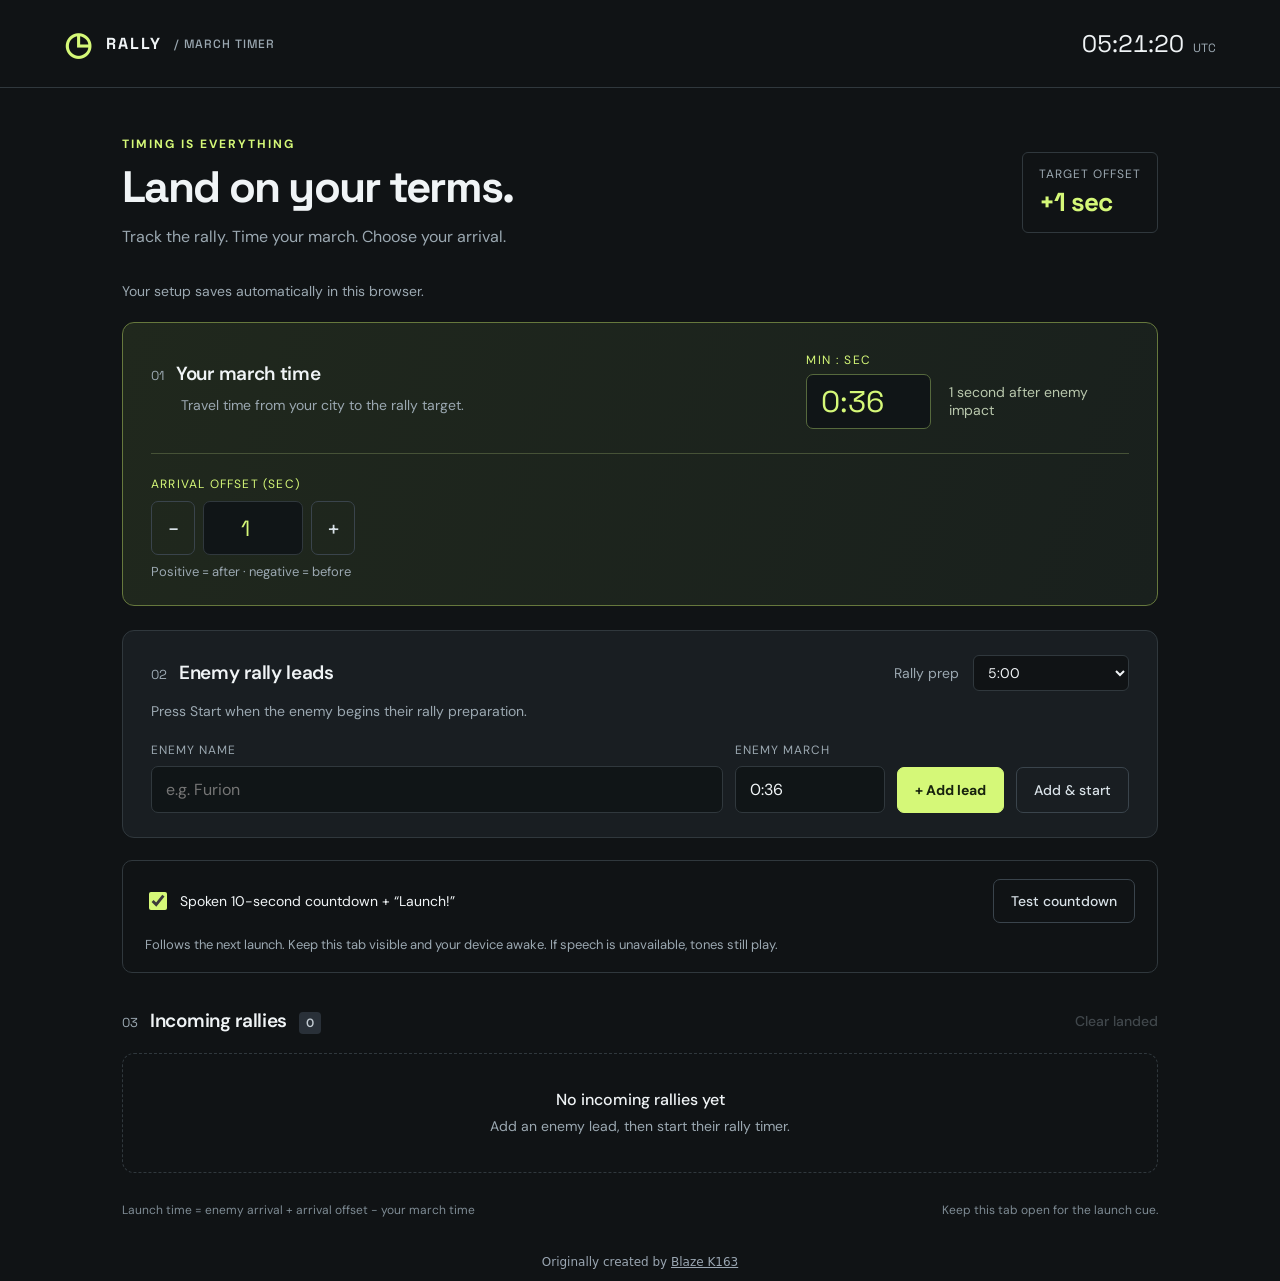
<file: reinforcement/index.html>
<!doctype html>
<html lang="en"><head><meta charset="utf-8"><meta name="viewport" content="width=device-width,initial-scale=1"><link rel="icon" href="data:image/svg+xml,%3Csvg xmlns='http://www.w3.org/2000/svg' viewBox='0 0 32 32'%3E%3Crect width='32' height='32' rx='8' fill='%23191e22'/%3E%3Ccircle cx='16' cy='17' r='10' fill='none' stroke='%23d5f878' stroke-width='2'/%3E%3Cpath d='M16 10v7l5 3M12 3h8' fill='none' stroke='%23d5f878' stroke-width='2'/%3E%3C/svg%3E"><title>Rally — March Timer</title><meta name="description" content="Track enemy rallies and time your march to arrive at your chosen offset from enemy impact."><link rel="stylesheet" href="style.css"><script defer src="audio.js"></script><script defer src="app.js"></script><script defer src="save.js"></script></head>
<body><header><a class="brand" href="#"><span class="brand-icon">◷</span> RALLY <span class="brand-sub">/ MARCH TIMER</span></a><div class="clock"><span id="clock">00:00:00</span><small>UTC</small></div></header>
<main><div class="page-heading"><div><div class="eyebrow">TIMING IS EVERYTHING</div><h1>Land on your terms.</h1><p>Track the rally. Time your march. Choose your arrival.</p></div><span class="target-badge">TARGET OFFSET <b id="offset-badge">+1 sec</b></span></div>
<p id="save-status" class="hint" role="status">Your setup saves automatically in this browser.</p><section class="march-panel"><div><span class="section-index">01</span><h2>Your march time</h2><p>Travel time from your city to the rally target.</p></div><div class="march-input"><label for="my-march">MIN : SEC</label><div><input id="my-march" value="0:36" inputmode="numeric" aria-describedby="march-error"><span id="offset-summary">→ &nbsp; arrival +1s</span></div><small id="march-error" role="alert"></small></div><div class="offset-input"><label for="arrival-offset">ARRIVAL OFFSET (SEC)</label><div class="offset-controls"><button type="button" id="offset-minus" aria-label="Decrease arrival offset by one second">−</button><input id="arrival-offset" type="number" min="-3600" max="3600" step="1" value="1" aria-describedby="offset-help offset-error"><button type="button" id="offset-plus" aria-label="Increase arrival offset by one second">+</button></div><small id="offset-help">Positive = after · negative = before</small><small id="offset-error" role="alert"></small></div></section>
<section class="panel"><div class="section-heading"><div><span class="section-index">02</span><h2>Enemy rally leads</h2></div><label class="prep-label">Rally prep <select id="prep"><option value="300">5:00</option><option value="60">1:00</option><option value="600">10:00</option><option value="0">Already marching</option></select></label></div><p class="hint">Press Start when the enemy begins their rally preparation.</p><div id="leads"></div><form id="add-form"><label>ENEMY NAME<input id="enemy-name" placeholder="e.g. Furion" maxlength="40" required></label><label>ENEMY MARCH<input id="enemy-march" value="0:36" placeholder="0:36" inputmode="numeric" required></label><button class="primary" type="submit">+ Add lead</button><button type="button" id="add-start">Add & start</button></form><p class="form-error" id="form-error" role="alert"></p></section>
<div class="audio-controls"><label><input type="checkbox" id="audio-enabled" checked> Spoken 10-second countdown + “Launch!”</label><button id="test-audio" type="button">Test countdown</button><small>Follows the next launch. Keep this tab visible and your device awake. If speech is unavailable, tones still play.</small></div>
<section class="incoming-section"><div class="section-heading"><div><span class="section-index">03</span><h2>Incoming rallies <span id="count" class="count">0</span></h2></div><button id="clear" class="text-button">Clear landed</button></div><div id="incoming"></div></section>
<footer><span>Launch time = enemy arrival + arrival offset − your march time</span><span>Keep this tab open for the launch cue.</span></footer></main><div id="announcement" class="sr-only" role="status" aria-live="assertive"></div><div class="creator-credit" style="text-align:center;padding:12px 8px;color:#9aa6b2;font:12px system-ui,sans-serif">Originally created by <a href="https://github.com/Cblaze401/kingshot-rally-tools-community" target="_blank" rel="noopener noreferrer" style="color:inherit;text-decoration:underline">Blaze K163</a></div></body></html>
</file>
<file: tabs.css>
:root{color-scheme:dark;font:16px/1.4 system-ui,sans-serif;background:#101923;color:#eef5fa}*{box-sizing:border-box}body{margin:0}.tools-header{min-height:80px;padding:14px 4%;display:flex;align-items:center;gap:24px;justify-content:space-between;border-bottom:1px solid #344555}.brand{font-size:17px;letter-spacing:2px;font-weight:750}.brand small{color:#aebdcc;display:block;font-size:11px;letter-spacing:2px}[role=tablist]{display:flex;gap:8px}[role=tab]{font:inherit;font-size:15px;font-weight:650;padding:12px 20px;color:#bfccd8;background:#192a38;border:1px solid #3b4c5e;border-radius:7px;cursor:pointer}[role=tab][aria-selected=true]{color:#09271e;background:#65e3bf;border-color:#65e3bf}[role=tab]:focus-visible{outline:2px solid white;outline-offset:3px}main{height:calc(100dvh - 80px)}[role=tabpanel],iframe{width:100%;height:100%;border:0;display:block}[hidden]{display:none!important}@media(max-width:600px){.tools-header{height:125px;flex-direction:column;gap:12px;align-items:stretch;padding:12px 4%}.brand{display:flex;align-items:center;gap:12px}.brand small{font-size:10px}[role=tablist]{width:100%}[role=tab]{flex:1;padding:10px 8px;font-size:14px}main{height:calc(100dvh - 125px)}}

/* Let the header grow naturally when three tools wrap on small screens. */
body{height:100dvh;display:flex;flex-direction:column;overflow:hidden}
.tools-header{flex:none}
main{flex:1;min-height:0;height:auto}
[role=tablist]{flex-wrap:wrap}
@media(max-width:800px){.tools-header{height:auto;flex-direction:column;gap:12px;align-items:stretch;padding:12px 4%}.brand{display:flex;align-items:center;gap:12px}.brand small{font-size:10px}[role=tablist]{width:100%}[role=tab]{flex:1;min-width:0;padding:10px 8px;font-size:13px}main{height:auto}}

@media(max-width:600px){[role=tablist]{display:grid;grid-template-columns:1fr 1fr}[role=tab]{width:100%}}
</file>
<file: map-builder/city-roster.css>
#city-roster{margin:20px 0;padding:20px;background:var(--surface);border:1px solid var(--line);border-radius:10px}#city-roster h2{font-size:20px}#city-roster p{margin:8px 0;color:var(--muted);font-size:12px}.city-toolbar{display:flex;gap:8px;flex-wrap:wrap;margin:12px 0}.city-toolbar input,.city-toolbar select{width:auto;flex:1;min-width:150px}.city-fields{display:grid;grid-template-columns:repeat(4,minmax(0,1fr));gap:10px}.city-fields label{font-size:12px}.city-fields input{margin-top:4px}.city-scroll{overflow:auto;max-height:430px}#city-roster table{table-layout:auto;min-width:800px}#city-roster th,#city-roster td{padding:10px;text-align:left;white-space:nowrap;font-size:12px;letter-spacing:0}#city-roster th:first-child{width:auto}#city-status{min-height:36px}#city-roster fieldset{border:0;padding:0;margin:0;min-width:0}#city-roster .city-active{background:var(--accent-bg)}@media(max-width:600px){.city-fields{grid-template-columns:1fr 1fr}#city-roster{padding:14px}.city-toolbar .button{flex:1}}
</file>
<file: map-builder/map-builder.css>
.workspace{display:block}.controls{display:block;border:1px solid var(--line);border-radius:10px;background:var(--surface);margin-bottom:20px}.controls>:not(.town-section){display:none!important}.controls .town-section{border:0!important;padding:18px 20px}.town-section .field-pair{max-width:420px}.town-section .section-heading{justify-content:flex-start}.town-section #example{display:none}.results{padding:0;display:block}.estimates-card,.support,#copy-fallback{display:none!important}#city-roster{margin-top:0}#battle-map{margin-top:20px}.map-mode [data-map-mode="custom"],button[data-map-mode="custom"]{display:none!important}.intro{padding:25px 0}.app{max-width:1400px}.coordinate-readout{max-width:420px}@media(max-width:740px){.workspace{display:block}.controls{display:block}.results{padding:0}.controls .town-section{border:0!important}}
</file>
<file: march-command/style.css>
:root{color-scheme:dark;font:16px/1.5 system-ui,sans-serif;color:#e6edf4;background:#0b1118;--line:#283442;--muted:#9aabba;--accent:#65e3bf}*{box-sizing:border-box}body{margin:0}header{height:90px;border-bottom:1px solid var(--line);padding:0 4%;display:flex;align-items:center;justify-content:space-between;background:#101923}.brand{display:flex;gap:14px;align-items:center;font-weight:750;letter-spacing:2px}.brand small{display:block;color:var(--muted);font-size:12px;letter-spacing:2px;margin-top:4px}.mark{font-size:28px;color:var(--accent);border:1px solid #45675f;padding:3px 14px;transform:skew(-8deg)}.badge,.eyebrow{font-size:12px;letter-spacing:2px;color:var(--accent)}main{max-width:1560px;margin:auto;padding:32px 4%}.heading{display:flex;justify-content:space-between;align-items:center;gap:20px;margin-bottom:26px}h1{font-size:clamp(25px,3vw,37px);letter-spacing:-1px;margin:5px 0}h2{font-size:19px;margin:0}button,input,select,textarea{font:inherit}button{border:1px solid #3b4c5e;color:#dce7f0;background:#1a2938;border-radius:7px;padding:9px 14px;cursor:pointer;font-size:14px;font-weight:600}button:hover{background:#263d4c;border-color:#65e3bf}button:focus-visible,input:focus-visible,select:focus-visible,textarea:focus-visible{outline:2px solid var(--accent);outline-offset:2px}button.primary{background:var(--accent);border-color:var(--accent);color:#09271e;padding:13px 20px}button.danger{color:#ffaaa9}input,select,textarea{border:1px solid #344555;border-radius:6px;color:#eef5fa;background:#0c151e;padding:9px;width:100%;min-width:0}input[type=checkbox]{width:18px;height:18px;accent-color:var(--accent);flex-shrink:0}label{display:block;font-size:14px;color:#aebdcc}label input,label select{margin-top:6px}.settings{display:grid;grid-template-columns:1fr 1fr 1fr 1.4fr;gap:24px;padding:22px;background:#14232c;border:1px solid #2d494d;border-radius:10px;margin-bottom:24px}.settings p{font-size:13px;color:#b2c5cf;margin:0;align-self:center}.workspace{display:grid;grid-template-columns:370px minmax(0,1fr);gap:24px}.panel{background:#111c27;border:1px solid var(--line);border-radius:10px;padding:22px;margin-bottom:24px}.sectionhead{display:flex;align-items:center;justify-content:space-between;gap:12px;margin-bottom:18px}.muted{font-size:14px;color:var(--muted);margin:6px 0 14px}.sectionhead .muted{margin-bottom:0}.step{color:#5d7b90;font:24px monospace}.hint{font-size:13px;color:var(--muted);margin:10px 0;white-space:pre-line}.wide{width:100%;margin-top:10px}textarea{resize:vertical;margin-top:14px;line-height:1.8;font-family:monospace}.toolbar{display:flex;gap:5px;flex-wrap:wrap;margin:16px 0}.toolbar button{font-size:12px;padding:6px 9px}.player{padding:14px 0;border-top:1px solid var(--line)}.player-top{display:flex;align-items:center;gap:9px}.player-top input[type=text]{font-weight:650}.player-bottom{display:grid;grid-template-columns:1fr 1fr;gap:10px;margin:8px 0 0 27px}.player-bottom input,.player-bottom select{font-size:14px}.player button{padding:5px 8px}.off{opacity:.55}.group{border-left:3px solid var(--accent);background:#172632;border-radius:5px;padding:16px;margin-bottom:12px}.group-top{display:flex;gap:10px;align-items:center}.group-top input[type=text]{font-weight:650;background:transparent;border-color:transparent}.group-settings{display:grid;grid-template-columns:1.4fr 1fr 1fr;gap:12px;margin-top:12px}.group .tools{display:flex;gap:5px}.group .tools button{padding:5px 9px}.pill{font-size:12px;color:var(--accent);border:1px solid #31544e;background:#162f2d;border-radius:20px;padding:4px 9px;white-space:nowrap}.tablewrap{overflow:auto}table{width:100%;border-collapse:collapse;font-size:14px}th{text-align:left;color:var(--muted);font-size:12px;font-weight:500;padding:12px 10px;border-bottom:1px solid #476072;white-space:nowrap}td{padding:17px 10px;border-bottom:1px solid var(--line);font-variant-numeric:tabular-nums;white-space:nowrap}td:nth-child(3){color:var(--accent);font-weight:700}td small{display:block;color:var(--muted);font-size:12px;font-weight:400}#error{color:#ffb2a8;font-size:14px}#toast{position:fixed;bottom:24px;left:50%;transform:translateX(-50%);background:#c7faeb;color:#113329;padding:12px 24px;border-radius:8px;display:none;box-shadow:0 8px 30px #0008}@media(max-width:1100px){.workspace{grid-template-columns:320px minmax(0,1fr)}.settings{grid-template-columns:1fr 1fr}.group-settings{grid-template-columns:1fr}.panel{padding:16px}}@media(max-width:760px){header{height:75px}.badge{display:none}.workspace{grid-template-columns:1fr}.heading{align-items:flex-start;flex-direction:column}.settings{gap:15px}.settings p{grid-column:1/-1}main{padding:24px 4%}.group-top{flex-wrap:wrap}.group-top input[type=text]{flex:1;width:50%}.brand{font-size:14px}}
.pet{display:flex;align-items:center;gap:8px;margin:10px 0 0 27px;color:#c0e8dd}.pet input{margin:0}.pet .hint{margin:0 0 0 auto}button:disabled{opacity:.4;cursor:default}

.countdownbar{display:flex;align-items:center;justify-content:space-between;gap:16px;padding:18px 22px;border:1px solid #31544e;border-radius:10px;background:#122b29;margin-bottom:24px}#countdown{font-size:20px;font-weight:650;margin-top:5px;font-variant-numeric:tabular-nums}.settings strong{display:block;margin:10px 0;font-size:20px}

.settings{grid-template-columns:1fr 1fr 1.4fr}@media(max-width:760px){.settings{grid-template-columns:1fr 1fr}}
[hidden]{display:none!important}

.pet{flex-wrap:wrap}.pet .hint{flex-basis:100%;margin-left:26px;overflow-wrap:anywhere}
.preset-fields{display:grid;grid-template-columns:minmax(0,1fr) minmax(0,1fr);gap:16px}.preset-actions button{min-height:40px;padding:9px 14px;font-size:14px}.presets .hint{overflow-wrap:anywhere}@media(max-width:600px){.preset-fields{grid-template-columns:1fr}.preset-actions{gap:8px}.preset-actions button{flex:1 0 auto}}
</file>
<file: march-command/caller-map.css>
.caller-map svg{display:block;width:100%;max-width:650px;margin:20px auto;background:#0b151e;border:1px solid #344555;border-radius:8px;aspect-ratio:1}.caller-map a{color:var(--accent)}.caller-map svg text{font-family:system-ui,sans-serif;paint-order:stroke;stroke:#0b151e;stroke-width:3px;stroke-linejoin:round}.caller-map .preset-fields{align-items:end}

html[data-workspace-view="command"] .caller-map{display:none}
html[data-workspace-view="map"] body>header{display:none}
html[data-workspace-view="map"] main>:not(.caller-map):not(#toast){display:none}
html[data-workspace-view="map"] .caller-map{display:block;max-width:1100px;margin:0 auto}
</file>
<file: march-command/drag-order.css>
.order-handle{touch-action:none;cursor:grab;flex:none;min-width:36px;min-height:38px;padding:4px!important;font-size:23px!important;user-select:none}.order-handle:active{cursor:grabbing}.order-dragging{opacity:.6}.order-before{box-shadow:0 -4px 0 #65e3bf!important}.order-after{box-shadow:0 4px 0 #65e3bf!important}.player-top,.group-top{min-width:0}.player-top input[type=text],.group-top input[type=text]{min-width:0}
</file>
<file: reinforcement/style.css>
@import url('https://fonts.googleapis.com/css2?family=DM+Sans:wght@400;500;600;700&family=Space+Grotesk:wght@400;500;600;700&display=swap');
:root{color-scheme:dark;--bg:#101315;--panel:#191e22;--line:#30383d;--muted:#9ba8b1;--text:#f0f4f6;--lime:#d5f878;--blue:#87bcff}*{box-sizing:border-box}body{margin:0;background:var(--bg);color:var(--text);font-family:'DM Sans',sans-serif;font-size:16px}header{height:88px;border-bottom:1px solid var(--line);display:flex;align-items:center;justify-content:space-between;padding:0 5vw}.brand{display:flex;align-items:center;gap:12px;font-family:'Space Grotesk',sans-serif;font-weight:700;letter-spacing:2px;color:var(--text);text-decoration:none}.brand-icon{font-size:32px;color:var(--lime)}.brand-sub{font-size:12px;letter-spacing:1px;color:var(--muted);font-weight:500}.clock{display:flex;align-items:baseline;gap:9px;font-family:'Space Grotesk',sans-serif;font-size:24px;font-variant-numeric:tabular-nums}.clock small{font-size:12px;color:var(--muted)}main{max-width:1100px;margin:auto;padding:48px 32px 24px}.page-heading{display:flex;justify-content:space-between;align-items:center;margin-bottom:32px}.eyebrow{font-size:12px;letter-spacing:2px;color:var(--lime);font-weight:700}h1{font-family:'Space Grotesk',sans-serif;font-size:44px;letter-spacing:-1.7px;line-height:1.15;margin:10px 0 12px}p{color:var(--muted);margin:0;line-height:1.5}.target-badge{font-size:12px;color:var(--muted);border:1px solid var(--line);border-radius:6px;padding:13px 16px;letter-spacing:1px}.target-badge b{display:block;color:var(--lime);font-family:'Space Grotesk',sans-serif;font-size:26px;letter-spacing:-1px;margin-top:3px}.march-panel{border:1px solid #66783d;background:linear-gradient(110deg,#20281d,#19201d);border-radius:12px;padding:25px 28px;display:flex;justify-content:space-between;align-items:center;margin-bottom:24px}.section-index{font-family:'Space Grotesk',sans-serif;color:var(--muted);font-size:13px;margin-right:12px;display:inline-block}h2{display:inline;font-size:19px;letter-spacing:-.3px;font-weight:600}.march-panel p{font-size:14px;margin:9px 0 0 30px}.march-input label{font-size:12px;color:var(--lime);letter-spacing:1.5px}.march-input>div{display:flex;align-items:center;gap:18px;margin-top:5px}.march-input input{width:125px;font-family:'Space Grotesk';font-size:30px;padding:7px 14px;color:var(--lime);border-color:#56693d}.march-input span{font-size:14px;color:#b9c8ad}.march-input small{color:#ffa39b;display:block;max-width:290px}.panel{padding:24px 28px;background:var(--panel);border:1px solid var(--line);border-radius:12px}.section-heading{display:flex;align-items:center;justify-content:space-between;gap:12px}.prep-label{font-size:14px;color:var(--muted)}select{padding:7px 10px;border:1px solid var(--line);border-radius:6px;background:var(--bg);color:var(--text);margin-left:10px;font:inherit}.hint{font-size:14px;margin:10px 0 20px}input{background:#101517;border:1px solid var(--line);color:var(--text);border-radius:7px;padding:12px 14px;font:inherit;min-width:0;outline:none}input:focus,select:focus{border-color:var(--lime);outline:2px solid #d5f87822}button{border:1px solid #3a444c;background:transparent;border-radius:7px;padding:12px 17px;color:#d9e2e8;font:inherit;font-size:14px;font-weight:500;cursor:pointer;white-space:nowrap}button:hover{background:#ffffff0c;border-color:#77838b}button:focus-visible{outline:2px solid var(--lime);outline-offset:3px}button.primary{background:var(--lime);border-color:var(--lime);color:#17220d;font-weight:700}button.primary:hover{background:#e2ff9b}button:disabled{opacity:.35;cursor:default}form{display:grid;grid-template-columns:1fr 150px auto auto;gap:12px;align-items:end;margin-top:16px}form label{font-size:12px;color:var(--muted);letter-spacing:1px}form input{display:block;width:100%;margin-top:8px;letter-spacing:0;font-size:16px}form button{height:46px}.form-error{color:#ffa39b;font-size:14px}.form-error:not(:empty){margin-top:12px}.lead{display:flex;align-items:center;gap:10px;padding:14px 16px;border:1px solid var(--line);background:#14191c;border-radius:8px;margin-bottom:9px}.lead-name{flex:1;min-width:0;overflow-wrap:anywhere;font-weight:600}.lead-name small{display:block;color:var(--muted);font-size:13px;font-weight:400;margin-top:4px}.lead input{width:92px;padding:9px;font-size:14px}.lead button{padding:9px 14px}.lead .remove,.remove{border:0;color:var(--muted);font-size:20px;padding:7px 10px}.stop{color:#ffa39b}.incoming-section{margin-top:32px}.count{font-size:12px;display:inline-block;background:#293038;padding:3px 7px;border-radius:4px;margin-left:7px;color:#c2cbd2;vertical-align:middle}.text-button{border:0;color:var(--muted);padding:7px 0}.empty{border:1px dashed var(--line);border-radius:12px;text-align:center;padding:35px 16px;margin-top:16px}.empty strong{display:block;font-size:16px;font-weight:500;margin-bottom:6px}.empty p{font-size:14px}.arrival{border:1px solid var(--line);border-left:3px solid var(--blue);background:var(--panel);border-radius:10px;margin-top:16px;overflow:hidden}.arrival-top{padding:20px 23px;display:flex;justify-content:space-between;gap:20px;align-items:center}.enemy-title{font-size:18px;font-weight:600;overflow-wrap:anywhere}.enemy-meta{font-size:13px;color:var(--muted);margin-top:7px}.enemy-count{text-align:right;white-space:nowrap}.enemy-count strong{font-family:'Space Grotesk';font-size:28px;font-variant-numeric:tabular-nums}.enemy-count small{display:block;color:var(--blue);font-size:13px;margin-top:4px}.launch{background:#d5f87809;border-top:1px solid var(--line);padding:20px 23px;display:flex;align-items:center;justify-content:space-between;gap:18px}.launch-label{color:var(--lime);font-size:12px;letter-spacing:1.2px;font-weight:700}.launch-time{font-family:'Space Grotesk';font-size:44px;font-weight:600;line-height:1.15;letter-spacing:-1.5px;color:var(--lime);font-variant-numeric:tabular-nums;margin-top:4px}.launch-detail{font-size:14px;color:var(--muted);line-height:1.7;text-align:right}.launch-detail b{color:var(--text);font-weight:500}.adjustments{display:flex;gap:6px;padding:12px 23px;align-items:center;border-top:1px solid var(--line);flex-wrap:wrap}.adjustments span{font-size:12px;color:var(--muted);margin-right:auto}.adjustments button{padding:4px 10px;font-size:12px}.arrival.march-now{border-color:var(--lime);box-shadow:0 0 25px #d5f87815}.arrival.missed .launch-time,.arrival.missed .launch-label{color:#ffb987}.arrival.landed{opacity:.6}footer{display:flex;justify-content:space-between;gap:16px;color:#7e8b94;font-size:12px;margin-top:28px;line-height:1.5}.sr-only{position:absolute;width:1px;height:1px;padding:0;overflow:hidden;clip:rect(0,0,0,0)}@media(max-width:760px){header{height:70px;padding:0 20px}.brand-sub{display:none}main{padding:30px 18px}h1{font-size:34px}.target-badge{padding:10px;font-size:10px}.target-badge b{font-size:23px}.page-heading{gap:15px}.page-heading p{font-size:14px}.march-panel{align-items:flex-start;gap:22px;flex-direction:column;padding:22px}.march-input{margin-left:30px}.panel{padding:20px}.section-heading{flex-wrap:wrap}form{grid-template-columns:1fr 110px}form button{width:100%}.lead{flex-wrap:wrap}.lead-name{flex-basis:calc(100% - 120px)}.lead input{width:90px}.arrival-top,.launch{padding:18px}.launch-time{font-size:36px}.launch-detail{font-size:12px}.adjustments{padding:12px 18px}footer{flex-direction:column;gap:8px}.prep-label{font-size:12px}h2{font-size:17px}}

.march-panel{flex-wrap:wrap;gap:24px}.offset-input{flex:1 0 100%;border-top:1px solid #465237;padding-top:18px}.offset-input label{font-size:12px;letter-spacing:1.2px;color:var(--lime)}.offset-controls{display:flex;gap:8px;margin:8px 0}.offset-controls input{width:100px;text-align:center;font-size:22px;color:var(--lime);font-family:'Space Grotesk',sans-serif}.offset-controls button{width:44px;padding:8px;font-size:20px}.offset-input small{display:block;color:var(--muted);font-size:13px}#offset-error{color:#ffa39b}.march-input span{max-width:180px}.march-input{max-width:100%}@media(max-width:760px){.offset-input{width:100%}.march-input{margin-left:0}.march-input>div{flex-wrap:wrap}}

.audio-controls{display:flex;align-items:center;flex-wrap:wrap;gap:12px 20px;margin-top:22px;padding:18px 22px;border:1px solid var(--line);border-radius:10px}.audio-controls label{display:flex;align-items:center;gap:10px;flex:1;font-size:14px}.audio-controls input{accent-color:var(--lime);width:18px;height:18px;flex-shrink:0}.audio-controls small{flex-basis:100%;font-size:13px;color:var(--muted);line-height:1.5}

.enemy-count strong{display:block;font-size:36px;color:var(--blue);margin:4px 0}.enemy-count small{font-size:12px}.sync-help{font-size:13px;padding:0 23px 14px;line-height:1.5}.arrival-top{align-items:flex-start}.enemy-count{white-space:normal;min-width:155px}.adjustments span{font-size:14px}@media(max-width:480px){.arrival-top{flex-direction:column;gap:16px}.enemy-count{text-align:left}.sync-help{padding:0 18px 14px}}
</file>
